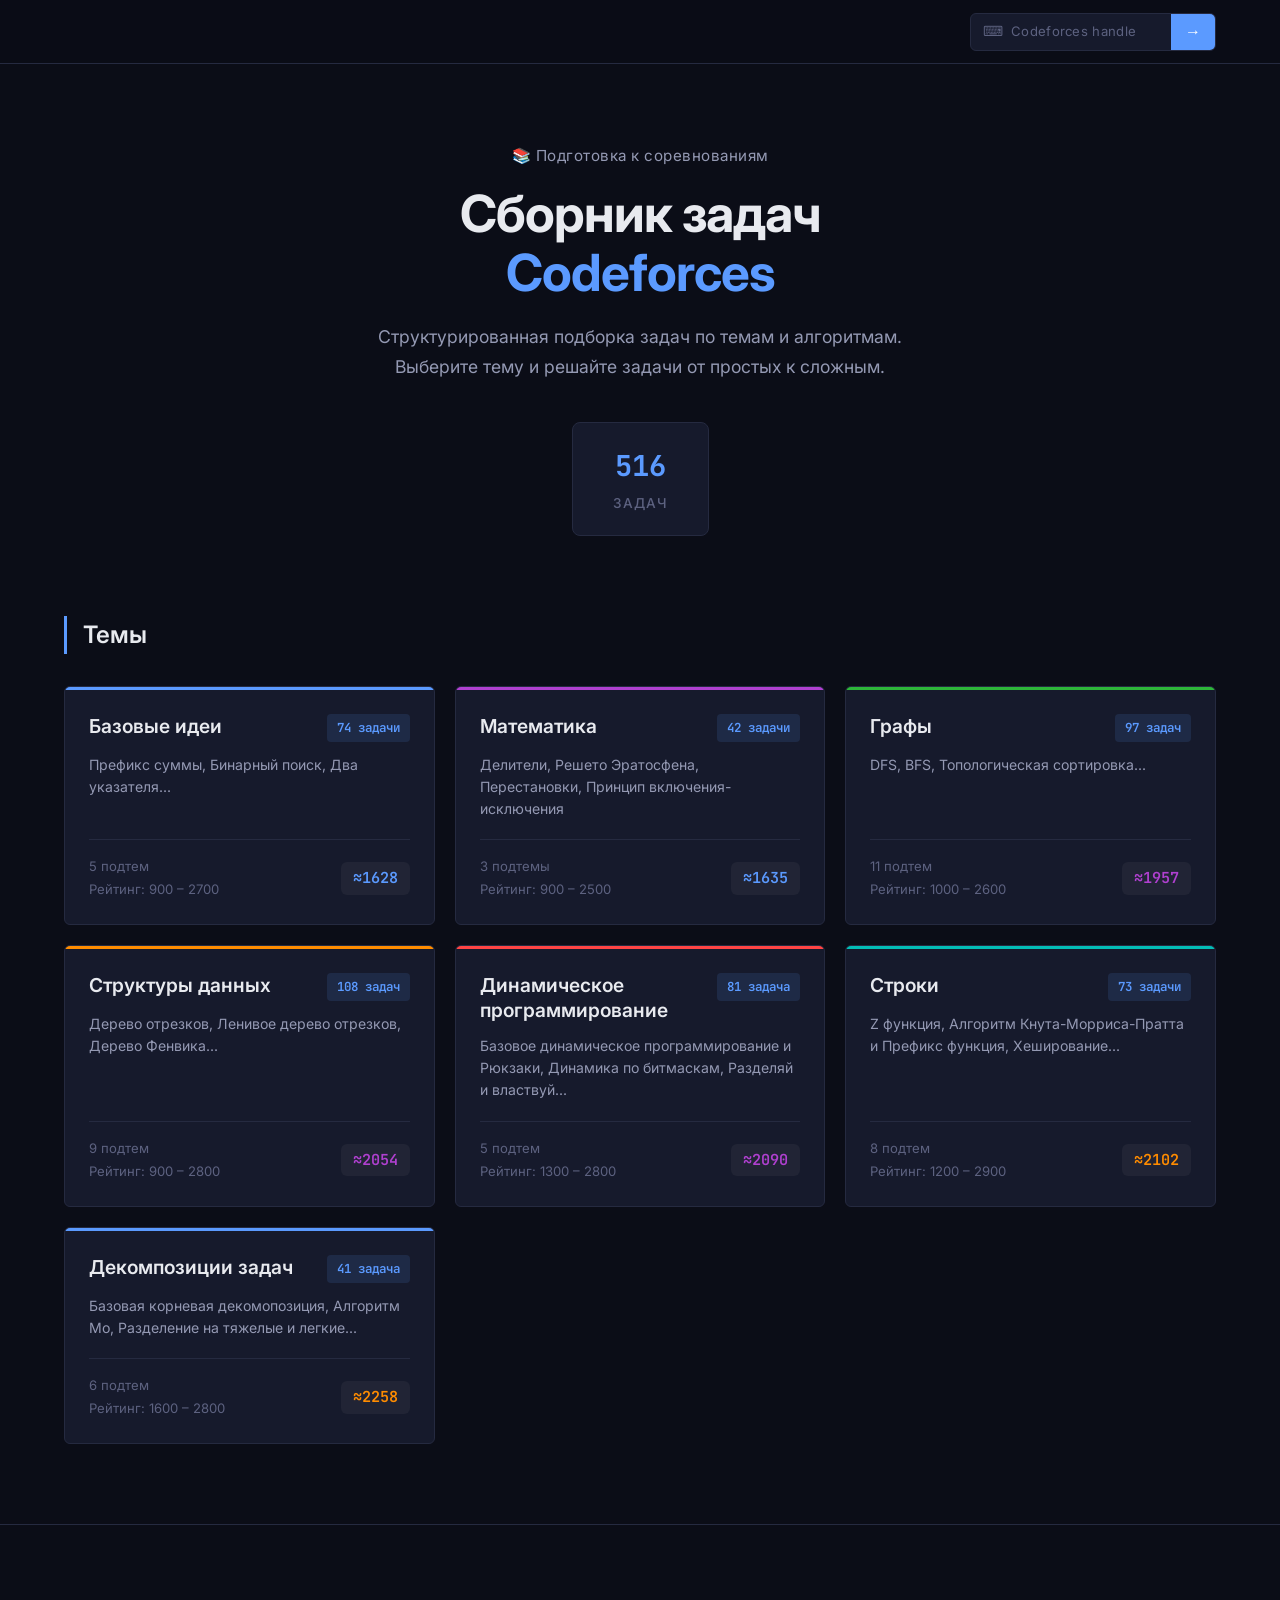
<file: index.html>
<!DOCTYPE html>
<html lang="ru">
<head>
    <meta charset="UTF-8">
    <meta name="viewport" content="width=device-width, initial-scale=1.0">
    <title>Сборник задач Codeforces</title>
    <link rel="stylesheet" href="style.css">
    <link rel="preconnect" href="https://fonts.googleapis.com">
    <link href="https://fonts.googleapis.com/css2?family=JetBrains+Mono:wght@400;500;600;700&family=Inter:wght@300;400;500;600;700&display=swap" rel="stylesheet">
</head>
<body>
    <header class="header">
        <div class="container header-inner">

            <div class="handle-widget">
                <div class="handle-input-wrap">
                    <span class="handle-icon">⌨</span>
                    <input
                        type="text"
                        id="handleInput"
                        class="handle-input"
                        placeholder="Codeforces handle"
                        autocomplete="off"
                        spellcheck="false"
                    >
                    <button class="handle-btn" id="handleSubmit" title="Загрузить">→</button>
                    <button class="handle-clear" id="handleClear" title="Сменить handle">✕</button>
                </div>
            </div>
        </div>
    </header>

    <main>
        <section class="hero">
            <div class="container">
                <p class="hero-eyebrow">📚 Подготовка к соревнованиям</p>
                <h1 class="hero-title">Сборник задач<br><span class="gradient-text">Codeforces</span></h1>
                <p class="hero-desc">Структурированная подборка задач по темам и алгоритмам.<br>Выберите тему и решайте задачи от простых к сложным.</p>
                <div class="stats">
                    <div class="stat-item">
                        <span class="stat-number" id="stat-tasks">516</span>
                        <span class="stat-label">Задач</span>
                    </div>
                </div>
            </div>
        </section>

        <section class="themes-section">
            <div class="container">
                <h2 class="section-title">Темы</h2>
                <div class="themes-grid">
                    <!-- THEMES_START -->
<a href="themes/bazovye-idei.html" class="theme-card" style="--card-accent: #5b9aff" data-urls='["https://codeforces.com/contest/2158/problem/C", "https://codeforces.com/problemset/problem/474/B", "https://codeforces.com/contest/1832/problem/B", "https://codeforces.com/problemset/problem/877/B", "https://codeforces.com/contest/2152/problem/C", "https://codeforces.com/problemset/problem/363/B", "https://codeforces.com/contest/1807/problem/D", "codeforces.com/contest/433/problem/B", "https://codeforces.com/problemset/problem/2169/C", "https://codeforces.com/contest/1119/problem/B", "https://codeforces.com/problemset/problem/1862/D", "https://codeforces.com/contest/1201/problem/C", "https://codeforces.com/problemset/problem/1701/C", "https://codeforces.com/problemset/problem/1612/C", "https://codeforces.com/problemset/problem/1907/D", "https://codeforces.com/problemset/problem/1221/C", "https://codeforces.com/contest/2162/problem/D", "https://codeforces.com/problemset/problem/1703/F", "https://codeforces.com/contest/600/problem/B", "https://codeforces.com/contest/2203/problem/C", "https://codeforces.com/contest/2170/problem/C", "https://codeforces.com/problemset/problem/348/A", "https://codeforces.com/problemset/problem/1538/F", "https://codeforces.com/contest/2014/problem/C", "https://codeforces.com/contest/2020/problem/B", "https://codeforces.com/contest/1996/problem/F", "https://codeforces.com/problemset/problem/2000/D", "https://codeforces.com/problemset/problem/1538/C", "https://codeforces.com/contest/702/problem/C", "https://codeforces.com/problemset/problem/1475/D", "https://codeforces.com/contest/2170/problem/C", "https://codeforces.com/problemset/problem/701/C", "https://codeforces.com/problemset/problem/1006/C", "https://codeforces.com/problemset/problem/2149/E", "https://codeforces.com/problemset/problem/2112/C", "https://codeforces.com/problemset/problem/2148/E", "https://codeforces.com/contest/1777/problem/C", "https://codeforces.com/problemset/problem/715/B", "https://codeforces.com/contest/2132/problem/E", "https://codeforces.com/problemset/problem/1538/G", "https://codeforces.com/problemset/problem/439/D", "https://codeforces.com/contest/1999/problem/G2", "https://codeforces.com/problemset/problem/578/C", "https://codeforces.com/problemset/problem/1848/D", "https://codeforces.com/problemset/problem/1059/D", "https://codeforces.com/contest/1355/problem/E", "https://codeforces.com/contest/626/problem/E", "https://codeforces.com/problemset/problem/1538/G", "https://codeforces.com/contest/1928/problem/D", "https://codeforces.com/contest/2109/problem/C1", "https://codeforces.com/problemset/problem/1355/F", "https://codeforces.com/problemset/problem/1061/F", "https://codeforces.com/contest/1807/problem/E", "https://codeforces.com/problemset/problem/1486/C1", "https://codeforces.com/problemset/problem/679/A", "https://codeforces.com/problemset/problem/1621/C", "https://codeforces.com/problemset/problem/1207/E", "https://codeforces.com/problemset/problem/1583/D", "https://codeforces.com/problemset/problem/1780/D", "https://codeforces.com/contest/2162/problem/D", "https://codeforces.com/contest/2133/problem/C", "https://codeforces.com/contest/2209/problem/C", "https://codeforces.com/contest/1534/problem/D", "https://codeforces.com/problemset/problem/1282/D", "https://codeforces.com/problemset/problem/1407/C", "https://codeforces.com/problemset/problem/1451/E1", "https://codeforces.com/problemset/problem/1364/E", "https://codeforces.com/problemset/problem/1556/D", "https://codeforces.com/contest/1999/problem/G1", "https://codeforces.com/contest/2160/problem/D", "https://codeforces.com/contest/2156/problem/D", "https://codeforces.com/problemset/problem/1104/D", "https://codeforces.com/problemset/problem/1114/E", "https://codeforces.com/problemset/problem/1779/E"]'>
    <div class="theme-card-accent"></div>
    <div class="theme-card-body">
        <div class="theme-card-header">
            <h3 class="theme-card-title">Базовые идеи</h3>
            <span class="theme-card-badge">74 задачи</span>
        </div>
        <p class="theme-card-subtags">Префикс суммы, Бинарный поиск, Два указателя...</p>
        <div class="theme-card-footer">
            <div class="theme-card-meta">
                <span>5 подтем</span>
                <span>Рейтинг: 900 – 2700</span>
            </div>
            <span class="theme-card-avg rating-expert">≈1628</span>
        </div>
    </div>
</a>
<a href="themes/matematika.html" class="theme-card" style="--card-accent: #b040d0" data-urls='["https://codeforces.com/contest/1529/problem/D", "https://codeforces.com/contest/450/problem/E", "https://codeforces.com/contest/2203/problem/D", "https://codeforces.com/contest/803/problem/F", "https://codeforces.com/contest/1499/problem/D", "https://codeforces.com/problemset/problem/2173/C", "https://codeforces.com/problemset/problem/230/B", "https://codeforces.com/problemset/problem/17/A", "https://codeforces.com/contest/154/problem/B", "https://codeforces.com/contest/546/problem/D", "https://codeforces.com/contest/222/problem/C", "https://codeforces.com/contest/1649/problem/D", "https://codeforces.com/contest/1561/problem/D2", "https://codeforces.com/contest/1225/problem/D", "https://codeforces.com/contest/1349/problem/A", "https://codeforces.com/contest/1154/problem/G", "https://codeforces.com/contest/776/problem/B", "https://codeforces.com/problemset/problem/1850/F", "https://codeforces.com/contest/2091/problem/E", "https://codeforces.com/contest/2154/problem/C1", "https://codeforces.com/contest/2167/problem/D", "https://codeforces.com/problemset/problem/2044/E", "https://codeforces.com/contest/987/problem/E", "https://codeforces.com/contest/2033/problem/E", "https://codeforces.com/contest/1768/problem/D", "https://codeforces.com/problemset/problem/1327/D", "https://codeforces.com/contest/612/problem/E", "https://codeforces.com/problemset/problem/1591/D", "https://codeforces.com/contest/911/problem/D", "https://codeforces.com/contest/300/problem/C", "https://codeforces.com/problemset/problem/1771/A", "https://codeforces.com/contest/2182/problem/C", "https://codeforces.com/problemset/problem/1957/C", "https://codeforces.com/contest/1475/problem/E", "https://codeforces.com/problemset/problem/2146/B", "https://codeforces.com/contest/1879/problem/C", "https://codeforces.com/contest/2163/problem/C", "https://codeforces.com/contest/2182/problem/D", "https://codeforces.com/problemset/problem/407/C", "https://codeforces.com/contest/2037/problem/G", "https://codeforces.com/contest/1750/problem/D", "https://codeforces.com/contest/2125/problem/C"]'>
    <div class="theme-card-accent"></div>
    <div class="theme-card-body">
        <div class="theme-card-header">
            <h3 class="theme-card-title">Математика</h3>
            <span class="theme-card-badge">42 задачи</span>
        </div>
        <p class="theme-card-subtags">Делители, Решето Эратосфена, Перестановки, Принцип включения-исключения</p>
        <div class="theme-card-footer">
            <div class="theme-card-meta">
                <span>3 подтемы</span>
                <span>Рейтинг: 900 – 2500</span>
            </div>
            <span class="theme-card-avg rating-expert">≈1635</span>
        </div>
    </div>
</a>
<a href="themes/grafy.html" class="theme-card" style="--card-accent: #2db539" data-urls='["https://codeforces.com/contest/1093/problem/D", "https://codeforces.com/problemset/problem/1176/E", "https://codeforces.com/contest/1144/problem/F", "https://codeforces.com/contest/841/problem/D", "https://codeforces.com/contest/1805/problem/D", "https://codeforces.com/contest/378/problem/C", "https://codeforces.com/contest/862/problem/B", "https://codeforces.com/contest/813/problem/C", "https://codeforces.com/contest/24/problem/A", "https://codeforces.com/contest/727/problem/A", "https://codeforces.com/problemset/problem/580/C", "https://codeforces.com/contest/638/problem/C", "https://codeforces.com/contest/1676/problem/G", "https://codeforces.com/contest/242/problem/C", "https://codeforces.com/contest/769/problem/C", "https://codeforces.com/problemset/problem/1661/B", "https://codeforces.com/contest/1941/problem/D", "https://codeforces.com/contest/796/problem/D", "https://codeforces.com/contest/1037/problem/D", "https://codeforces.com/contest/1651/problem/D", "https://codeforces.com/contest/35/problem/C", "https://codeforces.com/contest/1272/problem/E", "https://codeforces.com/contest/1775/problem/D", "https://codeforces.com/problemset/problem/187/C", "https://codeforces.com/problemset/problem/510/C", "https://codeforces.com/problemset/problem/1931/F", "https://codeforces.com/contest/1385/problem/E", "https://codeforces.com/problemset/problem/2143/C", "https://codeforces.com/contest/427/problem/C", "https://codeforces.com/contest/999/problem/E", "https://codeforces.com/contest/505/problem/D", "https://codeforces.com/contest/22/problem/E", "https://codeforces.com/contest/894/problem/E", "https://codeforces.com/contest/1239/problem/D", "https://codeforces.com/contest/781/problem/C", "https://codeforces.com/contest/1891/problem/F", "https://codeforces.com/contest/916/problem/E", "https://codeforces.com/problemset/problem/620/E", "https://codeforces.com/contest/208/problem/E", "https://codeforces.com/problemset/problem/343/D", "https://codeforces.com/problemset/problem/877/E", "https://codeforces.com/contest/1916/problem/E", "https://codeforces.com/contest/508/problem/D", "https://codeforces.com/contest/723/problem/E", "https://codeforces.com/contest/2110/problem/E", "https://codeforces.com/problemset/problem/21/D", "https://codeforces.com/contest/1361/problem/C", "https://codeforces.com/contest/1981/problem/D", "https://codeforces.com/problemset/problem/788/B", "https://codeforces.com/contest/1634/problem/E", "https://codeforces.com/problemset/problem/652/E", "https://codeforces.com/contest/732/problem/F", "https://codeforces.com/contest/2132/problem/F", "https://codeforces.com/contest/1986/problem/F", "https://codeforces.com/problemset/problem/1000/E", "https://codeforces.com/problemset/problem/567/E", "https://codeforces.com/problemset/problem/59/E", "https://codeforces.com/problemset/problem/449/B", "https://codeforces.com/contest/2024/problem/D", "https://codeforces.com/problemset/problem/1433/G", "https://codeforces.com/contest/1810/problem/E", "https://codeforces.com/contest/2059/problem/D", "https://codeforces.com/problemset/problem/1473/E", "https://codeforces.com/problemset/problem/20/C", "https://codeforces.com/contest/1846/problem/G", "https://codeforces.com/contest/1915/problem/G", "https://codeforces.com/contest/2014/problem/E", "https://codeforces.com/problemset/problem/295/B", "https://codeforces.com/contest/25/problem/C", "https://codeforces.com/contest/33/problem/B", "https://codeforces.com/contest/2044/problem/G1", "https://codeforces.com/contest/1454/problem/E", "https://codeforces.com/contest/263/problem/D", "https://codeforces.com/contest/1635/problem/E", "https://codeforces.com/contest/1971/problem/H", "https://codeforces.com/contest/776/problem/D", "https://codeforces.com/contest/1475/problem/F", "https://codeforces.com/problemset/problem/1844/E", "https://codeforces.com/contest/1903/problem/F", "https://codeforces.com/problemset/problem/959/E", "https://codeforces.com/contest/1981/problem/E", "https://codeforces.com/contest/1095/problem/F", "https://codeforces.com/contest/1108/problem/F", "https://codeforces.com/problemset/problem/1408/E", "https://codeforces.com/contest/125/problem/E", "https://codeforces.com/contest/76/problem/A", "https://codeforces.com/problemset/problem/1857/G", "https://codeforces.com/problemset/problem/1513/D", "https://codeforces.com/contest/609/problem/E", "https://codeforces.com/contest/160/problem/D", "https://codeforces.com/problemset/problem/891/C", "https://codeforces.com/problemset/problem/744/A", "https://codeforces.com/contest/1213/problem/G", "https://codeforces.com/contest/1624/problem/G", "https://codeforces.com/contest/598/problem/D", "https://codeforces.com/contest/472/problem/D", "https://codeforces.com/problemset/problem/32/C"]'>
    <div class="theme-card-accent"></div>
    <div class="theme-card-body">
        <div class="theme-card-header">
            <h3 class="theme-card-title">Графы</h3>
            <span class="theme-card-badge">97 задач</span>
        </div>
        <p class="theme-card-subtags">DFS, BFS, Топологическая сортировка...</p>
        <div class="theme-card-footer">
            <div class="theme-card-meta">
                <span>11 подтем</span>
                <span>Рейтинг: 1000 – 2600</span>
            </div>
            <span class="theme-card-avg rating-cm">≈1957</span>
        </div>
    </div>
</a>
<a href="themes/struktury-dannykh.html" class="theme-card" style="--card-accent: #ff8c00" data-urls='["https://codeforces.com/problemset/problem/1234/D", "https://codeforces.com/problemset/problem/339/D", "https://codeforces.com/contest/380/problem/C", "https://codeforces.com/contest/474/problem/F", "https://codeforces.com/contest/482/problem/B", "https://codeforces.com/contest/597/problem/C", "https://codeforces.com/problemset/problem/920/F", "https://codeforces.com/contest/396/problem/C", "https://codeforces.com/contest/301/problem/D", "https://codeforces.com/contest/383/problem/C", "https://codeforces.com/problemset/problem/914/D", "https://codeforces.com/contest/2000/problem/H", "https://codeforces.com/problemset/problem/2149/G", "https://codeforces.com/problemset/problem/1691/D", "https://codeforces.com/contest/2184/problem/G", "https://codeforces.com/contest/594/problem/D", "https://codeforces.com/contest/115/problem/E", "https://codeforces.com/contest/61/problem/E", "https://codeforces.com/contest/459/problem/D", "https://codeforces.com/contest/2185/problem/F", "https://codeforces.com/contest/145/problem/E", "https://codeforces.com/problemset/problem/242/E", "https://codeforces.com/problemset/problem/558/E", "https://codeforces.com/contest/1791/problem/F", "https://codeforces.com/contest/438/problem/D", "https://codeforces.com/problemset/problem/52/C", "https://codeforces.com/contest/516/problem/C", "https://codeforces.com/contest/1924/problem/B", "https://codeforces.com/contest/1916/problem/E", "https://codeforces.com/problemset/problem/343/D", "https://codeforces.com/contest/838/problem/B", "https://codeforces.com/contest/1179/problem/C", "https://codeforces.com/problemset/problem/817/F", "https://codeforces.com/contest/1555/problem/E", "https://codeforces.com/problemset/problem/1114/F", "https://codeforces.com/contest/446/problem/C", "https://codeforces.com/problemset/problem/1919/F1", "https://codeforces.com/contest/1132/problem/G", "https://codeforces.com/contest/2176/problem/E", "https://codeforces.com/contest/961/problem/E", "https://codeforces.com/contest/1788/problem/E", "https://codeforces.com/contest/2185/problem/H", "https://codeforces.com/contest/150/problem/B", "https://codeforces.com/contest/1559/problem/D1", "https://codeforces.com/problemset/problem/1167/C", "https://codeforces.com/contest/2184/problem/E", "https://codeforces.com/contest/468/problem/B", "https://codeforces.com/contest/1213/problem/G", "https://codeforces.com/contest/1624/problem/G", "https://codeforces.com/contest/766/problem/D", "https://codeforces.com/contest/915/problem/F", "https://codeforces.com/problemset/problem/990/G", "https://codeforces.com/contest/1559/problem/D2", "https://codeforces.com/contest/2117/problem/G", "https://codeforces.com/problemset/problem/187/C", "https://codeforces.com/contest/629/problem/E", "https://codeforces.com/contest/733/problem/F", "https://codeforces.com/contest/855/problem/D", "https://codeforces.com/contest/916/problem/E", "https://codeforces.com/contest/1843/problem/F2", "https://codeforces.com/contest/1175/problem/E", "https://codeforces.com/problemset/problem/2195/G", "https://codeforces.com/contest/372/problem/D", "https://codeforces.com/contest/1328/problem/E", "https://codeforces.com/contest/1702/problem/G2", "https://codeforces.com/contest/832/problem/D", "https://codeforces.com/contest/1142/problem/B", "https://codeforces.com/contest/208/problem/E", "https://codeforces.com/contest/191/problem/C", "https://codeforces.com/contest/466/problem/E", "https://codeforces.com/contest/519/problem/E", "https://codeforces.com/contest/587/problem/C", "https://codeforces.com/contest/609/problem/E", "https://codeforces.com/contest/2050/problem/F", "https://codeforces.com/problemset/problem/1878/E", "https://codeforces.com/contest/474/problem/F", "https://codeforces.com/contest/475/problem/D", "https://codeforces.com/problemset/problem/514/D", "https://codeforces.com/contest/675/problem/E", "https://codeforces.com/contest/863/problem/E", "https://codeforces.com/contest/1547/problem/F", "https://codeforces.com/contest/873/problem/E", "https://codeforces.com/contest/2069/problem/F", "https://codeforces.com/contest/2104/problem/G", "https://codeforces.com/contest/813/problem/F", "https://codeforces.com/contest/601/problem/E", "https://codeforces.com/contest/1386/problem/C", "https://codeforces.com/edu/course/2/lesson/7/3/practice/contest/289392/problem/C", "https://codeforces.com/contest/981/problem/E", "https://codeforces.com/contest/1140/problem/F", "https://codeforces.com/problemset/problem/1918/B", "https://codeforces.com/problemset/problem/1915/F", "https://codeforces.com/contest/1430/problem/E", "https://codeforces.com/contest/911/problem/D", "https://codeforces.com/contest/1526/problem/D", "https://codeforces.com/problemset/problem/5/C", "https://codeforces.com/problemset/problem/1726/C", "https://codeforces.com/problemset/problem/1023/C", "https://codeforces.com/contest/1153/problem/C", "https://codeforces.com/problemset/problem/612/C", "https://codeforces.com/problemset/problem/1837/D", "https://codeforces.com/contest/785/problem/D", "https://codeforces.com/problemset/problem/1015/F", "https://codeforces.com/problemset/problem/670/E", "https://codeforces.com/problemset/problem/223/A", "https://codeforces.com/contest/380/problem/C", "https://codeforces.com/contest/1976/problem/D", "https://codeforces.com/contest/2144/problem/F"]'>
    <div class="theme-card-accent"></div>
    <div class="theme-card-body">
        <div class="theme-card-header">
            <h3 class="theme-card-title">Структуры данных</h3>
            <span class="theme-card-badge">108 задач</span>
        </div>
        <p class="theme-card-subtags">Дерево отрезков, Ленивое дерево отрезков, Дерево Фенвика...</p>
        <div class="theme-card-footer">
            <div class="theme-card-meta">
                <span>9 подтем</span>
                <span>Рейтинг: 900 – 2800</span>
            </div>
            <span class="theme-card-avg rating-cm">≈2054</span>
        </div>
    </div>
</a>
<a href="themes/dinamicheskoe-programmirovanie.html" class="theme-card" style="--card-accent: #ff4444" data-urls='["https://codeforces.com/contest/148/problem/E", "https://codeforces.com/contest/1637/problem/D", "https://codeforces.com/contest/1077/problem/F1", "https://codeforces.com/contest/1216/problem/F", "https://codeforces.com/contest/2176/problem/D", "https://codeforces.com/problemset/problem/2075/D", "https://codeforces.com/contest/2166/problem/D", "https://codeforces.com/contest/2144/problem/E1", "https://codeforces.com/contest/1675/problem/G", "https://codeforces.com/contest/1078/problem/B", "https://codeforces.com/problemset/problem/1132/E", "https://codeforces.com/problemset/problem/698/A", "https://codeforces.com/problemset/problem/366/C", "https://codeforces.com/contest/2193/problem/E", "https://codeforces.com/contest/2193/problem/F", "https://codeforces.com/problemset/problem/1881/E", "https://codeforces.com/contest/837/problem/D", "https://codeforces.com/contest/1989/problem/D", "https://codeforces.com/problemset/problem/506/A", "https://codeforces.com/contest/577/problem/B", "https://codeforces.com/contest/687/problem/C", "https://codeforces.com/contest/1446/problem/A", "https://codeforces.com/problemset/problem/1418/C", "https://codeforces.com/problemset/problem/1969/C", "https://codeforces.com/problemset/problem/1954/D", "https://codeforces.com/contest/2/problem/B", "https://codeforces.com/contest/742/problem/D", "https://codeforces.com/contest/2029/problem/C", "https://codeforces.com/contest/1994/problem/G", "https://codeforces.com/problemset/problem/2132/D", "https://codeforces.com/contest/1670/problem/F", "https://codeforces.com/problemset/problem/509/C", "https://codeforces.com/contest/1073/problem/E", "https://codeforces.com/contest/1036/problem/C", "https://codeforces.com/contest/2121/problem/E", "https://codeforces.com/problemset/problem/204/A", "https://codeforces.com/contest/11/problem/D", "https://codeforces.com/contest/1316/problem/E", "https://codeforces.com/contest/1950/problem/G", "https://codeforces.com/problemset/problem/580/D", "https://codeforces.com/problemset/problem/21/D", "https://codeforces.com/contest/895/problem/C", "https://codeforces.com/problemset/problem/8/C", "https://codeforces.com/problemset/problem/16/E", "https://codeforces.com/contest/453/problem/B", "https://codeforces.com/contest/678/problem/E", "https://codeforces.com/problemset/problem/757/D", "https://codeforces.com/problemset/problem/71/E", "https://codeforces.com/contest/762/problem/D", "https://codeforces.com/problemset/problem/413/D", "https://codeforces.com/contest/2140/problem/E1", "https://codeforces.com/problemset/problem/1238/E", "https://codeforces.com/contest/662/problem/C", "https://codeforces.com/contest/2140/problem/E2", "https://codeforces.com/contest/321/problem/E", "https://codeforces.com/contest/833/problem/B", "https://codeforces.com/contest/673/problem/E", "https://codeforces.com/contest/1527/problem/E", "https://codeforces.com/contest/868/problem/F", "https://codeforces.com/contest/1101/problem/F", "https://codeforces.com/problemset/problem/1601/C", "https://codeforces.com/contest/101/problem/E", "https://codeforces.com/problemset/problem/1304/D", "https://codeforces.com/problemset/problem/1682/C", "https://codeforces.com/contest/977/problem/F", "https://codeforces.com/problemset/problem/10/D", "https://codeforces.com/contest/76/problem/F", "https://codeforces.com/problemset/problem/486/E", "https://codeforces.com/problemset/gymProblem/101821/B", "https://codeforces.com/contest/2160/problem/G1", "https://codeforces.com/contest/673/problem/E", "https://codeforces.com/contest/319/problem/C", "https://codeforces.com/problemset/problem/660/F", "https://codeforces.com/contest/1083/problem/E", "https://codeforces.com/problemset/problem/631/E", "https://codeforces.com/contest/932/problem/F", "https://codeforces.com/contest/1627/problem/E", "https://codeforces.com/contest/1388/problem/E", "https://codeforces.com/contest/311/problem/B", "https://codeforces.com/problemset/problem/377/E", "https://codeforces.com/contest/91/problem/E"]'>
    <div class="theme-card-accent"></div>
    <div class="theme-card-body">
        <div class="theme-card-header">
            <h3 class="theme-card-title">Динамическое программирование</h3>
            <span class="theme-card-badge">81 задача</span>
        </div>
        <p class="theme-card-subtags">Базовое динамическое программирование и Рюкзаки, Динамика по битмаскам, Разделяй и властвуй...</p>
        <div class="theme-card-footer">
            <div class="theme-card-meta">
                <span>5 подтем</span>
                <span>Рейтинг: 1300 – 2800</span>
            </div>
            <span class="theme-card-avg rating-cm">≈2090</span>
        </div>
    </div>
</a>
<a href="themes/stroki.html" class="theme-card" style="--card-accent: #03bdb6" data-urls='["https://codeforces.com/problemset/problem/471/D", "https://codeforces.com/problemset/problem/432/D", "https://codeforces.com/problemset/problem/535/D", "https://codeforces.com/problemset/problem/119/D", "https://codeforces.com/problemset/problem/126/B", "https://codeforces.com/problemset/problem/1968/G2", "https://codeforces.com/contest/2209/problem/E", "https://codeforces.com/problemset/problem/471/D", "https://codeforces.com/contest/2209/problem/E", "https://codeforces.com/contest/494/problem/B", "https://codeforces.com/problemset/problem/631/D", "https://codeforces.com/problemset/problem/119/D", "https://codeforces.com/problemset/problem/1015/F", "https://codeforces.com/contest/291/problem/E", "https://codeforces.com/contest/825/problem/F", "https://codeforces.com/problemset/problem/25/E", "https://codeforces.com/problemset/problem/1200/E", "https://codeforces.com/contest/2205/problem/E", "https://codeforces.com/problemset/problem/535/D", "https://codeforces.com/contest/2010/problem/C2", "https://codeforces.com/contest/808/problem/G", "https://codeforces.com/problemset/problem/346/B", "https://codeforces.com/problemset/problem/126/B", "https://codeforces.com/contest/625/problem/B", "https://codeforces.com/contest/19/problem/C", "https://codeforces.com/contest/7/problem/D", "https://codeforces.com/problemset/problem/1056/E", "https://codeforces.com/contest/825/problem/F", "https://codeforces.com/contest/835/problem/D", "https://codeforces.com/problemset/problem/25/E", "https://codeforces.com/problemset/problem/471/D", "https://codeforces.com/contest/1943/problem/B", "https://codeforces.com/problemset/problem/580/E", "https://codeforces.com/contest/716/problem/E", "https://codeforces.com/problemset/problem/126/B", "https://codeforces.com/problemset/problem/119/D", "https://codeforces.com/problemset/problem/154/C", "https://codeforces.com/problemset/problem/963/D", "https://codeforces.com/problemset/problem/1400/F", "https://codeforces.com/contest/2144/problem/F", "https://codeforces.com/contest/163/problem/E", "https://codeforces.com/contest/2050/problem/E", "https://codeforces.com/problemset/problem/463/D", "https://codeforces.com/contest/1326/problem/D2", "https://codeforces.com/contest/1943/problem/B", "https://codeforces.com/edu/course/2/lesson/2/4/practice/contest/269119/problem/A", "https://codeforces.com/edu/course/2/lesson/2/3/practice/contest/269118/problem/A", "https://codeforces.com/edu/course/2/lesson/2/5/practice/contest/269656/problem/C", "https://codeforces.com/problemset/problem/149/E", "https://codeforces.com/problemset/problem/963/D", "https://codeforces.com/contest/822/problem/E", "https://codeforces.com/contest/873/problem/F", "https://codeforces.com/edu/course/2/lesson/2/5/practice/contest/269656/problem/D", "https://codeforces.com/edu/course/2/lesson/2/5/practice/contest/269656/problem/E", "https://codeforces.com/edu/course/2/lesson/2/5/practice/contest/269656/problem/F", "https://codeforces.com/contest/1090/problem/J", "https://codeforces.com/problemset/problem/653/F", "https://codeforces.com/contest/1055/problem/F", "https://codeforces.com/contest/1851/problem/F", "https://codeforces.com/contest/1983/problem/F", "https://codeforces.com/contest/1980/problem/G", "https://codeforces.com/contest/1792/problem/D", "https://codeforces.com/problemset/problem/1902/E", "https://codeforces.com/contest/706/problem/D", "https://codeforces.com/problemset/problem/665/E", "https://codeforces.com/problemset/problem/282/E", "https://codeforces.com/contest/817/problem/E", "https://codeforces.com/contest/271/problem/D", "https://codeforces.com/contest/2093/problem/G", "https://codeforces.com/contest/842/problem/D", "https://codeforces.com/contest/456/problem/D", "https://codeforces.com/contest/965/problem/E", "https://codeforces.com/contest/1416/problem/C"]'>
    <div class="theme-card-accent"></div>
    <div class="theme-card-body">
        <div class="theme-card-header">
            <h3 class="theme-card-title">Строки</h3>
            <span class="theme-card-badge">73 задачи</span>
        </div>
        <p class="theme-card-subtags">Z функция, Алгоритм Кнута-Морриса-Пратта и Префикс функция, Хеширование...</p>
        <div class="theme-card-footer">
            <div class="theme-card-meta">
                <span>8 подтем</span>
                <span>Рейтинг: 1200 – 2900</span>
            </div>
            <span class="theme-card-avg rating-master">≈2102</span>
        </div>
    </div>
</a>
<a href="themes/dekompozitsii-zadach.html" class="theme-card" style="--card-accent: #5b9aff" data-urls='["https://codeforces.com/problemset/problem/911/G", "https://codeforces.com/contest/2148/problem/F", "https://codeforces.com/contest/86/problem/D", "https://codeforces.com/contest/617/problem/E", "https://codeforces.com/contest/220/problem/B", "https://codeforces.com/contest/2014/problem/H", "https://codeforces.com/problemset/problem/375/D", "https://codeforces.com/contest/351/problem/D", "https://codeforces.com/problemset/problem/840/D", "https://codeforces.com/contest/877/problem/F", "https://codeforces.com/contest/577/problem/E", "https://codeforces.com/contest/220/problem/B", "https://codeforces.com/contest/677/problem/D", "https://codeforces.com/contest/2196/problem/B", "https://codeforces.com/contest/348/problem/C", "https://codeforces.com/problemset/problem/13/E", "https://codeforces.com/contest/1619/problem/H", "https://codeforces.com/contest/1580/problem/C", "https://codeforces.com/contest/2155/problem/F", "https://codeforces.com/contest/1582/problem/E", "https://codeforces.com/contest/1921/problem/F", "https://codeforces.com/contest/506/problem/D", "https://codeforces.com/contest/321/problem/C", "https://codeforces.com/problemset/problem/342/E", "https://codeforces.com/contest/914/problem/E", "https://codeforces.com/problemset/problem/766/E", "https://codeforces.com/contest/1387/problem/B2", "https://codeforces.com/contest/716/problem/E", "https://codeforces.com/contest/776/problem/F", "https://codeforces.com/contest/293/problem/E", "https://codeforces.com/contest/888/problem/E", "https://codeforces.com/contest/1006/problem/F", "https://codeforces.com/problemset/problem/585/D", "https://codeforces.com/contest/912/problem/E", "https://codeforces.com/problemset/problem/1767/E", "https://codeforces.com/problemset/problem/1257/F", "https://codeforces.com/contest/995/problem/E", "https://codeforces.com/problemset/problem/1000/C", "https://codeforces.com/contest/1950/problem/G", "https://codeforces.com/contest/540/problem/E", "https://codeforces.com/contest/863/problem/E"]'>
    <div class="theme-card-accent"></div>
    <div class="theme-card-body">
        <div class="theme-card-header">
            <h3 class="theme-card-title">Декомпозиции задач</h3>
            <span class="theme-card-badge">41 задача</span>
        </div>
        <p class="theme-card-subtags">Базовая корневая декомопозиция, Алгоритм Мо, Разделение на тяжелые и легкие...</p>
        <div class="theme-card-footer">
            <div class="theme-card-meta">
                <span>6 подтем</span>
                <span>Рейтинг: 1600 – 2800</span>
            </div>
            <span class="theme-card-avg rating-master">≈2258</span>
        </div>
    </div>
</a>
                </div>
            </div>
        </section>
    </main>

    <footer class="footer">
        <div class="container footer-inner">
        </div>
    </footer>

<script src="app.js"></script>
</body>
</html>
</file>
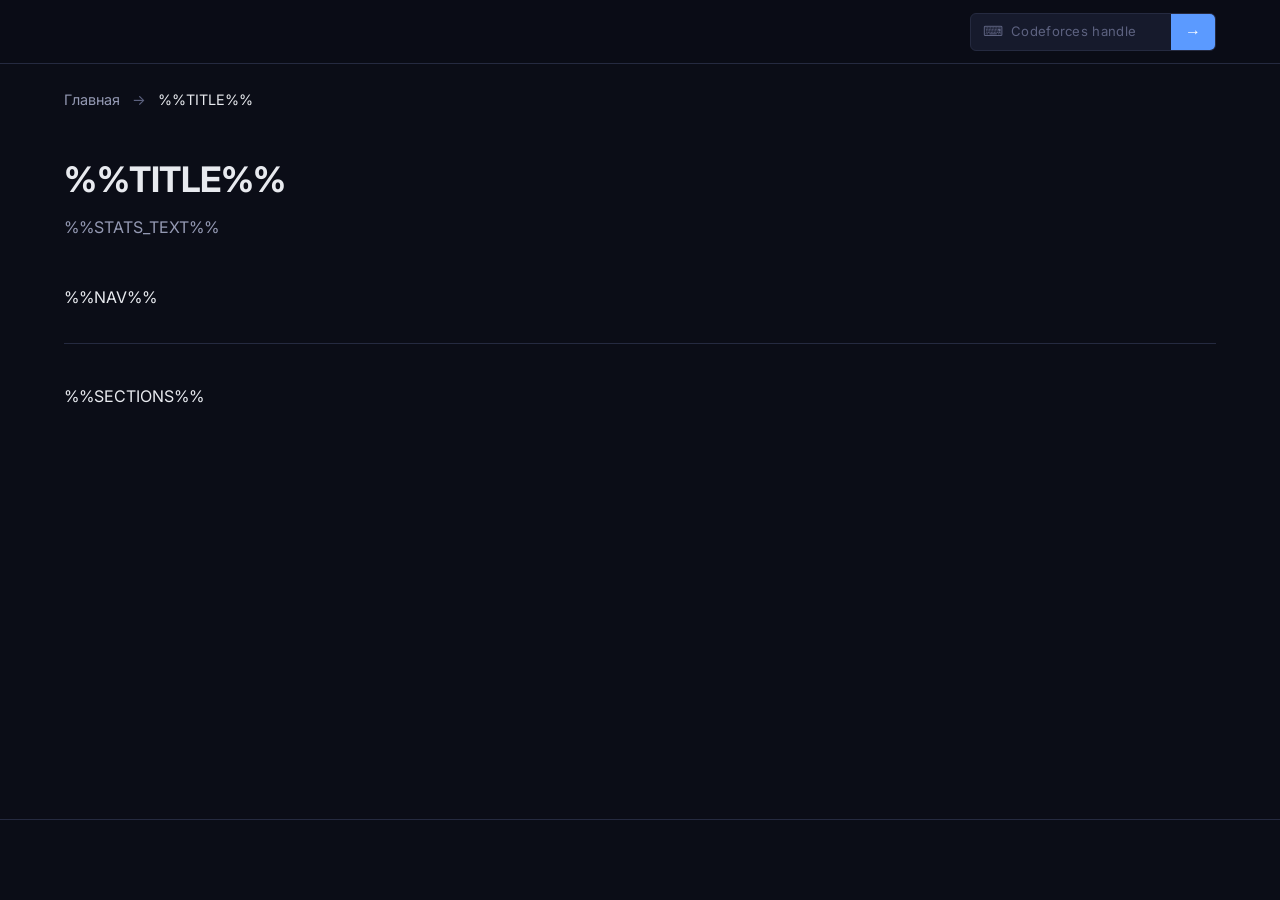
<file: theme_page_template.html>
<!DOCTYPE html>
<html lang="ru">
<head>
    <meta charset="UTF-8">
    <meta name="viewport" content="width=device-width, initial-scale=1.0">
    <link rel="stylesheet" href="../style.css">
    <link rel="preconnect" href="https://fonts.googleapis.com">
    <link href="https://fonts.googleapis.com/css2?family=JetBrains+Mono:wght@400;500;600;700&family=Inter:wght@300;400;500;600;700&display=swap" rel="stylesheet">
</head>
<body>

    <header class="header">
        <div class="container header-inner">
            <a href="../index.html" class="logo">
            </a>

            <div class="handle-widget">
                <div class="handle-input-wrap">
                    <span class="handle-icon">⌨</span>
                    <input
                        type="text"
                        id="handleInput"
                        class="handle-input"
                        placeholder="Codeforces handle"
                        autocomplete="off"
                        spellcheck="false"
                    >
                    <button class="handle-btn" id="handleSubmit" title="Загрузить">→</button>
                    <button class="handle-clear" id="handleClear" title="Сменить handle">✕</button>
                </div>
            </div>
        </div>
    </header>

    <main>
        <div class="container">
            <div class="breadcrumbs">
                <a href="../index.html">Главная</a>
                <span class="breadcrumb-sep">→</span>
                <span class="breadcrumb-current">%%TITLE%%</span>
            </div>

            <div class="theme-page-header">
                <h1 class="theme-page-title">%%TITLE%%</h1>
                <p class="theme-page-desc">%%STATS_TEXT%%</p>
            </div>

            <div class="subtag-nav">
%%NAV%%
            </div>

%%SECTIONS%%
        </div>
    </main>

    <footer class="footer">
        <div class="container footer-inner">

        </div>
    </footer>

        <!-- Кнопка наверх -->
    <button class="scroll-top-btn" id="scrollTopBtn" title="Наверх">↑</button>

    <script src="../app.js"></script>
    <script>
        // Кнопка прокрутки наверх
        const scrollBtn = document.getElementById('scrollTopBtn');

        window.addEventListener('scroll', () => {
            if (window.scrollY > 300) {
                scrollBtn.classList.add('visible');
            } else {
                scrollBtn.classList.remove('visible');
            }
        });

        scrollBtn.addEventListener('click', () => {
            window.scrollTo({ top: 0, behavior: 'smooth' });
        });
    </script>
</body>
</html>
</file>
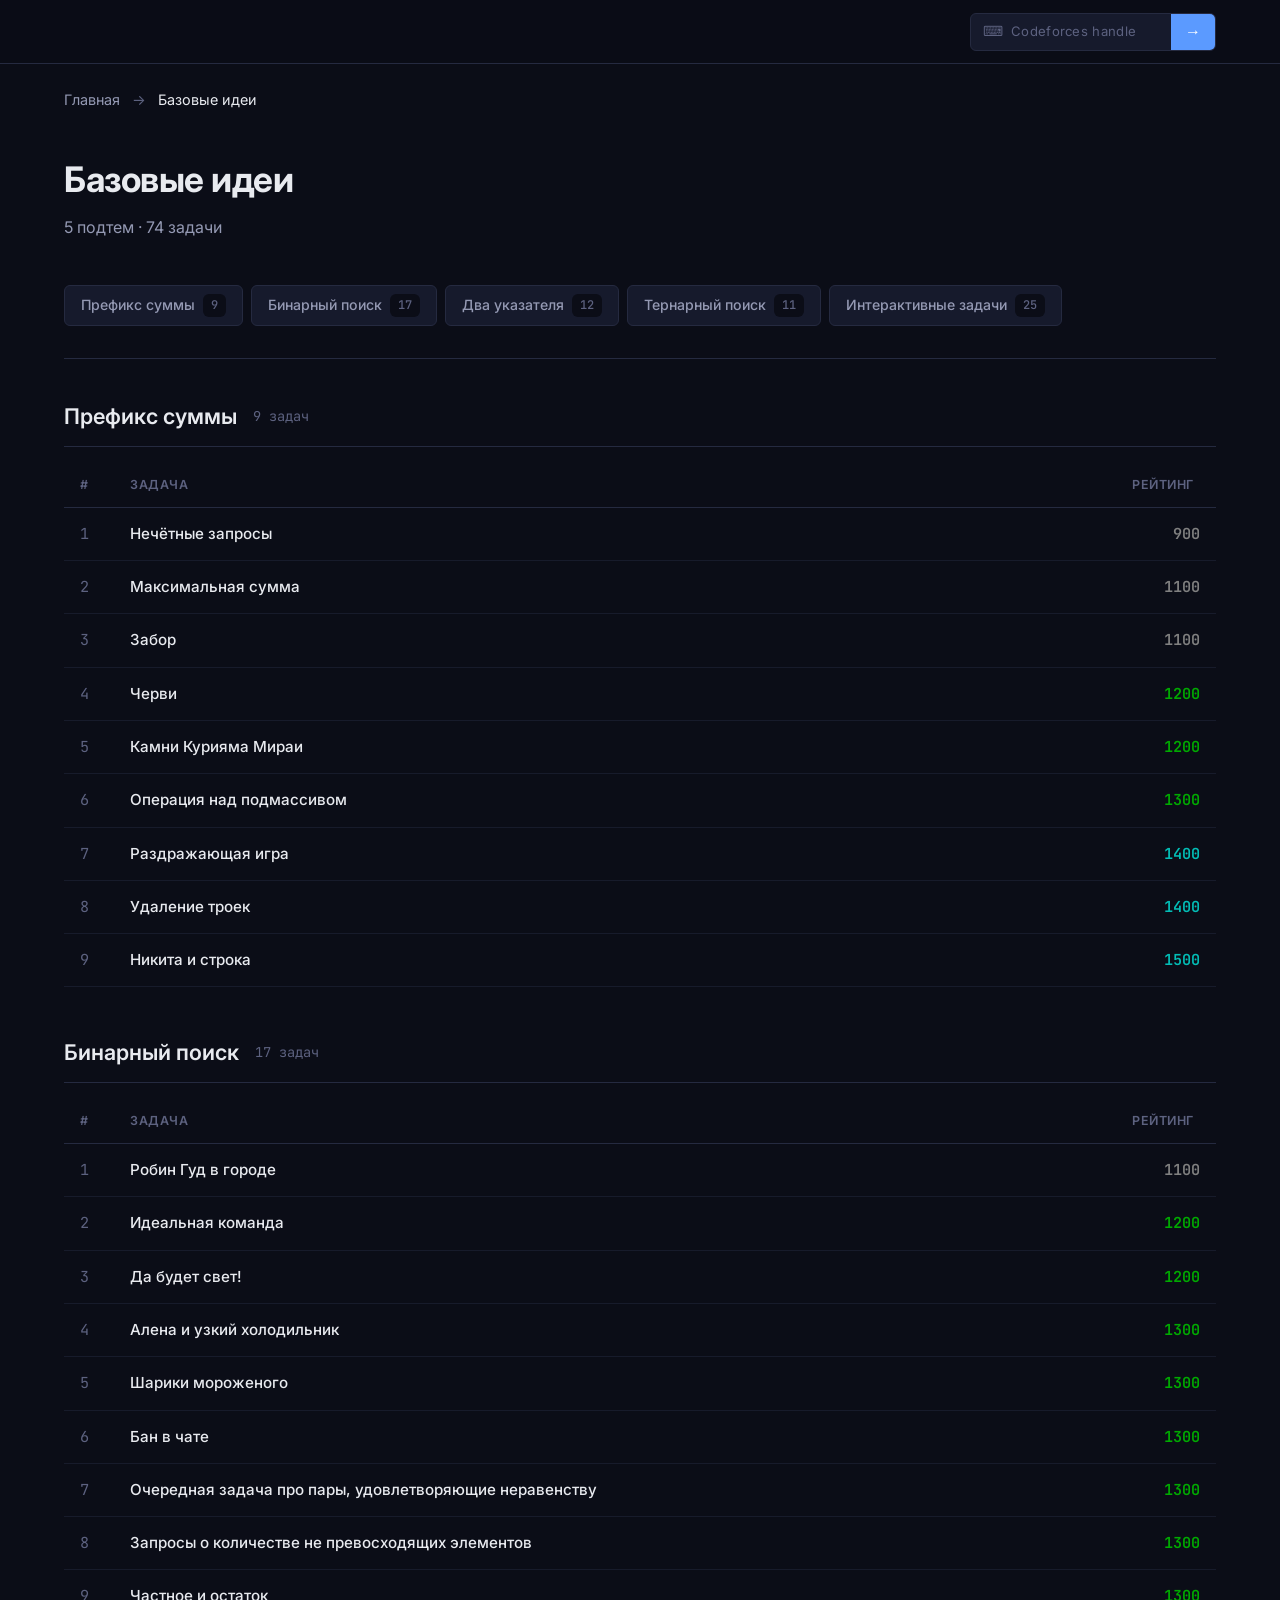
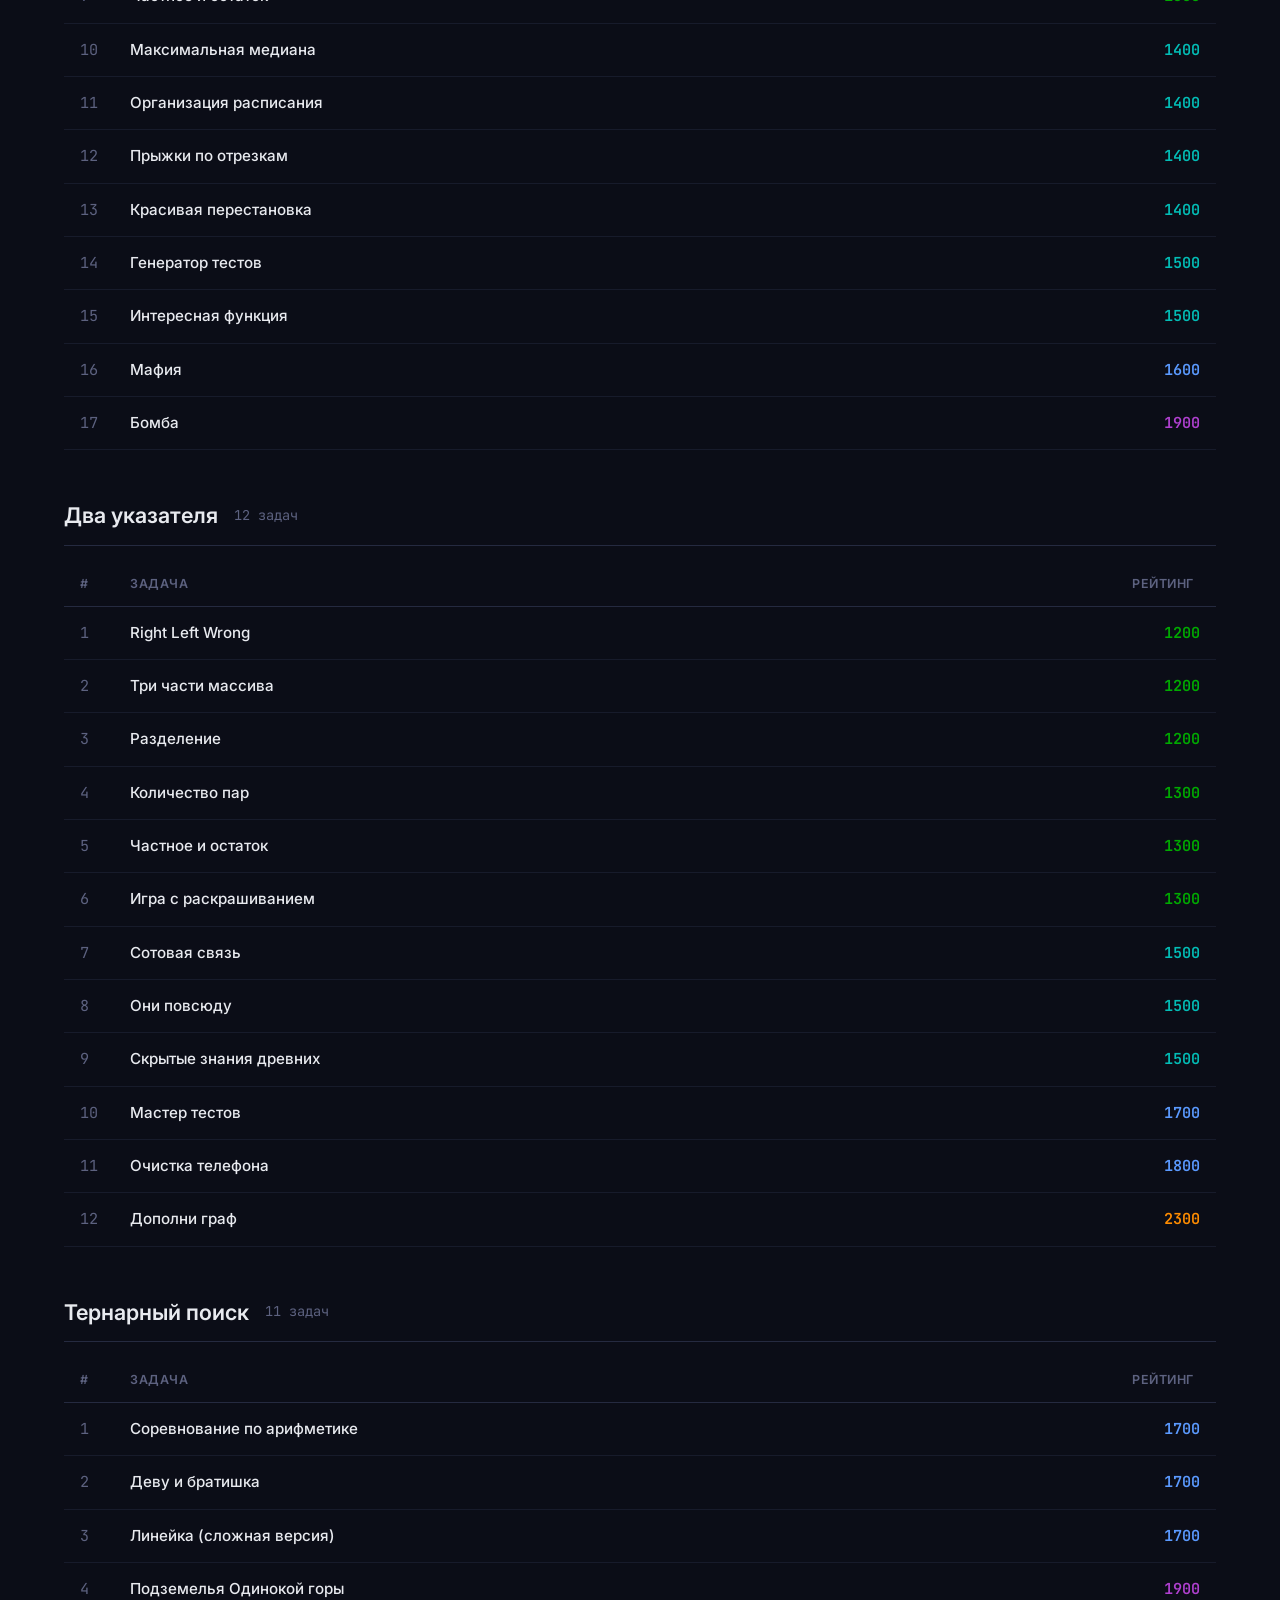
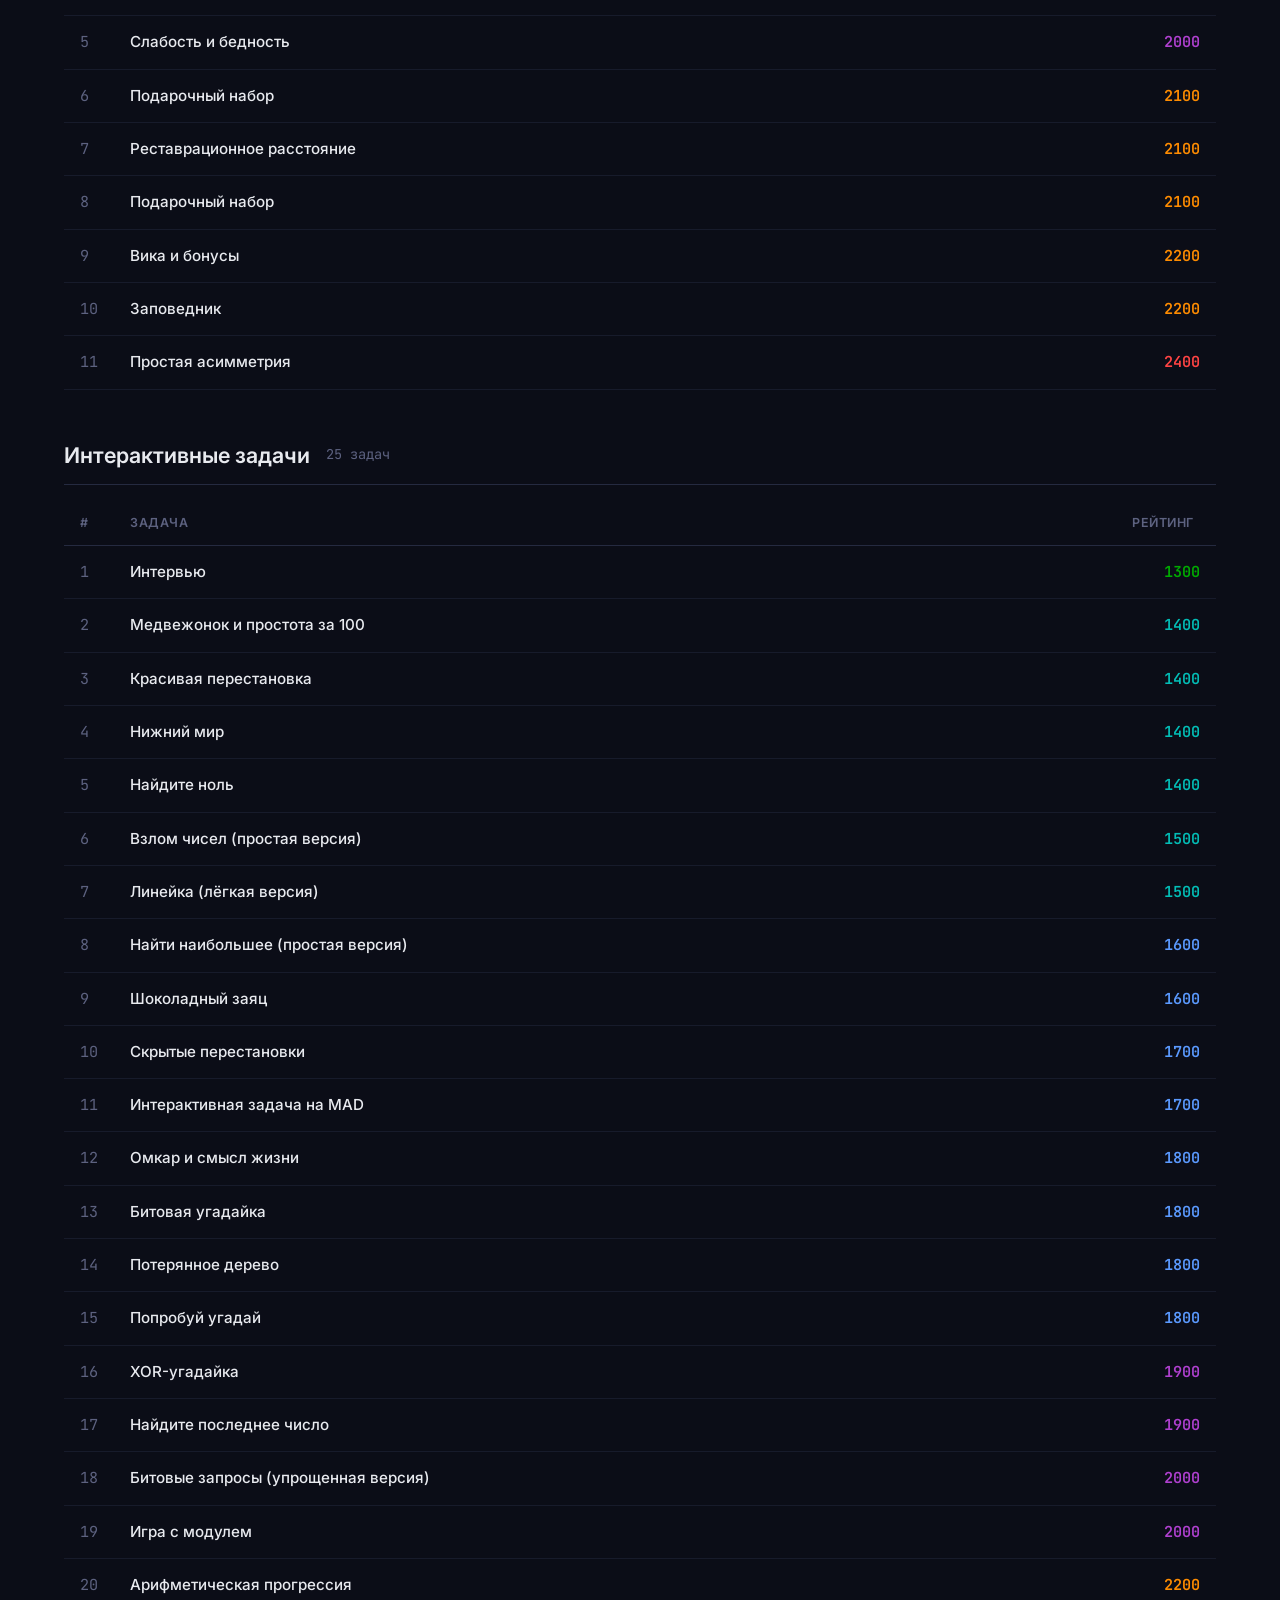
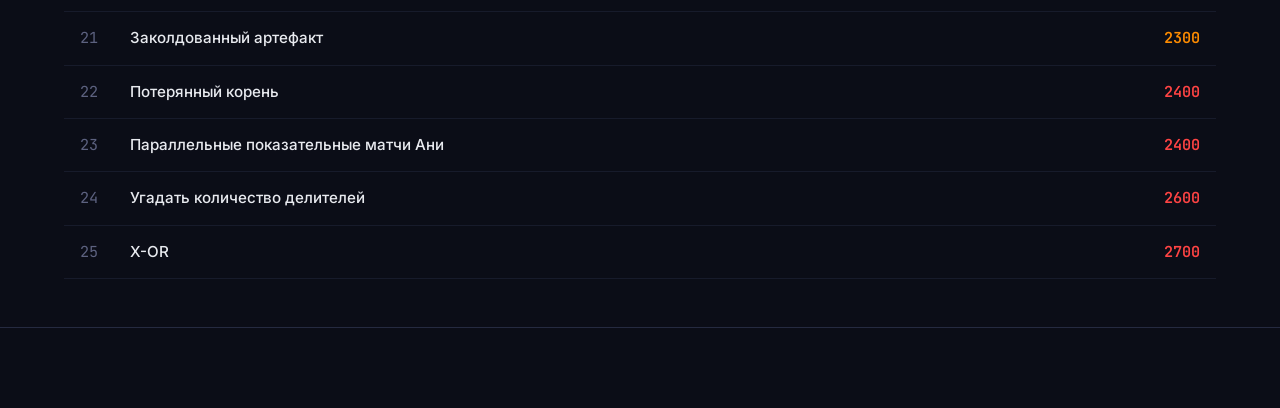
<file: themes/bazovye-idei.html>
<!DOCTYPE html>
<html lang="ru">
<head>
    <meta charset="UTF-8">
    <meta name="viewport" content="width=device-width, initial-scale=1.0">
    <link rel="stylesheet" href="../style.css">
    <link rel="preconnect" href="https://fonts.googleapis.com">
    <link href="https://fonts.googleapis.com/css2?family=JetBrains+Mono:wght@400;500;600;700&family=Inter:wght@300;400;500;600;700&display=swap" rel="stylesheet">
</head>
<body>

    <header class="header">
        <div class="container header-inner">
            <a href="../index.html" class="logo">
            </a>

            <!-- CF Handle Widget -->
            <div class="handle-widget">
                <div class="handle-input-wrap">
                    <span class="handle-icon">⌨</span>
                    <input
                        type="text"
                        id="handleInput"
                        class="handle-input"
                        placeholder="Codeforces handle"
                        autocomplete="off"
                        spellcheck="false"
                    >
                    <button class="handle-btn" id="handleSubmit" title="Загрузить">→</button>
                    <button class="handle-clear" id="handleClear" title="Сменить handle">✕</button>
                </div>
            </div>
        </div>
    </header>

    <main>
        <div class="container">
            <div class="breadcrumbs">
                <a href="../index.html">Главная</a>
                <span class="breadcrumb-sep">→</span>
                <span class="breadcrumb-current">Базовые идеи</span>
            </div>

            <div class="theme-page-header">
                <h1 class="theme-page-title">Базовые идеи</h1>
                <p class="theme-page-desc">5 подтем · 74 задачи</p>
            </div>

            <div class="subtag-nav">
                <a href="#prefiks-summy" class="subtag-nav-item">Префикс суммы <span class="subtag-nav-count">9</span></a>
                <a href="#binarnyy-poisk" class="subtag-nav-item">Бинарный поиск <span class="subtag-nav-count">17</span></a>
                <a href="#dva-ukazatelya" class="subtag-nav-item">Два указателя <span class="subtag-nav-count">12</span></a>
                <a href="#ternarnyy-poisk" class="subtag-nav-item">Тернарный поиск <span class="subtag-nav-count">11</span></a>
                <a href="#interaktivnye-zadachi" class="subtag-nav-item">Интерактивные задачи <span class="subtag-nav-count">25</span></a>
            </div>

            <div class="subtag-section" id="prefiks-summy">
                <div class="subtag-header">
                    <h2 class="subtag-title">Префикс суммы</h2>
                    <span class="subtag-count">9 задач</span>
                </div>
                <table class="tasks-table">
                    <thead>
                        <tr>
                            <th class="th-num">#</th>
                            <th class="th-name">Задача</th>
                            <th class="th-rating">Рейтинг</th>
                        </tr>
                    </thead>
                    <tbody>
                        <tr data-url="https://codeforces.com/contest/1807/problem/D">
                            <td class="task-num">1</td>
                            <td class="task-name"><a href="https://codeforces.com/contest/1807/problem/D" target="_blank">Нечётные запросы</a></td>
                            <td class="task-rating"><span class="rating-newbie">900</span></td>
                        </tr>
                        <tr data-url="https://codeforces.com/contest/1832/problem/B">
                            <td class="task-num">2</td>
                            <td class="task-name"><a href="https://codeforces.com/contest/1832/problem/B" target="_blank">Максимальная сумма</a></td>
                            <td class="task-rating"><span class="rating-newbie">1100</span></td>
                        </tr>
                        <tr data-url="https://codeforces.com/problemset/problem/363/B">
                            <td class="task-num">3</td>
                            <td class="task-name"><a href="https://codeforces.com/problemset/problem/363/B" target="_blank">Забор</a></td>
                            <td class="task-rating"><span class="rating-newbie">1100</span></td>
                        </tr>
                        <tr data-url="https://codeforces.com/problemset/problem/474/B">
                            <td class="task-num">4</td>
                            <td class="task-name"><a href="https://codeforces.com/problemset/problem/474/B" target="_blank">Черви</a></td>
                            <td class="task-rating"><span class="rating-pupil">1200</span></td>
                        </tr>
                        <tr data-url="codeforces.com/contest/433/problem/B">
                            <td class="task-num">5</td>
                            <td class="task-name"><a href="codeforces.com/contest/433/problem/B" target="_blank">Камни Курияма Мираи</a></td>
                            <td class="task-rating"><span class="rating-pupil">1200</span></td>
                        </tr>
                        <tr data-url="https://codeforces.com/problemset/problem/2169/C">
                            <td class="task-num">6</td>
                            <td class="task-name"><a href="https://codeforces.com/problemset/problem/2169/C" target="_blank">Операция над подмассивом</a></td>
                            <td class="task-rating"><span class="rating-pupil">1300</span></td>
                        </tr>
                        <tr data-url="https://codeforces.com/contest/2158/problem/C">
                            <td class="task-num">7</td>
                            <td class="task-name"><a href="https://codeforces.com/contest/2158/problem/C" target="_blank">Раздражающая игра</a></td>
                            <td class="task-rating"><span class="rating-specialist">1400</span></td>
                        </tr>
                        <tr data-url="https://codeforces.com/contest/2152/problem/C">
                            <td class="task-num">8</td>
                            <td class="task-name"><a href="https://codeforces.com/contest/2152/problem/C" target="_blank">Удаление троек</a></td>
                            <td class="task-rating"><span class="rating-specialist">1400</span></td>
                        </tr>
                        <tr data-url="https://codeforces.com/problemset/problem/877/B">
                            <td class="task-num">9</td>
                            <td class="task-name"><a href="https://codeforces.com/problemset/problem/877/B" target="_blank">Никита и строка</a></td>
                            <td class="task-rating"><span class="rating-specialist">1500</span></td>
                        </tr>
                    </tbody>
                </table>
            </div>

            <div class="subtag-section" id="binarnyy-poisk">
                <div class="subtag-header">
                    <h2 class="subtag-title">Бинарный поиск</h2>
                    <span class="subtag-count">17 задач</span>
                </div>
                <table class="tasks-table">
                    <thead>
                        <tr>
                            <th class="th-num">#</th>
                            <th class="th-name">Задача</th>
                            <th class="th-rating">Рейтинг</th>
                        </tr>
                    </thead>
                    <tbody>
                        <tr data-url="https://codeforces.com/contest/2014/problem/C">
                            <td class="task-num">1</td>
                            <td class="task-name"><a href="https://codeforces.com/contest/2014/problem/C" target="_blank">Робин Гуд в городе</a></td>
                            <td class="task-rating"><span class="rating-newbie">1100</span></td>
                        </tr>
                        <tr data-url="https://codeforces.com/problemset/problem/1221/C">
                            <td class="task-num">2</td>
                            <td class="task-name"><a href="https://codeforces.com/problemset/problem/1221/C" target="_blank">Идеальная команда</a></td>
                            <td class="task-rating"><span class="rating-pupil">1200</span></td>
                        </tr>
                        <tr data-url="https://codeforces.com/contest/2020/problem/B">
                            <td class="task-num">3</td>
                            <td class="task-name"><a href="https://codeforces.com/contest/2020/problem/B" target="_blank">Да будет свет!</a></td>
                            <td class="task-rating"><span class="rating-pupil">1200</span></td>
                        </tr>
                        <tr data-url="https://codeforces.com/contest/1119/problem/B">
                            <td class="task-num">4</td>
                            <td class="task-name"><a href="https://codeforces.com/contest/1119/problem/B" target="_blank">Алена и узкий холодильник</a></td>
                            <td class="task-rating"><span class="rating-pupil">1300</span></td>
                        </tr>
                        <tr data-url="https://codeforces.com/problemset/problem/1862/D">
                            <td class="task-num">5</td>
                            <td class="task-name"><a href="https://codeforces.com/problemset/problem/1862/D" target="_blank">Шарики мороженого</a></td>
                            <td class="task-rating"><span class="rating-pupil">1300</span></td>
                        </tr>
                        <tr data-url="https://codeforces.com/problemset/problem/1612/C">
                            <td class="task-num">6</td>
                            <td class="task-name"><a href="https://codeforces.com/problemset/problem/1612/C" target="_blank">Бан в чате</a></td>
                            <td class="task-rating"><span class="rating-pupil">1300</span></td>
                        </tr>
                        <tr data-url="https://codeforces.com/problemset/problem/1703/F">
                            <td class="task-num">7</td>
                            <td class="task-name"><a href="https://codeforces.com/problemset/problem/1703/F" target="_blank">Очередная задача про пары, удовлетворяющие неравенству</a></td>
                            <td class="task-rating"><span class="rating-pupil">1300</span></td>
                        </tr>
                        <tr data-url="https://codeforces.com/contest/600/problem/B">
                            <td class="task-num">8</td>
                            <td class="task-name"><a href="https://codeforces.com/contest/600/problem/B" target="_blank">Запросы о количестве не превосходящих элементов</a></td>
                            <td class="task-rating"><span class="rating-pupil">1300</span></td>
                        </tr>
                        <tr data-url="https://codeforces.com/contest/2170/problem/C">
                            <td class="task-num">9</td>
                            <td class="task-name"><a href="https://codeforces.com/contest/2170/problem/C" target="_blank">Частное и остаток</a></td>
                            <td class="task-rating"><span class="rating-pupil">1300</span></td>
                        </tr>
                        <tr data-url="https://codeforces.com/contest/1201/problem/C">
                            <td class="task-num">10</td>
                            <td class="task-name"><a href="https://codeforces.com/contest/1201/problem/C" target="_blank">Максимальная медиана</a></td>
                            <td class="task-rating"><span class="rating-specialist">1400</span></td>
                        </tr>
                        <tr data-url="https://codeforces.com/problemset/problem/1701/C">
                            <td class="task-num">11</td>
                            <td class="task-name"><a href="https://codeforces.com/problemset/problem/1701/C" target="_blank">Организация расписания</a></td>
                            <td class="task-rating"><span class="rating-specialist">1400</span></td>
                        </tr>
                        <tr data-url="https://codeforces.com/problemset/problem/1907/D">
                            <td class="task-num">12</td>
                            <td class="task-name"><a href="https://codeforces.com/problemset/problem/1907/D" target="_blank">Прыжки по отрезкам</a></td>
                            <td class="task-rating"><span class="rating-specialist">1400</span></td>
                        </tr>
                        <tr data-url="https://codeforces.com/contest/2162/problem/D">
                            <td class="task-num">13</td>
                            <td class="task-name"><a href="https://codeforces.com/contest/2162/problem/D" target="_blank">Красивая перестановка</a></td>
                            <td class="task-rating"><span class="rating-specialist">1400</span></td>
                        </tr>
                        <tr data-url="https://codeforces.com/contest/2203/problem/C">
                            <td class="task-num">14</td>
                            <td class="task-name"><a href="https://codeforces.com/contest/2203/problem/C" target="_blank">Генератор тестов</a></td>
                            <td class="task-rating"><span class="rating-specialist">1500</span></td>
                        </tr>
                        <tr data-url="https://codeforces.com/problemset/problem/1538/F">
                            <td class="task-num">15</td>
                            <td class="task-name"><a href="https://codeforces.com/problemset/problem/1538/F" target="_blank">Интересная функция</a></td>
                            <td class="task-rating"><span class="rating-specialist">1500</span></td>
                        </tr>
                        <tr data-url="https://codeforces.com/problemset/problem/348/A">
                            <td class="task-num">16</td>
                            <td class="task-name"><a href="https://codeforces.com/problemset/problem/348/A" target="_blank">Мафия</a></td>
                            <td class="task-rating"><span class="rating-expert">1600</span></td>
                        </tr>
                        <tr data-url="https://codeforces.com/contest/1996/problem/F">
                            <td class="task-num">17</td>
                            <td class="task-name"><a href="https://codeforces.com/contest/1996/problem/F" target="_blank">Бомба</a></td>
                            <td class="task-rating"><span class="rating-cm">1900</span></td>
                        </tr>
                    </tbody>
                </table>
            </div>

            <div class="subtag-section" id="dva-ukazatelya">
                <div class="subtag-header">
                    <h2 class="subtag-title">Два указателя</h2>
                    <span class="subtag-count">12 задач</span>
                </div>
                <table class="tasks-table">
                    <thead>
                        <tr>
                            <th class="th-num">#</th>
                            <th class="th-name">Задача</th>
                            <th class="th-rating">Рейтинг</th>
                        </tr>
                    </thead>
                    <tbody>
                        <tr data-url="https://codeforces.com/problemset/problem/2000/D">
                            <td class="task-num">1</td>
                            <td class="task-name"><a href="https://codeforces.com/problemset/problem/2000/D" target="_blank">Right Left Wrong</a></td>
                            <td class="task-rating"><span class="rating-pupil">1200</span></td>
                        </tr>
                        <tr data-url="https://codeforces.com/problemset/problem/1006/C">
                            <td class="task-num">2</td>
                            <td class="task-name"><a href="https://codeforces.com/problemset/problem/1006/C" target="_blank">Три части массива</a></td>
                            <td class="task-rating"><span class="rating-pupil">1200</span></td>
                        </tr>
                        <tr data-url="https://codeforces.com/problemset/problem/2148/E">
                            <td class="task-num">3</td>
                            <td class="task-name"><a href="https://codeforces.com/problemset/problem/2148/E" target="_blank">Разделение</a></td>
                            <td class="task-rating"><span class="rating-pupil">1200</span></td>
                        </tr>
                        <tr data-url="https://codeforces.com/problemset/problem/1538/C">
                            <td class="task-num">4</td>
                            <td class="task-name"><a href="https://codeforces.com/problemset/problem/1538/C" target="_blank">Количество пар</a></td>
                            <td class="task-rating"><span class="rating-pupil">1300</span></td>
                        </tr>
                        <tr data-url="https://codeforces.com/contest/2170/problem/C">
                            <td class="task-num">5</td>
                            <td class="task-name"><a href="https://codeforces.com/contest/2170/problem/C" target="_blank">Частное и остаток</a></td>
                            <td class="task-rating"><span class="rating-pupil">1300</span></td>
                        </tr>
                        <tr data-url="https://codeforces.com/problemset/problem/2112/C">
                            <td class="task-num">6</td>
                            <td class="task-name"><a href="https://codeforces.com/problemset/problem/2112/C" target="_blank">Игра с раскрашиванием</a></td>
                            <td class="task-rating"><span class="rating-pupil">1300</span></td>
                        </tr>
                        <tr data-url="https://codeforces.com/contest/702/problem/C">
                            <td class="task-num">7</td>
                            <td class="task-name"><a href="https://codeforces.com/contest/702/problem/C" target="_blank">Сотовая связь</a></td>
                            <td class="task-rating"><span class="rating-specialist">1500</span></td>
                        </tr>
                        <tr data-url="https://codeforces.com/problemset/problem/701/C">
                            <td class="task-num">8</td>
                            <td class="task-name"><a href="https://codeforces.com/problemset/problem/701/C" target="_blank">Они повсюду</a></td>
                            <td class="task-rating"><span class="rating-specialist">1500</span></td>
                        </tr>
                        <tr data-url="https://codeforces.com/problemset/problem/2149/E">
                            <td class="task-num">9</td>
                            <td class="task-name"><a href="https://codeforces.com/problemset/problem/2149/E" target="_blank">Скрытые знания древних</a></td>
                            <td class="task-rating"><span class="rating-specialist">1500</span></td>
                        </tr>
                        <tr data-url="https://codeforces.com/contest/1777/problem/C">
                            <td class="task-num">10</td>
                            <td class="task-name"><a href="https://codeforces.com/contest/1777/problem/C" target="_blank">Мастер тестов</a></td>
                            <td class="task-rating"><span class="rating-expert">1700</span></td>
                        </tr>
                        <tr data-url="https://codeforces.com/problemset/problem/1475/D">
                            <td class="task-num">11</td>
                            <td class="task-name"><a href="https://codeforces.com/problemset/problem/1475/D" target="_blank">Очистка телефона</a></td>
                            <td class="task-rating"><span class="rating-expert">1800</span></td>
                        </tr>
                        <tr data-url="https://codeforces.com/problemset/problem/715/B">
                            <td class="task-num">12</td>
                            <td class="task-name"><a href="https://codeforces.com/problemset/problem/715/B" target="_blank">Дополни граф</a></td>
                            <td class="task-rating"><span class="rating-master">2300</span></td>
                        </tr>
                    </tbody>
                </table>
            </div>

            <div class="subtag-section" id="ternarnyy-poisk">
                <div class="subtag-header">
                    <h2 class="subtag-title">Тернарный поиск</h2>
                    <span class="subtag-count">11 задач</span>
                </div>
                <table class="tasks-table">
                    <thead>
                        <tr>
                            <th class="th-num">#</th>
                            <th class="th-name">Задача</th>
                            <th class="th-rating">Рейтинг</th>
                        </tr>
                    </thead>
                    <tbody>
                        <tr data-url="https://codeforces.com/contest/2132/problem/E">
                            <td class="task-num">1</td>
                            <td class="task-name"><a href="https://codeforces.com/contest/2132/problem/E" target="_blank">Соревнование по арифметике</a></td>
                            <td class="task-rating"><span class="rating-expert">1700</span></td>
                        </tr>
                        <tr data-url="https://codeforces.com/problemset/problem/439/D">
                            <td class="task-num">2</td>
                            <td class="task-name"><a href="https://codeforces.com/problemset/problem/439/D" target="_blank">Деву и братишка</a></td>
                            <td class="task-rating"><span class="rating-expert">1700</span></td>
                        </tr>
                        <tr data-url="https://codeforces.com/contest/1999/problem/G2">
                            <td class="task-num">3</td>
                            <td class="task-name"><a href="https://codeforces.com/contest/1999/problem/G2" target="_blank">Линейка (сложная версия)</a></td>
                            <td class="task-rating"><span class="rating-expert">1700</span></td>
                        </tr>
                        <tr data-url="https://codeforces.com/contest/1928/problem/D">
                            <td class="task-num">4</td>
                            <td class="task-name"><a href="https://codeforces.com/contest/1928/problem/D" target="_blank">Подземелья Одинокой горы</a></td>
                            <td class="task-rating"><span class="rating-cm">1900</span></td>
                        </tr>
                        <tr data-url="https://codeforces.com/problemset/problem/578/C">
                            <td class="task-num">5</td>
                            <td class="task-name"><a href="https://codeforces.com/problemset/problem/578/C" target="_blank">Слабость и бедность</a></td>
                            <td class="task-rating"><span class="rating-cm">2000</span></td>
                        </tr>
                        <tr data-url="https://codeforces.com/problemset/problem/1538/G">
                            <td class="task-num">6</td>
                            <td class="task-name"><a href="https://codeforces.com/problemset/problem/1538/G" target="_blank">Подарочный набор</a></td>
                            <td class="task-rating"><span class="rating-master">2100</span></td>
                        </tr>
                        <tr data-url="https://codeforces.com/contest/1355/problem/E">
                            <td class="task-num">7</td>
                            <td class="task-name"><a href="https://codeforces.com/contest/1355/problem/E" target="_blank">Реставрационное расстояние</a></td>
                            <td class="task-rating"><span class="rating-master">2100</span></td>
                        </tr>
                        <tr data-url="https://codeforces.com/problemset/problem/1538/G">
                            <td class="task-num">8</td>
                            <td class="task-name"><a href="https://codeforces.com/problemset/problem/1538/G" target="_blank">Подарочный набор</a></td>
                            <td class="task-rating"><span class="rating-master">2100</span></td>
                        </tr>
                        <tr data-url="https://codeforces.com/problemset/problem/1848/D">
                            <td class="task-num">9</td>
                            <td class="task-name"><a href="https://codeforces.com/problemset/problem/1848/D" target="_blank">Вика и бонусы</a></td>
                            <td class="task-rating"><span class="rating-master">2200</span></td>
                        </tr>
                        <tr data-url="https://codeforces.com/problemset/problem/1059/D">
                            <td class="task-num">10</td>
                            <td class="task-name"><a href="https://codeforces.com/problemset/problem/1059/D" target="_blank">Заповедник</a></td>
                            <td class="task-rating"><span class="rating-master">2200</span></td>
                        </tr>
                        <tr data-url="https://codeforces.com/contest/626/problem/E">
                            <td class="task-num">11</td>
                            <td class="task-name"><a href="https://codeforces.com/contest/626/problem/E" target="_blank">Простая асимметрия</a></td>
                            <td class="task-rating"><span class="rating-gm">2400</span></td>
                        </tr>
                    </tbody>
                </table>
            </div>

            <div class="subtag-section" id="interaktivnye-zadachi">
                <div class="subtag-header">
                    <h2 class="subtag-title">Интерактивные задачи</h2>
                    <span class="subtag-count">25 задач</span>
                </div>
                <table class="tasks-table">
                    <thead>
                        <tr>
                            <th class="th-num">#</th>
                            <th class="th-name">Задача</th>
                            <th class="th-rating">Рейтинг</th>
                        </tr>
                    </thead>
                    <tbody>
                        <tr data-url="https://codeforces.com/contest/1807/problem/E">
                            <td class="task-num">1</td>
                            <td class="task-name"><a href="https://codeforces.com/contest/1807/problem/E" target="_blank">Интервью</a></td>
                            <td class="task-rating"><span class="rating-pupil">1300</span></td>
                        </tr>
                        <tr data-url="https://codeforces.com/problemset/problem/679/A">
                            <td class="task-num">2</td>
                            <td class="task-name"><a href="https://codeforces.com/problemset/problem/679/A" target="_blank">Медвежонок и простота за 100</a></td>
                            <td class="task-rating"><span class="rating-specialist">1400</span></td>
                        </tr>
                        <tr data-url="https://codeforces.com/contest/2162/problem/D">
                            <td class="task-num">3</td>
                            <td class="task-name"><a href="https://codeforces.com/contest/2162/problem/D" target="_blank">Красивая перестановка</a></td>
                            <td class="task-rating"><span class="rating-specialist">1400</span></td>
                        </tr>
                        <tr data-url="https://codeforces.com/contest/2133/problem/C">
                            <td class="task-num">4</td>
                            <td class="task-name"><a href="https://codeforces.com/contest/2133/problem/C" target="_blank">Нижний мир</a></td>
                            <td class="task-rating"><span class="rating-specialist">1400</span></td>
                        </tr>
                        <tr data-url="https://codeforces.com/contest/2209/problem/C">
                            <td class="task-num">5</td>
                            <td class="task-name"><a href="https://codeforces.com/contest/2209/problem/C" target="_blank">Найдите ноль</a></td>
                            <td class="task-rating"><span class="rating-specialist">1400</span></td>
                        </tr>
                        <tr data-url="https://codeforces.com/contest/2109/problem/C1">
                            <td class="task-num">6</td>
                            <td class="task-name"><a href="https://codeforces.com/contest/2109/problem/C1" target="_blank">Взлом чисел (простая версия)</a></td>
                            <td class="task-rating"><span class="rating-specialist">1500</span></td>
                        </tr>
                        <tr data-url="https://codeforces.com/contest/1999/problem/G1">
                            <td class="task-num">7</td>
                            <td class="task-name"><a href="https://codeforces.com/contest/1999/problem/G1" target="_blank">Линейка (лёгкая версия)</a></td>
                            <td class="task-rating"><span class="rating-specialist">1500</span></td>
                        </tr>
                        <tr data-url="https://codeforces.com/problemset/problem/1486/C1">
                            <td class="task-num">8</td>
                            <td class="task-name"><a href="https://codeforces.com/problemset/problem/1486/C1" target="_blank">Найти наибольшее (простая версия)</a></td>
                            <td class="task-rating"><span class="rating-expert">1600</span></td>
                        </tr>
                        <tr data-url="https://codeforces.com/problemset/problem/1407/C">
                            <td class="task-num">9</td>
                            <td class="task-name"><a href="https://codeforces.com/problemset/problem/1407/C" target="_blank">Шоколадный заяц</a></td>
                            <td class="task-rating"><span class="rating-expert">1600</span></td>
                        </tr>
                        <tr data-url="https://codeforces.com/problemset/problem/1621/C">
                            <td class="task-num">10</td>
                            <td class="task-name"><a href="https://codeforces.com/problemset/problem/1621/C" target="_blank">Скрытые перестановки</a></td>
                            <td class="task-rating"><span class="rating-expert">1700</span></td>
                        </tr>
                        <tr data-url="https://codeforces.com/contest/2160/problem/D">
                            <td class="task-num">11</td>
                            <td class="task-name"><a href="https://codeforces.com/contest/2160/problem/D" target="_blank">Интерактивная задача на MAD</a></td>
                            <td class="task-rating"><span class="rating-expert">1700</span></td>
                        </tr>
                        <tr data-url="https://codeforces.com/problemset/problem/1583/D">
                            <td class="task-num">12</td>
                            <td class="task-name"><a href="https://codeforces.com/problemset/problem/1583/D" target="_blank">Омкар и смысл жизни</a></td>
                            <td class="task-rating"><span class="rating-expert">1800</span></td>
                        </tr>
                        <tr data-url="https://codeforces.com/problemset/problem/1780/D">
                            <td class="task-num">13</td>
                            <td class="task-name"><a href="https://codeforces.com/problemset/problem/1780/D" target="_blank">Битовая угадайка</a></td>
                            <td class="task-rating"><span class="rating-expert">1800</span></td>
                        </tr>
                        <tr data-url="https://codeforces.com/contest/1534/problem/D">
                            <td class="task-num">14</td>
                            <td class="task-name"><a href="https://codeforces.com/contest/1534/problem/D" target="_blank">Потерянное дерево</a></td>
                            <td class="task-rating"><span class="rating-expert">1800</span></td>
                        </tr>
                        <tr data-url="https://codeforces.com/problemset/problem/1556/D">
                            <td class="task-num">15</td>
                            <td class="task-name"><a href="https://codeforces.com/problemset/problem/1556/D" target="_blank">Попробуй угадай</a></td>
                            <td class="task-rating"><span class="rating-expert">1800</span></td>
                        </tr>
                        <tr data-url="https://codeforces.com/problemset/problem/1207/E">
                            <td class="task-num">16</td>
                            <td class="task-name"><a href="https://codeforces.com/problemset/problem/1207/E" target="_blank">XOR-угадайка</a></td>
                            <td class="task-rating"><span class="rating-cm">1900</span></td>
                        </tr>
                        <tr data-url="https://codeforces.com/contest/2156/problem/D">
                            <td class="task-num">17</td>
                            <td class="task-name"><a href="https://codeforces.com/contest/2156/problem/D" target="_blank">Найдите последнее число</a></td>
                            <td class="task-rating"><span class="rating-cm">1900</span></td>
                        </tr>
                        <tr data-url="https://codeforces.com/problemset/problem/1451/E1">
                            <td class="task-num">18</td>
                            <td class="task-name"><a href="https://codeforces.com/problemset/problem/1451/E1" target="_blank">Битовые запросы (упрощенная версия)</a></td>
                            <td class="task-rating"><span class="rating-cm">2000</span></td>
                        </tr>
                        <tr data-url="https://codeforces.com/problemset/problem/1104/D">
                            <td class="task-num">19</td>
                            <td class="task-name"><a href="https://codeforces.com/problemset/problem/1104/D" target="_blank">Игра с модулем</a></td>
                            <td class="task-rating"><span class="rating-cm">2000</span></td>
                        </tr>
                        <tr data-url="https://codeforces.com/problemset/problem/1114/E">
                            <td class="task-num">20</td>
                            <td class="task-name"><a href="https://codeforces.com/problemset/problem/1114/E" target="_blank">Арифметическая прогрессия</a></td>
                            <td class="task-rating"><span class="rating-master">2200</span></td>
                        </tr>
                        <tr data-url="https://codeforces.com/problemset/problem/1282/D">
                            <td class="task-num">21</td>
                            <td class="task-name"><a href="https://codeforces.com/problemset/problem/1282/D" target="_blank">Заколдованный артефакт</a></td>
                            <td class="task-rating"><span class="rating-master">2300</span></td>
                        </tr>
                        <tr data-url="https://codeforces.com/problemset/problem/1061/F">
                            <td class="task-num">22</td>
                            <td class="task-name"><a href="https://codeforces.com/problemset/problem/1061/F" target="_blank">Потерянный корень</a></td>
                            <td class="task-rating"><span class="rating-gm">2400</span></td>
                        </tr>
                        <tr data-url="https://codeforces.com/problemset/problem/1779/E">
                            <td class="task-num">23</td>
                            <td class="task-name"><a href="https://codeforces.com/problemset/problem/1779/E" target="_blank">Параллельные показательные матчи Ани</a></td>
                            <td class="task-rating"><span class="rating-gm">2400</span></td>
                        </tr>
                        <tr data-url="https://codeforces.com/problemset/problem/1355/F">
                            <td class="task-num">24</td>
                            <td class="task-name"><a href="https://codeforces.com/problemset/problem/1355/F" target="_blank">Угадать количество делителей</a></td>
                            <td class="task-rating"><span class="rating-gm">2600</span></td>
                        </tr>
                        <tr data-url="https://codeforces.com/problemset/problem/1364/E">
                            <td class="task-num">25</td>
                            <td class="task-name"><a href="https://codeforces.com/problemset/problem/1364/E" target="_blank">X-OR</a></td>
                            <td class="task-rating"><span class="rating-gm">2700</span></td>
                        </tr>
                    </tbody>
                </table>
            </div>
        </div>
    </main>

    <footer class="footer">
        <div class="container footer-inner">

        </div>
    </footer>

        <!-- Кнопка наверх -->
    <button class="scroll-top-btn" id="scrollTopBtn" title="Наверх">↑</button>

    <script src="../app.js"></script>
    <script>
        // Кнопка прокрутки наверх
        const scrollBtn = document.getElementById('scrollTopBtn');

        window.addEventListener('scroll', () => {
            if (window.scrollY > 300) {
                scrollBtn.classList.add('visible');
            } else {
                scrollBtn.classList.remove('visible');
            }
        });

        scrollBtn.addEventListener('click', () => {
            window.scrollTo({ top: 0, behavior: 'smooth' });
        });
    </script>
</body>
</html>
</file>
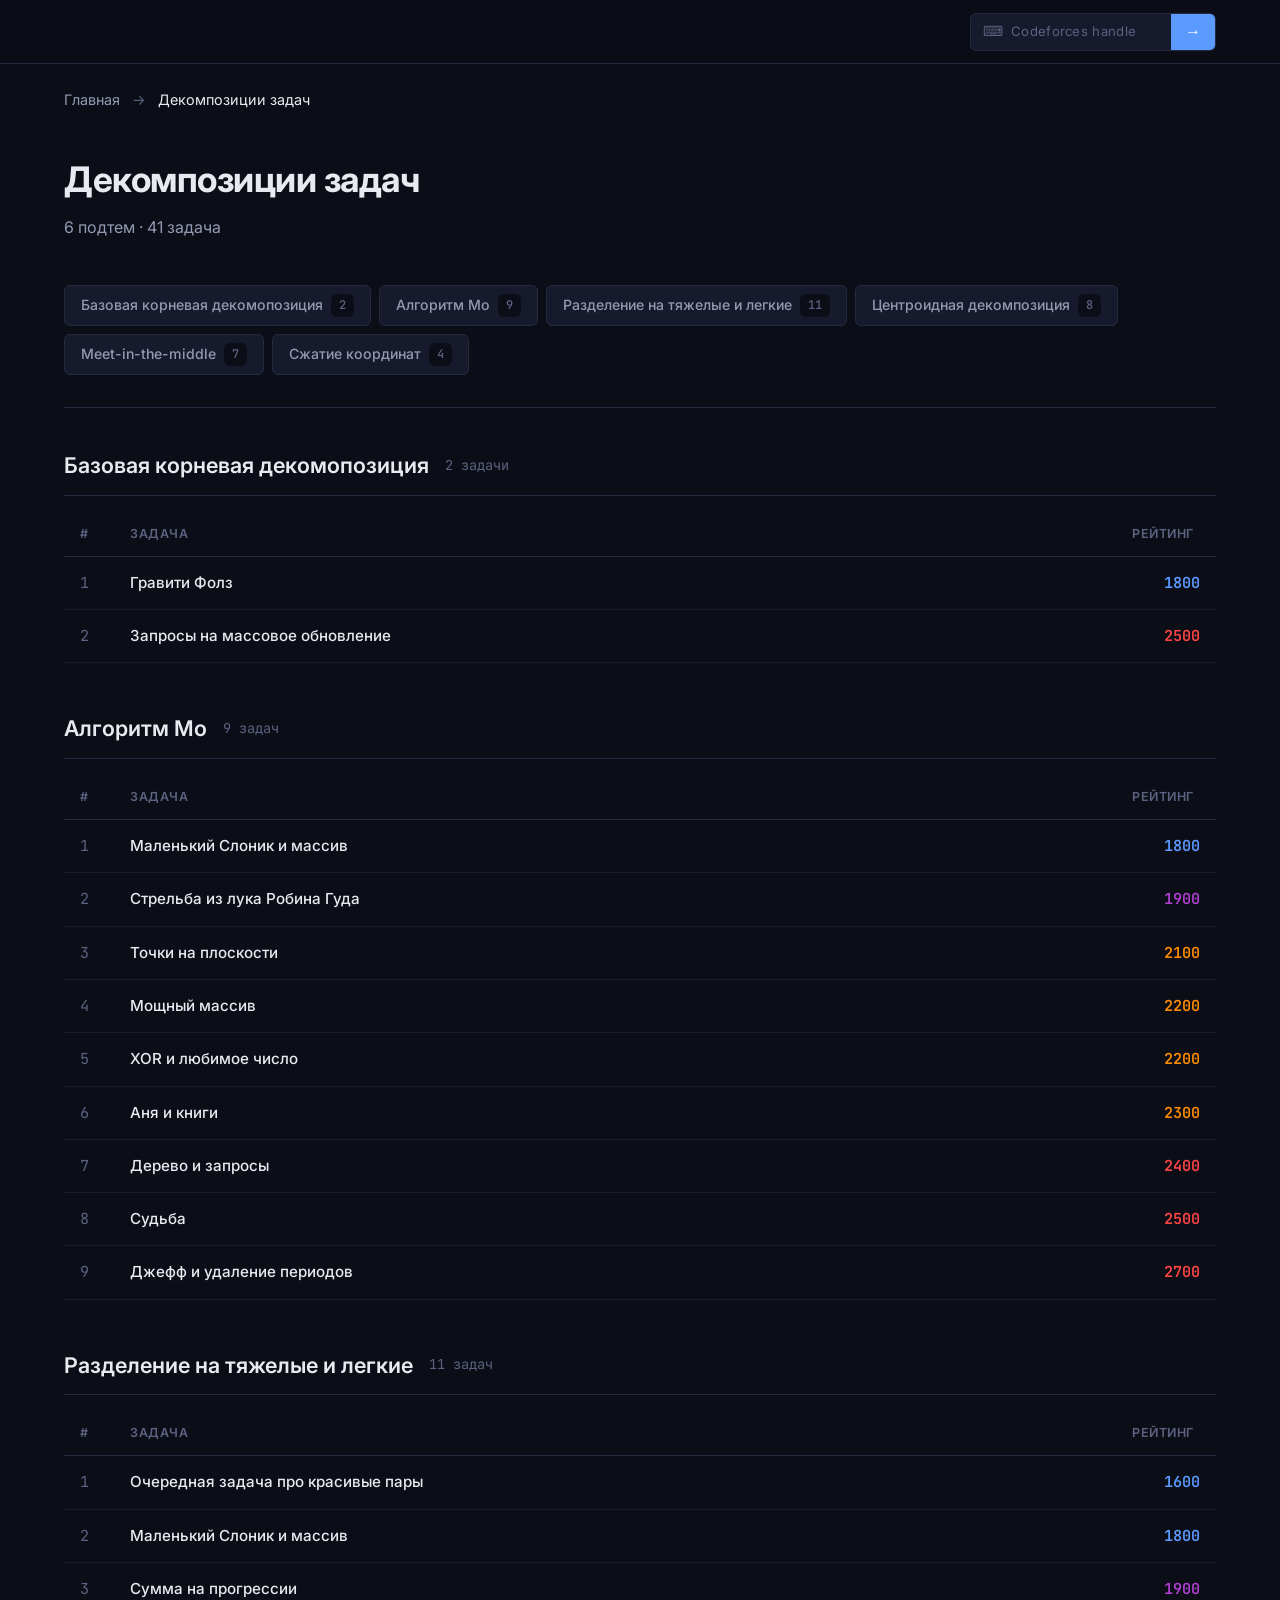
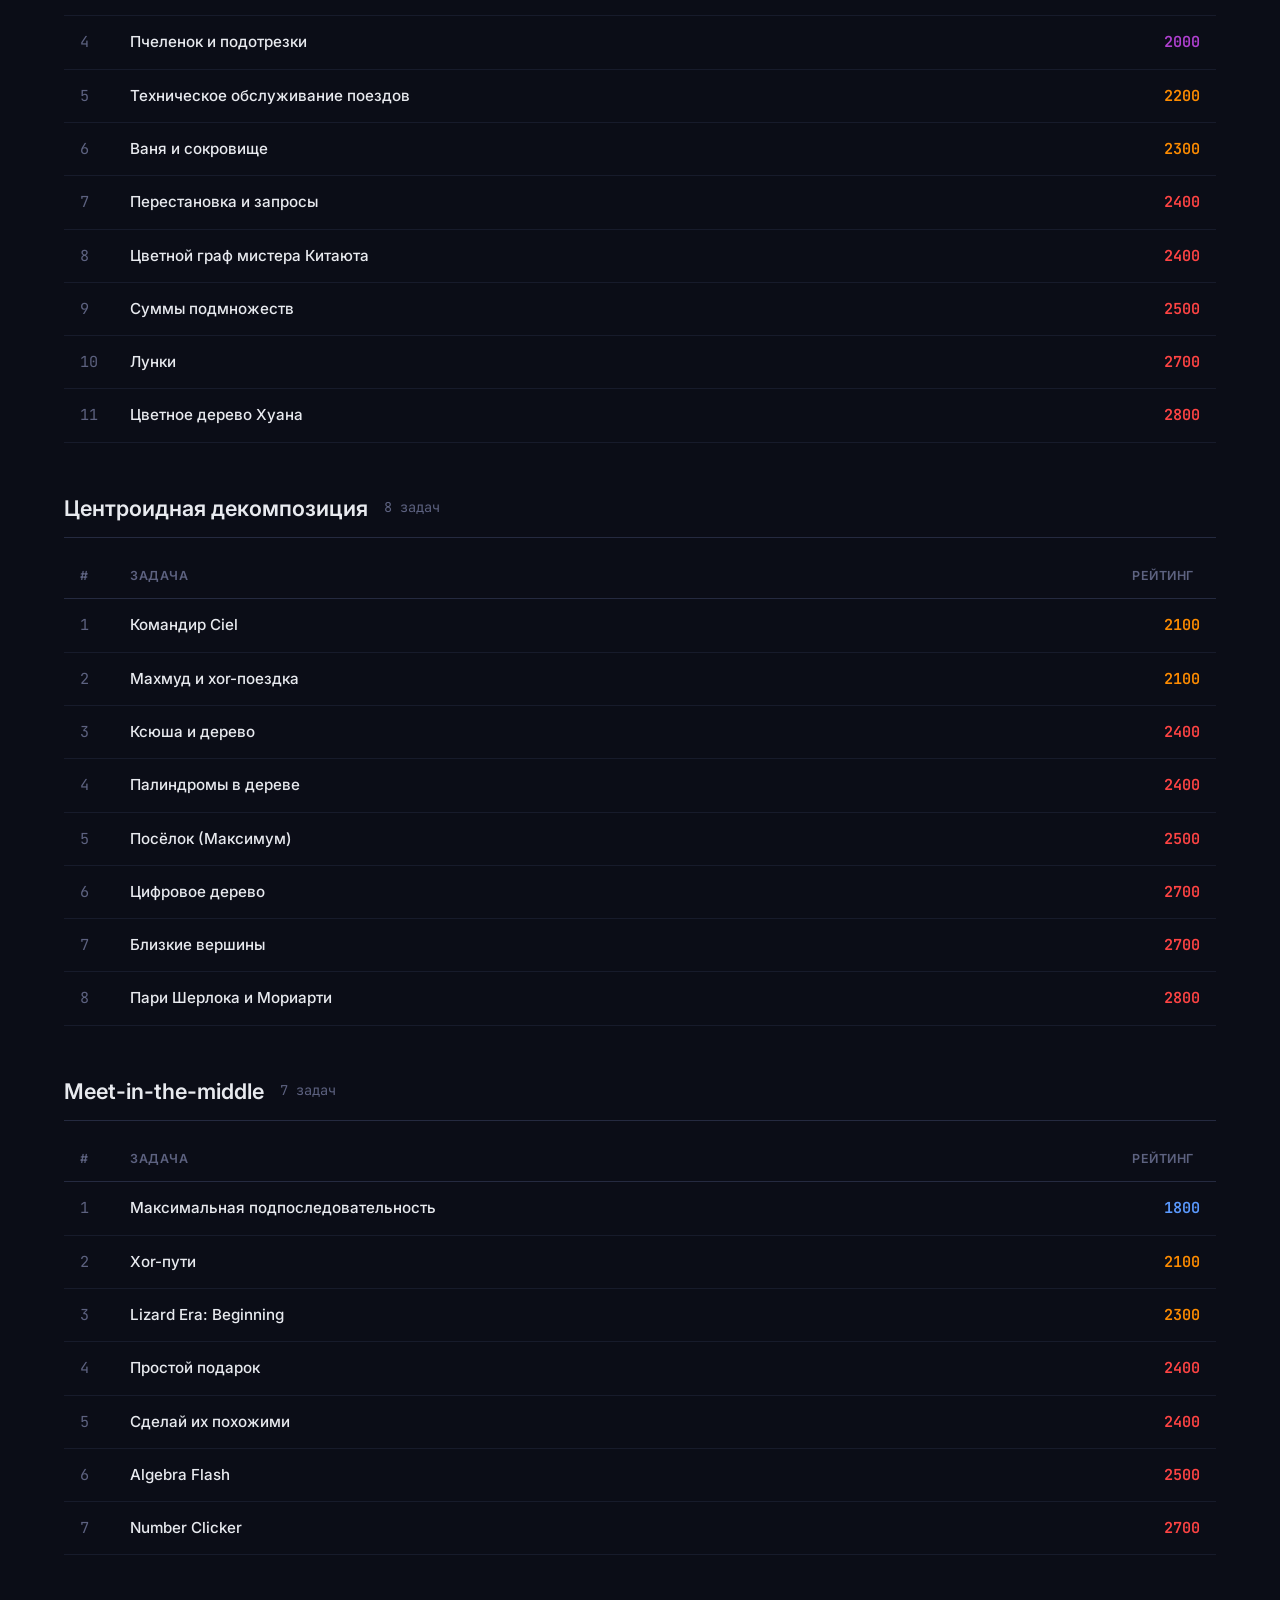
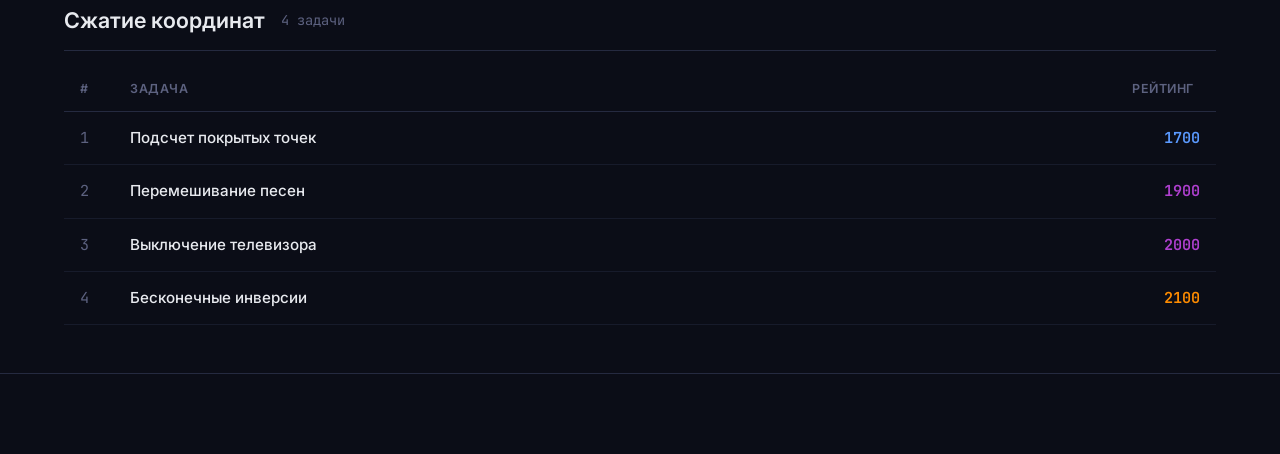
<file: themes/dekompozitsii-zadach.html>
<!DOCTYPE html>
<html lang="ru">
<head>
    <meta charset="UTF-8">
    <meta name="viewport" content="width=device-width, initial-scale=1.0">
    <link rel="stylesheet" href="../style.css">
    <link rel="preconnect" href="https://fonts.googleapis.com">
    <link href="https://fonts.googleapis.com/css2?family=JetBrains+Mono:wght@400;500;600;700&family=Inter:wght@300;400;500;600;700&display=swap" rel="stylesheet">
</head>
<body>

    <header class="header">
        <div class="container header-inner">
            <a href="../index.html" class="logo">
            </a>

            <!-- CF Handle Widget -->
            <div class="handle-widget">
                <div class="handle-input-wrap">
                    <span class="handle-icon">⌨</span>
                    <input
                        type="text"
                        id="handleInput"
                        class="handle-input"
                        placeholder="Codeforces handle"
                        autocomplete="off"
                        spellcheck="false"
                    >
                    <button class="handle-btn" id="handleSubmit" title="Загрузить">→</button>
                    <button class="handle-clear" id="handleClear" title="Сменить handle">✕</button>
                </div>
            </div>
        </div>
    </header>

    <main>
        <div class="container">
            <div class="breadcrumbs">
                <a href="../index.html">Главная</a>
                <span class="breadcrumb-sep">→</span>
                <span class="breadcrumb-current">Декомпозиции задач</span>
            </div>

            <div class="theme-page-header">
                <h1 class="theme-page-title">Декомпозиции задач</h1>
                <p class="theme-page-desc">6 подтем · 41 задача</p>
            </div>

            <div class="subtag-nav">
                <a href="#bazovaya-kornevaya-dekomopozitsiya" class="subtag-nav-item">Базовая корневая декомопозиция <span class="subtag-nav-count">2</span></a>
                <a href="#algoritm-mo" class="subtag-nav-item">Алгоритм Мо <span class="subtag-nav-count">9</span></a>
                <a href="#razdelenie-na-tyazhelye-i-legkie" class="subtag-nav-item">Разделение на тяжелые и легкие <span class="subtag-nav-count">11</span></a>
                <a href="#tsentroidnaya-dekompozitsiya" class="subtag-nav-item">Центроидная декомпозиция <span class="subtag-nav-count">8</span></a>
                <a href="#meet-in-the-middle" class="subtag-nav-item">Meet-in-the-middle <span class="subtag-nav-count">7</span></a>
                <a href="#szhatie-koordinat" class="subtag-nav-item">Сжатие координат <span class="subtag-nav-count">4</span></a>
            </div>

            <div class="subtag-section" id="bazovaya-kornevaya-dekomopozitsiya">
                <div class="subtag-header">
                    <h2 class="subtag-title">Базовая корневая декомопозиция</h2>
                    <span class="subtag-count">2 задачи</span>
                </div>
                <table class="tasks-table">
                    <thead>
                        <tr>
                            <th class="th-num">#</th>
                            <th class="th-name">Задача</th>
                            <th class="th-rating">Рейтинг</th>
                        </tr>
                    </thead>
                    <tbody>
                        <tr data-url="https://codeforces.com/contest/2148/problem/F">
                            <td class="task-num">1</td>
                            <td class="task-name"><a href="https://codeforces.com/contest/2148/problem/F" target="_blank">Гравити Фолз</a></td>
                            <td class="task-rating"><span class="rating-expert">1800</span></td>
                        </tr>
                        <tr data-url="https://codeforces.com/problemset/problem/911/G">
                            <td class="task-num">2</td>
                            <td class="task-name"><a href="https://codeforces.com/problemset/problem/911/G" target="_blank">Запросы на массовое обновление</a></td>
                            <td class="task-rating"><span class="rating-gm">2500</span></td>
                        </tr>
                    </tbody>
                </table>
            </div>

            <div class="subtag-section" id="algoritm-mo">
                <div class="subtag-header">
                    <h2 class="subtag-title">Алгоритм Мо</h2>
                    <span class="subtag-count">9 задач</span>
                </div>
                <table class="tasks-table">
                    <thead>
                        <tr>
                            <th class="th-num">#</th>
                            <th class="th-name">Задача</th>
                            <th class="th-rating">Рейтинг</th>
                        </tr>
                    </thead>
                    <tbody>
                        <tr data-url="https://codeforces.com/contest/220/problem/B">
                            <td class="task-num">1</td>
                            <td class="task-name"><a href="https://codeforces.com/contest/220/problem/B" target="_blank">Маленький Слоник и массив</a></td>
                            <td class="task-rating"><span class="rating-expert">1800</span></td>
                        </tr>
                        <tr data-url="https://codeforces.com/contest/2014/problem/H">
                            <td class="task-num">2</td>
                            <td class="task-name"><a href="https://codeforces.com/contest/2014/problem/H" target="_blank">Стрельба из лука Робина Гуда</a></td>
                            <td class="task-rating"><span class="rating-cm">1900</span></td>
                        </tr>
                        <tr data-url="https://codeforces.com/contest/577/problem/E">
                            <td class="task-num">3</td>
                            <td class="task-name"><a href="https://codeforces.com/contest/577/problem/E" target="_blank">Точки на плоскости</a></td>
                            <td class="task-rating"><span class="rating-master">2100</span></td>
                        </tr>
                        <tr data-url="https://codeforces.com/contest/86/problem/D">
                            <td class="task-num">4</td>
                            <td class="task-name"><a href="https://codeforces.com/contest/86/problem/D" target="_blank">Мощный массив</a></td>
                            <td class="task-rating"><span class="rating-master">2200</span></td>
                        </tr>
                        <tr data-url="https://codeforces.com/contest/617/problem/E">
                            <td class="task-num">5</td>
                            <td class="task-name"><a href="https://codeforces.com/contest/617/problem/E" target="_blank">XOR и любимое число</a></td>
                            <td class="task-rating"><span class="rating-master">2200</span></td>
                        </tr>
                        <tr data-url="https://codeforces.com/contest/877/problem/F">
                            <td class="task-num">6</td>
                            <td class="task-name"><a href="https://codeforces.com/contest/877/problem/F" target="_blank">Аня и книги</a></td>
                            <td class="task-rating"><span class="rating-master">2300</span></td>
                        </tr>
                        <tr data-url="https://codeforces.com/problemset/problem/375/D">
                            <td class="task-num">7</td>
                            <td class="task-name"><a href="https://codeforces.com/problemset/problem/375/D" target="_blank">Дерево и запросы</a></td>
                            <td class="task-rating"><span class="rating-gm">2400</span></td>
                        </tr>
                        <tr data-url="https://codeforces.com/problemset/problem/840/D">
                            <td class="task-num">8</td>
                            <td class="task-name"><a href="https://codeforces.com/problemset/problem/840/D" target="_blank">Судьба</a></td>
                            <td class="task-rating"><span class="rating-gm">2500</span></td>
                        </tr>
                        <tr data-url="https://codeforces.com/contest/351/problem/D">
                            <td class="task-num">9</td>
                            <td class="task-name"><a href="https://codeforces.com/contest/351/problem/D" target="_blank">Джефф и удаление периодов</a></td>
                            <td class="task-rating"><span class="rating-gm">2700</span></td>
                        </tr>
                    </tbody>
                </table>
            </div>

            <div class="subtag-section" id="razdelenie-na-tyazhelye-i-legkie">
                <div class="subtag-header">
                    <h2 class="subtag-title">Разделение на тяжелые и легкие</h2>
                    <span class="subtag-count">11 задач</span>
                </div>
                <table class="tasks-table">
                    <thead>
                        <tr>
                            <th class="th-num">#</th>
                            <th class="th-name">Задача</th>
                            <th class="th-rating">Рейтинг</th>
                        </tr>
                    </thead>
                    <tbody>
                        <tr data-url="https://codeforces.com/contest/2196/problem/B">
                            <td class="task-num">1</td>
                            <td class="task-name"><a href="https://codeforces.com/contest/2196/problem/B" target="_blank">Очередная задача про красивые пары</a></td>
                            <td class="task-rating"><span class="rating-expert">1600</span></td>
                        </tr>
                        <tr data-url="https://codeforces.com/contest/220/problem/B">
                            <td class="task-num">2</td>
                            <td class="task-name"><a href="https://codeforces.com/contest/220/problem/B" target="_blank">Маленький Слоник и массив</a></td>
                            <td class="task-rating"><span class="rating-expert">1800</span></td>
                        </tr>
                        <tr data-url="https://codeforces.com/contest/1921/problem/F">
                            <td class="task-num">3</td>
                            <td class="task-name"><a href="https://codeforces.com/contest/1921/problem/F" target="_blank">Сумма на прогрессии</a></td>
                            <td class="task-rating"><span class="rating-cm">1900</span></td>
                        </tr>
                        <tr data-url="https://codeforces.com/contest/1582/problem/E">
                            <td class="task-num">4</td>
                            <td class="task-name"><a href="https://codeforces.com/contest/1582/problem/E" target="_blank">Пчеленок и подотрезки</a></td>
                            <td class="task-rating"><span class="rating-cm">2000</span></td>
                        </tr>
                        <tr data-url="https://codeforces.com/contest/1580/problem/C">
                            <td class="task-num">5</td>
                            <td class="task-name"><a href="https://codeforces.com/contest/1580/problem/C" target="_blank">Техническое обслуживание поездов</a></td>
                            <td class="task-rating"><span class="rating-master">2200</span></td>
                        </tr>
                        <tr data-url="https://codeforces.com/contest/677/problem/D">
                            <td class="task-num">6</td>
                            <td class="task-name"><a href="https://codeforces.com/contest/677/problem/D" target="_blank">Ваня и сокровище</a></td>
                            <td class="task-rating"><span class="rating-master">2300</span></td>
                        </tr>
                        <tr data-url="https://codeforces.com/contest/1619/problem/H">
                            <td class="task-num">7</td>
                            <td class="task-name"><a href="https://codeforces.com/contest/1619/problem/H" target="_blank">Перестановка и запросы</a></td>
                            <td class="task-rating"><span class="rating-gm">2400</span></td>
                        </tr>
                        <tr data-url="https://codeforces.com/contest/506/problem/D">
                            <td class="task-num">8</td>
                            <td class="task-name"><a href="https://codeforces.com/contest/506/problem/D" target="_blank">Цветной граф мистера Китаюта</a></td>
                            <td class="task-rating"><span class="rating-gm">2400</span></td>
                        </tr>
                        <tr data-url="https://codeforces.com/contest/348/problem/C">
                            <td class="task-num">9</td>
                            <td class="task-name"><a href="https://codeforces.com/contest/348/problem/C" target="_blank">Суммы подмножеств</a></td>
                            <td class="task-rating"><span class="rating-gm">2500</span></td>
                        </tr>
                        <tr data-url="https://codeforces.com/problemset/problem/13/E">
                            <td class="task-num">10</td>
                            <td class="task-name"><a href="https://codeforces.com/problemset/problem/13/E" target="_blank">Лунки</a></td>
                            <td class="task-rating"><span class="rating-gm">2700</span></td>
                        </tr>
                        <tr data-url="https://codeforces.com/contest/2155/problem/F">
                            <td class="task-num">11</td>
                            <td class="task-name"><a href="https://codeforces.com/contest/2155/problem/F" target="_blank">Цветное дерево Хуана</a></td>
                            <td class="task-rating"><span class="rating-gm">2800</span></td>
                        </tr>
                    </tbody>
                </table>
            </div>

            <div class="subtag-section" id="tsentroidnaya-dekompozitsiya">
                <div class="subtag-header">
                    <h2 class="subtag-title">Центроидная декомпозиция</h2>
                    <span class="subtag-count">8 задач</span>
                </div>
                <table class="tasks-table">
                    <thead>
                        <tr>
                            <th class="th-num">#</th>
                            <th class="th-name">Задача</th>
                            <th class="th-rating">Рейтинг</th>
                        </tr>
                    </thead>
                    <tbody>
                        <tr data-url="https://codeforces.com/contest/321/problem/C">
                            <td class="task-num">1</td>
                            <td class="task-name"><a href="https://codeforces.com/contest/321/problem/C" target="_blank">Командир Ciel</a></td>
                            <td class="task-rating"><span class="rating-master">2100</span></td>
                        </tr>
                        <tr data-url="https://codeforces.com/problemset/problem/766/E">
                            <td class="task-num">2</td>
                            <td class="task-name"><a href="https://codeforces.com/problemset/problem/766/E" target="_blank">Махмуд и xor-поездка</a></td>
                            <td class="task-rating"><span class="rating-master">2100</span></td>
                        </tr>
                        <tr data-url="https://codeforces.com/problemset/problem/342/E">
                            <td class="task-num">3</td>
                            <td class="task-name"><a href="https://codeforces.com/problemset/problem/342/E" target="_blank">Ксюша и дерево</a></td>
                            <td class="task-rating"><span class="rating-gm">2400</span></td>
                        </tr>
                        <tr data-url="https://codeforces.com/contest/914/problem/E">
                            <td class="task-num">4</td>
                            <td class="task-name"><a href="https://codeforces.com/contest/914/problem/E" target="_blank">Палиндромы в дереве</a></td>
                            <td class="task-rating"><span class="rating-gm">2400</span></td>
                        </tr>
                        <tr data-url="https://codeforces.com/contest/1387/problem/B2">
                            <td class="task-num">5</td>
                            <td class="task-name"><a href="https://codeforces.com/contest/1387/problem/B2" target="_blank">Посёлок (Максимум)</a></td>
                            <td class="task-rating"><span class="rating-gm">2500</span></td>
                        </tr>
                        <tr data-url="https://codeforces.com/contest/716/problem/E">
                            <td class="task-num">6</td>
                            <td class="task-name"><a href="https://codeforces.com/contest/716/problem/E" target="_blank">Цифровое дерево</a></td>
                            <td class="task-rating"><span class="rating-gm">2700</span></td>
                        </tr>
                        <tr data-url="https://codeforces.com/contest/293/problem/E">
                            <td class="task-num">7</td>
                            <td class="task-name"><a href="https://codeforces.com/contest/293/problem/E" target="_blank">Близкие вершины</a></td>
                            <td class="task-rating"><span class="rating-gm">2700</span></td>
                        </tr>
                        <tr data-url="https://codeforces.com/contest/776/problem/F">
                            <td class="task-num">8</td>
                            <td class="task-name"><a href="https://codeforces.com/contest/776/problem/F" target="_blank">Пари Шерлока и Мориарти</a></td>
                            <td class="task-rating"><span class="rating-gm">2800</span></td>
                        </tr>
                    </tbody>
                </table>
            </div>

            <div class="subtag-section" id="meet-in-the-middle">
                <div class="subtag-header">
                    <h2 class="subtag-title">Meet-in-the-middle</h2>
                    <span class="subtag-count">7 задач</span>
                </div>
                <table class="tasks-table">
                    <thead>
                        <tr>
                            <th class="th-num">#</th>
                            <th class="th-name">Задача</th>
                            <th class="th-rating">Рейтинг</th>
                        </tr>
                    </thead>
                    <tbody>
                        <tr data-url="https://codeforces.com/contest/888/problem/E">
                            <td class="task-num">1</td>
                            <td class="task-name"><a href="https://codeforces.com/contest/888/problem/E" target="_blank">Максимальная подпоследовательность</a></td>
                            <td class="task-rating"><span class="rating-expert">1800</span></td>
                        </tr>
                        <tr data-url="https://codeforces.com/contest/1006/problem/F">
                            <td class="task-num">2</td>
                            <td class="task-name"><a href="https://codeforces.com/contest/1006/problem/F" target="_blank">Xor-пути</a></td>
                            <td class="task-rating"><span class="rating-master">2100</span></td>
                        </tr>
                        <tr data-url="https://codeforces.com/problemset/problem/585/D">
                            <td class="task-num">3</td>
                            <td class="task-name"><a href="https://codeforces.com/problemset/problem/585/D" target="_blank">Lizard Era: Beginning</a></td>
                            <td class="task-rating"><span class="rating-master">2300</span></td>
                        </tr>
                        <tr data-url="https://codeforces.com/contest/912/problem/E">
                            <td class="task-num">4</td>
                            <td class="task-name"><a href="https://codeforces.com/contest/912/problem/E" target="_blank">Простой подарок</a></td>
                            <td class="task-rating"><span class="rating-gm">2400</span></td>
                        </tr>
                        <tr data-url="https://codeforces.com/problemset/problem/1257/F">
                            <td class="task-num">5</td>
                            <td class="task-name"><a href="https://codeforces.com/problemset/problem/1257/F" target="_blank">Сделай их похожими</a></td>
                            <td class="task-rating"><span class="rating-gm">2400</span></td>
                        </tr>
                        <tr data-url="https://codeforces.com/problemset/problem/1767/E">
                            <td class="task-num">6</td>
                            <td class="task-name"><a href="https://codeforces.com/problemset/problem/1767/E" target="_blank">Algebra Flash</a></td>
                            <td class="task-rating"><span class="rating-gm">2500</span></td>
                        </tr>
                        <tr data-url="https://codeforces.com/contest/995/problem/E">
                            <td class="task-num">7</td>
                            <td class="task-name"><a href="https://codeforces.com/contest/995/problem/E" target="_blank">Number Clicker</a></td>
                            <td class="task-rating"><span class="rating-gm">2700</span></td>
                        </tr>
                    </tbody>
                </table>
            </div>

            <div class="subtag-section" id="szhatie-koordinat">
                <div class="subtag-header">
                    <h2 class="subtag-title">Сжатие координат</h2>
                    <span class="subtag-count">4 задачи</span>
                </div>
                <table class="tasks-table">
                    <thead>
                        <tr>
                            <th class="th-num">#</th>
                            <th class="th-name">Задача</th>
                            <th class="th-rating">Рейтинг</th>
                        </tr>
                    </thead>
                    <tbody>
                        <tr data-url="https://codeforces.com/problemset/problem/1000/C">
                            <td class="task-num">1</td>
                            <td class="task-name"><a href="https://codeforces.com/problemset/problem/1000/C" target="_blank">Подсчет покрытых точек</a></td>
                            <td class="task-rating"><span class="rating-expert">1700</span></td>
                        </tr>
                        <tr data-url="https://codeforces.com/contest/1950/problem/G">
                            <td class="task-num">2</td>
                            <td class="task-name"><a href="https://codeforces.com/contest/1950/problem/G" target="_blank">Перемешивание песен</a></td>
                            <td class="task-rating"><span class="rating-cm">1900</span></td>
                        </tr>
                        <tr data-url="https://codeforces.com/contest/863/problem/E">
                            <td class="task-num">3</td>
                            <td class="task-name"><a href="https://codeforces.com/contest/863/problem/E" target="_blank">Выключение телевизора</a></td>
                            <td class="task-rating"><span class="rating-cm">2000</span></td>
                        </tr>
                        <tr data-url="https://codeforces.com/contest/540/problem/E">
                            <td class="task-num">4</td>
                            <td class="task-name"><a href="https://codeforces.com/contest/540/problem/E" target="_blank">Бесконечные инверсии</a></td>
                            <td class="task-rating"><span class="rating-master">2100</span></td>
                        </tr>
                    </tbody>
                </table>
            </div>
        </div>
    </main>

    <footer class="footer">
        <div class="container footer-inner">

        </div>
    </footer>

        <!-- Кнопка наверх -->
    <button class="scroll-top-btn" id="scrollTopBtn" title="Наверх">↑</button>

    <script src="../app.js"></script>
    <script>
        // Кнопка прокрутки наверх
        const scrollBtn = document.getElementById('scrollTopBtn');

        window.addEventListener('scroll', () => {
            if (window.scrollY > 300) {
                scrollBtn.classList.add('visible');
            } else {
                scrollBtn.classList.remove('visible');
            }
        });

        scrollBtn.addEventListener('click', () => {
            window.scrollTo({ top: 0, behavior: 'smooth' });
        });
    </script>
</body>
</html>
</file>
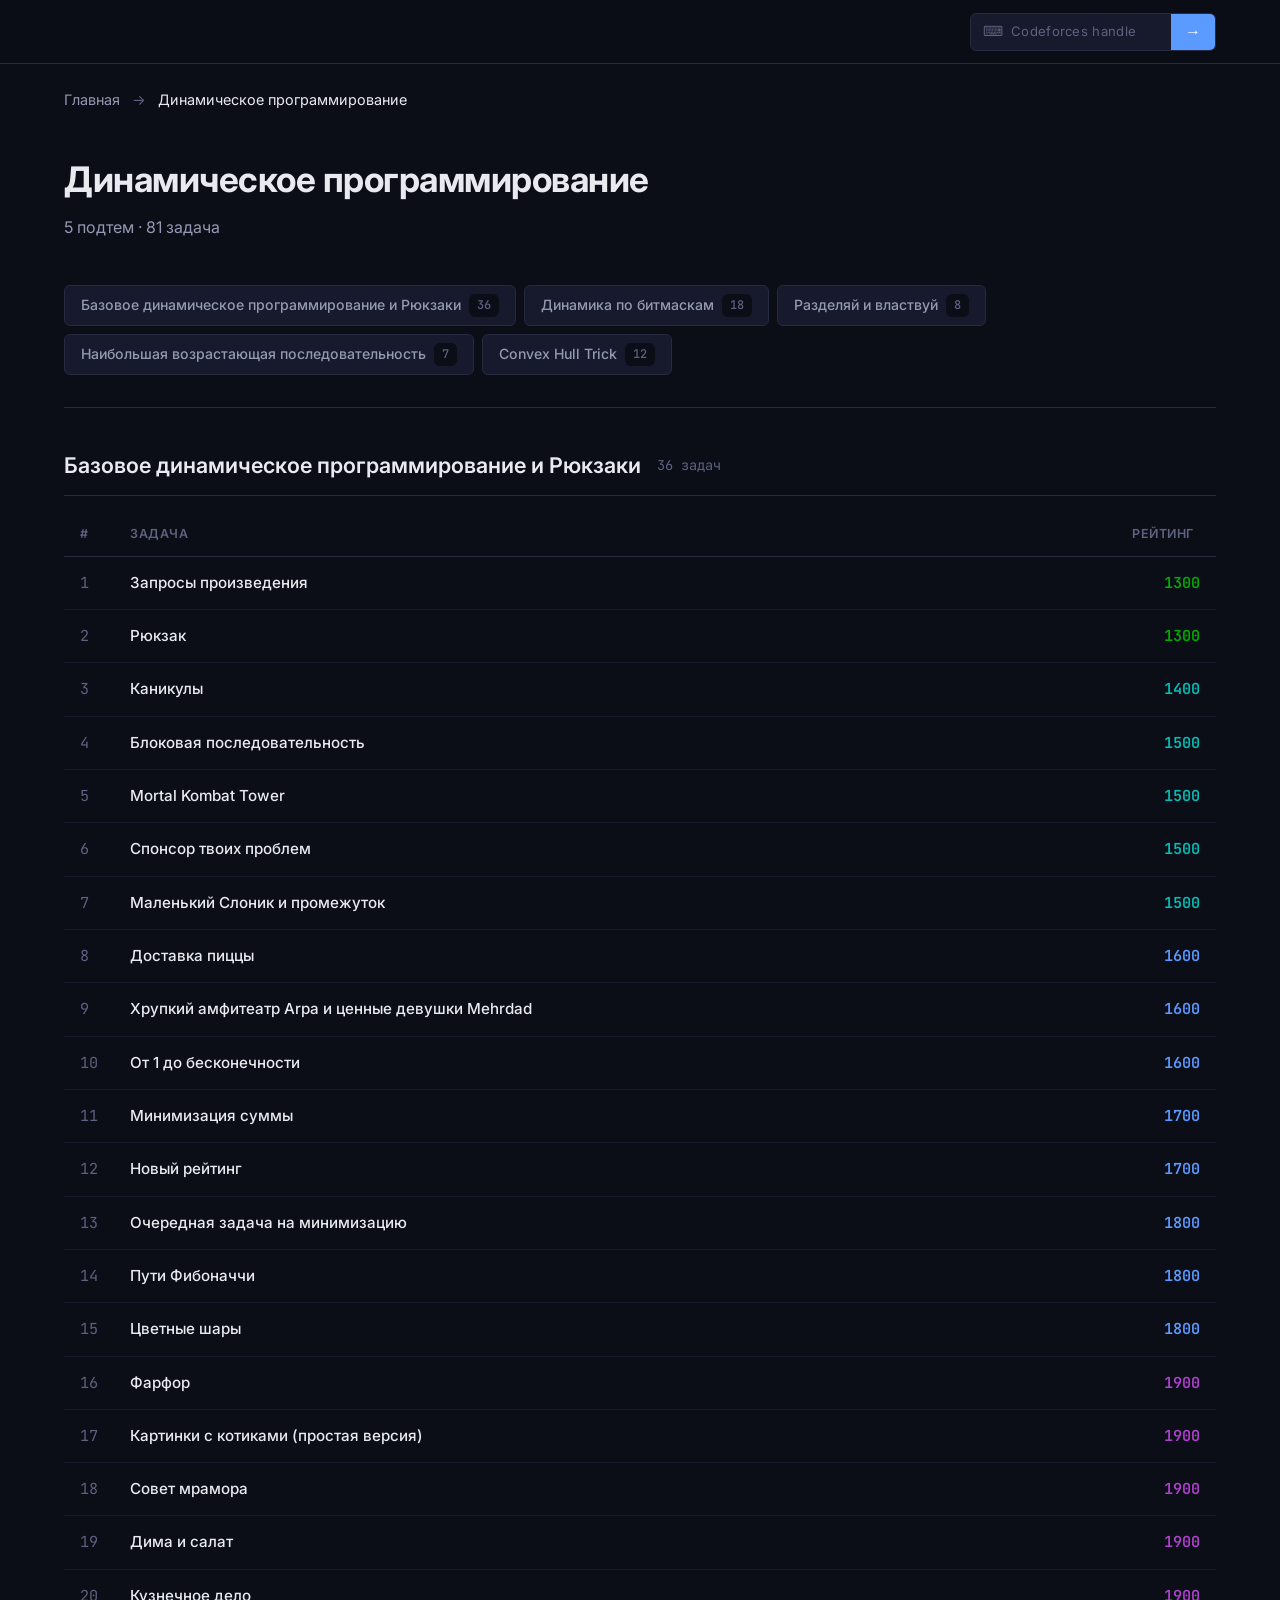
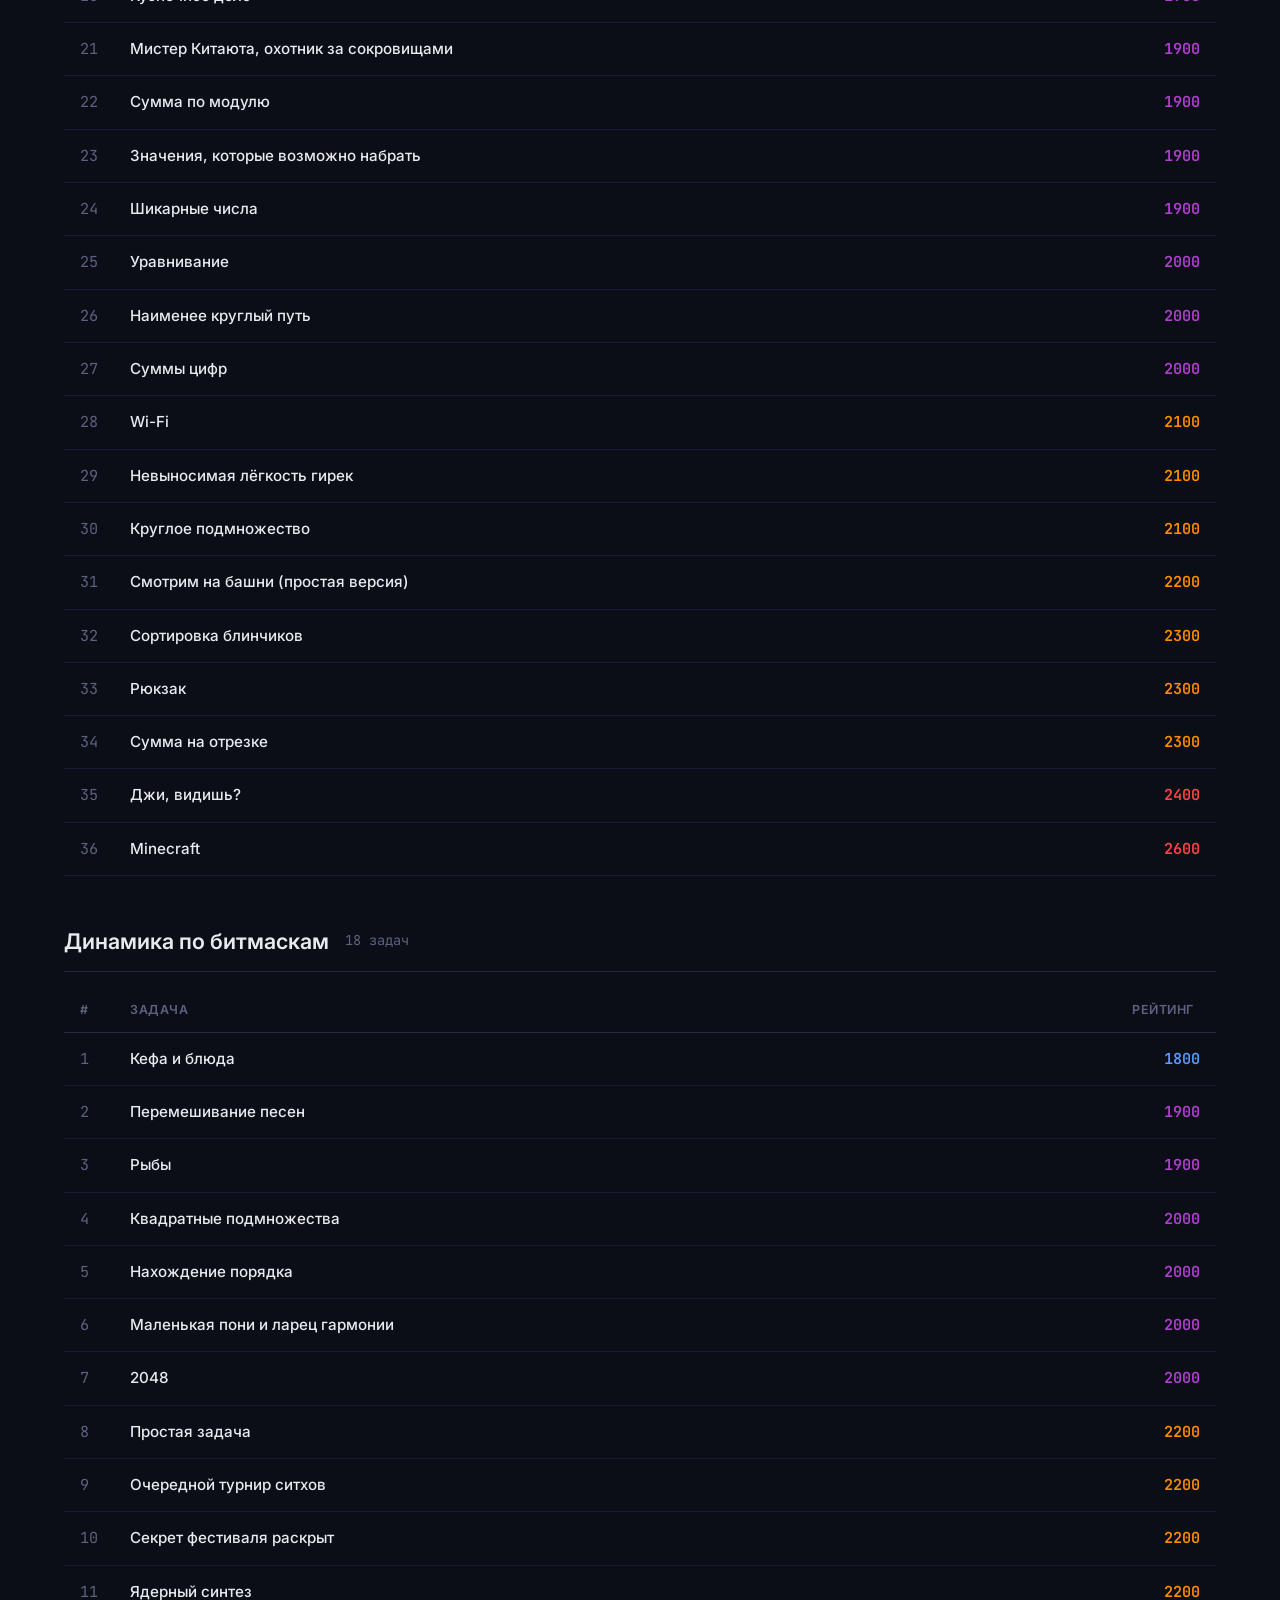
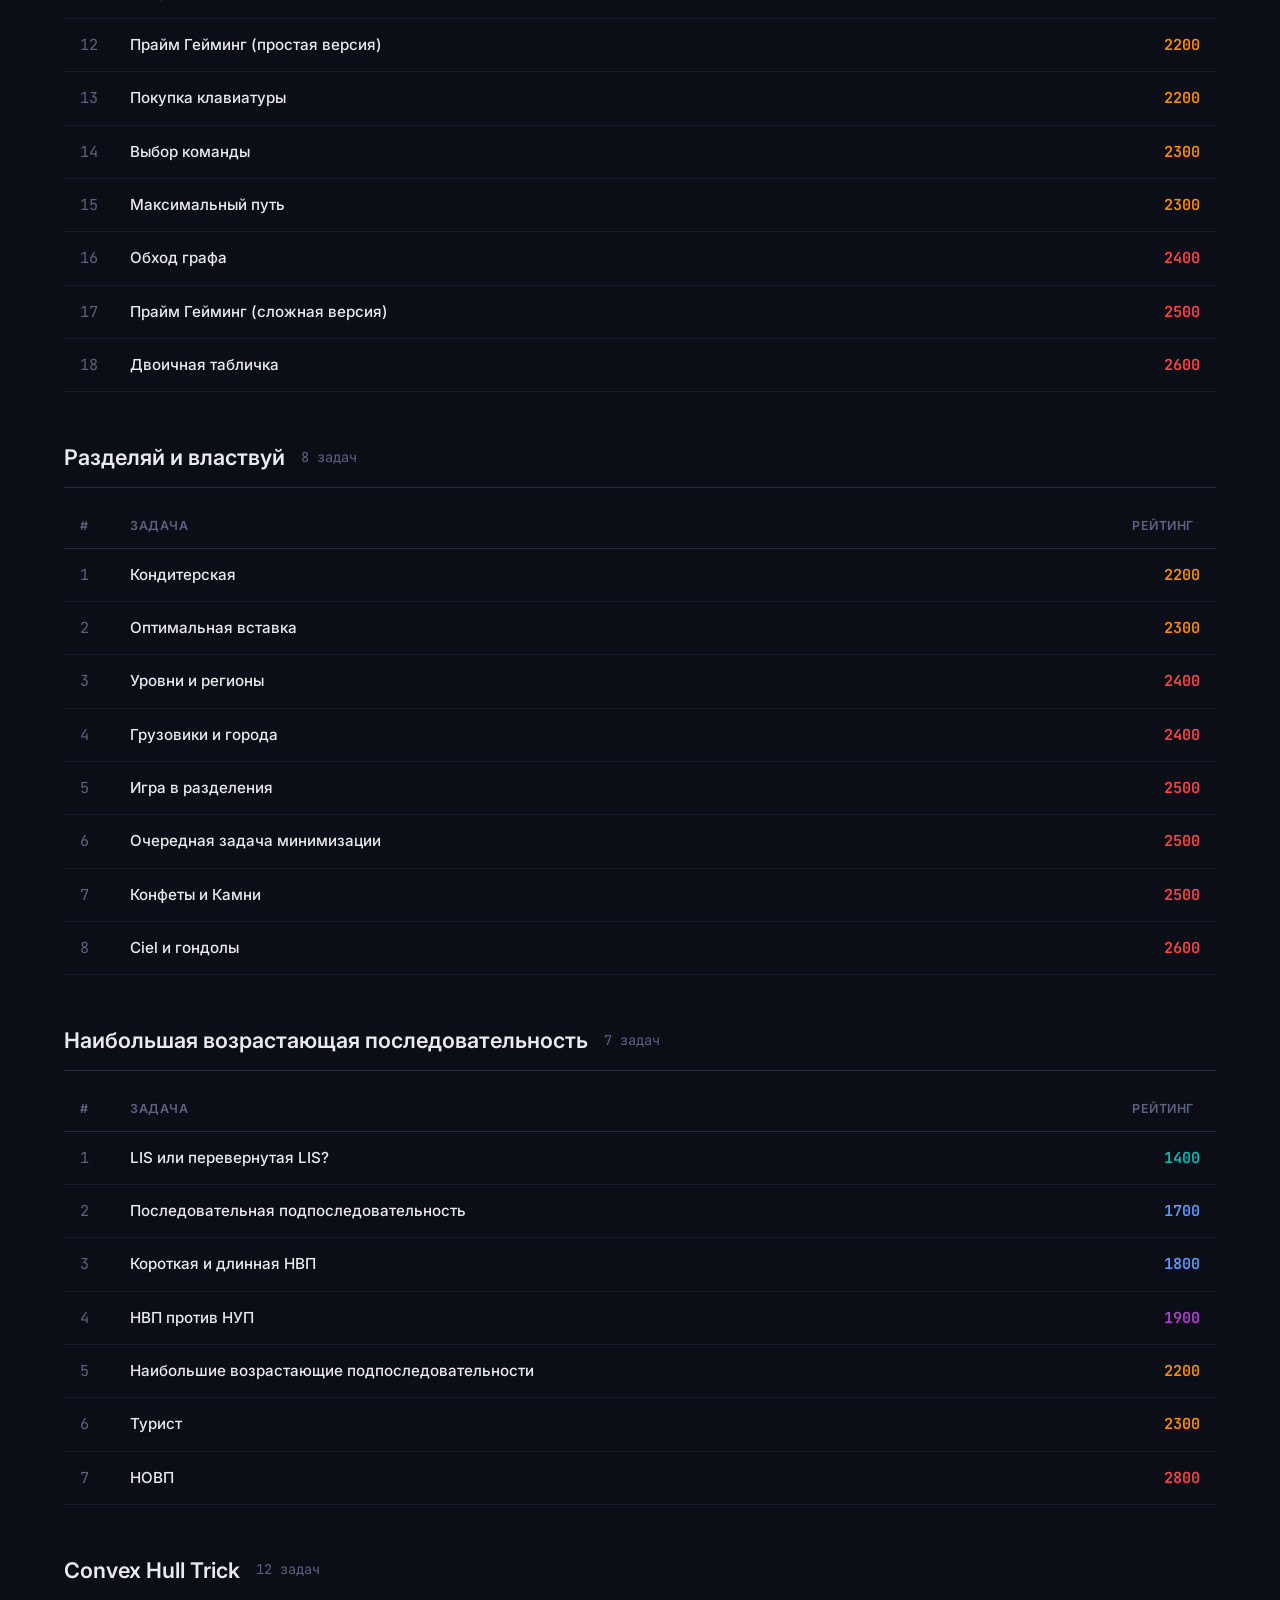
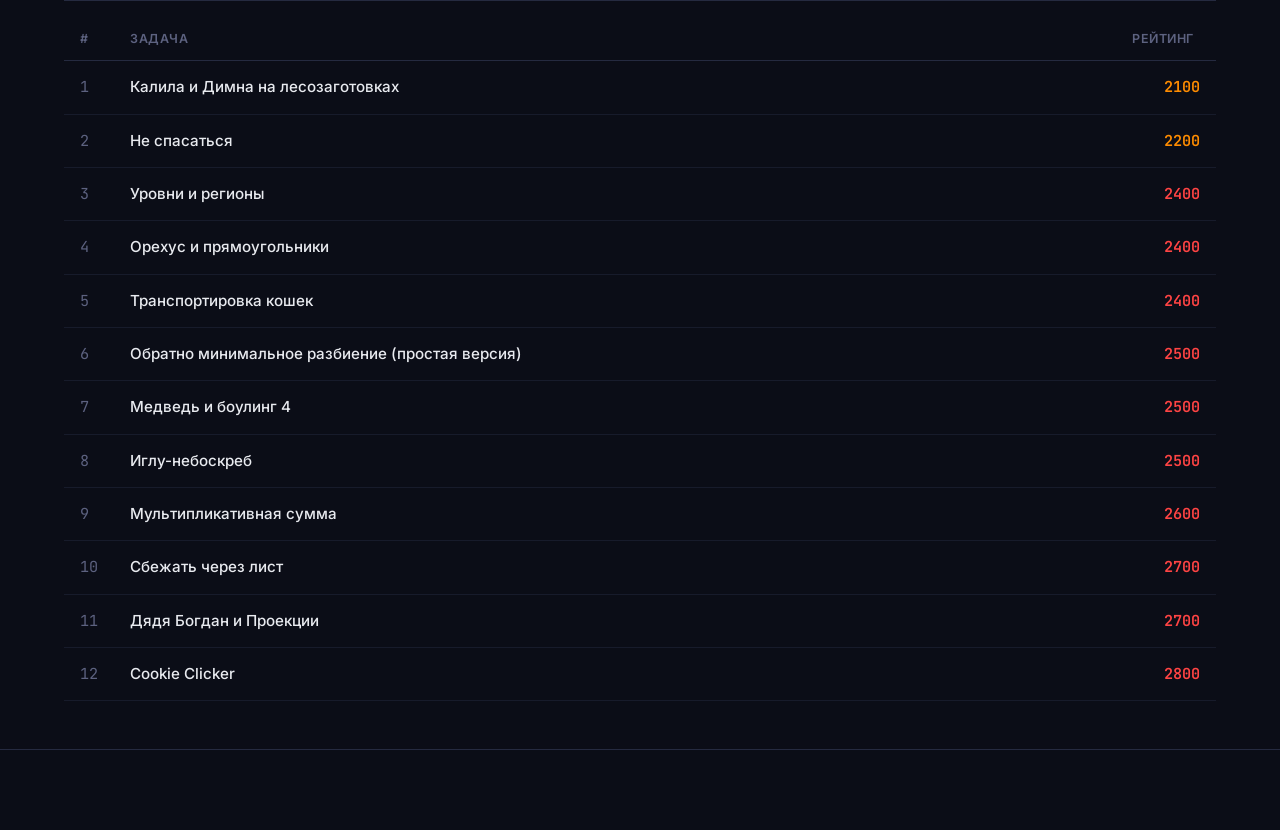
<file: themes/dinamicheskoe-programmirovanie.html>
<!DOCTYPE html>
<html lang="ru">
<head>
    <meta charset="UTF-8">
    <meta name="viewport" content="width=device-width, initial-scale=1.0">
    <link rel="stylesheet" href="../style.css">
    <link rel="preconnect" href="https://fonts.googleapis.com">
    <link href="https://fonts.googleapis.com/css2?family=JetBrains+Mono:wght@400;500;600;700&family=Inter:wght@300;400;500;600;700&display=swap" rel="stylesheet">
</head>
<body>

    <header class="header">
        <div class="container header-inner">
            <a href="../index.html" class="logo">
            </a>

            <!-- CF Handle Widget -->
            <div class="handle-widget">
                <div class="handle-input-wrap">
                    <span class="handle-icon">⌨</span>
                    <input
                        type="text"
                        id="handleInput"
                        class="handle-input"
                        placeholder="Codeforces handle"
                        autocomplete="off"
                        spellcheck="false"
                    >
                    <button class="handle-btn" id="handleSubmit" title="Загрузить">→</button>
                    <button class="handle-clear" id="handleClear" title="Сменить handle">✕</button>
                </div>
            </div>
        </div>
    </header>

    <main>
        <div class="container">
            <div class="breadcrumbs">
                <a href="../index.html">Главная</a>
                <span class="breadcrumb-sep">→</span>
                <span class="breadcrumb-current">Динамическое программирование</span>
            </div>

            <div class="theme-page-header">
                <h1 class="theme-page-title">Динамическое программирование</h1>
                <p class="theme-page-desc">5 подтем · 81 задача</p>
            </div>

            <div class="subtag-nav">
                <a href="#bazovoe-dinamicheskoe-programmirovanie-i-ryukzaki" class="subtag-nav-item">Базовое динамическое программирование и Рюкзаки <span class="subtag-nav-count">36</span></a>
                <a href="#dinamika-po-bitmaskam" class="subtag-nav-item">Динамика по битмаскам <span class="subtag-nav-count">18</span></a>
                <a href="#razdelyay-i-vlastvuy" class="subtag-nav-item">Разделяй и властвуй <span class="subtag-nav-count">8</span></a>
                <a href="#naibolshaya-vozrastayushchaya-posledovatelnost" class="subtag-nav-item">Наибольшая возрастающая последовательность <span class="subtag-nav-count">7</span></a>
                <a href="#convex-hull-trick" class="subtag-nav-item">Convex Hull Trick <span class="subtag-nav-count">12</span></a>
            </div>

            <div class="subtag-section" id="bazovoe-dinamicheskoe-programmirovanie-i-ryukzaki">
                <div class="subtag-header">
                    <h2 class="subtag-title">Базовое динамическое программирование и Рюкзаки</h2>
                    <span class="subtag-count">36 задач</span>
                </div>
                <table class="tasks-table">
                    <thead>
                        <tr>
                            <th class="th-num">#</th>
                            <th class="th-name">Задача</th>
                            <th class="th-rating">Рейтинг</th>
                        </tr>
                    </thead>
                    <tbody>
                        <tr data-url="https://codeforces.com/contest/2193/problem/E">
                            <td class="task-num">1</td>
                            <td class="task-name"><a href="https://codeforces.com/contest/2193/problem/E" target="_blank">Запросы произведения</a></td>
                            <td class="task-rating"><span class="rating-pupil">1300</span></td>
                        </tr>
                        <tr data-url="https://codeforces.com/contest/1446/problem/A">
                            <td class="task-num">2</td>
                            <td class="task-name"><a href="https://codeforces.com/contest/1446/problem/A" target="_blank">Рюкзак</a></td>
                            <td class="task-rating"><span class="rating-pupil">1300</span></td>
                        </tr>
                        <tr data-url="https://codeforces.com/problemset/problem/698/A">
                            <td class="task-num">3</td>
                            <td class="task-name"><a href="https://codeforces.com/problemset/problem/698/A" target="_blank">Каникулы</a></td>
                            <td class="task-rating"><span class="rating-specialist">1400</span></td>
                        </tr>
                        <tr data-url="https://codeforces.com/problemset/problem/1881/E">
                            <td class="task-num">4</td>
                            <td class="task-name"><a href="https://codeforces.com/problemset/problem/1881/E" target="_blank">Блоковая последовательность</a></td>
                            <td class="task-rating"><span class="rating-specialist">1500</span></td>
                        </tr>
                        <tr data-url="https://codeforces.com/problemset/problem/1418/C">
                            <td class="task-num">5</td>
                            <td class="task-name"><a href="https://codeforces.com/problemset/problem/1418/C" target="_blank">Mortal Kombat Tower</a></td>
                            <td class="task-rating"><span class="rating-specialist">1500</span></td>
                        </tr>
                        <tr data-url="https://codeforces.com/contest/2121/problem/E">
                            <td class="task-num">6</td>
                            <td class="task-name"><a href="https://codeforces.com/contest/2121/problem/E" target="_blank">Спонсор твоих проблем</a></td>
                            <td class="task-rating"><span class="rating-specialist">1500</span></td>
                        </tr>
                        <tr data-url="https://codeforces.com/problemset/problem/204/A">
                            <td class="task-num">7</td>
                            <td class="task-name"><a href="https://codeforces.com/problemset/problem/204/A" target="_blank">Маленький Слоник и промежуток</a></td>
                            <td class="task-rating"><span class="rating-specialist">1500</span></td>
                        </tr>
                        <tr data-url="https://codeforces.com/contest/2193/problem/F">
                            <td class="task-num">8</td>
                            <td class="task-name"><a href="https://codeforces.com/contest/2193/problem/F" target="_blank">Доставка пиццы</a></td>
                            <td class="task-rating"><span class="rating-expert">1600</span></td>
                        </tr>
                        <tr data-url="https://codeforces.com/contest/742/problem/D">
                            <td class="task-num">9</td>
                            <td class="task-name"><a href="https://codeforces.com/contest/742/problem/D" target="_blank">Хрупкий амфитеатр Arpa и ценные девушки Mehrdad</a></td>
                            <td class="task-rating"><span class="rating-expert">1600</span></td>
                        </tr>
                        <tr data-url="https://codeforces.com/problemset/problem/2132/D">
                            <td class="task-num">10</td>
                            <td class="task-name"><a href="https://codeforces.com/problemset/problem/2132/D" target="_blank">От 1 до бесконечности</a></td>
                            <td class="task-rating"><span class="rating-expert">1600</span></td>
                        </tr>
                        <tr data-url="https://codeforces.com/problemset/problem/1969/C">
                            <td class="task-num">11</td>
                            <td class="task-name"><a href="https://codeforces.com/problemset/problem/1969/C" target="_blank">Минимизация суммы</a></td>
                            <td class="task-rating"><span class="rating-expert">1700</span></td>
                        </tr>
                        <tr data-url="https://codeforces.com/contest/2029/problem/C">
                            <td class="task-num">12</td>
                            <td class="task-name"><a href="https://codeforces.com/contest/2029/problem/C" target="_blank">Новый рейтинг</a></td>
                            <td class="task-rating"><span class="rating-expert">1700</span></td>
                        </tr>
                        <tr data-url="https://codeforces.com/contest/1637/problem/D">
                            <td class="task-num">13</td>
                            <td class="task-name"><a href="https://codeforces.com/contest/1637/problem/D" target="_blank">Очередная задача на минимизацию</a></td>
                            <td class="task-rating"><span class="rating-expert">1800</span></td>
                        </tr>
                        <tr data-url="https://codeforces.com/contest/2176/problem/D">
                            <td class="task-num">14</td>
                            <td class="task-name"><a href="https://codeforces.com/contest/2176/problem/D" target="_blank">Пути Фибоначчи</a></td>
                            <td class="task-rating"><span class="rating-expert">1800</span></td>
                        </tr>
                        <tr data-url="https://codeforces.com/problemset/problem/1954/D">
                            <td class="task-num">15</td>
                            <td class="task-name"><a href="https://codeforces.com/problemset/problem/1954/D" target="_blank">Цветные шары</a></td>
                            <td class="task-rating"><span class="rating-expert">1800</span></td>
                        </tr>
                        <tr data-url="https://codeforces.com/contest/148/problem/E">
                            <td class="task-num">16</td>
                            <td class="task-name"><a href="https://codeforces.com/contest/148/problem/E" target="_blank">Фарфор</a></td>
                            <td class="task-rating"><span class="rating-cm">1900</span></td>
                        </tr>
                        <tr data-url="https://codeforces.com/contest/1077/problem/F1">
                            <td class="task-num">17</td>
                            <td class="task-name"><a href="https://codeforces.com/contest/1077/problem/F1" target="_blank">Картинки с котиками (простая версия)</a></td>
                            <td class="task-rating"><span class="rating-cm">1900</span></td>
                        </tr>
                        <tr data-url="https://codeforces.com/contest/2166/problem/D">
                            <td class="task-num">18</td>
                            <td class="task-name"><a href="https://codeforces.com/contest/2166/problem/D" target="_blank">Совет мрамора</a></td>
                            <td class="task-rating"><span class="rating-cm">1900</span></td>
                        </tr>
                        <tr data-url="https://codeforces.com/problemset/problem/366/C">
                            <td class="task-num">19</td>
                            <td class="task-name"><a href="https://codeforces.com/problemset/problem/366/C" target="_blank">Дима и салат</a></td>
                            <td class="task-rating"><span class="rating-cm">1900</span></td>
                        </tr>
                        <tr data-url="https://codeforces.com/contest/1989/problem/D">
                            <td class="task-num">20</td>
                            <td class="task-name"><a href="https://codeforces.com/contest/1989/problem/D" target="_blank">Кузнечное дело</a></td>
                            <td class="task-rating"><span class="rating-cm">1900</span></td>
                        </tr>
                        <tr data-url="https://codeforces.com/problemset/problem/506/A">
                            <td class="task-num">21</td>
                            <td class="task-name"><a href="https://codeforces.com/problemset/problem/506/A" target="_blank">Мистер Китаюта, охотник за сокровищами</a></td>
                            <td class="task-rating"><span class="rating-cm">1900</span></td>
                        </tr>
                        <tr data-url="https://codeforces.com/contest/577/problem/B">
                            <td class="task-num">22</td>
                            <td class="task-name"><a href="https://codeforces.com/contest/577/problem/B" target="_blank">Сумма по модулю</a></td>
                            <td class="task-rating"><span class="rating-cm">1900</span></td>
                        </tr>
                        <tr data-url="https://codeforces.com/contest/687/problem/C">
                            <td class="task-num">23</td>
                            <td class="task-name"><a href="https://codeforces.com/contest/687/problem/C" target="_blank">Значения, которые возможно набрать</a></td>
                            <td class="task-rating"><span class="rating-cm">1900</span></td>
                        </tr>
                        <tr data-url="https://codeforces.com/contest/1036/problem/C">
                            <td class="task-num">24</td>
                            <td class="task-name"><a href="https://codeforces.com/contest/1036/problem/C" target="_blank">Шикарные числа</a></td>
                            <td class="task-rating"><span class="rating-cm">1900</span></td>
                        </tr>
                        <tr data-url="https://codeforces.com/problemset/problem/2075/D">
                            <td class="task-num">25</td>
                            <td class="task-name"><a href="https://codeforces.com/problemset/problem/2075/D" target="_blank">Уравнивание</a></td>
                            <td class="task-rating"><span class="rating-cm">2000</span></td>
                        </tr>
                        <tr data-url="https://codeforces.com/contest/2/problem/B">
                            <td class="task-num">26</td>
                            <td class="task-name"><a href="https://codeforces.com/contest/2/problem/B" target="_blank">Наименее круглый путь</a></td>
                            <td class="task-rating"><span class="rating-cm">2000</span></td>
                        </tr>
                        <tr data-url="https://codeforces.com/problemset/problem/509/C">
                            <td class="task-num">27</td>
                            <td class="task-name"><a href="https://codeforces.com/problemset/problem/509/C" target="_blank">Суммы цифр</a></td>
                            <td class="task-rating"><span class="rating-cm">2000</span></td>
                        </tr>
                        <tr data-url="https://codeforces.com/contest/1216/problem/F">
                            <td class="task-num">28</td>
                            <td class="task-name"><a href="https://codeforces.com/contest/1216/problem/F" target="_blank">Wi-Fi</a></td>
                            <td class="task-rating"><span class="rating-master">2100</span></td>
                        </tr>
                        <tr data-url="https://codeforces.com/contest/1078/problem/B">
                            <td class="task-num">29</td>
                            <td class="task-name"><a href="https://codeforces.com/contest/1078/problem/B" target="_blank">Невыносимая лёгкость гирек</a></td>
                            <td class="task-rating"><span class="rating-master">2100</span></td>
                        </tr>
                        <tr data-url="https://codeforces.com/contest/837/problem/D">
                            <td class="task-num">30</td>
                            <td class="task-name"><a href="https://codeforces.com/contest/837/problem/D" target="_blank">Круглое подмножество</a></td>
                            <td class="task-rating"><span class="rating-master">2100</span></td>
                        </tr>
                        <tr data-url="https://codeforces.com/contest/2144/problem/E1">
                            <td class="task-num">31</td>
                            <td class="task-name"><a href="https://codeforces.com/contest/2144/problem/E1" target="_blank">Смотрим на башни (простая версия)</a></td>
                            <td class="task-rating"><span class="rating-master">2200</span></td>
                        </tr>
                        <tr data-url="https://codeforces.com/contest/1675/problem/G">
                            <td class="task-num">32</td>
                            <td class="task-name"><a href="https://codeforces.com/contest/1675/problem/G" target="_blank">Сортировка блинчиков</a></td>
                            <td class="task-rating"><span class="rating-master">2300</span></td>
                        </tr>
                        <tr data-url="https://codeforces.com/problemset/problem/1132/E">
                            <td class="task-num">33</td>
                            <td class="task-name"><a href="https://codeforces.com/problemset/problem/1132/E" target="_blank">Рюкзак</a></td>
                            <td class="task-rating"><span class="rating-master">2300</span></td>
                        </tr>
                        <tr data-url="https://codeforces.com/contest/1073/problem/E">
                            <td class="task-num">34</td>
                            <td class="task-name"><a href="https://codeforces.com/contest/1073/problem/E" target="_blank">Сумма на отрезке</a></td>
                            <td class="task-rating"><span class="rating-master">2300</span></td>
                        </tr>
                        <tr data-url="https://codeforces.com/contest/1670/problem/F">
                            <td class="task-num">35</td>
                            <td class="task-name"><a href="https://codeforces.com/contest/1670/problem/F" target="_blank">Джи, видишь?</a></td>
                            <td class="task-rating"><span class="rating-gm">2400</span></td>
                        </tr>
                        <tr data-url="https://codeforces.com/contest/1994/problem/G">
                            <td class="task-num">36</td>
                            <td class="task-name"><a href="https://codeforces.com/contest/1994/problem/G" target="_blank">Minecraft</a></td>
                            <td class="task-rating"><span class="rating-gm">2600</span></td>
                        </tr>
                    </tbody>
                </table>
            </div>

            <div class="subtag-section" id="dinamika-po-bitmaskam">
                <div class="subtag-header">
                    <h2 class="subtag-title">Динамика по битмаскам</h2>
                    <span class="subtag-count">18 задач</span>
                </div>
                <table class="tasks-table">
                    <thead>
                        <tr>
                            <th class="th-num">#</th>
                            <th class="th-name">Задача</th>
                            <th class="th-rating">Рейтинг</th>
                        </tr>
                    </thead>
                    <tbody>
                        <tr data-url="https://codeforces.com/problemset/problem/580/D">
                            <td class="task-num">1</td>
                            <td class="task-name"><a href="https://codeforces.com/problemset/problem/580/D" target="_blank">Кефа и блюда</a></td>
                            <td class="task-rating"><span class="rating-expert">1800</span></td>
                        </tr>
                        <tr data-url="https://codeforces.com/contest/1950/problem/G">
                            <td class="task-num">2</td>
                            <td class="task-name"><a href="https://codeforces.com/contest/1950/problem/G" target="_blank">Перемешивание песен</a></td>
                            <td class="task-rating"><span class="rating-cm">1900</span></td>
                        </tr>
                        <tr data-url="https://codeforces.com/problemset/problem/16/E">
                            <td class="task-num">3</td>
                            <td class="task-name"><a href="https://codeforces.com/problemset/problem/16/E" target="_blank">Рыбы</a></td>
                            <td class="task-rating"><span class="rating-cm">1900</span></td>
                        </tr>
                        <tr data-url="https://codeforces.com/contest/895/problem/C">
                            <td class="task-num">4</td>
                            <td class="task-name"><a href="https://codeforces.com/contest/895/problem/C" target="_blank">Квадратные подмножества</a></td>
                            <td class="task-rating"><span class="rating-cm">2000</span></td>
                        </tr>
                        <tr data-url="https://codeforces.com/problemset/problem/8/C">
                            <td class="task-num">5</td>
                            <td class="task-name"><a href="https://codeforces.com/problemset/problem/8/C" target="_blank">Нахождение порядка</a></td>
                            <td class="task-rating"><span class="rating-cm">2000</span></td>
                        </tr>
                        <tr data-url="https://codeforces.com/contest/453/problem/B">
                            <td class="task-num">6</td>
                            <td class="task-name"><a href="https://codeforces.com/contest/453/problem/B" target="_blank">Маленькая пони и ларец гармонии</a></td>
                            <td class="task-rating"><span class="rating-cm">2000</span></td>
                        </tr>
                        <tr data-url="https://codeforces.com/problemset/problem/413/D">
                            <td class="task-num">7</td>
                            <td class="task-name"><a href="https://codeforces.com/problemset/problem/413/D" target="_blank">2048</a></td>
                            <td class="task-rating"><span class="rating-cm">2000</span></td>
                        </tr>
                        <tr data-url="https://codeforces.com/contest/11/problem/D">
                            <td class="task-num">8</td>
                            <td class="task-name"><a href="https://codeforces.com/contest/11/problem/D" target="_blank">Простая задача</a></td>
                            <td class="task-rating"><span class="rating-master">2200</span></td>
                        </tr>
                        <tr data-url="https://codeforces.com/contest/678/problem/E">
                            <td class="task-num">9</td>
                            <td class="task-name"><a href="https://codeforces.com/contest/678/problem/E" target="_blank">Очередной турнир ситхов</a></td>
                            <td class="task-rating"><span class="rating-master">2200</span></td>
                        </tr>
                        <tr data-url="https://codeforces.com/problemset/problem/757/D">
                            <td class="task-num">10</td>
                            <td class="task-name"><a href="https://codeforces.com/problemset/problem/757/D" target="_blank">Секрет фестиваля раскрыт</a></td>
                            <td class="task-rating"><span class="rating-master">2200</span></td>
                        </tr>
                        <tr data-url="https://codeforces.com/problemset/problem/71/E">
                            <td class="task-num">11</td>
                            <td class="task-name"><a href="https://codeforces.com/problemset/problem/71/E" target="_blank">Ядерный синтез</a></td>
                            <td class="task-rating"><span class="rating-master">2200</span></td>
                        </tr>
                        <tr data-url="https://codeforces.com/contest/2140/problem/E1">
                            <td class="task-num">12</td>
                            <td class="task-name"><a href="https://codeforces.com/contest/2140/problem/E1" target="_blank">Прайм Гейминг (простая версия)</a></td>
                            <td class="task-rating"><span class="rating-master">2200</span></td>
                        </tr>
                        <tr data-url="https://codeforces.com/problemset/problem/1238/E">
                            <td class="task-num">13</td>
                            <td class="task-name"><a href="https://codeforces.com/problemset/problem/1238/E" target="_blank">Покупка клавиатуры</a></td>
                            <td class="task-rating"><span class="rating-master">2200</span></td>
                        </tr>
                        <tr data-url="https://codeforces.com/contest/1316/problem/E">
                            <td class="task-num">14</td>
                            <td class="task-name"><a href="https://codeforces.com/contest/1316/problem/E" target="_blank">Выбор команды</a></td>
                            <td class="task-rating"><span class="rating-master">2300</span></td>
                        </tr>
                        <tr data-url="https://codeforces.com/contest/762/problem/D">
                            <td class="task-num">15</td>
                            <td class="task-name"><a href="https://codeforces.com/contest/762/problem/D" target="_blank">Максимальный путь</a></td>
                            <td class="task-rating"><span class="rating-master">2300</span></td>
                        </tr>
                        <tr data-url="https://codeforces.com/problemset/problem/21/D">
                            <td class="task-num">16</td>
                            <td class="task-name"><a href="https://codeforces.com/problemset/problem/21/D" target="_blank">Обход графа</a></td>
                            <td class="task-rating"><span class="rating-gm">2400</span></td>
                        </tr>
                        <tr data-url="https://codeforces.com/contest/2140/problem/E2">
                            <td class="task-num">17</td>
                            <td class="task-name"><a href="https://codeforces.com/contest/2140/problem/E2" target="_blank">Прайм Гейминг (сложная версия)</a></td>
                            <td class="task-rating"><span class="rating-gm">2500</span></td>
                        </tr>
                        <tr data-url="https://codeforces.com/contest/662/problem/C">
                            <td class="task-num">18</td>
                            <td class="task-name"><a href="https://codeforces.com/contest/662/problem/C" target="_blank">Двоичная табличка</a></td>
                            <td class="task-rating"><span class="rating-gm">2600</span></td>
                        </tr>
                    </tbody>
                </table>
            </div>

            <div class="subtag-section" id="razdelyay-i-vlastvuy">
                <div class="subtag-header">
                    <h2 class="subtag-title">Разделяй и властвуй</h2>
                    <span class="subtag-count">8 задач</span>
                </div>
                <table class="tasks-table">
                    <thead>
                        <tr>
                            <th class="th-num">#</th>
                            <th class="th-name">Задача</th>
                            <th class="th-rating">Рейтинг</th>
                        </tr>
                    </thead>
                    <tbody>
                        <tr data-url="https://codeforces.com/contest/833/problem/B">
                            <td class="task-num">1</td>
                            <td class="task-name"><a href="https://codeforces.com/contest/833/problem/B" target="_blank">Кондитерская</a></td>
                            <td class="task-rating"><span class="rating-master">2200</span></td>
                        </tr>
                        <tr data-url="https://codeforces.com/problemset/problem/1601/C">
                            <td class="task-num">2</td>
                            <td class="task-name"><a href="https://codeforces.com/problemset/problem/1601/C" target="_blank">Оптимальная вставка</a></td>
                            <td class="task-rating"><span class="rating-master">2300</span></td>
                        </tr>
                        <tr data-url="https://codeforces.com/contest/673/problem/E">
                            <td class="task-num">3</td>
                            <td class="task-name"><a href="https://codeforces.com/contest/673/problem/E" target="_blank">Уровни и регионы</a></td>
                            <td class="task-rating"><span class="rating-gm">2400</span></td>
                        </tr>
                        <tr data-url="https://codeforces.com/contest/1101/problem/F">
                            <td class="task-num">4</td>
                            <td class="task-name"><a href="https://codeforces.com/contest/1101/problem/F" target="_blank">Грузовики и города</a></td>
                            <td class="task-rating"><span class="rating-gm">2400</span></td>
                        </tr>
                        <tr data-url="https://codeforces.com/contest/1527/problem/E">
                            <td class="task-num">5</td>
                            <td class="task-name"><a href="https://codeforces.com/contest/1527/problem/E" target="_blank">Игра в разделения</a></td>
                            <td class="task-rating"><span class="rating-gm">2500</span></td>
                        </tr>
                        <tr data-url="https://codeforces.com/contest/868/problem/F">
                            <td class="task-num">6</td>
                            <td class="task-name"><a href="https://codeforces.com/contest/868/problem/F" target="_blank">Очередная задача минимизации</a></td>
                            <td class="task-rating"><span class="rating-gm">2500</span></td>
                        </tr>
                        <tr data-url="https://codeforces.com/contest/101/problem/E">
                            <td class="task-num">7</td>
                            <td class="task-name"><a href="https://codeforces.com/contest/101/problem/E" target="_blank">Конфеты и Камни</a></td>
                            <td class="task-rating"><span class="rating-gm">2500</span></td>
                        </tr>
                        <tr data-url="https://codeforces.com/contest/321/problem/E">
                            <td class="task-num">8</td>
                            <td class="task-name"><a href="https://codeforces.com/contest/321/problem/E" target="_blank">Ciel и гондолы</a></td>
                            <td class="task-rating"><span class="rating-gm">2600</span></td>
                        </tr>
                    </tbody>
                </table>
            </div>

            <div class="subtag-section" id="naibolshaya-vozrastayushchaya-posledovatelnost">
                <div class="subtag-header">
                    <h2 class="subtag-title">Наибольшая возрастающая последовательность</h2>
                    <span class="subtag-count">7 задач</span>
                </div>
                <table class="tasks-table">
                    <thead>
                        <tr>
                            <th class="th-num">#</th>
                            <th class="th-name">Задача</th>
                            <th class="th-rating">Рейтинг</th>
                        </tr>
                    </thead>
                    <tbody>
                        <tr data-url="https://codeforces.com/problemset/problem/1682/C">
                            <td class="task-num">1</td>
                            <td class="task-name"><a href="https://codeforces.com/problemset/problem/1682/C" target="_blank">LIS или перевернутая LIS?</a></td>
                            <td class="task-rating"><span class="rating-specialist">1400</span></td>
                        </tr>
                        <tr data-url="https://codeforces.com/contest/977/problem/F">
                            <td class="task-num">2</td>
                            <td class="task-name"><a href="https://codeforces.com/contest/977/problem/F" target="_blank">Последовательная подпоследовательность</a></td>
                            <td class="task-rating"><span class="rating-expert">1700</span></td>
                        </tr>
                        <tr data-url="https://codeforces.com/problemset/problem/1304/D">
                            <td class="task-num">3</td>
                            <td class="task-name"><a href="https://codeforces.com/problemset/problem/1304/D" target="_blank">Короткая и длинная НВП</a></td>
                            <td class="task-rating"><span class="rating-expert">1800</span></td>
                        </tr>
                        <tr data-url="https://codeforces.com/problemset/gymProblem/101821/B">
                            <td class="task-num">4</td>
                            <td class="task-name"><a href="https://codeforces.com/problemset/gymProblem/101821/B" target="_blank">НВП против НУП</a></td>
                            <td class="task-rating"><span class="rating-cm">1900</span></td>
                        </tr>
                        <tr data-url="https://codeforces.com/problemset/problem/486/E">
                            <td class="task-num">5</td>
                            <td class="task-name"><a href="https://codeforces.com/problemset/problem/486/E" target="_blank">Наибольшие возрастающие подпоследовательности</a></td>
                            <td class="task-rating"><span class="rating-master">2200</span></td>
                        </tr>
                        <tr data-url="https://codeforces.com/contest/76/problem/F">
                            <td class="task-num">6</td>
                            <td class="task-name"><a href="https://codeforces.com/contest/76/problem/F" target="_blank">Турист</a></td>
                            <td class="task-rating"><span class="rating-master">2300</span></td>
                        </tr>
                        <tr data-url="https://codeforces.com/problemset/problem/10/D">
                            <td class="task-num">7</td>
                            <td class="task-name"><a href="https://codeforces.com/problemset/problem/10/D" target="_blank">НОВП</a></td>
                            <td class="task-rating"><span class="rating-gm">2800</span></td>
                        </tr>
                    </tbody>
                </table>
            </div>

            <div class="subtag-section" id="convex-hull-trick">
                <div class="subtag-header">
                    <h2 class="subtag-title">Convex Hull Trick</h2>
                    <span class="subtag-count">12 задач</span>
                </div>
                <table class="tasks-table">
                    <thead>
                        <tr>
                            <th class="th-num">#</th>
                            <th class="th-name">Задача</th>
                            <th class="th-rating">Рейтинг</th>
                        </tr>
                    </thead>
                    <tbody>
                        <tr data-url="https://codeforces.com/contest/319/problem/C">
                            <td class="task-num">1</td>
                            <td class="task-name"><a href="https://codeforces.com/contest/319/problem/C" target="_blank">Калила и Димна на лесозаготовках</a></td>
                            <td class="task-rating"><span class="rating-master">2100</span></td>
                        </tr>
                        <tr data-url="https://codeforces.com/contest/1627/problem/E">
                            <td class="task-num">2</td>
                            <td class="task-name"><a href="https://codeforces.com/contest/1627/problem/E" target="_blank">Не спасаться</a></td>
                            <td class="task-rating"><span class="rating-master">2200</span></td>
                        </tr>
                        <tr data-url="https://codeforces.com/contest/673/problem/E">
                            <td class="task-num">3</td>
                            <td class="task-name"><a href="https://codeforces.com/contest/673/problem/E" target="_blank">Уровни и регионы</a></td>
                            <td class="task-rating"><span class="rating-gm">2400</span></td>
                        </tr>
                        <tr data-url="https://codeforces.com/contest/1083/problem/E">
                            <td class="task-num">4</td>
                            <td class="task-name"><a href="https://codeforces.com/contest/1083/problem/E" target="_blank">Орехус и прямоугольники</a></td>
                            <td class="task-rating"><span class="rating-gm">2400</span></td>
                        </tr>
                        <tr data-url="https://codeforces.com/contest/311/problem/B">
                            <td class="task-num">5</td>
                            <td class="task-name"><a href="https://codeforces.com/contest/311/problem/B" target="_blank">Транспортировка кошек</a></td>
                            <td class="task-rating"><span class="rating-gm">2400</span></td>
                        </tr>
                        <tr data-url="https://codeforces.com/contest/2160/problem/G1">
                            <td class="task-num">6</td>
                            <td class="task-name"><a href="https://codeforces.com/contest/2160/problem/G1" target="_blank">Обратно минимальное разбиение (простая версия)</a></td>
                            <td class="task-rating"><span class="rating-gm">2500</span></td>
                        </tr>
                        <tr data-url="https://codeforces.com/problemset/problem/660/F">
                            <td class="task-num">7</td>
                            <td class="task-name"><a href="https://codeforces.com/problemset/problem/660/F" target="_blank">Медведь и боулинг 4</a></td>
                            <td class="task-rating"><span class="rating-gm">2500</span></td>
                        </tr>
                        <tr data-url="https://codeforces.com/contest/91/problem/E">
                            <td class="task-num">8</td>
                            <td class="task-name"><a href="https://codeforces.com/contest/91/problem/E" target="_blank">Иглу-небоскреб</a></td>
                            <td class="task-rating"><span class="rating-gm">2500</span></td>
                        </tr>
                        <tr data-url="https://codeforces.com/problemset/problem/631/E">
                            <td class="task-num">9</td>
                            <td class="task-name"><a href="https://codeforces.com/problemset/problem/631/E" target="_blank">Мультипликативная сумма</a></td>
                            <td class="task-rating"><span class="rating-gm">2600</span></td>
                        </tr>
                        <tr data-url="https://codeforces.com/contest/932/problem/F">
                            <td class="task-num">10</td>
                            <td class="task-name"><a href="https://codeforces.com/contest/932/problem/F" target="_blank">Сбежать через лист</a></td>
                            <td class="task-rating"><span class="rating-gm">2700</span></td>
                        </tr>
                        <tr data-url="https://codeforces.com/contest/1388/problem/E">
                            <td class="task-num">11</td>
                            <td class="task-name"><a href="https://codeforces.com/contest/1388/problem/E" target="_blank">Дядя Богдан и Проекции</a></td>
                            <td class="task-rating"><span class="rating-gm">2700</span></td>
                        </tr>
                        <tr data-url="https://codeforces.com/problemset/problem/377/E">
                            <td class="task-num">12</td>
                            <td class="task-name"><a href="https://codeforces.com/problemset/problem/377/E" target="_blank">Cookie Clicker</a></td>
                            <td class="task-rating"><span class="rating-gm">2800</span></td>
                        </tr>
                    </tbody>
                </table>
            </div>
        </div>
    </main>

    <footer class="footer">
        <div class="container footer-inner">

        </div>
    </footer>

        <!-- Кнопка наверх -->
    <button class="scroll-top-btn" id="scrollTopBtn" title="Наверх">↑</button>

    <script src="../app.js"></script>
    <script>
        // Кнопка прокрутки наверх
        const scrollBtn = document.getElementById('scrollTopBtn');

        window.addEventListener('scroll', () => {
            if (window.scrollY > 300) {
                scrollBtn.classList.add('visible');
            } else {
                scrollBtn.classList.remove('visible');
            }
        });

        scrollBtn.addEventListener('click', () => {
            window.scrollTo({ top: 0, behavior: 'smooth' });
        });
    </script>
</body>
</html>
</file>
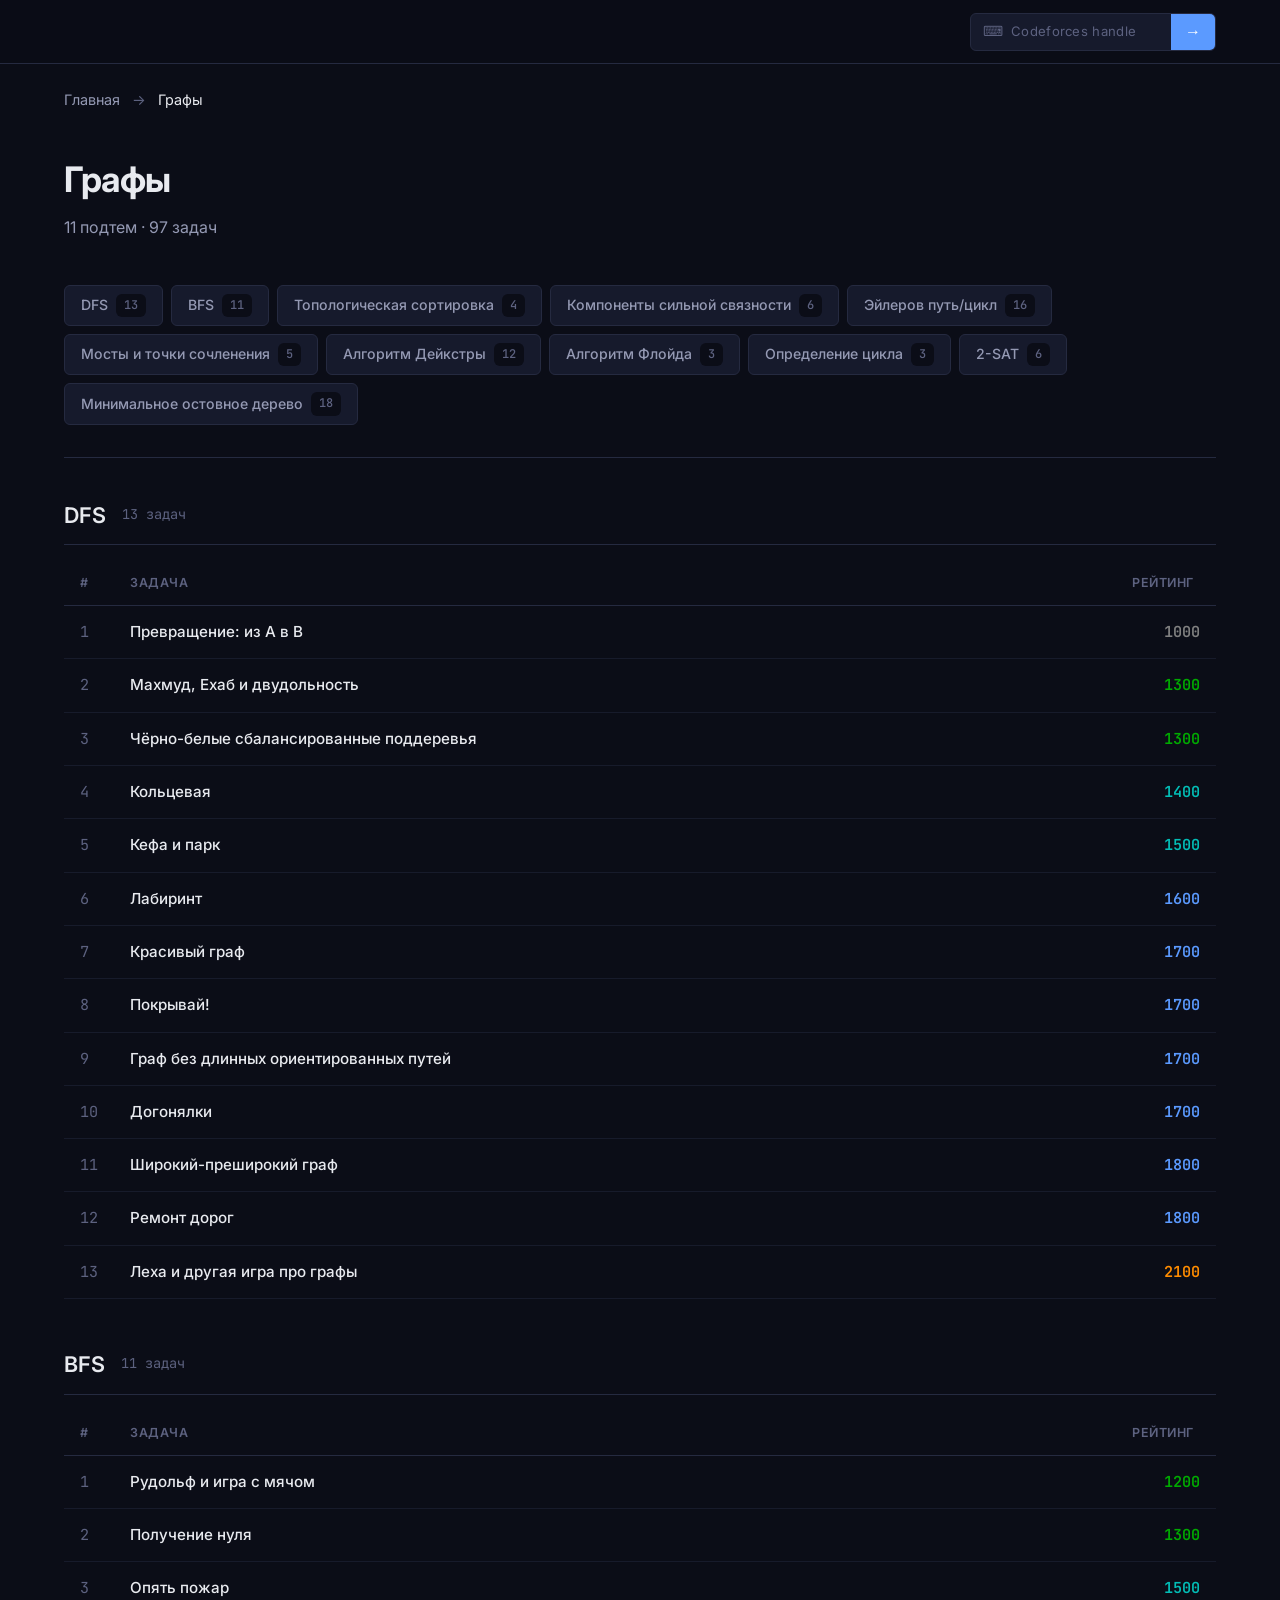
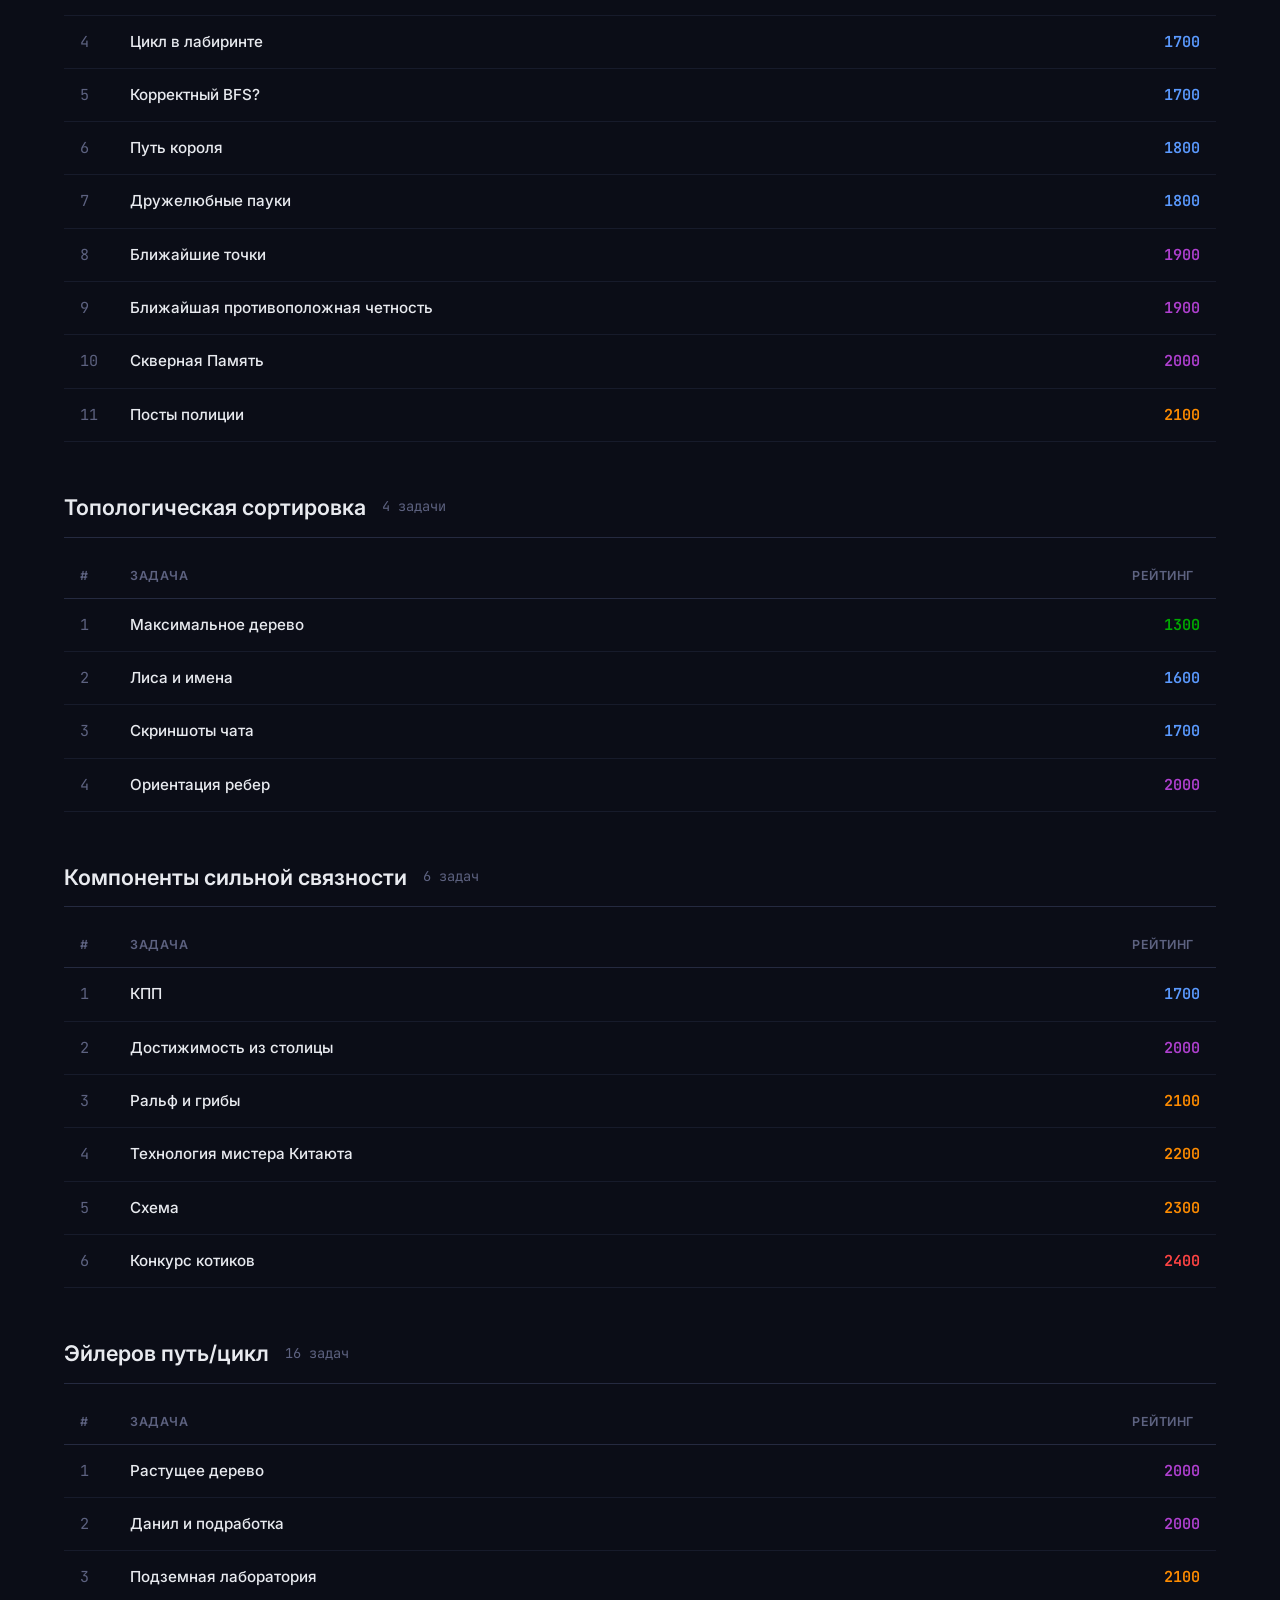
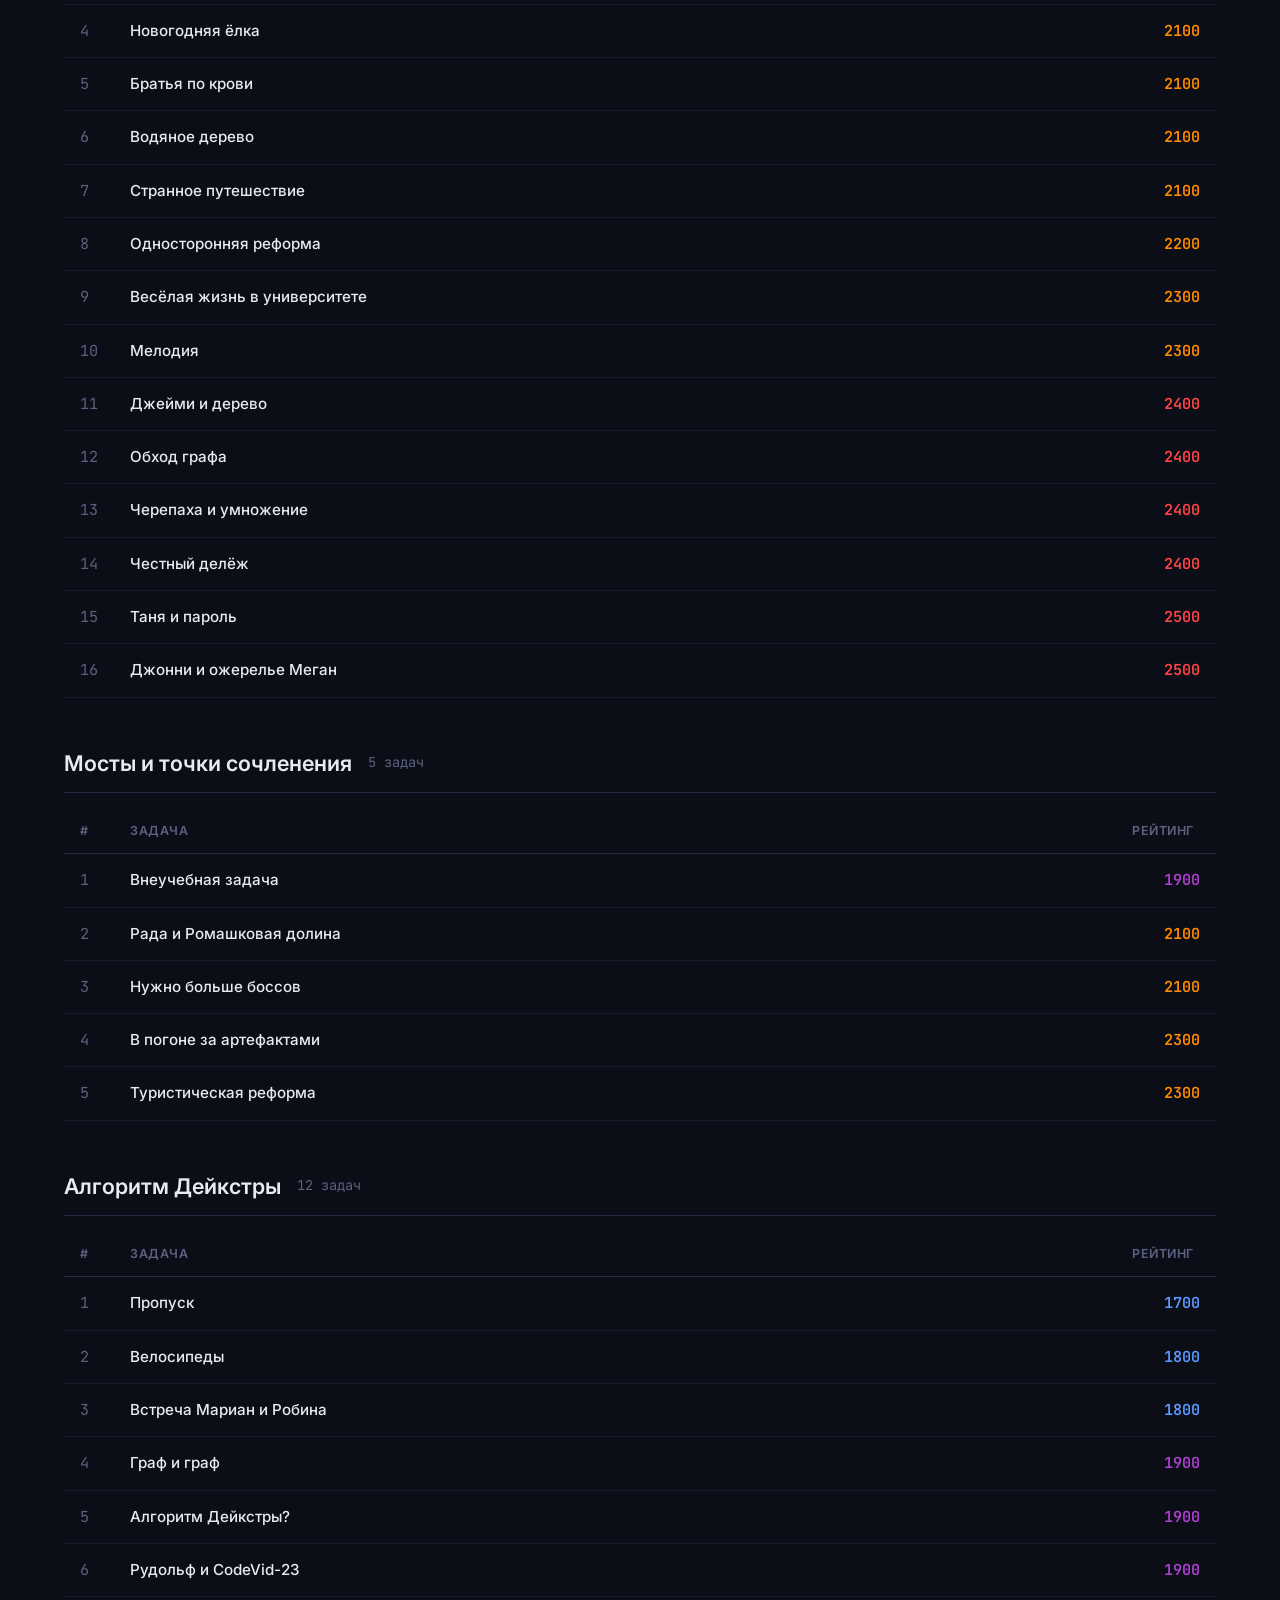
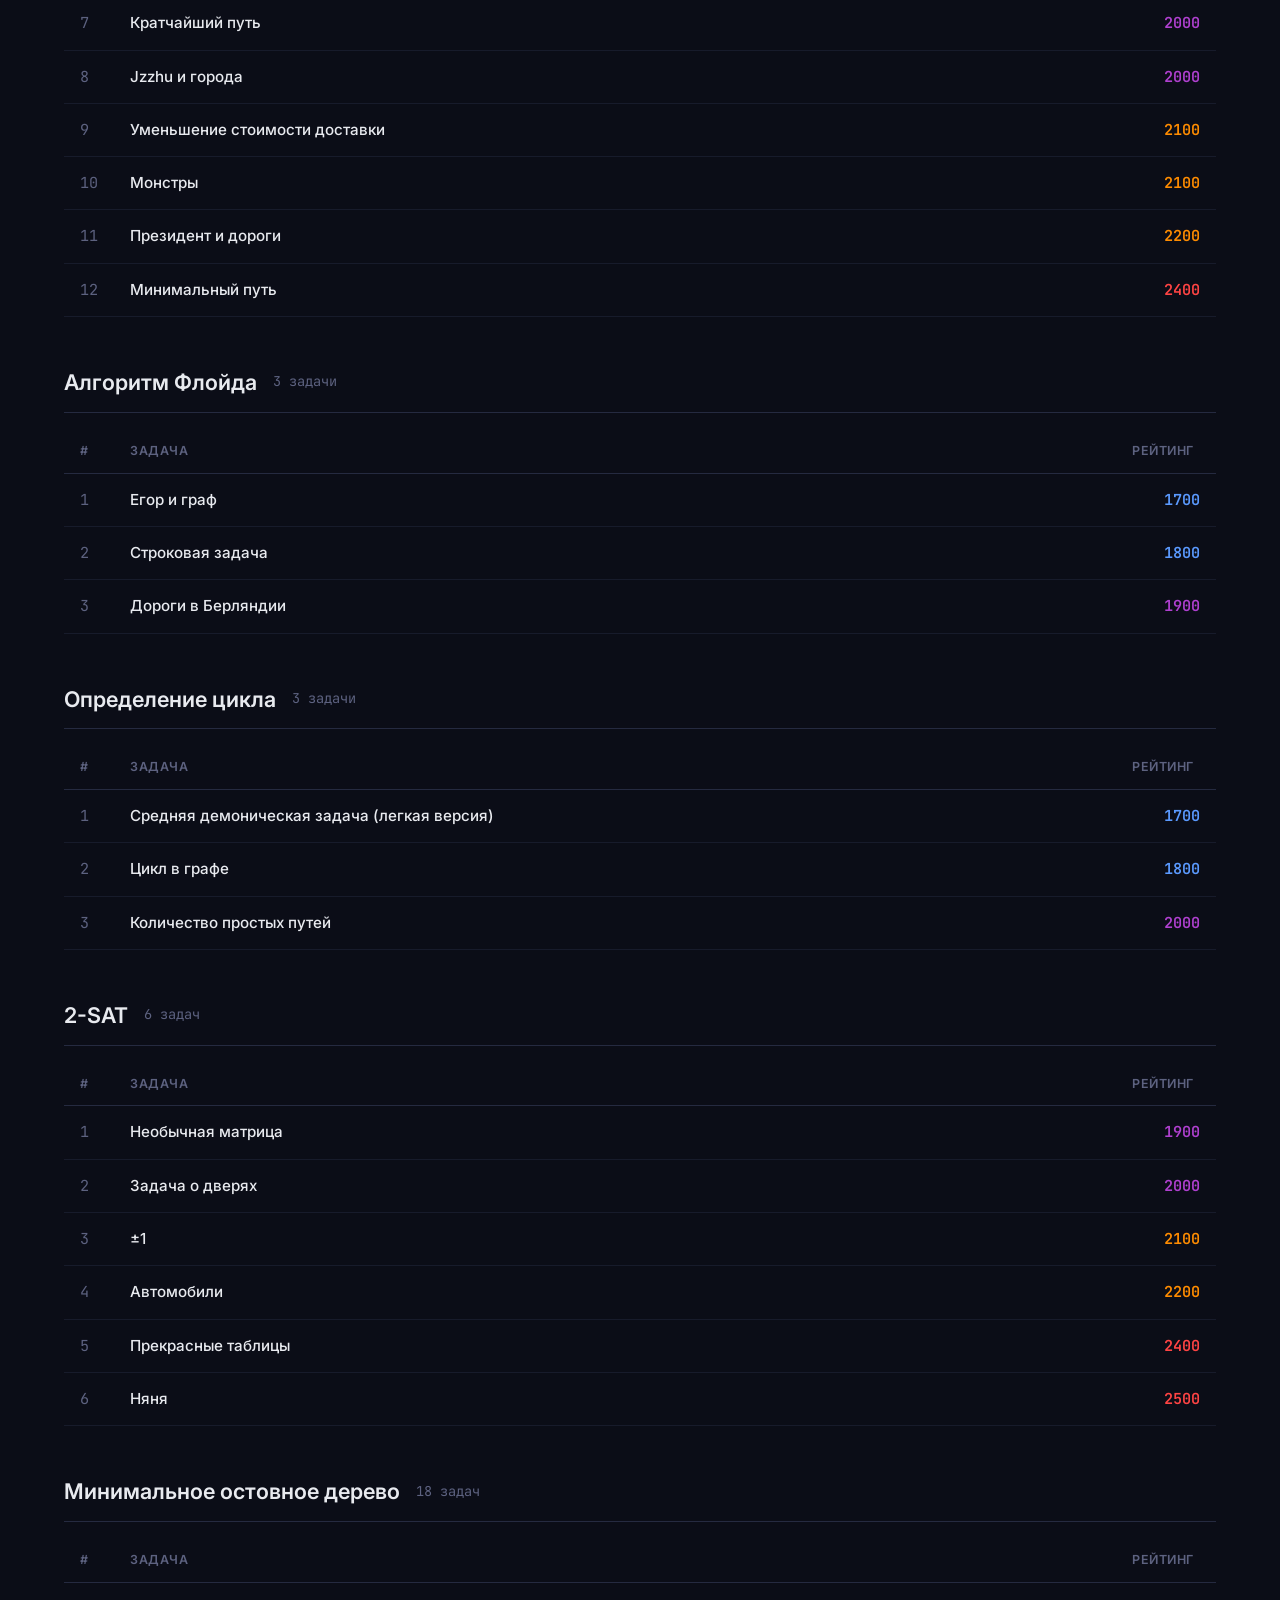
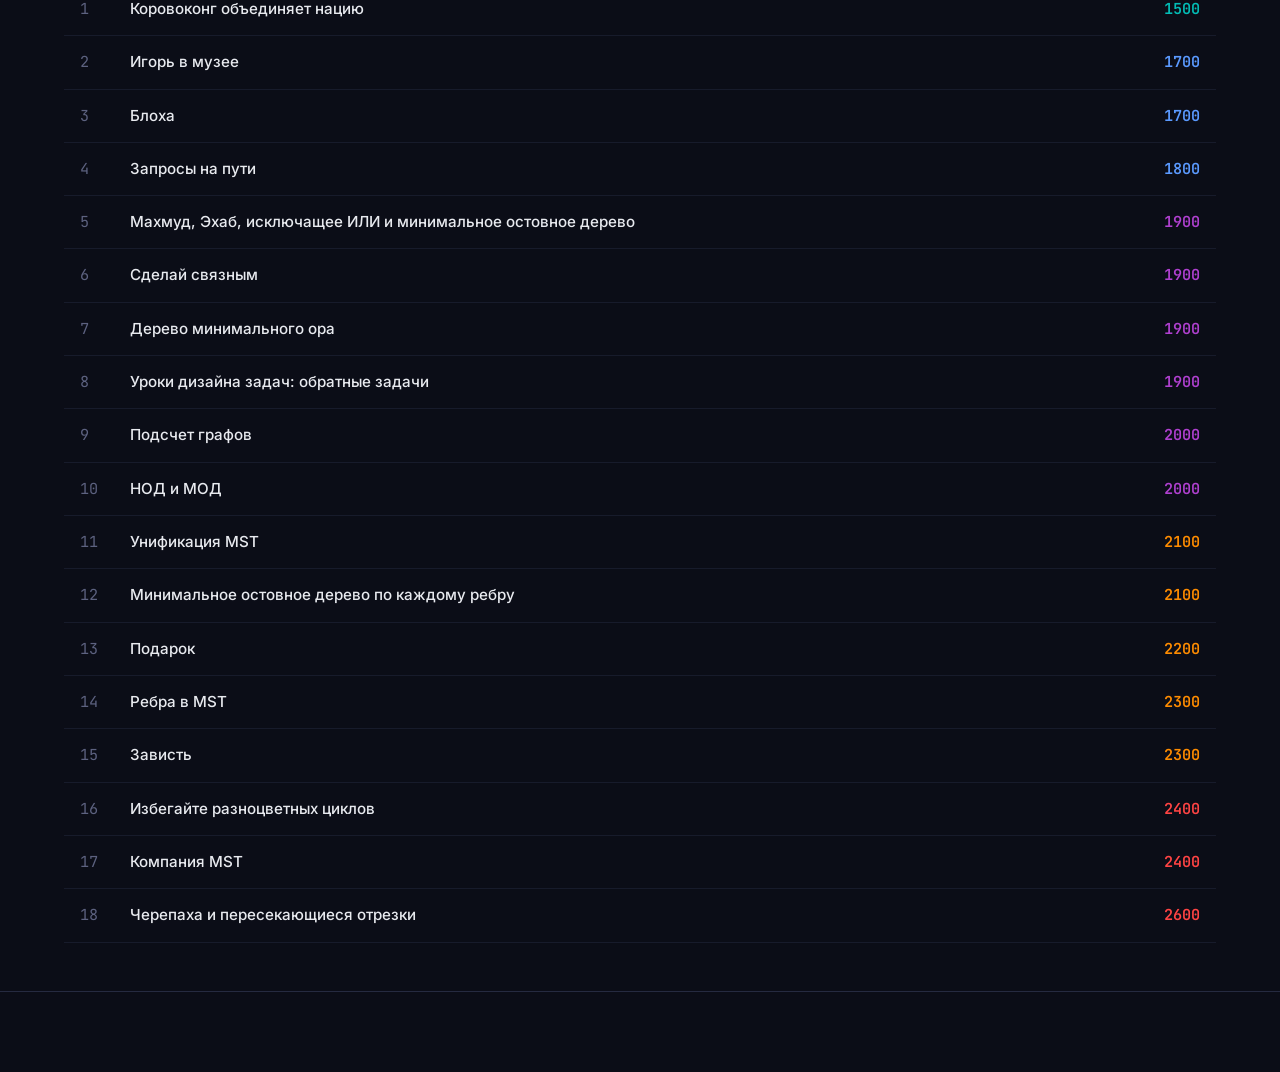
<file: themes/grafy.html>
<!DOCTYPE html>
<html lang="ru">
<head>
    <meta charset="UTF-8">
    <meta name="viewport" content="width=device-width, initial-scale=1.0">
    <link rel="stylesheet" href="../style.css">
    <link rel="preconnect" href="https://fonts.googleapis.com">
    <link href="https://fonts.googleapis.com/css2?family=JetBrains+Mono:wght@400;500;600;700&family=Inter:wght@300;400;500;600;700&display=swap" rel="stylesheet">
</head>
<body>

    <header class="header">
        <div class="container header-inner">
            <a href="../index.html" class="logo">
            </a>

            <!-- CF Handle Widget -->
            <div class="handle-widget">
                <div class="handle-input-wrap">
                    <span class="handle-icon">⌨</span>
                    <input
                        type="text"
                        id="handleInput"
                        class="handle-input"
                        placeholder="Codeforces handle"
                        autocomplete="off"
                        spellcheck="false"
                    >
                    <button class="handle-btn" id="handleSubmit" title="Загрузить">→</button>
                    <button class="handle-clear" id="handleClear" title="Сменить handle">✕</button>
                </div>
            </div>
        </div>
    </header>

    <main>
        <div class="container">
            <div class="breadcrumbs">
                <a href="../index.html">Главная</a>
                <span class="breadcrumb-sep">→</span>
                <span class="breadcrumb-current">Графы</span>
            </div>

            <div class="theme-page-header">
                <h1 class="theme-page-title">Графы</h1>
                <p class="theme-page-desc">11 подтем · 97 задач</p>
            </div>

            <div class="subtag-nav">
                <a href="#dfs" class="subtag-nav-item">DFS <span class="subtag-nav-count">13</span></a>
                <a href="#bfs" class="subtag-nav-item">BFS <span class="subtag-nav-count">11</span></a>
                <a href="#topologicheskaya-sortirovka" class="subtag-nav-item">Топологическая сортировка <span class="subtag-nav-count">4</span></a>
                <a href="#komponenty-silnoy-svyaznosti" class="subtag-nav-item">Компоненты сильной связности <span class="subtag-nav-count">6</span></a>
                <a href="#eylerov-puttsikl" class="subtag-nav-item">Эйлеров путь/цикл <span class="subtag-nav-count">16</span></a>
                <a href="#mosty-i-tochki-sochleneniya" class="subtag-nav-item">Мосты и точки сочленения <span class="subtag-nav-count">5</span></a>
                <a href="#algoritm-deykstry" class="subtag-nav-item">Алгоритм Дейкстры <span class="subtag-nav-count">12</span></a>
                <a href="#algoritm-floyda" class="subtag-nav-item">Алгоритм Флойда <span class="subtag-nav-count">3</span></a>
                <a href="#opredelenie-tsikla" class="subtag-nav-item">Определение цикла <span class="subtag-nav-count">3</span></a>
                <a href="#2-sat" class="subtag-nav-item">2-SAT <span class="subtag-nav-count">6</span></a>
                <a href="#minimalnoe-ostovnoe-derevo" class="subtag-nav-item">Минимальное остовное дерево <span class="subtag-nav-count">18</span></a>
            </div>

            <div class="subtag-section" id="dfs">
                <div class="subtag-header">
                    <h2 class="subtag-title">DFS</h2>
                    <span class="subtag-count">13 задач</span>
                </div>
                <table class="tasks-table">
                    <thead>
                        <tr>
                            <th class="th-num">#</th>
                            <th class="th-name">Задача</th>
                            <th class="th-rating">Рейтинг</th>
                        </tr>
                    </thead>
                    <tbody>
                        <tr data-url="https://codeforces.com/contest/727/problem/A">
                            <td class="task-num">1</td>
                            <td class="task-name"><a href="https://codeforces.com/contest/727/problem/A" target="_blank">Превращение: из A в B</a></td>
                            <td class="task-rating"><span class="rating-newbie">1000</span></td>
                        </tr>
                        <tr data-url="https://codeforces.com/contest/862/problem/B">
                            <td class="task-num">2</td>
                            <td class="task-name"><a href="https://codeforces.com/contest/862/problem/B" target="_blank">Махмуд, Ехаб и двудольность</a></td>
                            <td class="task-rating"><span class="rating-pupil">1300</span></td>
                        </tr>
                        <tr data-url="https://codeforces.com/contest/1676/problem/G">
                            <td class="task-num">3</td>
                            <td class="task-name"><a href="https://codeforces.com/contest/1676/problem/G" target="_blank">Чёрно-белые сбалансированные поддеревья</a></td>
                            <td class="task-rating"><span class="rating-pupil">1300</span></td>
                        </tr>
                        <tr data-url="https://codeforces.com/contest/24/problem/A">
                            <td class="task-num">4</td>
                            <td class="task-name"><a href="https://codeforces.com/contest/24/problem/A" target="_blank">Кольцевая</a></td>
                            <td class="task-rating"><span class="rating-specialist">1400</span></td>
                        </tr>
                        <tr data-url="https://codeforces.com/problemset/problem/580/C">
                            <td class="task-num">5</td>
                            <td class="task-name"><a href="https://codeforces.com/problemset/problem/580/C" target="_blank">Кефа и парк</a></td>
                            <td class="task-rating"><span class="rating-specialist">1500</span></td>
                        </tr>
                        <tr data-url="https://codeforces.com/contest/378/problem/C">
                            <td class="task-num">6</td>
                            <td class="task-name"><a href="https://codeforces.com/contest/378/problem/C" target="_blank">Лабиринт</a></td>
                            <td class="task-rating"><span class="rating-expert">1600</span></td>
                        </tr>
                        <tr data-url="https://codeforces.com/contest/1093/problem/D">
                            <td class="task-num">7</td>
                            <td class="task-name"><a href="https://codeforces.com/contest/1093/problem/D" target="_blank">Красивый граф</a></td>
                            <td class="task-rating"><span class="rating-expert">1700</span></td>
                        </tr>
                        <tr data-url="https://codeforces.com/problemset/problem/1176/E">
                            <td class="task-num">8</td>
                            <td class="task-name"><a href="https://codeforces.com/problemset/problem/1176/E" target="_blank">Покрывай!</a></td>
                            <td class="task-rating"><span class="rating-expert">1700</span></td>
                        </tr>
                        <tr data-url="https://codeforces.com/contest/1144/problem/F">
                            <td class="task-num">9</td>
                            <td class="task-name"><a href="https://codeforces.com/contest/1144/problem/F" target="_blank">Граф без длинных ориентированных путей</a></td>
                            <td class="task-rating"><span class="rating-expert">1700</span></td>
                        </tr>
                        <tr data-url="https://codeforces.com/contest/813/problem/C">
                            <td class="task-num">10</td>
                            <td class="task-name"><a href="https://codeforces.com/contest/813/problem/C" target="_blank">Догонялки</a></td>
                            <td class="task-rating"><span class="rating-expert">1700</span></td>
                        </tr>
                        <tr data-url="https://codeforces.com/contest/1805/problem/D">
                            <td class="task-num">11</td>
                            <td class="task-name"><a href="https://codeforces.com/contest/1805/problem/D" target="_blank">Широкий-преширокий граф</a></td>
                            <td class="task-rating"><span class="rating-expert">1800</span></td>
                        </tr>
                        <tr data-url="https://codeforces.com/contest/638/problem/C">
                            <td class="task-num">12</td>
                            <td class="task-name"><a href="https://codeforces.com/contest/638/problem/C" target="_blank">Ремонт дорог</a></td>
                            <td class="task-rating"><span class="rating-expert">1800</span></td>
                        </tr>
                        <tr data-url="https://codeforces.com/contest/841/problem/D">
                            <td class="task-num">13</td>
                            <td class="task-name"><a href="https://codeforces.com/contest/841/problem/D" target="_blank">Леха и другая игра про графы</a></td>
                            <td class="task-rating"><span class="rating-master">2100</span></td>
                        </tr>
                    </tbody>
                </table>
            </div>

            <div class="subtag-section" id="bfs">
                <div class="subtag-header">
                    <h2 class="subtag-title">BFS</h2>
                    <span class="subtag-count">11 задач</span>
                </div>
                <table class="tasks-table">
                    <thead>
                        <tr>
                            <th class="th-num">#</th>
                            <th class="th-name">Задача</th>
                            <th class="th-rating">Рейтинг</th>
                        </tr>
                    </thead>
                    <tbody>
                        <tr data-url="https://codeforces.com/contest/1941/problem/D">
                            <td class="task-num">1</td>
                            <td class="task-name"><a href="https://codeforces.com/contest/1941/problem/D" target="_blank">Рудольф и игра с мячом</a></td>
                            <td class="task-rating"><span class="rating-pupil">1200</span></td>
                        </tr>
                        <tr data-url="https://codeforces.com/problemset/problem/1661/B">
                            <td class="task-num">2</td>
                            <td class="task-name"><a href="https://codeforces.com/problemset/problem/1661/B" target="_blank">Получение нуля</a></td>
                            <td class="task-rating"><span class="rating-pupil">1300</span></td>
                        </tr>
                        <tr data-url="https://codeforces.com/contest/35/problem/C">
                            <td class="task-num">3</td>
                            <td class="task-name"><a href="https://codeforces.com/contest/35/problem/C" target="_blank">Опять пожар</a></td>
                            <td class="task-rating"><span class="rating-specialist">1500</span></td>
                        </tr>
                        <tr data-url="https://codeforces.com/contest/769/problem/C">
                            <td class="task-num">4</td>
                            <td class="task-name"><a href="https://codeforces.com/contest/769/problem/C" target="_blank">Цикл в лабиринте</a></td>
                            <td class="task-rating"><span class="rating-expert">1700</span></td>
                        </tr>
                        <tr data-url="https://codeforces.com/contest/1037/problem/D">
                            <td class="task-num">5</td>
                            <td class="task-name"><a href="https://codeforces.com/contest/1037/problem/D" target="_blank">Корректный BFS?</a></td>
                            <td class="task-rating"><span class="rating-expert">1700</span></td>
                        </tr>
                        <tr data-url="https://codeforces.com/contest/242/problem/C">
                            <td class="task-num">6</td>
                            <td class="task-name"><a href="https://codeforces.com/contest/242/problem/C" target="_blank">Путь короля</a></td>
                            <td class="task-rating"><span class="rating-expert">1800</span></td>
                        </tr>
                        <tr data-url="https://codeforces.com/contest/1775/problem/D">
                            <td class="task-num">7</td>
                            <td class="task-name"><a href="https://codeforces.com/contest/1775/problem/D" target="_blank">Дружелюбные пауки</a></td>
                            <td class="task-rating"><span class="rating-expert">1800</span></td>
                        </tr>
                        <tr data-url="https://codeforces.com/contest/1651/problem/D">
                            <td class="task-num">8</td>
                            <td class="task-name"><a href="https://codeforces.com/contest/1651/problem/D" target="_blank">Ближайшие точки</a></td>
                            <td class="task-rating"><span class="rating-cm">1900</span></td>
                        </tr>
                        <tr data-url="https://codeforces.com/contest/1272/problem/E">
                            <td class="task-num">9</td>
                            <td class="task-name"><a href="https://codeforces.com/contest/1272/problem/E" target="_blank">Ближайшая противоположная четность</a></td>
                            <td class="task-rating"><span class="rating-cm">1900</span></td>
                        </tr>
                        <tr data-url="https://codeforces.com/problemset/problem/187/C">
                            <td class="task-num">10</td>
                            <td class="task-name"><a href="https://codeforces.com/problemset/problem/187/C" target="_blank">Скверная Память</a></td>
                            <td class="task-rating"><span class="rating-cm">2000</span></td>
                        </tr>
                        <tr data-url="https://codeforces.com/contest/796/problem/D">
                            <td class="task-num">11</td>
                            <td class="task-name"><a href="https://codeforces.com/contest/796/problem/D" target="_blank">Посты полиции</a></td>
                            <td class="task-rating"><span class="rating-master">2100</span></td>
                        </tr>
                    </tbody>
                </table>
            </div>

            <div class="subtag-section" id="topologicheskaya-sortirovka">
                <div class="subtag-header">
                    <h2 class="subtag-title">Топологическая сортировка</h2>
                    <span class="subtag-count">4 задачи</span>
                </div>
                <table class="tasks-table">
                    <thead>
                        <tr>
                            <th class="th-num">#</th>
                            <th class="th-name">Задача</th>
                            <th class="th-rating">Рейтинг</th>
                        </tr>
                    </thead>
                    <tbody>
                        <tr data-url="https://codeforces.com/problemset/problem/2143/C">
                            <td class="task-num">1</td>
                            <td class="task-name"><a href="https://codeforces.com/problemset/problem/2143/C" target="_blank">Максимальное дерево</a></td>
                            <td class="task-rating"><span class="rating-pupil">1300</span></td>
                        </tr>
                        <tr data-url="https://codeforces.com/problemset/problem/510/C">
                            <td class="task-num">2</td>
                            <td class="task-name"><a href="https://codeforces.com/problemset/problem/510/C" target="_blank">Лиса и имена</a></td>
                            <td class="task-rating"><span class="rating-expert">1600</span></td>
                        </tr>
                        <tr data-url="https://codeforces.com/problemset/problem/1931/F">
                            <td class="task-num">3</td>
                            <td class="task-name"><a href="https://codeforces.com/problemset/problem/1931/F" target="_blank">Скриншоты чата</a></td>
                            <td class="task-rating"><span class="rating-expert">1700</span></td>
                        </tr>
                        <tr data-url="https://codeforces.com/contest/1385/problem/E">
                            <td class="task-num">4</td>
                            <td class="task-name"><a href="https://codeforces.com/contest/1385/problem/E" target="_blank">Ориентация ребер</a></td>
                            <td class="task-rating"><span class="rating-cm">2000</span></td>
                        </tr>
                    </tbody>
                </table>
            </div>

            <div class="subtag-section" id="komponenty-silnoy-svyaznosti">
                <div class="subtag-header">
                    <h2 class="subtag-title">Компоненты сильной связности</h2>
                    <span class="subtag-count">6 задач</span>
                </div>
                <table class="tasks-table">
                    <thead>
                        <tr>
                            <th class="th-num">#</th>
                            <th class="th-name">Задача</th>
                            <th class="th-rating">Рейтинг</th>
                        </tr>
                    </thead>
                    <tbody>
                        <tr data-url="https://codeforces.com/contest/427/problem/C">
                            <td class="task-num">1</td>
                            <td class="task-name"><a href="https://codeforces.com/contest/427/problem/C" target="_blank">КПП</a></td>
                            <td class="task-rating"><span class="rating-expert">1700</span></td>
                        </tr>
                        <tr data-url="https://codeforces.com/contest/999/problem/E">
                            <td class="task-num">2</td>
                            <td class="task-name"><a href="https://codeforces.com/contest/999/problem/E" target="_blank">Достижимость из столицы</a></td>
                            <td class="task-rating"><span class="rating-cm">2000</span></td>
                        </tr>
                        <tr data-url="https://codeforces.com/contest/894/problem/E">
                            <td class="task-num">3</td>
                            <td class="task-name"><a href="https://codeforces.com/contest/894/problem/E" target="_blank">Ральф и грибы</a></td>
                            <td class="task-rating"><span class="rating-master">2100</span></td>
                        </tr>
                        <tr data-url="https://codeforces.com/contest/505/problem/D">
                            <td class="task-num">4</td>
                            <td class="task-name"><a href="https://codeforces.com/contest/505/problem/D" target="_blank">Технология мистера Китаюта</a></td>
                            <td class="task-rating"><span class="rating-master">2200</span></td>
                        </tr>
                        <tr data-url="https://codeforces.com/contest/22/problem/E">
                            <td class="task-num">5</td>
                            <td class="task-name"><a href="https://codeforces.com/contest/22/problem/E" target="_blank">Схема</a></td>
                            <td class="task-rating"><span class="rating-master">2300</span></td>
                        </tr>
                        <tr data-url="https://codeforces.com/contest/1239/problem/D">
                            <td class="task-num">6</td>
                            <td class="task-name"><a href="https://codeforces.com/contest/1239/problem/D" target="_blank">Конкурс котиков</a></td>
                            <td class="task-rating"><span class="rating-gm">2400</span></td>
                        </tr>
                    </tbody>
                </table>
            </div>

            <div class="subtag-section" id="eylerov-puttsikl">
                <div class="subtag-header">
                    <h2 class="subtag-title">Эйлеров путь/цикл</h2>
                    <span class="subtag-count">16 задач</span>
                </div>
                <table class="tasks-table">
                    <thead>
                        <tr>
                            <th class="th-num">#</th>
                            <th class="th-name">Задача</th>
                            <th class="th-rating">Рейтинг</th>
                        </tr>
                    </thead>
                    <tbody>
                        <tr data-url="https://codeforces.com/contest/1891/problem/F">
                            <td class="task-num">1</td>
                            <td class="task-name"><a href="https://codeforces.com/contest/1891/problem/F" target="_blank">Растущее дерево</a></td>
                            <td class="task-rating"><span class="rating-cm">2000</span></td>
                        </tr>
                        <tr data-url="https://codeforces.com/problemset/problem/877/E">
                            <td class="task-num">2</td>
                            <td class="task-name"><a href="https://codeforces.com/problemset/problem/877/E" target="_blank">Данил и подработка</a></td>
                            <td class="task-rating"><span class="rating-cm">2000</span></td>
                        </tr>
                        <tr data-url="https://codeforces.com/contest/781/problem/C">
                            <td class="task-num">3</td>
                            <td class="task-name"><a href="https://codeforces.com/contest/781/problem/C" target="_blank">Подземная лаборатория</a></td>
                            <td class="task-rating"><span class="rating-master">2100</span></td>
                        </tr>
                        <tr data-url="https://codeforces.com/problemset/problem/620/E">
                            <td class="task-num">4</td>
                            <td class="task-name"><a href="https://codeforces.com/problemset/problem/620/E" target="_blank">Новогодняя ёлка</a></td>
                            <td class="task-rating"><span class="rating-master">2100</span></td>
                        </tr>
                        <tr data-url="https://codeforces.com/contest/208/problem/E">
                            <td class="task-num">5</td>
                            <td class="task-name"><a href="https://codeforces.com/contest/208/problem/E" target="_blank">Братья по крови</a></td>
                            <td class="task-rating"><span class="rating-master">2100</span></td>
                        </tr>
                        <tr data-url="https://codeforces.com/problemset/problem/343/D">
                            <td class="task-num">6</td>
                            <td class="task-name"><a href="https://codeforces.com/problemset/problem/343/D" target="_blank">Водяное дерево</a></td>
                            <td class="task-rating"><span class="rating-master">2100</span></td>
                        </tr>
                        <tr data-url="https://codeforces.com/problemset/problem/788/B">
                            <td class="task-num">7</td>
                            <td class="task-name"><a href="https://codeforces.com/problemset/problem/788/B" target="_blank">Странное путешествие</a></td>
                            <td class="task-rating"><span class="rating-master">2100</span></td>
                        </tr>
                        <tr data-url="https://codeforces.com/contest/723/problem/E">
                            <td class="task-num">8</td>
                            <td class="task-name"><a href="https://codeforces.com/contest/723/problem/E" target="_blank">Односторонняя реформа</a></td>
                            <td class="task-rating"><span class="rating-master">2200</span></td>
                        </tr>
                        <tr data-url="https://codeforces.com/contest/1916/problem/E">
                            <td class="task-num">9</td>
                            <td class="task-name"><a href="https://codeforces.com/contest/1916/problem/E" target="_blank">Весёлая жизнь в университете</a></td>
                            <td class="task-rating"><span class="rating-master">2300</span></td>
                        </tr>
                        <tr data-url="https://codeforces.com/contest/2110/problem/E">
                            <td class="task-num">10</td>
                            <td class="task-name"><a href="https://codeforces.com/contest/2110/problem/E" target="_blank">Мелодия</a></td>
                            <td class="task-rating"><span class="rating-master">2300</span></td>
                        </tr>
                        <tr data-url="https://codeforces.com/contest/916/problem/E">
                            <td class="task-num">11</td>
                            <td class="task-name"><a href="https://codeforces.com/contest/916/problem/E" target="_blank">Джейми и дерево</a></td>
                            <td class="task-rating"><span class="rating-gm">2400</span></td>
                        </tr>
                        <tr data-url="https://codeforces.com/problemset/problem/21/D">
                            <td class="task-num">12</td>
                            <td class="task-name"><a href="https://codeforces.com/problemset/problem/21/D" target="_blank">Обход графа</a></td>
                            <td class="task-rating"><span class="rating-gm">2400</span></td>
                        </tr>
                        <tr data-url="https://codeforces.com/contest/1981/problem/D">
                            <td class="task-num">13</td>
                            <td class="task-name"><a href="https://codeforces.com/contest/1981/problem/D" target="_blank">Черепаха и умножение</a></td>
                            <td class="task-rating"><span class="rating-gm">2400</span></td>
                        </tr>
                        <tr data-url="https://codeforces.com/contest/1634/problem/E">
                            <td class="task-num">14</td>
                            <td class="task-name"><a href="https://codeforces.com/contest/1634/problem/E" target="_blank">Честный делёж</a></td>
                            <td class="task-rating"><span class="rating-gm">2400</span></td>
                        </tr>
                        <tr data-url="https://codeforces.com/contest/508/problem/D">
                            <td class="task-num">15</td>
                            <td class="task-name"><a href="https://codeforces.com/contest/508/problem/D" target="_blank">Таня и пароль</a></td>
                            <td class="task-rating"><span class="rating-gm">2500</span></td>
                        </tr>
                        <tr data-url="https://codeforces.com/contest/1361/problem/C">
                            <td class="task-num">16</td>
                            <td class="task-name"><a href="https://codeforces.com/contest/1361/problem/C" target="_blank">Джонни и ожерелье Меган</a></td>
                            <td class="task-rating"><span class="rating-gm">2500</span></td>
                        </tr>
                    </tbody>
                </table>
            </div>

            <div class="subtag-section" id="mosty-i-tochki-sochleneniya">
                <div class="subtag-header">
                    <h2 class="subtag-title">Мосты и точки сочленения</h2>
                    <span class="subtag-count">5 задач</span>
                </div>
                <table class="tasks-table">
                    <thead>
                        <tr>
                            <th class="th-num">#</th>
                            <th class="th-name">Задача</th>
                            <th class="th-rating">Рейтинг</th>
                        </tr>
                    </thead>
                    <tbody>
                        <tr data-url="https://codeforces.com/contest/1986/problem/F">
                            <td class="task-num">1</td>
                            <td class="task-name"><a href="https://codeforces.com/contest/1986/problem/F" target="_blank">Внеучебная задача</a></td>
                            <td class="task-rating"><span class="rating-cm">1900</span></td>
                        </tr>
                        <tr data-url="https://codeforces.com/contest/2132/problem/F">
                            <td class="task-num">2</td>
                            <td class="task-name"><a href="https://codeforces.com/contest/2132/problem/F" target="_blank">Рада и Ромашковая долина</a></td>
                            <td class="task-rating"><span class="rating-master">2100</span></td>
                        </tr>
                        <tr data-url="https://codeforces.com/problemset/problem/1000/E">
                            <td class="task-num">3</td>
                            <td class="task-name"><a href="https://codeforces.com/problemset/problem/1000/E" target="_blank">Нужно больше боссов</a></td>
                            <td class="task-rating"><span class="rating-master">2100</span></td>
                        </tr>
                        <tr data-url="https://codeforces.com/problemset/problem/652/E">
                            <td class="task-num">4</td>
                            <td class="task-name"><a href="https://codeforces.com/problemset/problem/652/E" target="_blank">В погоне за артефактами</a></td>
                            <td class="task-rating"><span class="rating-master">2300</span></td>
                        </tr>
                        <tr data-url="https://codeforces.com/contest/732/problem/F">
                            <td class="task-num">5</td>
                            <td class="task-name"><a href="https://codeforces.com/contest/732/problem/F" target="_blank">Туристическая реформа</a></td>
                            <td class="task-rating"><span class="rating-master">2300</span></td>
                        </tr>
                    </tbody>
                </table>
            </div>

            <div class="subtag-section" id="algoritm-deykstry">
                <div class="subtag-header">
                    <h2 class="subtag-title">Алгоритм Дейкстры</h2>
                    <span class="subtag-count">12 задач</span>
                </div>
                <table class="tasks-table">
                    <thead>
                        <tr>
                            <th class="th-num">#</th>
                            <th class="th-name">Задача</th>
                            <th class="th-rating">Рейтинг</th>
                        </tr>
                    </thead>
                    <tbody>
                        <tr data-url="https://codeforces.com/contest/2024/problem/D">
                            <td class="task-num">1</td>
                            <td class="task-name"><a href="https://codeforces.com/contest/2024/problem/D" target="_blank">Пропуск</a></td>
                            <td class="task-rating"><span class="rating-expert">1700</span></td>
                        </tr>
                        <tr data-url="https://codeforces.com/contest/1915/problem/G">
                            <td class="task-num">2</td>
                            <td class="task-name"><a href="https://codeforces.com/contest/1915/problem/G" target="_blank">Велосипеды</a></td>
                            <td class="task-rating"><span class="rating-expert">1800</span></td>
                        </tr>
                        <tr data-url="https://codeforces.com/contest/2014/problem/E">
                            <td class="task-num">3</td>
                            <td class="task-name"><a href="https://codeforces.com/contest/2014/problem/E" target="_blank">Встреча Мариан и Робина</a></td>
                            <td class="task-rating"><span class="rating-expert">1800</span></td>
                        </tr>
                        <tr data-url="https://codeforces.com/contest/2059/problem/D">
                            <td class="task-num">4</td>
                            <td class="task-name"><a href="https://codeforces.com/contest/2059/problem/D" target="_blank">Граф и граф</a></td>
                            <td class="task-rating"><span class="rating-cm">1900</span></td>
                        </tr>
                        <tr data-url="https://codeforces.com/problemset/problem/20/C">
                            <td class="task-num">5</td>
                            <td class="task-name"><a href="https://codeforces.com/problemset/problem/20/C" target="_blank">Алгоритм Дейкстры?</a></td>
                            <td class="task-rating"><span class="rating-cm">1900</span></td>
                        </tr>
                        <tr data-url="https://codeforces.com/contest/1846/problem/G">
                            <td class="task-num">6</td>
                            <td class="task-name"><a href="https://codeforces.com/contest/1846/problem/G" target="_blank">Рудольф и CodeVid-23</a></td>
                            <td class="task-rating"><span class="rating-cm">1900</span></td>
                        </tr>
                        <tr data-url="https://codeforces.com/problemset/problem/59/E">
                            <td class="task-num">7</td>
                            <td class="task-name"><a href="https://codeforces.com/problemset/problem/59/E" target="_blank">Кратчайший путь</a></td>
                            <td class="task-rating"><span class="rating-cm">2000</span></td>
                        </tr>
                        <tr data-url="https://codeforces.com/problemset/problem/449/B">
                            <td class="task-num">8</td>
                            <td class="task-name"><a href="https://codeforces.com/problemset/problem/449/B" target="_blank">Jzzhu и города</a></td>
                            <td class="task-rating"><span class="rating-cm">2000</span></td>
                        </tr>
                        <tr data-url="https://codeforces.com/problemset/problem/1433/G">
                            <td class="task-num">9</td>
                            <td class="task-name"><a href="https://codeforces.com/problemset/problem/1433/G" target="_blank">Уменьшение стоимости доставки</a></td>
                            <td class="task-rating"><span class="rating-master">2100</span></td>
                        </tr>
                        <tr data-url="https://codeforces.com/contest/1810/problem/E">
                            <td class="task-num">10</td>
                            <td class="task-name"><a href="https://codeforces.com/contest/1810/problem/E" target="_blank">Монстры</a></td>
                            <td class="task-rating"><span class="rating-master">2100</span></td>
                        </tr>
                        <tr data-url="https://codeforces.com/problemset/problem/567/E">
                            <td class="task-num">11</td>
                            <td class="task-name"><a href="https://codeforces.com/problemset/problem/567/E" target="_blank">Президент и дороги</a></td>
                            <td class="task-rating"><span class="rating-master">2200</span></td>
                        </tr>
                        <tr data-url="https://codeforces.com/problemset/problem/1473/E">
                            <td class="task-num">12</td>
                            <td class="task-name"><a href="https://codeforces.com/problemset/problem/1473/E" target="_blank">Минимальный путь</a></td>
                            <td class="task-rating"><span class="rating-gm">2400</span></td>
                        </tr>
                    </tbody>
                </table>
            </div>

            <div class="subtag-section" id="algoritm-floyda">
                <div class="subtag-header">
                    <h2 class="subtag-title">Алгоритм Флойда</h2>
                    <span class="subtag-count">3 задачи</span>
                </div>
                <table class="tasks-table">
                    <thead>
                        <tr>
                            <th class="th-num">#</th>
                            <th class="th-name">Задача</th>
                            <th class="th-rating">Рейтинг</th>
                        </tr>
                    </thead>
                    <tbody>
                        <tr data-url="https://codeforces.com/problemset/problem/295/B">
                            <td class="task-num">1</td>
                            <td class="task-name"><a href="https://codeforces.com/problemset/problem/295/B" target="_blank">Егор и граф</a></td>
                            <td class="task-rating"><span class="rating-expert">1700</span></td>
                        </tr>
                        <tr data-url="https://codeforces.com/contest/33/problem/B">
                            <td class="task-num">2</td>
                            <td class="task-name"><a href="https://codeforces.com/contest/33/problem/B" target="_blank">Строковая задача</a></td>
                            <td class="task-rating"><span class="rating-expert">1800</span></td>
                        </tr>
                        <tr data-url="https://codeforces.com/contest/25/problem/C">
                            <td class="task-num">3</td>
                            <td class="task-name"><a href="https://codeforces.com/contest/25/problem/C" target="_blank">Дороги в Берляндии</a></td>
                            <td class="task-rating"><span class="rating-cm">1900</span></td>
                        </tr>
                    </tbody>
                </table>
            </div>

            <div class="subtag-section" id="opredelenie-tsikla">
                <div class="subtag-header">
                    <h2 class="subtag-title">Определение цикла</h2>
                    <span class="subtag-count">3 задачи</span>
                </div>
                <table class="tasks-table">
                    <thead>
                        <tr>
                            <th class="th-num">#</th>
                            <th class="th-name">Задача</th>
                            <th class="th-rating">Рейтинг</th>
                        </tr>
                    </thead>
                    <tbody>
                        <tr data-url="https://codeforces.com/contest/2044/problem/G1">
                            <td class="task-num">1</td>
                            <td class="task-name"><a href="https://codeforces.com/contest/2044/problem/G1" target="_blank">Средняя демоническая задача (легкая версия)</a></td>
                            <td class="task-rating"><span class="rating-expert">1700</span></td>
                        </tr>
                        <tr data-url="https://codeforces.com/contest/263/problem/D">
                            <td class="task-num">2</td>
                            <td class="task-name"><a href="https://codeforces.com/contest/263/problem/D" target="_blank">Цикл в графе</a></td>
                            <td class="task-rating"><span class="rating-expert">1800</span></td>
                        </tr>
                        <tr data-url="https://codeforces.com/contest/1454/problem/E">
                            <td class="task-num">3</td>
                            <td class="task-name"><a href="https://codeforces.com/contest/1454/problem/E" target="_blank">Количество простых путей</a></td>
                            <td class="task-rating"><span class="rating-cm">2000</span></td>
                        </tr>
                    </tbody>
                </table>
            </div>

            <div class="subtag-section" id="2-sat">
                <div class="subtag-header">
                    <h2 class="subtag-title">2-SAT</h2>
                    <span class="subtag-count">6 задач</span>
                </div>
                <table class="tasks-table">
                    <thead>
                        <tr>
                            <th class="th-num">#</th>
                            <th class="th-name">Задача</th>
                            <th class="th-rating">Рейтинг</th>
                        </tr>
                    </thead>
                    <tbody>
                        <tr data-url="https://codeforces.com/contest/1475/problem/F">
                            <td class="task-num">1</td>
                            <td class="task-name"><a href="https://codeforces.com/contest/1475/problem/F" target="_blank">Необычная матрица</a></td>
                            <td class="task-rating"><span class="rating-cm">1900</span></td>
                        </tr>
                        <tr data-url="https://codeforces.com/contest/776/problem/D">
                            <td class="task-num">2</td>
                            <td class="task-name"><a href="https://codeforces.com/contest/776/problem/D" target="_blank">Задача о дверях</a></td>
                            <td class="task-rating"><span class="rating-cm">2000</span></td>
                        </tr>
                        <tr data-url="https://codeforces.com/contest/1971/problem/H">
                            <td class="task-num">3</td>
                            <td class="task-name"><a href="https://codeforces.com/contest/1971/problem/H" target="_blank">±1</a></td>
                            <td class="task-rating"><span class="rating-master">2100</span></td>
                        </tr>
                        <tr data-url="https://codeforces.com/contest/1635/problem/E">
                            <td class="task-num">4</td>
                            <td class="task-name"><a href="https://codeforces.com/contest/1635/problem/E" target="_blank">Автомобили</a></td>
                            <td class="task-rating"><span class="rating-master">2200</span></td>
                        </tr>
                        <tr data-url="https://codeforces.com/problemset/problem/1844/E">
                            <td class="task-num">5</td>
                            <td class="task-name"><a href="https://codeforces.com/problemset/problem/1844/E" target="_blank">Прекрасные таблицы</a></td>
                            <td class="task-rating"><span class="rating-gm">2400</span></td>
                        </tr>
                        <tr data-url="https://codeforces.com/contest/1903/problem/F">
                            <td class="task-num">6</td>
                            <td class="task-name"><a href="https://codeforces.com/contest/1903/problem/F" target="_blank">Няня</a></td>
                            <td class="task-rating"><span class="rating-gm">2500</span></td>
                        </tr>
                    </tbody>
                </table>
            </div>

            <div class="subtag-section" id="minimalnoe-ostovnoe-derevo">
                <div class="subtag-header">
                    <h2 class="subtag-title">Минимальное остовное дерево</h2>
                    <span class="subtag-count">18 задач</span>
                </div>
                <table class="tasks-table">
                    <thead>
                        <tr>
                            <th class="th-num">#</th>
                            <th class="th-name">Задача</th>
                            <th class="th-rating">Рейтинг</th>
                        </tr>
                    </thead>
                    <tbody>
                        <tr data-url="https://codeforces.com/problemset/problem/744/A">
                            <td class="task-num">1</td>
                            <td class="task-name"><a href="https://codeforces.com/problemset/problem/744/A" target="_blank">Коровоконг объединяет нацию</a></td>
                            <td class="task-rating"><span class="rating-specialist">1500</span></td>
                        </tr>
                        <tr data-url="https://codeforces.com/contest/598/problem/D">
                            <td class="task-num">2</td>
                            <td class="task-name"><a href="https://codeforces.com/contest/598/problem/D" target="_blank">Игорь в музее</a></td>
                            <td class="task-rating"><span class="rating-expert">1700</span></td>
                        </tr>
                        <tr data-url="https://codeforces.com/problemset/problem/32/C">
                            <td class="task-num">3</td>
                            <td class="task-name"><a href="https://codeforces.com/problemset/problem/32/C" target="_blank">Блоха</a></td>
                            <td class="task-rating"><span class="rating-expert">1700</span></td>
                        </tr>
                        <tr data-url="https://codeforces.com/contest/1213/problem/G">
                            <td class="task-num">4</td>
                            <td class="task-name"><a href="https://codeforces.com/contest/1213/problem/G" target="_blank">Запросы на пути</a></td>
                            <td class="task-rating"><span class="rating-expert">1800</span></td>
                        </tr>
                        <tr data-url="https://codeforces.com/problemset/problem/959/E">
                            <td class="task-num">5</td>
                            <td class="task-name"><a href="https://codeforces.com/problemset/problem/959/E" target="_blank">Махмуд, Эхаб, исключащее ИЛИ и минимальное остовное дерево</a></td>
                            <td class="task-rating"><span class="rating-cm">1900</span></td>
                        </tr>
                        <tr data-url="https://codeforces.com/contest/1095/problem/F">
                            <td class="task-num">6</td>
                            <td class="task-name"><a href="https://codeforces.com/contest/1095/problem/F" target="_blank">Сделай связным</a></td>
                            <td class="task-rating"><span class="rating-cm">1900</span></td>
                        </tr>
                        <tr data-url="https://codeforces.com/contest/1624/problem/G">
                            <td class="task-num">7</td>
                            <td class="task-name"><a href="https://codeforces.com/contest/1624/problem/G" target="_blank">Дерево минимального ора</a></td>
                            <td class="task-rating"><span class="rating-cm">1900</span></td>
                        </tr>
                        <tr data-url="https://codeforces.com/contest/472/problem/D">
                            <td class="task-num">8</td>
                            <td class="task-name"><a href="https://codeforces.com/contest/472/problem/D" target="_blank">Уроки дизайна задач: обратные задачи</a></td>
                            <td class="task-rating"><span class="rating-cm">1900</span></td>
                        </tr>
                        <tr data-url="https://codeforces.com/problemset/problem/1857/G">
                            <td class="task-num">9</td>
                            <td class="task-name"><a href="https://codeforces.com/problemset/problem/1857/G" target="_blank">Подсчет графов</a></td>
                            <td class="task-rating"><span class="rating-cm">2000</span></td>
                        </tr>
                        <tr data-url="https://codeforces.com/problemset/problem/1513/D">
                            <td class="task-num">10</td>
                            <td class="task-name"><a href="https://codeforces.com/problemset/problem/1513/D" target="_blank">НОД и МОД</a></td>
                            <td class="task-rating"><span class="rating-cm">2000</span></td>
                        </tr>
                        <tr data-url="https://codeforces.com/contest/1108/problem/F">
                            <td class="task-num">11</td>
                            <td class="task-name"><a href="https://codeforces.com/contest/1108/problem/F" target="_blank">Унификация MST</a></td>
                            <td class="task-rating"><span class="rating-master">2100</span></td>
                        </tr>
                        <tr data-url="https://codeforces.com/contest/609/problem/E">
                            <td class="task-num">12</td>
                            <td class="task-name"><a href="https://codeforces.com/contest/609/problem/E" target="_blank">Минимальное остовное дерево по каждому ребру</a></td>
                            <td class="task-rating"><span class="rating-master">2100</span></td>
                        </tr>
                        <tr data-url="https://codeforces.com/contest/76/problem/A">
                            <td class="task-num">13</td>
                            <td class="task-name"><a href="https://codeforces.com/contest/76/problem/A" target="_blank">Подарок</a></td>
                            <td class="task-rating"><span class="rating-master">2200</span></td>
                        </tr>
                        <tr data-url="https://codeforces.com/contest/160/problem/D">
                            <td class="task-num">14</td>
                            <td class="task-name"><a href="https://codeforces.com/contest/160/problem/D" target="_blank">Ребра в MST</a></td>
                            <td class="task-rating"><span class="rating-master">2300</span></td>
                        </tr>
                        <tr data-url="https://codeforces.com/problemset/problem/891/C">
                            <td class="task-num">15</td>
                            <td class="task-name"><a href="https://codeforces.com/problemset/problem/891/C" target="_blank">Зависть</a></td>
                            <td class="task-rating"><span class="rating-master">2300</span></td>
                        </tr>
                        <tr data-url="https://codeforces.com/problemset/problem/1408/E">
                            <td class="task-num">16</td>
                            <td class="task-name"><a href="https://codeforces.com/problemset/problem/1408/E" target="_blank">Избегайте разноцветных циклов</a></td>
                            <td class="task-rating"><span class="rating-gm">2400</span></td>
                        </tr>
                        <tr data-url="https://codeforces.com/contest/125/problem/E">
                            <td class="task-num">17</td>
                            <td class="task-name"><a href="https://codeforces.com/contest/125/problem/E" target="_blank">Компания MST</a></td>
                            <td class="task-rating"><span class="rating-gm">2400</span></td>
                        </tr>
                        <tr data-url="https://codeforces.com/contest/1981/problem/E">
                            <td class="task-num">18</td>
                            <td class="task-name"><a href="https://codeforces.com/contest/1981/problem/E" target="_blank">Черепаха и пересекающиеся отрезки</a></td>
                            <td class="task-rating"><span class="rating-gm">2600</span></td>
                        </tr>
                    </tbody>
                </table>
            </div>
        </div>
    </main>

    <footer class="footer">
        <div class="container footer-inner">

        </div>
    </footer>

        <!-- Кнопка наверх -->
    <button class="scroll-top-btn" id="scrollTopBtn" title="Наверх">↑</button>

    <script src="../app.js"></script>
    <script>
        // Кнопка прокрутки наверх
        const scrollBtn = document.getElementById('scrollTopBtn');

        window.addEventListener('scroll', () => {
            if (window.scrollY > 300) {
                scrollBtn.classList.add('visible');
            } else {
                scrollBtn.classList.remove('visible');
            }
        });

        scrollBtn.addEventListener('click', () => {
            window.scrollTo({ top: 0, behavior: 'smooth' });
        });
    </script>
</body>
</html>
</file>
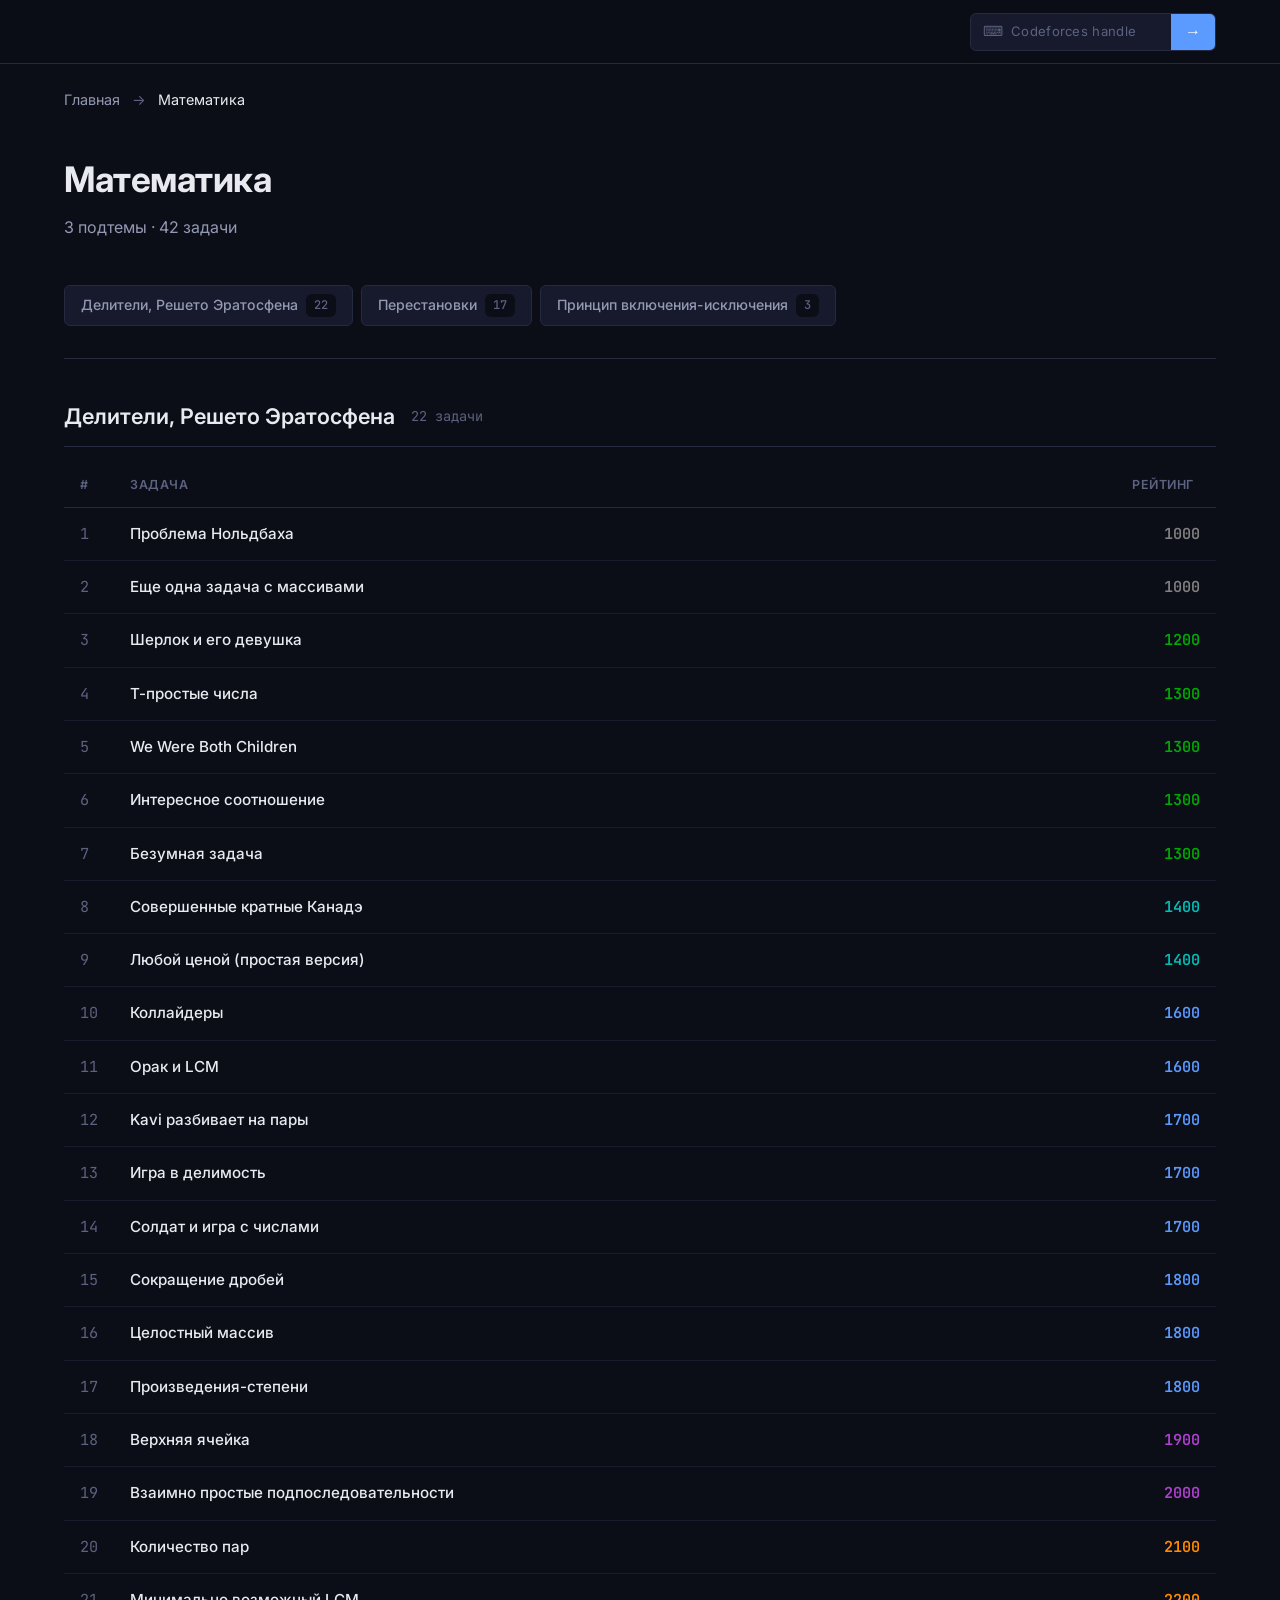
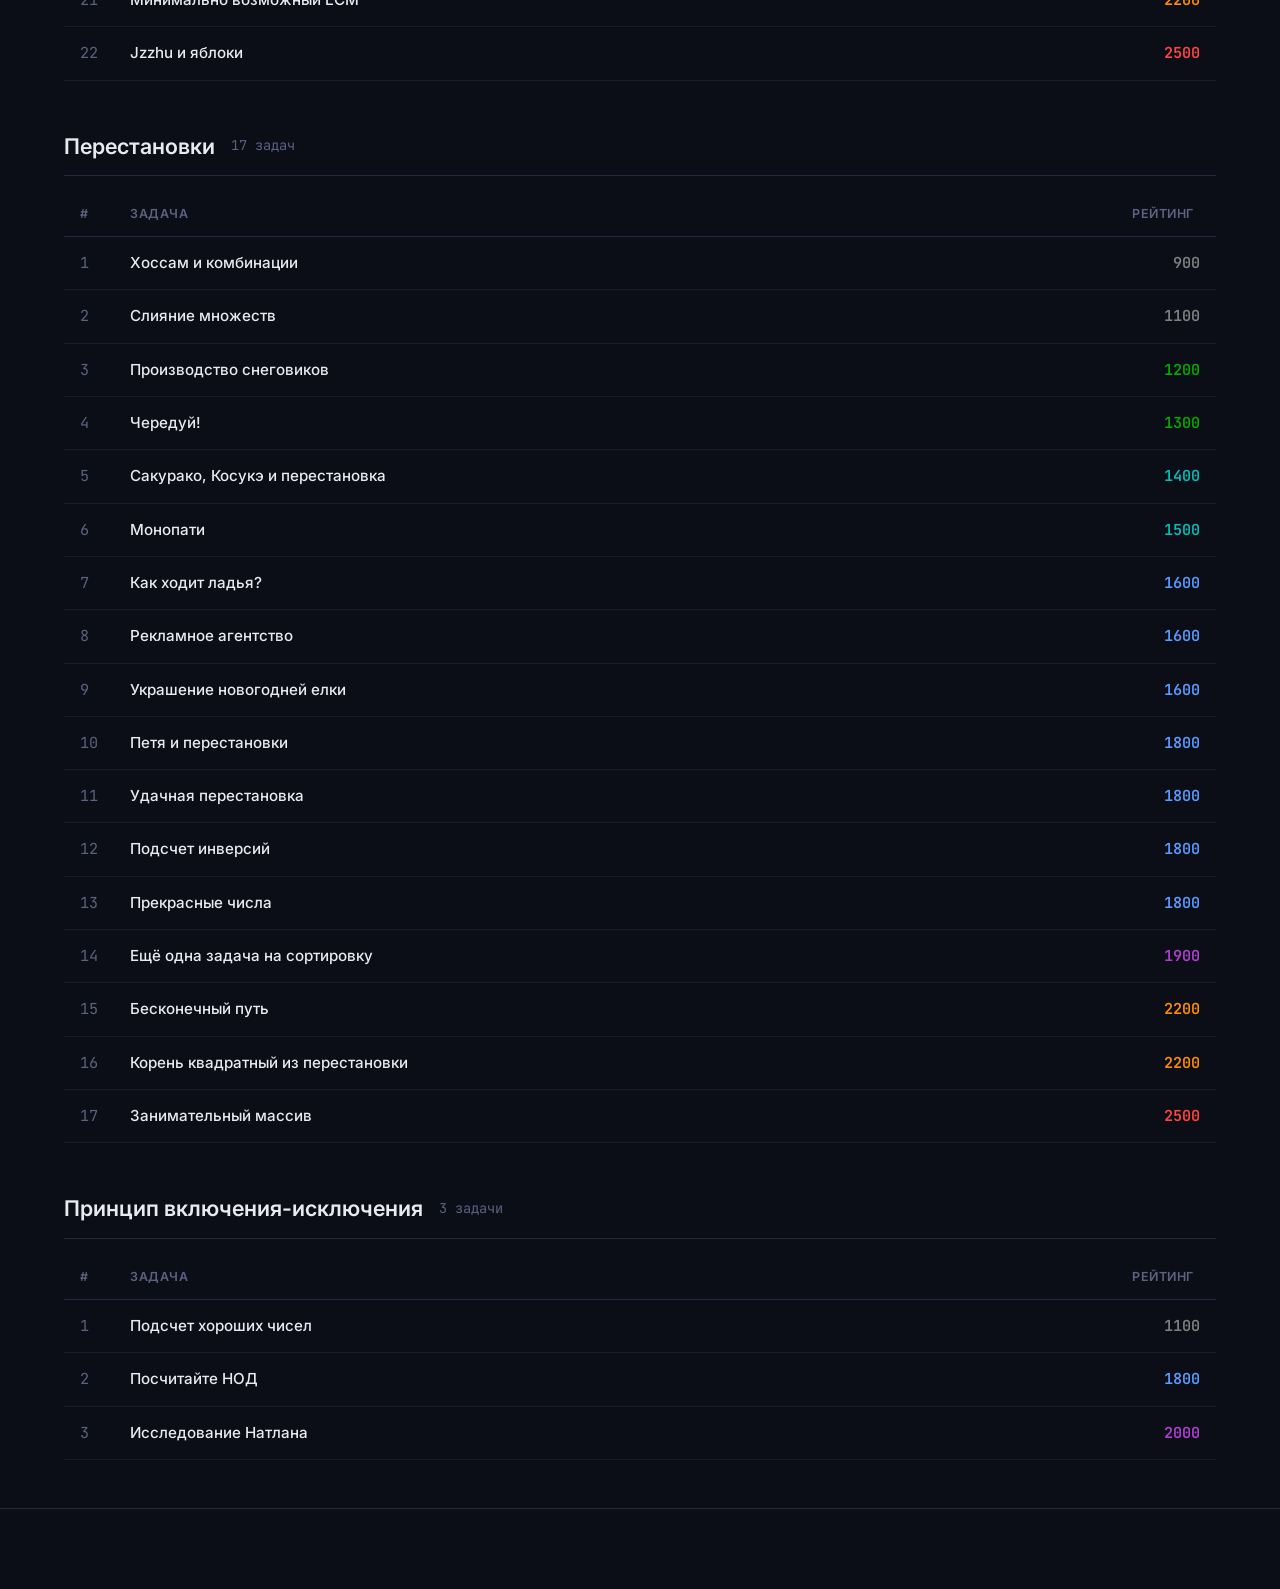
<file: themes/matematika.html>
<!DOCTYPE html>
<html lang="ru">
<head>
    <meta charset="UTF-8">
    <meta name="viewport" content="width=device-width, initial-scale=1.0">
    <link rel="stylesheet" href="../style.css">
    <link rel="preconnect" href="https://fonts.googleapis.com">
    <link href="https://fonts.googleapis.com/css2?family=JetBrains+Mono:wght@400;500;600;700&family=Inter:wght@300;400;500;600;700&display=swap" rel="stylesheet">
</head>
<body>

    <header class="header">
        <div class="container header-inner">
            <a href="../index.html" class="logo">
            </a>

            <!-- CF Handle Widget -->
            <div class="handle-widget">
                <div class="handle-input-wrap">
                    <span class="handle-icon">⌨</span>
                    <input
                        type="text"
                        id="handleInput"
                        class="handle-input"
                        placeholder="Codeforces handle"
                        autocomplete="off"
                        spellcheck="false"
                    >
                    <button class="handle-btn" id="handleSubmit" title="Загрузить">→</button>
                    <button class="handle-clear" id="handleClear" title="Сменить handle">✕</button>
                </div>
            </div>
        </div>
    </header>

    <main>
        <div class="container">
            <div class="breadcrumbs">
                <a href="../index.html">Главная</a>
                <span class="breadcrumb-sep">→</span>
                <span class="breadcrumb-current">Математика</span>
            </div>

            <div class="theme-page-header">
                <h1 class="theme-page-title">Математика</h1>
                <p class="theme-page-desc">3 подтемы · 42 задачи</p>
            </div>

            <div class="subtag-nav">
                <a href="#deliteli-resheto-eratosfena" class="subtag-nav-item">Делители, Решето Эратосфена <span class="subtag-nav-count">22</span></a>
                <a href="#perestanovki" class="subtag-nav-item">Перестановки <span class="subtag-nav-count">17</span></a>
                <a href="#printsip-vklyucheniya-isklyucheniya" class="subtag-nav-item">Принцип включения-исключения <span class="subtag-nav-count">3</span></a>
            </div>

            <div class="subtag-section" id="deliteli-resheto-eratosfena">
                <div class="subtag-header">
                    <h2 class="subtag-title">Делители, Решето Эратосфена</h2>
                    <span class="subtag-count">22 задачи</span>
                </div>
                <table class="tasks-table">
                    <thead>
                        <tr>
                            <th class="th-num">#</th>
                            <th class="th-name">Задача</th>
                            <th class="th-rating">Рейтинг</th>
                        </tr>
                    </thead>
                    <tbody>
                        <tr data-url="https://codeforces.com/problemset/problem/17/A">
                            <td class="task-num">1</td>
                            <td class="task-name"><a href="https://codeforces.com/problemset/problem/17/A" target="_blank">Проблема Нольдбаха</a></td>
                            <td class="task-rating"><span class="rating-newbie">1000</span></td>
                        </tr>
                        <tr data-url="https://codeforces.com/contest/2167/problem/D">
                            <td class="task-num">2</td>
                            <td class="task-name"><a href="https://codeforces.com/contest/2167/problem/D" target="_blank">Еще одна задача с массивами</a></td>
                            <td class="task-rating"><span class="rating-newbie">1000</span></td>
                        </tr>
                        <tr data-url="https://codeforces.com/contest/776/problem/B">
                            <td class="task-num">3</td>
                            <td class="task-name"><a href="https://codeforces.com/contest/776/problem/B" target="_blank">Шерлок и его девушка</a></td>
                            <td class="task-rating"><span class="rating-pupil">1200</span></td>
                        </tr>
                        <tr data-url="https://codeforces.com/problemset/problem/230/B">
                            <td class="task-num">4</td>
                            <td class="task-name"><a href="https://codeforces.com/problemset/problem/230/B" target="_blank">Т-простые числа</a></td>
                            <td class="task-rating"><span class="rating-pupil">1300</span></td>
                        </tr>
                        <tr data-url="https://codeforces.com/problemset/problem/1850/F">
                            <td class="task-num">5</td>
                            <td class="task-name"><a href="https://codeforces.com/problemset/problem/1850/F" target="_blank">We Were Both Children</a></td>
                            <td class="task-rating"><span class="rating-pupil">1300</span></td>
                        </tr>
                        <tr data-url="https://codeforces.com/contest/2091/problem/E">
                            <td class="task-num">6</td>
                            <td class="task-name"><a href="https://codeforces.com/contest/2091/problem/E" target="_blank">Интересное соотношение</a></td>
                            <td class="task-rating"><span class="rating-pupil">1300</span></td>
                        </tr>
                        <tr data-url="https://codeforces.com/problemset/problem/2044/E">
                            <td class="task-num">7</td>
                            <td class="task-name"><a href="https://codeforces.com/problemset/problem/2044/E" target="_blank">Безумная задача</a></td>
                            <td class="task-rating"><span class="rating-pupil">1300</span></td>
                        </tr>
                        <tr data-url="https://codeforces.com/problemset/problem/2173/C">
                            <td class="task-num">8</td>
                            <td class="task-name"><a href="https://codeforces.com/problemset/problem/2173/C" target="_blank">Совершенные кратные Канадэ</a></td>
                            <td class="task-rating"><span class="rating-specialist">1400</span></td>
                        </tr>
                        <tr data-url="https://codeforces.com/contest/2154/problem/C1">
                            <td class="task-num">9</td>
                            <td class="task-name"><a href="https://codeforces.com/contest/2154/problem/C1" target="_blank">Любой ценой (простая версия)</a></td>
                            <td class="task-rating"><span class="rating-specialist">1400</span></td>
                        </tr>
                        <tr data-url="https://codeforces.com/contest/154/problem/B">
                            <td class="task-num">10</td>
                            <td class="task-name"><a href="https://codeforces.com/contest/154/problem/B" target="_blank">Коллайдеры</a></td>
                            <td class="task-rating"><span class="rating-expert">1600</span></td>
                        </tr>
                        <tr data-url="https://codeforces.com/contest/1349/problem/A">
                            <td class="task-num">11</td>
                            <td class="task-name"><a href="https://codeforces.com/contest/1349/problem/A" target="_blank">Орак и LCM</a></td>
                            <td class="task-rating"><span class="rating-expert">1600</span></td>
                        </tr>
                        <tr data-url="https://codeforces.com/contest/1529/problem/D">
                            <td class="task-num">12</td>
                            <td class="task-name"><a href="https://codeforces.com/contest/1529/problem/D" target="_blank">Kavi разбивает на пары</a></td>
                            <td class="task-rating"><span class="rating-expert">1700</span></td>
                        </tr>
                        <tr data-url="https://codeforces.com/contest/2203/problem/D">
                            <td class="task-num">13</td>
                            <td class="task-name"><a href="https://codeforces.com/contest/2203/problem/D" target="_blank">Игра в делимость</a></td>
                            <td class="task-rating"><span class="rating-expert">1700</span></td>
                        </tr>
                        <tr data-url="https://codeforces.com/contest/546/problem/D">
                            <td class="task-num">14</td>
                            <td class="task-name"><a href="https://codeforces.com/contest/546/problem/D" target="_blank">Солдат и игра с числами</a></td>
                            <td class="task-rating"><span class="rating-expert">1700</span></td>
                        </tr>
                        <tr data-url="https://codeforces.com/contest/222/problem/C">
                            <td class="task-num">15</td>
                            <td class="task-name"><a href="https://codeforces.com/contest/222/problem/C" target="_blank">Сокращение дробей</a></td>
                            <td class="task-rating"><span class="rating-expert">1800</span></td>
                        </tr>
                        <tr data-url="https://codeforces.com/contest/1649/problem/D">
                            <td class="task-num">16</td>
                            <td class="task-name"><a href="https://codeforces.com/contest/1649/problem/D" target="_blank">Целостный массив</a></td>
                            <td class="task-rating"><span class="rating-expert">1800</span></td>
                        </tr>
                        <tr data-url="https://codeforces.com/contest/1225/problem/D">
                            <td class="task-num">17</td>
                            <td class="task-name"><a href="https://codeforces.com/contest/1225/problem/D" target="_blank">Произведения-степени</a></td>
                            <td class="task-rating"><span class="rating-expert">1800</span></td>
                        </tr>
                        <tr data-url="https://codeforces.com/contest/1561/problem/D2">
                            <td class="task-num">18</td>
                            <td class="task-name"><a href="https://codeforces.com/contest/1561/problem/D2" target="_blank">Верхняя ячейка</a></td>
                            <td class="task-rating"><span class="rating-cm">1900</span></td>
                        </tr>
                        <tr data-url="https://codeforces.com/contest/803/problem/F">
                            <td class="task-num">19</td>
                            <td class="task-name"><a href="https://codeforces.com/contest/803/problem/F" target="_blank">Взаимно простые подпоследовательности</a></td>
                            <td class="task-rating"><span class="rating-cm">2000</span></td>
                        </tr>
                        <tr data-url="https://codeforces.com/contest/1499/problem/D">
                            <td class="task-num">20</td>
                            <td class="task-name"><a href="https://codeforces.com/contest/1499/problem/D" target="_blank">Количество пар</a></td>
                            <td class="task-rating"><span class="rating-master">2100</span></td>
                        </tr>
                        <tr data-url="https://codeforces.com/contest/1154/problem/G">
                            <td class="task-num">21</td>
                            <td class="task-name"><a href="https://codeforces.com/contest/1154/problem/G" target="_blank">Минимально возможный LCM</a></td>
                            <td class="task-rating"><span class="rating-master">2200</span></td>
                        </tr>
                        <tr data-url="https://codeforces.com/contest/450/problem/E">
                            <td class="task-num">22</td>
                            <td class="task-name"><a href="https://codeforces.com/contest/450/problem/E" target="_blank">Jzzhu и яблоки</a></td>
                            <td class="task-rating"><span class="rating-gm">2500</span></td>
                        </tr>
                    </tbody>
                </table>
            </div>

            <div class="subtag-section" id="perestanovki">
                <div class="subtag-header">
                    <h2 class="subtag-title">Перестановки</h2>
                    <span class="subtag-count">17 задач</span>
                </div>
                <table class="tasks-table">
                    <thead>
                        <tr>
                            <th class="th-num">#</th>
                            <th class="th-name">Задача</th>
                            <th class="th-rating">Рейтинг</th>
                        </tr>
                    </thead>
                    <tbody>
                        <tr data-url="https://codeforces.com/problemset/problem/1771/A">
                            <td class="task-num">1</td>
                            <td class="task-name"><a href="https://codeforces.com/problemset/problem/1771/A" target="_blank">Хоссам и комбинации</a></td>
                            <td class="task-rating"><span class="rating-newbie">900</span></td>
                        </tr>
                        <tr data-url="https://codeforces.com/problemset/problem/2146/B">
                            <td class="task-num">2</td>
                            <td class="task-name"><a href="https://codeforces.com/problemset/problem/2146/B" target="_blank">Слияние множеств</a></td>
                            <td class="task-rating"><span class="rating-newbie">1100</span></td>
                        </tr>
                        <tr data-url="https://codeforces.com/contest/2182/problem/C">
                            <td class="task-num">3</td>
                            <td class="task-name"><a href="https://codeforces.com/contest/2182/problem/C" target="_blank">Производство снеговиков</a></td>
                            <td class="task-rating"><span class="rating-pupil">1200</span></td>
                        </tr>
                        <tr data-url="https://codeforces.com/contest/1879/problem/C">
                            <td class="task-num">4</td>
                            <td class="task-name"><a href="https://codeforces.com/contest/1879/problem/C" target="_blank">Чередуй!</a></td>
                            <td class="task-rating"><span class="rating-pupil">1300</span></td>
                        </tr>
                        <tr data-url="https://codeforces.com/contest/2033/problem/E">
                            <td class="task-num">5</td>
                            <td class="task-name"><a href="https://codeforces.com/contest/2033/problem/E" target="_blank">Сакурако, Косукэ и перестановка</a></td>
                            <td class="task-rating"><span class="rating-specialist">1400</span></td>
                        </tr>
                        <tr data-url="https://codeforces.com/contest/2163/problem/C">
                            <td class="task-num">6</td>
                            <td class="task-name"><a href="https://codeforces.com/contest/2163/problem/C" target="_blank">Монопати</a></td>
                            <td class="task-rating"><span class="rating-specialist">1500</span></td>
                        </tr>
                        <tr data-url="https://codeforces.com/problemset/problem/1957/C">
                            <td class="task-num">7</td>
                            <td class="task-name"><a href="https://codeforces.com/problemset/problem/1957/C" target="_blank">Как ходит ладья?</a></td>
                            <td class="task-rating"><span class="rating-expert">1600</span></td>
                        </tr>
                        <tr data-url="https://codeforces.com/contest/1475/problem/E">
                            <td class="task-num">8</td>
                            <td class="task-name"><a href="https://codeforces.com/contest/1475/problem/E" target="_blank">Рекламное агентство</a></td>
                            <td class="task-rating"><span class="rating-expert">1600</span></td>
                        </tr>
                        <tr data-url="https://codeforces.com/contest/2182/problem/D">
                            <td class="task-num">9</td>
                            <td class="task-name"><a href="https://codeforces.com/contest/2182/problem/D" target="_blank">Украшение новогодней елки</a></td>
                            <td class="task-rating"><span class="rating-expert">1600</span></td>
                        </tr>
                        <tr data-url="https://codeforces.com/contest/987/problem/E">
                            <td class="task-num">10</td>
                            <td class="task-name"><a href="https://codeforces.com/contest/987/problem/E" target="_blank">Петя и перестановки</a></td>
                            <td class="task-rating"><span class="rating-expert">1800</span></td>
                        </tr>
                        <tr data-url="https://codeforces.com/contest/1768/problem/D">
                            <td class="task-num">11</td>
                            <td class="task-name"><a href="https://codeforces.com/contest/1768/problem/D" target="_blank">Удачная перестановка</a></td>
                            <td class="task-rating"><span class="rating-expert">1800</span></td>
                        </tr>
                        <tr data-url="https://codeforces.com/contest/911/problem/D">
                            <td class="task-num">12</td>
                            <td class="task-name"><a href="https://codeforces.com/contest/911/problem/D" target="_blank">Подсчет инверсий</a></td>
                            <td class="task-rating"><span class="rating-expert">1800</span></td>
                        </tr>
                        <tr data-url="https://codeforces.com/contest/300/problem/C">
                            <td class="task-num">13</td>
                            <td class="task-name"><a href="https://codeforces.com/contest/300/problem/C" target="_blank">Прекрасные числа</a></td>
                            <td class="task-rating"><span class="rating-expert">1800</span></td>
                        </tr>
                        <tr data-url="https://codeforces.com/problemset/problem/1591/D">
                            <td class="task-num">14</td>
                            <td class="task-name"><a href="https://codeforces.com/problemset/problem/1591/D" target="_blank">Ещё одна задача на сортировку</a></td>
                            <td class="task-rating"><span class="rating-cm">1900</span></td>
                        </tr>
                        <tr data-url="https://codeforces.com/problemset/problem/1327/D">
                            <td class="task-num">15</td>
                            <td class="task-name"><a href="https://codeforces.com/problemset/problem/1327/D" target="_blank">Бесконечный путь</a></td>
                            <td class="task-rating"><span class="rating-master">2200</span></td>
                        </tr>
                        <tr data-url="https://codeforces.com/contest/612/problem/E">
                            <td class="task-num">16</td>
                            <td class="task-name"><a href="https://codeforces.com/contest/612/problem/E" target="_blank">Корень квадратный из перестановки</a></td>
                            <td class="task-rating"><span class="rating-master">2200</span></td>
                        </tr>
                        <tr data-url="https://codeforces.com/problemset/problem/407/C">
                            <td class="task-num">17</td>
                            <td class="task-name"><a href="https://codeforces.com/problemset/problem/407/C" target="_blank">Занимательный массив</a></td>
                            <td class="task-rating"><span class="rating-gm">2500</span></td>
                        </tr>
                    </tbody>
                </table>
            </div>

            <div class="subtag-section" id="printsip-vklyucheniya-isklyucheniya">
                <div class="subtag-header">
                    <h2 class="subtag-title">Принцип включения-исключения</h2>
                    <span class="subtag-count">3 задачи</span>
                </div>
                <table class="tasks-table">
                    <thead>
                        <tr>
                            <th class="th-num">#</th>
                            <th class="th-name">Задача</th>
                            <th class="th-rating">Рейтинг</th>
                        </tr>
                    </thead>
                    <tbody>
                        <tr data-url="https://codeforces.com/contest/2125/problem/C">
                            <td class="task-num">1</td>
                            <td class="task-name"><a href="https://codeforces.com/contest/2125/problem/C" target="_blank">Подсчет хороших чисел</a></td>
                            <td class="task-rating"><span class="rating-newbie">1100</span></td>
                        </tr>
                        <tr data-url="https://codeforces.com/contest/1750/problem/D">
                            <td class="task-num">2</td>
                            <td class="task-name"><a href="https://codeforces.com/contest/1750/problem/D" target="_blank">Посчитайте НОД</a></td>
                            <td class="task-rating"><span class="rating-expert">1800</span></td>
                        </tr>
                        <tr data-url="https://codeforces.com/contest/2037/problem/G">
                            <td class="task-num">3</td>
                            <td class="task-name"><a href="https://codeforces.com/contest/2037/problem/G" target="_blank">Исследование Натлана</a></td>
                            <td class="task-rating"><span class="rating-cm">2000</span></td>
                        </tr>
                    </tbody>
                </table>
            </div>
        </div>
    </main>

    <footer class="footer">
        <div class="container footer-inner">

        </div>
    </footer>

        <!-- Кнопка наверх -->
    <button class="scroll-top-btn" id="scrollTopBtn" title="Наверх">↑</button>

    <script src="../app.js"></script>
    <script>
        // Кнопка прокрутки наверх
        const scrollBtn = document.getElementById('scrollTopBtn');

        window.addEventListener('scroll', () => {
            if (window.scrollY > 300) {
                scrollBtn.classList.add('visible');
            } else {
                scrollBtn.classList.remove('visible');
            }
        });

        scrollBtn.addEventListener('click', () => {
            window.scrollTo({ top: 0, behavior: 'smooth' });
        });
    </script>
</body>
</html>
</file>
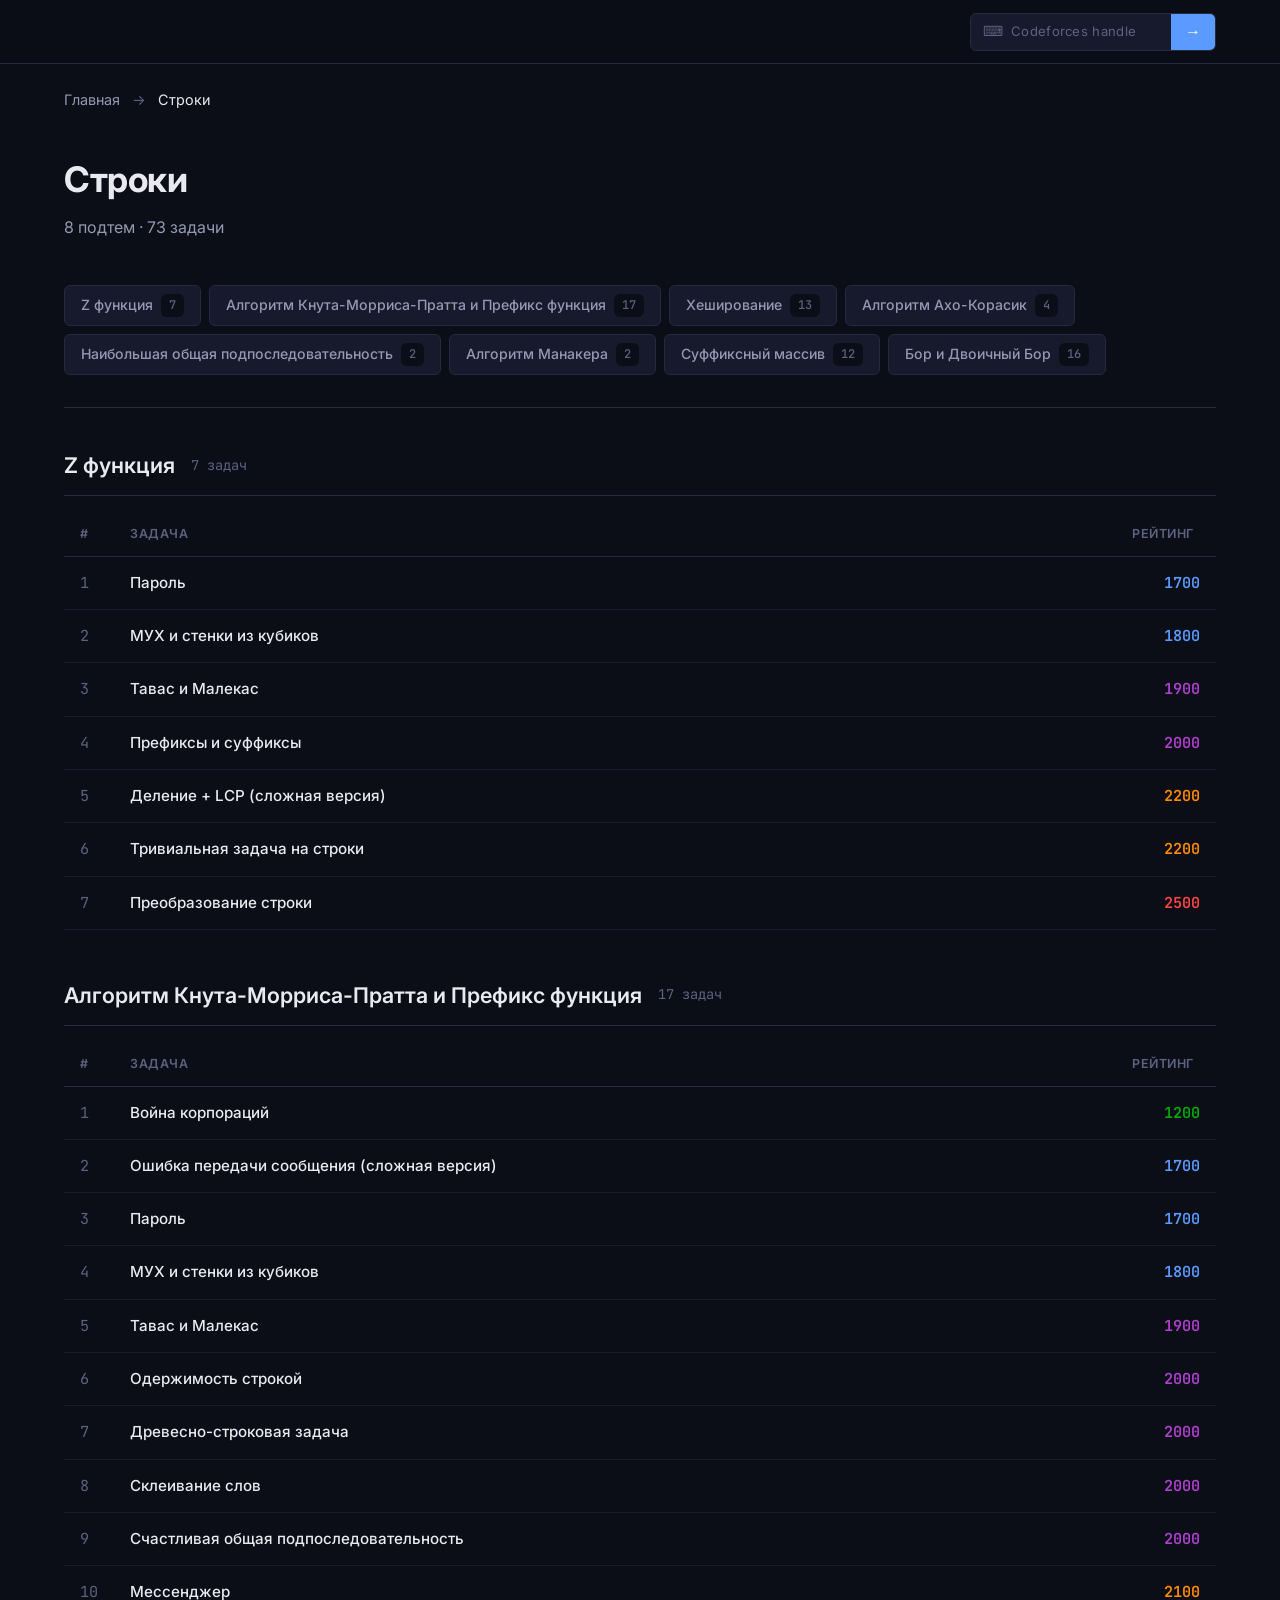
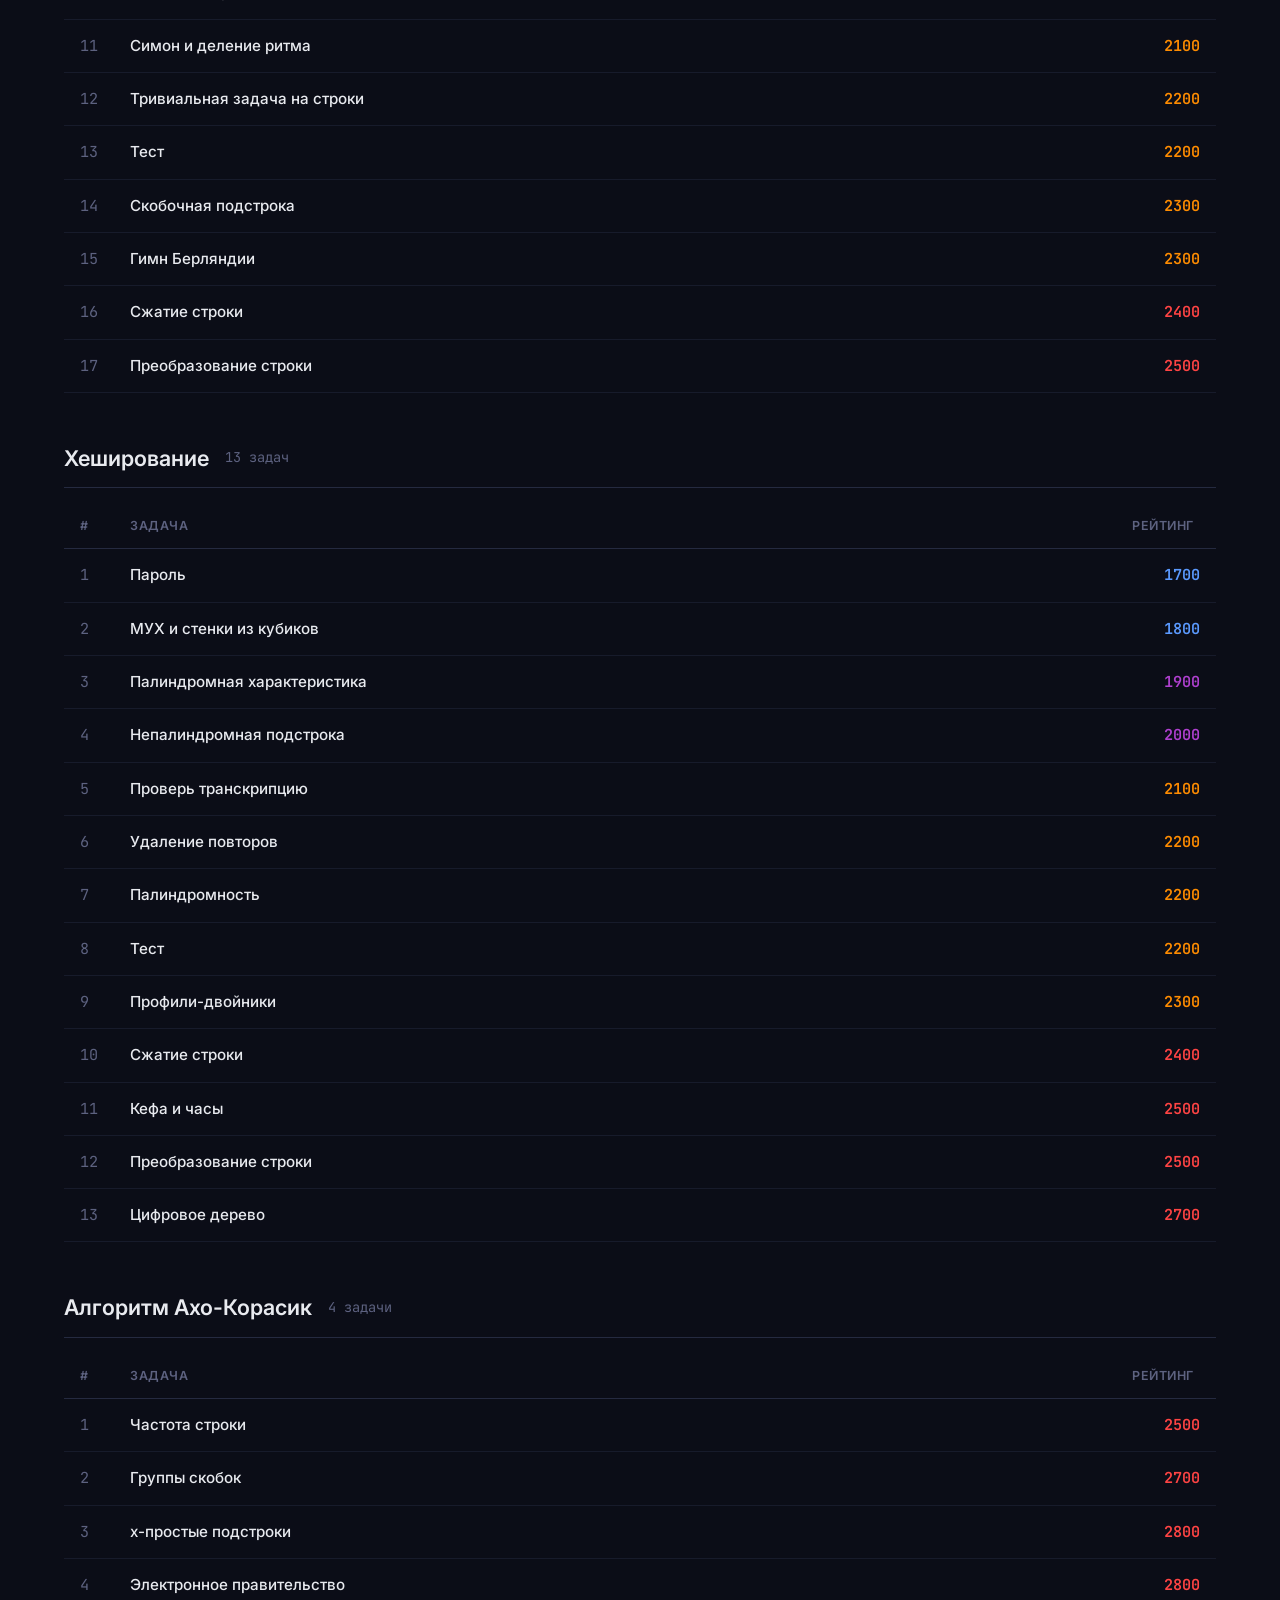
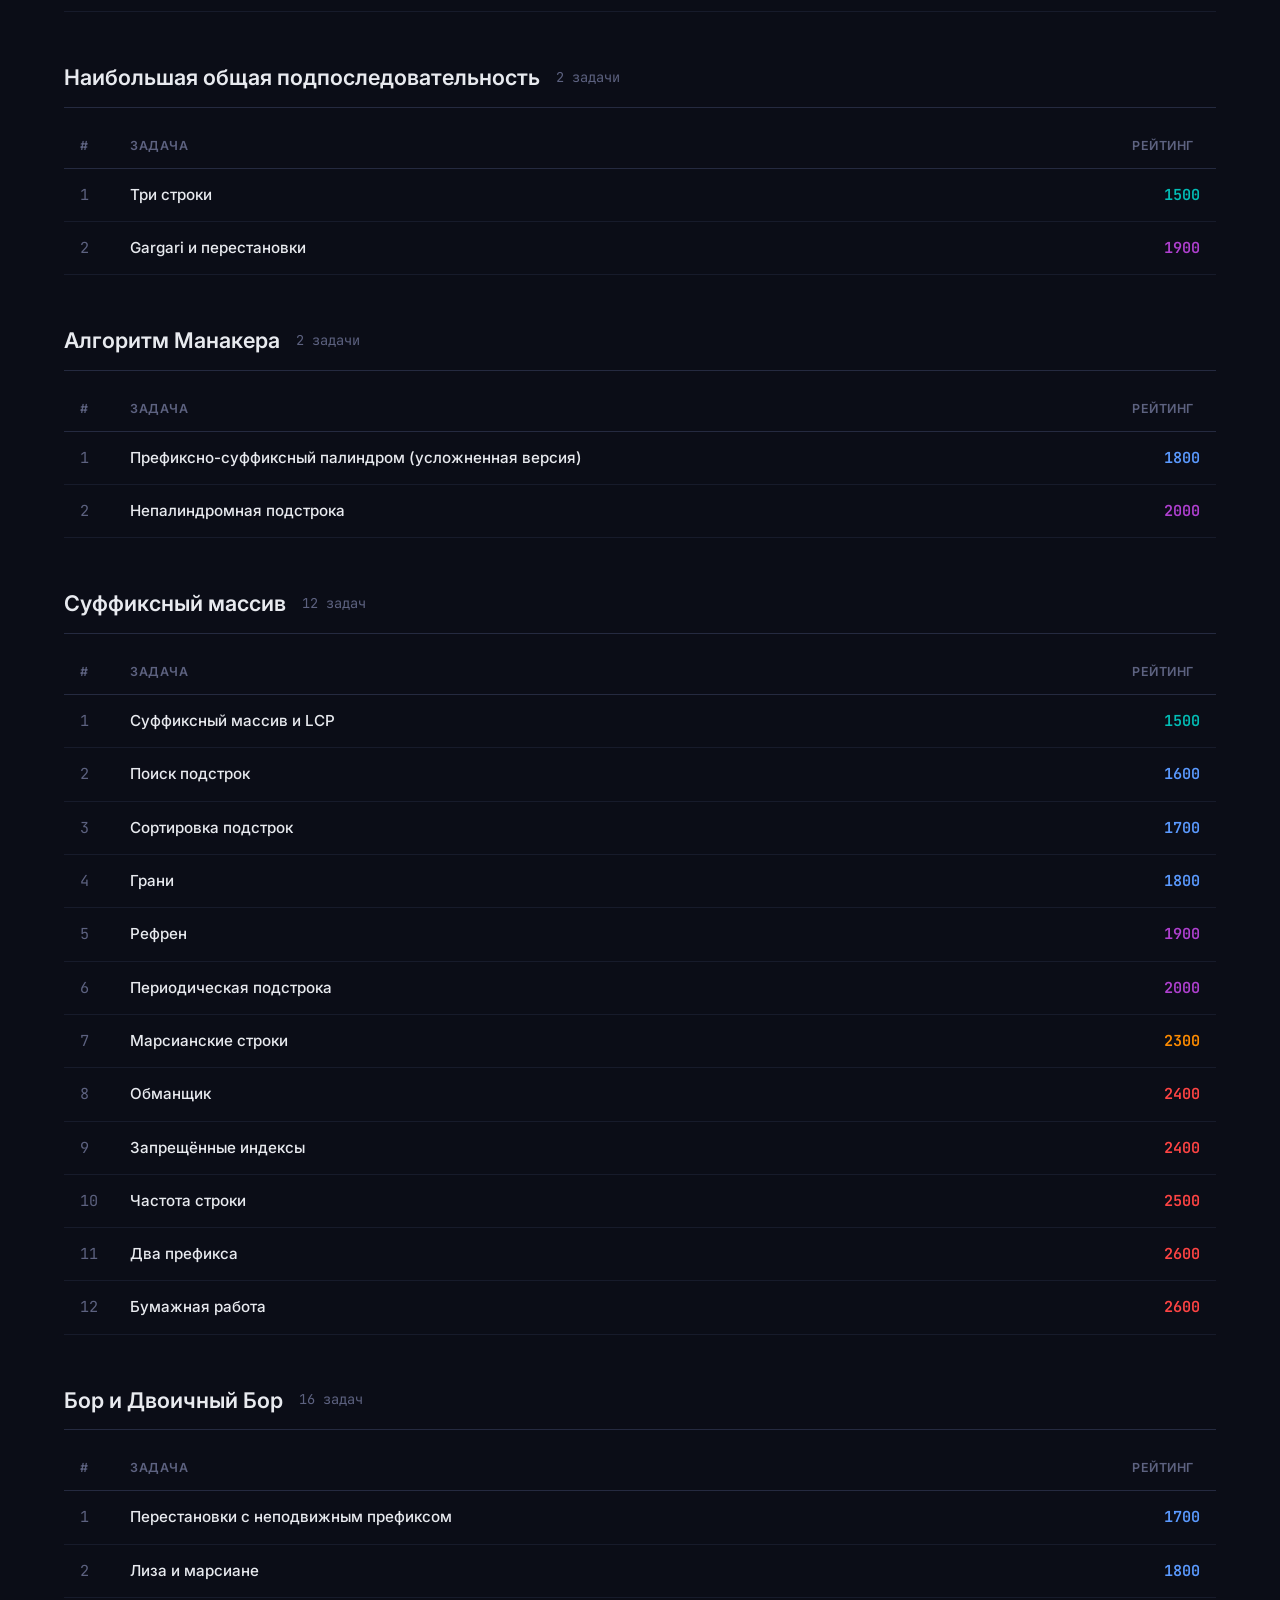
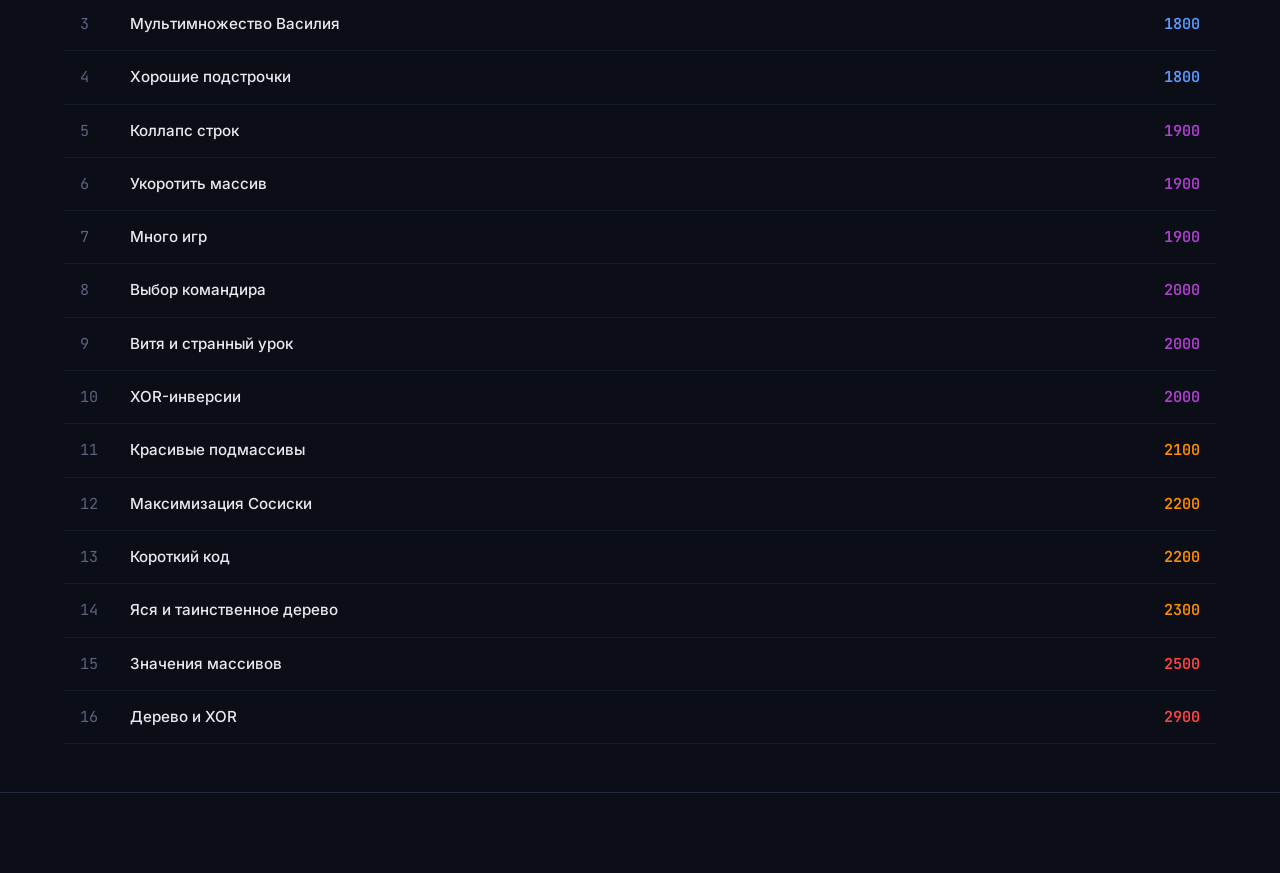
<file: themes/stroki.html>
<!DOCTYPE html>
<html lang="ru">
<head>
    <meta charset="UTF-8">
    <meta name="viewport" content="width=device-width, initial-scale=1.0">
    <link rel="stylesheet" href="../style.css">
    <link rel="preconnect" href="https://fonts.googleapis.com">
    <link href="https://fonts.googleapis.com/css2?family=JetBrains+Mono:wght@400;500;600;700&family=Inter:wght@300;400;500;600;700&display=swap" rel="stylesheet">
</head>
<body>

    <header class="header">
        <div class="container header-inner">
            <a href="../index.html" class="logo">
            </a>

            <!-- CF Handle Widget -->
            <div class="handle-widget">
                <div class="handle-input-wrap">
                    <span class="handle-icon">⌨</span>
                    <input
                        type="text"
                        id="handleInput"
                        class="handle-input"
                        placeholder="Codeforces handle"
                        autocomplete="off"
                        spellcheck="false"
                    >
                    <button class="handle-btn" id="handleSubmit" title="Загрузить">→</button>
                    <button class="handle-clear" id="handleClear" title="Сменить handle">✕</button>
                </div>
            </div>
        </div>
    </header>

    <main>
        <div class="container">
            <div class="breadcrumbs">
                <a href="../index.html">Главная</a>
                <span class="breadcrumb-sep">→</span>
                <span class="breadcrumb-current">Строки</span>
            </div>

            <div class="theme-page-header">
                <h1 class="theme-page-title">Строки</h1>
                <p class="theme-page-desc">8 подтем · 73 задачи</p>
            </div>

            <div class="subtag-nav">
                <a href="#z-funktsiya" class="subtag-nav-item">Z функция <span class="subtag-nav-count">7</span></a>
                <a href="#algoritm-knuta-morrisa-pratta-i-prefiks-funktsiya" class="subtag-nav-item">Алгоритм Кнута-Морриса-Пратта и Префикс функция <span class="subtag-nav-count">17</span></a>
                <a href="#kheshirovanie" class="subtag-nav-item">Хеширование <span class="subtag-nav-count">13</span></a>
                <a href="#algoritm-akho-korasik" class="subtag-nav-item">Алгоритм Ахо-Корасик <span class="subtag-nav-count">4</span></a>
                <a href="#naibolshaya-obshchaya-podposledovatelnost" class="subtag-nav-item">Наибольшая общая подпоследовательность <span class="subtag-nav-count">2</span></a>
                <a href="#algoritm-manakera" class="subtag-nav-item">Алгоритм Манакера <span class="subtag-nav-count">2</span></a>
                <a href="#suffiksnyy-massiv" class="subtag-nav-item">Суффиксный массив <span class="subtag-nav-count">12</span></a>
                <a href="#bor-i-dvoichnyy-bor" class="subtag-nav-item">Бор и Двоичный Бор <span class="subtag-nav-count">16</span></a>
            </div>

            <div class="subtag-section" id="z-funktsiya">
                <div class="subtag-header">
                    <h2 class="subtag-title">Z функция</h2>
                    <span class="subtag-count">7 задач</span>
                </div>
                <table class="tasks-table">
                    <thead>
                        <tr>
                            <th class="th-num">#</th>
                            <th class="th-name">Задача</th>
                            <th class="th-rating">Рейтинг</th>
                        </tr>
                    </thead>
                    <tbody>
                        <tr data-url="https://codeforces.com/problemset/problem/126/B">
                            <td class="task-num">1</td>
                            <td class="task-name"><a href="https://codeforces.com/problemset/problem/126/B" target="_blank">Пароль</a></td>
                            <td class="task-rating"><span class="rating-expert">1700</span></td>
                        </tr>
                        <tr data-url="https://codeforces.com/problemset/problem/471/D">
                            <td class="task-num">2</td>
                            <td class="task-name"><a href="https://codeforces.com/problemset/problem/471/D" target="_blank">МУХ и стенки из кубиков</a></td>
                            <td class="task-rating"><span class="rating-expert">1800</span></td>
                        </tr>
                        <tr data-url="https://codeforces.com/problemset/problem/535/D">
                            <td class="task-num">3</td>
                            <td class="task-name"><a href="https://codeforces.com/problemset/problem/535/D" target="_blank">Тавас и Малекас</a></td>
                            <td class="task-rating"><span class="rating-cm">1900</span></td>
                        </tr>
                        <tr data-url="https://codeforces.com/problemset/problem/432/D">
                            <td class="task-num">4</td>
                            <td class="task-name"><a href="https://codeforces.com/problemset/problem/432/D" target="_blank">Префиксы и суффиксы</a></td>
                            <td class="task-rating"><span class="rating-cm">2000</span></td>
                        </tr>
                        <tr data-url="https://codeforces.com/problemset/problem/1968/G2">
                            <td class="task-num">5</td>
                            <td class="task-name"><a href="https://codeforces.com/problemset/problem/1968/G2" target="_blank">Деление + LCP (сложная версия)</a></td>
                            <td class="task-rating"><span class="rating-master">2200</span></td>
                        </tr>
                        <tr data-url="https://codeforces.com/contest/2209/problem/E">
                            <td class="task-num">6</td>
                            <td class="task-name"><a href="https://codeforces.com/contest/2209/problem/E" target="_blank">Тривиальная задача на строки</a></td>
                            <td class="task-rating"><span class="rating-master">2200</span></td>
                        </tr>
                        <tr data-url="https://codeforces.com/problemset/problem/119/D">
                            <td class="task-num">7</td>
                            <td class="task-name"><a href="https://codeforces.com/problemset/problem/119/D" target="_blank">Преобразование строки</a></td>
                            <td class="task-rating"><span class="rating-gm">2500</span></td>
                        </tr>
                    </tbody>
                </table>
            </div>

            <div class="subtag-section" id="algoritm-knuta-morrisa-pratta-i-prefiks-funktsiya">
                <div class="subtag-header">
                    <h2 class="subtag-title">Алгоритм Кнута-Морриса-Пратта и Префикс функция</h2>
                    <span class="subtag-count">17 задач</span>
                </div>
                <table class="tasks-table">
                    <thead>
                        <tr>
                            <th class="th-num">#</th>
                            <th class="th-name">Задача</th>
                            <th class="th-rating">Рейтинг</th>
                        </tr>
                    </thead>
                    <tbody>
                        <tr data-url="https://codeforces.com/contest/625/problem/B">
                            <td class="task-num">1</td>
                            <td class="task-name"><a href="https://codeforces.com/contest/625/problem/B" target="_blank">Война корпораций</a></td>
                            <td class="task-rating"><span class="rating-pupil">1200</span></td>
                        </tr>
                        <tr data-url="https://codeforces.com/contest/2010/problem/C2">
                            <td class="task-num">2</td>
                            <td class="task-name"><a href="https://codeforces.com/contest/2010/problem/C2" target="_blank">Ошибка передачи сообщения (сложная версия)</a></td>
                            <td class="task-rating"><span class="rating-expert">1700</span></td>
                        </tr>
                        <tr data-url="https://codeforces.com/problemset/problem/126/B">
                            <td class="task-num">3</td>
                            <td class="task-name"><a href="https://codeforces.com/problemset/problem/126/B" target="_blank">Пароль</a></td>
                            <td class="task-rating"><span class="rating-expert">1700</span></td>
                        </tr>
                        <tr data-url="https://codeforces.com/problemset/problem/471/D">
                            <td class="task-num">4</td>
                            <td class="task-name"><a href="https://codeforces.com/problemset/problem/471/D" target="_blank">МУХ и стенки из кубиков</a></td>
                            <td class="task-rating"><span class="rating-expert">1800</span></td>
                        </tr>
                        <tr data-url="https://codeforces.com/problemset/problem/535/D">
                            <td class="task-num">5</td>
                            <td class="task-name"><a href="https://codeforces.com/problemset/problem/535/D" target="_blank">Тавас и Малекас</a></td>
                            <td class="task-rating"><span class="rating-cm">1900</span></td>
                        </tr>
                        <tr data-url="https://codeforces.com/contest/494/problem/B">
                            <td class="task-num">6</td>
                            <td class="task-name"><a href="https://codeforces.com/contest/494/problem/B" target="_blank">Одержимость строкой</a></td>
                            <td class="task-rating"><span class="rating-cm">2000</span></td>
                        </tr>
                        <tr data-url="https://codeforces.com/contest/291/problem/E">
                            <td class="task-num">7</td>
                            <td class="task-name"><a href="https://codeforces.com/contest/291/problem/E" target="_blank">Древесно-строковая задача</a></td>
                            <td class="task-rating"><span class="rating-cm">2000</span></td>
                        </tr>
                        <tr data-url="https://codeforces.com/problemset/problem/1200/E">
                            <td class="task-num">8</td>
                            <td class="task-name"><a href="https://codeforces.com/problemset/problem/1200/E" target="_blank">Склеивание слов</a></td>
                            <td class="task-rating"><span class="rating-cm">2000</span></td>
                        </tr>
                        <tr data-url="https://codeforces.com/problemset/problem/346/B">
                            <td class="task-num">9</td>
                            <td class="task-name"><a href="https://codeforces.com/problemset/problem/346/B" target="_blank">Счастливая общая подпоследовательность</a></td>
                            <td class="task-rating"><span class="rating-cm">2000</span></td>
                        </tr>
                        <tr data-url="https://codeforces.com/problemset/problem/631/D">
                            <td class="task-num">10</td>
                            <td class="task-name"><a href="https://codeforces.com/problemset/problem/631/D" target="_blank">Мессенджер</a></td>
                            <td class="task-rating"><span class="rating-master">2100</span></td>
                        </tr>
                        <tr data-url="https://codeforces.com/contest/2205/problem/E">
                            <td class="task-num">11</td>
                            <td class="task-name"><a href="https://codeforces.com/contest/2205/problem/E" target="_blank">Симон и деление ритма</a></td>
                            <td class="task-rating"><span class="rating-master">2100</span></td>
                        </tr>
                        <tr data-url="https://codeforces.com/contest/2209/problem/E">
                            <td class="task-num">12</td>
                            <td class="task-name"><a href="https://codeforces.com/contest/2209/problem/E" target="_blank">Тривиальная задача на строки</a></td>
                            <td class="task-rating"><span class="rating-master">2200</span></td>
                        </tr>
                        <tr data-url="https://codeforces.com/problemset/problem/25/E">
                            <td class="task-num">13</td>
                            <td class="task-name"><a href="https://codeforces.com/problemset/problem/25/E" target="_blank">Тест</a></td>
                            <td class="task-rating"><span class="rating-master">2200</span></td>
                        </tr>
                        <tr data-url="https://codeforces.com/problemset/problem/1015/F">
                            <td class="task-num">14</td>
                            <td class="task-name"><a href="https://codeforces.com/problemset/problem/1015/F" target="_blank">Скобочная подстрока</a></td>
                            <td class="task-rating"><span class="rating-master">2300</span></td>
                        </tr>
                        <tr data-url="https://codeforces.com/contest/808/problem/G">
                            <td class="task-num">15</td>
                            <td class="task-name"><a href="https://codeforces.com/contest/808/problem/G" target="_blank">Гимн Берляндии</a></td>
                            <td class="task-rating"><span class="rating-master">2300</span></td>
                        </tr>
                        <tr data-url="https://codeforces.com/contest/825/problem/F">
                            <td class="task-num">16</td>
                            <td class="task-name"><a href="https://codeforces.com/contest/825/problem/F" target="_blank">Сжатие строки</a></td>
                            <td class="task-rating"><span class="rating-gm">2400</span></td>
                        </tr>
                        <tr data-url="https://codeforces.com/problemset/problem/119/D">
                            <td class="task-num">17</td>
                            <td class="task-name"><a href="https://codeforces.com/problemset/problem/119/D" target="_blank">Преобразование строки</a></td>
                            <td class="task-rating"><span class="rating-gm">2500</span></td>
                        </tr>
                    </tbody>
                </table>
            </div>

            <div class="subtag-section" id="kheshirovanie">
                <div class="subtag-header">
                    <h2 class="subtag-title">Хеширование</h2>
                    <span class="subtag-count">13 задач</span>
                </div>
                <table class="tasks-table">
                    <thead>
                        <tr>
                            <th class="th-num">#</th>
                            <th class="th-name">Задача</th>
                            <th class="th-rating">Рейтинг</th>
                        </tr>
                    </thead>
                    <tbody>
                        <tr data-url="https://codeforces.com/problemset/problem/126/B">
                            <td class="task-num">1</td>
                            <td class="task-name"><a href="https://codeforces.com/problemset/problem/126/B" target="_blank">Пароль</a></td>
                            <td class="task-rating"><span class="rating-expert">1700</span></td>
                        </tr>
                        <tr data-url="https://codeforces.com/problemset/problem/471/D">
                            <td class="task-num">2</td>
                            <td class="task-name"><a href="https://codeforces.com/problemset/problem/471/D" target="_blank">МУХ и стенки из кубиков</a></td>
                            <td class="task-rating"><span class="rating-expert">1800</span></td>
                        </tr>
                        <tr data-url="https://codeforces.com/contest/835/problem/D">
                            <td class="task-num">3</td>
                            <td class="task-name"><a href="https://codeforces.com/contest/835/problem/D" target="_blank">Палиндромная характеристика</a></td>
                            <td class="task-rating"><span class="rating-cm">1900</span></td>
                        </tr>
                        <tr data-url="https://codeforces.com/contest/1943/problem/B">
                            <td class="task-num">4</td>
                            <td class="task-name"><a href="https://codeforces.com/contest/1943/problem/B" target="_blank">Непалиндромная подстрока</a></td>
                            <td class="task-rating"><span class="rating-cm">2000</span></td>
                        </tr>
                        <tr data-url="https://codeforces.com/problemset/problem/1056/E">
                            <td class="task-num">5</td>
                            <td class="task-name"><a href="https://codeforces.com/problemset/problem/1056/E" target="_blank">Проверь транскрипцию</a></td>
                            <td class="task-rating"><span class="rating-master">2100</span></td>
                        </tr>
                        <tr data-url="https://codeforces.com/contest/19/problem/C">
                            <td class="task-num">6</td>
                            <td class="task-name"><a href="https://codeforces.com/contest/19/problem/C" target="_blank">Удаление повторов</a></td>
                            <td class="task-rating"><span class="rating-master">2200</span></td>
                        </tr>
                        <tr data-url="https://codeforces.com/contest/7/problem/D">
                            <td class="task-num">7</td>
                            <td class="task-name"><a href="https://codeforces.com/contest/7/problem/D" target="_blank">Палиндромность</a></td>
                            <td class="task-rating"><span class="rating-master">2200</span></td>
                        </tr>
                        <tr data-url="https://codeforces.com/problemset/problem/25/E">
                            <td class="task-num">8</td>
                            <td class="task-name"><a href="https://codeforces.com/problemset/problem/25/E" target="_blank">Тест</a></td>
                            <td class="task-rating"><span class="rating-master">2200</span></td>
                        </tr>
                        <tr data-url="https://codeforces.com/problemset/problem/154/C">
                            <td class="task-num">9</td>
                            <td class="task-name"><a href="https://codeforces.com/problemset/problem/154/C" target="_blank">Профили-двойники</a></td>
                            <td class="task-rating"><span class="rating-master">2300</span></td>
                        </tr>
                        <tr data-url="https://codeforces.com/contest/825/problem/F">
                            <td class="task-num">10</td>
                            <td class="task-name"><a href="https://codeforces.com/contest/825/problem/F" target="_blank">Сжатие строки</a></td>
                            <td class="task-rating"><span class="rating-gm">2400</span></td>
                        </tr>
                        <tr data-url="https://codeforces.com/problemset/problem/580/E">
                            <td class="task-num">11</td>
                            <td class="task-name"><a href="https://codeforces.com/problemset/problem/580/E" target="_blank">Кефа и часы</a></td>
                            <td class="task-rating"><span class="rating-gm">2500</span></td>
                        </tr>
                        <tr data-url="https://codeforces.com/problemset/problem/119/D">
                            <td class="task-num">12</td>
                            <td class="task-name"><a href="https://codeforces.com/problemset/problem/119/D" target="_blank">Преобразование строки</a></td>
                            <td class="task-rating"><span class="rating-gm">2500</span></td>
                        </tr>
                        <tr data-url="https://codeforces.com/contest/716/problem/E">
                            <td class="task-num">13</td>
                            <td class="task-name"><a href="https://codeforces.com/contest/716/problem/E" target="_blank">Цифровое дерево</a></td>
                            <td class="task-rating"><span class="rating-gm">2700</span></td>
                        </tr>
                    </tbody>
                </table>
            </div>

            <div class="subtag-section" id="algoritm-akho-korasik">
                <div class="subtag-header">
                    <h2 class="subtag-title">Алгоритм Ахо-Корасик</h2>
                    <span class="subtag-count">4 задачи</span>
                </div>
                <table class="tasks-table">
                    <thead>
                        <tr>
                            <th class="th-num">#</th>
                            <th class="th-name">Задача</th>
                            <th class="th-rating">Рейтинг</th>
                        </tr>
                    </thead>
                    <tbody>
                        <tr data-url="https://codeforces.com/problemset/problem/963/D">
                            <td class="task-num">1</td>
                            <td class="task-name"><a href="https://codeforces.com/problemset/problem/963/D" target="_blank">Частота строки</a></td>
                            <td class="task-rating"><span class="rating-gm">2500</span></td>
                        </tr>
                        <tr data-url="https://codeforces.com/contest/2144/problem/F">
                            <td class="task-num">2</td>
                            <td class="task-name"><a href="https://codeforces.com/contest/2144/problem/F" target="_blank">Группы скобок</a></td>
                            <td class="task-rating"><span class="rating-gm">2700</span></td>
                        </tr>
                        <tr data-url="https://codeforces.com/problemset/problem/1400/F">
                            <td class="task-num">3</td>
                            <td class="task-name"><a href="https://codeforces.com/problemset/problem/1400/F" target="_blank">x-простые подстроки</a></td>
                            <td class="task-rating"><span class="rating-gm">2800</span></td>
                        </tr>
                        <tr data-url="https://codeforces.com/contest/163/problem/E">
                            <td class="task-num">4</td>
                            <td class="task-name"><a href="https://codeforces.com/contest/163/problem/E" target="_blank">Электронное правительство</a></td>
                            <td class="task-rating"><span class="rating-gm">2800</span></td>
                        </tr>
                    </tbody>
                </table>
            </div>

            <div class="subtag-section" id="naibolshaya-obshchaya-podposledovatelnost">
                <div class="subtag-header">
                    <h2 class="subtag-title">Наибольшая общая подпоследовательность</h2>
                    <span class="subtag-count">2 задачи</span>
                </div>
                <table class="tasks-table">
                    <thead>
                        <tr>
                            <th class="th-num">#</th>
                            <th class="th-name">Задача</th>
                            <th class="th-rating">Рейтинг</th>
                        </tr>
                    </thead>
                    <tbody>
                        <tr data-url="https://codeforces.com/contest/2050/problem/E">
                            <td class="task-num">1</td>
                            <td class="task-name"><a href="https://codeforces.com/contest/2050/problem/E" target="_blank">Три строки</a></td>
                            <td class="task-rating"><span class="rating-specialist">1500</span></td>
                        </tr>
                        <tr data-url="https://codeforces.com/problemset/problem/463/D">
                            <td class="task-num">2</td>
                            <td class="task-name"><a href="https://codeforces.com/problemset/problem/463/D" target="_blank">Gargari и перестановки</a></td>
                            <td class="task-rating"><span class="rating-cm">1900</span></td>
                        </tr>
                    </tbody>
                </table>
            </div>

            <div class="subtag-section" id="algoritm-manakera">
                <div class="subtag-header">
                    <h2 class="subtag-title">Алгоритм Манакера</h2>
                    <span class="subtag-count">2 задачи</span>
                </div>
                <table class="tasks-table">
                    <thead>
                        <tr>
                            <th class="th-num">#</th>
                            <th class="th-name">Задача</th>
                            <th class="th-rating">Рейтинг</th>
                        </tr>
                    </thead>
                    <tbody>
                        <tr data-url="https://codeforces.com/contest/1326/problem/D2">
                            <td class="task-num">1</td>
                            <td class="task-name"><a href="https://codeforces.com/contest/1326/problem/D2" target="_blank">Префиксно-суффиксный палиндром (усложненная версия)</a></td>
                            <td class="task-rating"><span class="rating-expert">1800</span></td>
                        </tr>
                        <tr data-url="https://codeforces.com/contest/1943/problem/B">
                            <td class="task-num">2</td>
                            <td class="task-name"><a href="https://codeforces.com/contest/1943/problem/B" target="_blank">Непалиндромная подстрока</a></td>
                            <td class="task-rating"><span class="rating-cm">2000</span></td>
                        </tr>
                    </tbody>
                </table>
            </div>

            <div class="subtag-section" id="suffiksnyy-massiv">
                <div class="subtag-header">
                    <h2 class="subtag-title">Суффиксный массив</h2>
                    <span class="subtag-count">12 задач</span>
                </div>
                <table class="tasks-table">
                    <thead>
                        <tr>
                            <th class="th-num">#</th>
                            <th class="th-name">Задача</th>
                            <th class="th-rating">Рейтинг</th>
                        </tr>
                    </thead>
                    <tbody>
                        <tr data-url="https://codeforces.com/edu/course/2/lesson/2/4/practice/contest/269119/problem/A">
                            <td class="task-num">1</td>
                            <td class="task-name"><a href="https://codeforces.com/edu/course/2/lesson/2/4/practice/contest/269119/problem/A" target="_blank">Суффиксный массив и LCP</a></td>
                            <td class="task-rating"><span class="rating-specialist">1500</span></td>
                        </tr>
                        <tr data-url="https://codeforces.com/edu/course/2/lesson/2/3/practice/contest/269118/problem/A">
                            <td class="task-num">2</td>
                            <td class="task-name"><a href="https://codeforces.com/edu/course/2/lesson/2/3/practice/contest/269118/problem/A" target="_blank">Поиск подстрок</a></td>
                            <td class="task-rating"><span class="rating-expert">1600</span></td>
                        </tr>
                        <tr data-url="https://codeforces.com/edu/course/2/lesson/2/5/practice/contest/269656/problem/C">
                            <td class="task-num">3</td>
                            <td class="task-name"><a href="https://codeforces.com/edu/course/2/lesson/2/5/practice/contest/269656/problem/C" target="_blank">Сортировка подстрок</a></td>
                            <td class="task-rating"><span class="rating-expert">1700</span></td>
                        </tr>
                        <tr data-url="https://codeforces.com/edu/course/2/lesson/2/5/practice/contest/269656/problem/D">
                            <td class="task-num">4</td>
                            <td class="task-name"><a href="https://codeforces.com/edu/course/2/lesson/2/5/practice/contest/269656/problem/D" target="_blank">Грани</a></td>
                            <td class="task-rating"><span class="rating-expert">1800</span></td>
                        </tr>
                        <tr data-url="https://codeforces.com/edu/course/2/lesson/2/5/practice/contest/269656/problem/E">
                            <td class="task-num">5</td>
                            <td class="task-name"><a href="https://codeforces.com/edu/course/2/lesson/2/5/practice/contest/269656/problem/E" target="_blank">Рефрен</a></td>
                            <td class="task-rating"><span class="rating-cm">1900</span></td>
                        </tr>
                        <tr data-url="https://codeforces.com/edu/course/2/lesson/2/5/practice/contest/269656/problem/F">
                            <td class="task-num">6</td>
                            <td class="task-name"><a href="https://codeforces.com/edu/course/2/lesson/2/5/practice/contest/269656/problem/F" target="_blank">Периодическая подстрока</a></td>
                            <td class="task-rating"><span class="rating-cm">2000</span></td>
                        </tr>
                        <tr data-url="https://codeforces.com/problemset/problem/149/E">
                            <td class="task-num">7</td>
                            <td class="task-name"><a href="https://codeforces.com/problemset/problem/149/E" target="_blank">Марсианские строки</a></td>
                            <td class="task-rating"><span class="rating-master">2300</span></td>
                        </tr>
                        <tr data-url="https://codeforces.com/contest/822/problem/E">
                            <td class="task-num">8</td>
                            <td class="task-name"><a href="https://codeforces.com/contest/822/problem/E" target="_blank">Обманщик</a></td>
                            <td class="task-rating"><span class="rating-gm">2400</span></td>
                        </tr>
                        <tr data-url="https://codeforces.com/contest/873/problem/F">
                            <td class="task-num">9</td>
                            <td class="task-name"><a href="https://codeforces.com/contest/873/problem/F" target="_blank">Запрещённые индексы</a></td>
                            <td class="task-rating"><span class="rating-gm">2400</span></td>
                        </tr>
                        <tr data-url="https://codeforces.com/problemset/problem/963/D">
                            <td class="task-num">10</td>
                            <td class="task-name"><a href="https://codeforces.com/problemset/problem/963/D" target="_blank">Частота строки</a></td>
                            <td class="task-rating"><span class="rating-gm">2500</span></td>
                        </tr>
                        <tr data-url="https://codeforces.com/contest/1090/problem/J">
                            <td class="task-num">11</td>
                            <td class="task-name"><a href="https://codeforces.com/contest/1090/problem/J" target="_blank">Два префикса</a></td>
                            <td class="task-rating"><span class="rating-gm">2600</span></td>
                        </tr>
                        <tr data-url="https://codeforces.com/problemset/problem/653/F">
                            <td class="task-num">12</td>
                            <td class="task-name"><a href="https://codeforces.com/problemset/problem/653/F" target="_blank">Бумажная работа</a></td>
                            <td class="task-rating"><span class="rating-gm">2600</span></td>
                        </tr>
                    </tbody>
                </table>
            </div>

            <div class="subtag-section" id="bor-i-dvoichnyy-bor">
                <div class="subtag-header">
                    <h2 class="subtag-title">Бор и Двоичный Бор</h2>
                    <span class="subtag-count">16 задач</span>
                </div>
                <table class="tasks-table">
                    <thead>
                        <tr>
                            <th class="th-num">#</th>
                            <th class="th-name">Задача</th>
                            <th class="th-rating">Рейтинг</th>
                        </tr>
                    </thead>
                    <tbody>
                        <tr data-url="https://codeforces.com/contest/1792/problem/D">
                            <td class="task-num">1</td>
                            <td class="task-name"><a href="https://codeforces.com/contest/1792/problem/D" target="_blank">Перестановки с неподвижным префиксом</a></td>
                            <td class="task-rating"><span class="rating-expert">1700</span></td>
                        </tr>
                        <tr data-url="https://codeforces.com/contest/1851/problem/F">
                            <td class="task-num">2</td>
                            <td class="task-name"><a href="https://codeforces.com/contest/1851/problem/F" target="_blank">Лиза и марсиане</a></td>
                            <td class="task-rating"><span class="rating-expert">1800</span></td>
                        </tr>
                        <tr data-url="https://codeforces.com/contest/706/problem/D">
                            <td class="task-num">3</td>
                            <td class="task-name"><a href="https://codeforces.com/contest/706/problem/D" target="_blank">Мультимножество Василия</a></td>
                            <td class="task-rating"><span class="rating-expert">1800</span></td>
                        </tr>
                        <tr data-url="https://codeforces.com/contest/271/problem/D">
                            <td class="task-num">4</td>
                            <td class="task-name"><a href="https://codeforces.com/contest/271/problem/D" target="_blank">Хорошие подстрочки</a></td>
                            <td class="task-rating"><span class="rating-expert">1800</span></td>
                        </tr>
                        <tr data-url="https://codeforces.com/problemset/problem/1902/E">
                            <td class="task-num">5</td>
                            <td class="task-name"><a href="https://codeforces.com/problemset/problem/1902/E" target="_blank">Коллапс строк</a></td>
                            <td class="task-rating"><span class="rating-cm">1900</span></td>
                        </tr>
                        <tr data-url="https://codeforces.com/contest/2093/problem/G">
                            <td class="task-num">6</td>
                            <td class="task-name"><a href="https://codeforces.com/contest/2093/problem/G" target="_blank">Укоротить массив</a></td>
                            <td class="task-rating"><span class="rating-cm">1900</span></td>
                        </tr>
                        <tr data-url="https://codeforces.com/contest/456/problem/D">
                            <td class="task-num">7</td>
                            <td class="task-name"><a href="https://codeforces.com/contest/456/problem/D" target="_blank">Много игр</a></td>
                            <td class="task-rating"><span class="rating-cm">1900</span></td>
                        </tr>
                        <tr data-url="https://codeforces.com/contest/817/problem/E">
                            <td class="task-num">8</td>
                            <td class="task-name"><a href="https://codeforces.com/contest/817/problem/E" target="_blank">Выбор командира</a></td>
                            <td class="task-rating"><span class="rating-cm">2000</span></td>
                        </tr>
                        <tr data-url="https://codeforces.com/contest/842/problem/D">
                            <td class="task-num">9</td>
                            <td class="task-name"><a href="https://codeforces.com/contest/842/problem/D" target="_blank">Витя и странный урок</a></td>
                            <td class="task-rating"><span class="rating-cm">2000</span></td>
                        </tr>
                        <tr data-url="https://codeforces.com/contest/1416/problem/C">
                            <td class="task-num">10</td>
                            <td class="task-name"><a href="https://codeforces.com/contest/1416/problem/C" target="_blank">XOR-инверсии</a></td>
                            <td class="task-rating"><span class="rating-cm">2000</span></td>
                        </tr>
                        <tr data-url="https://codeforces.com/problemset/problem/665/E">
                            <td class="task-num">11</td>
                            <td class="task-name"><a href="https://codeforces.com/problemset/problem/665/E" target="_blank">Красивые подмассивы</a></td>
                            <td class="task-rating"><span class="rating-master">2100</span></td>
                        </tr>
                        <tr data-url="https://codeforces.com/problemset/problem/282/E">
                            <td class="task-num">12</td>
                            <td class="task-name"><a href="https://codeforces.com/problemset/problem/282/E" target="_blank">Максимизация Сосиски</a></td>
                            <td class="task-rating"><span class="rating-master">2200</span></td>
                        </tr>
                        <tr data-url="https://codeforces.com/contest/965/problem/E">
                            <td class="task-num">13</td>
                            <td class="task-name"><a href="https://codeforces.com/contest/965/problem/E" target="_blank">Короткий код</a></td>
                            <td class="task-rating"><span class="rating-master">2200</span></td>
                        </tr>
                        <tr data-url="https://codeforces.com/contest/1980/problem/G">
                            <td class="task-num">14</td>
                            <td class="task-name"><a href="https://codeforces.com/contest/1980/problem/G" target="_blank">Яся и таинственное дерево</a></td>
                            <td class="task-rating"><span class="rating-master">2300</span></td>
                        </tr>
                        <tr data-url="https://codeforces.com/contest/1983/problem/F">
                            <td class="task-num">15</td>
                            <td class="task-name"><a href="https://codeforces.com/contest/1983/problem/F" target="_blank">Значения массивов</a></td>
                            <td class="task-rating"><span class="rating-gm">2500</span></td>
                        </tr>
                        <tr data-url="https://codeforces.com/contest/1055/problem/F">
                            <td class="task-num">16</td>
                            <td class="task-name"><a href="https://codeforces.com/contest/1055/problem/F" target="_blank">Дерево и XOR</a></td>
                            <td class="task-rating"><span class="rating-gm">2900</span></td>
                        </tr>
                    </tbody>
                </table>
            </div>
        </div>
    </main>

    <footer class="footer">
        <div class="container footer-inner">

        </div>
    </footer>

        <!-- Кнопка наверх -->
    <button class="scroll-top-btn" id="scrollTopBtn" title="Наверх">↑</button>

    <script src="../app.js"></script>
    <script>
        // Кнопка прокрутки наверх
        const scrollBtn = document.getElementById('scrollTopBtn');

        window.addEventListener('scroll', () => {
            if (window.scrollY > 300) {
                scrollBtn.classList.add('visible');
            } else {
                scrollBtn.classList.remove('visible');
            }
        });

        scrollBtn.addEventListener('click', () => {
            window.scrollTo({ top: 0, behavior: 'smooth' });
        });
    </script>
</body>
</html>
</file>
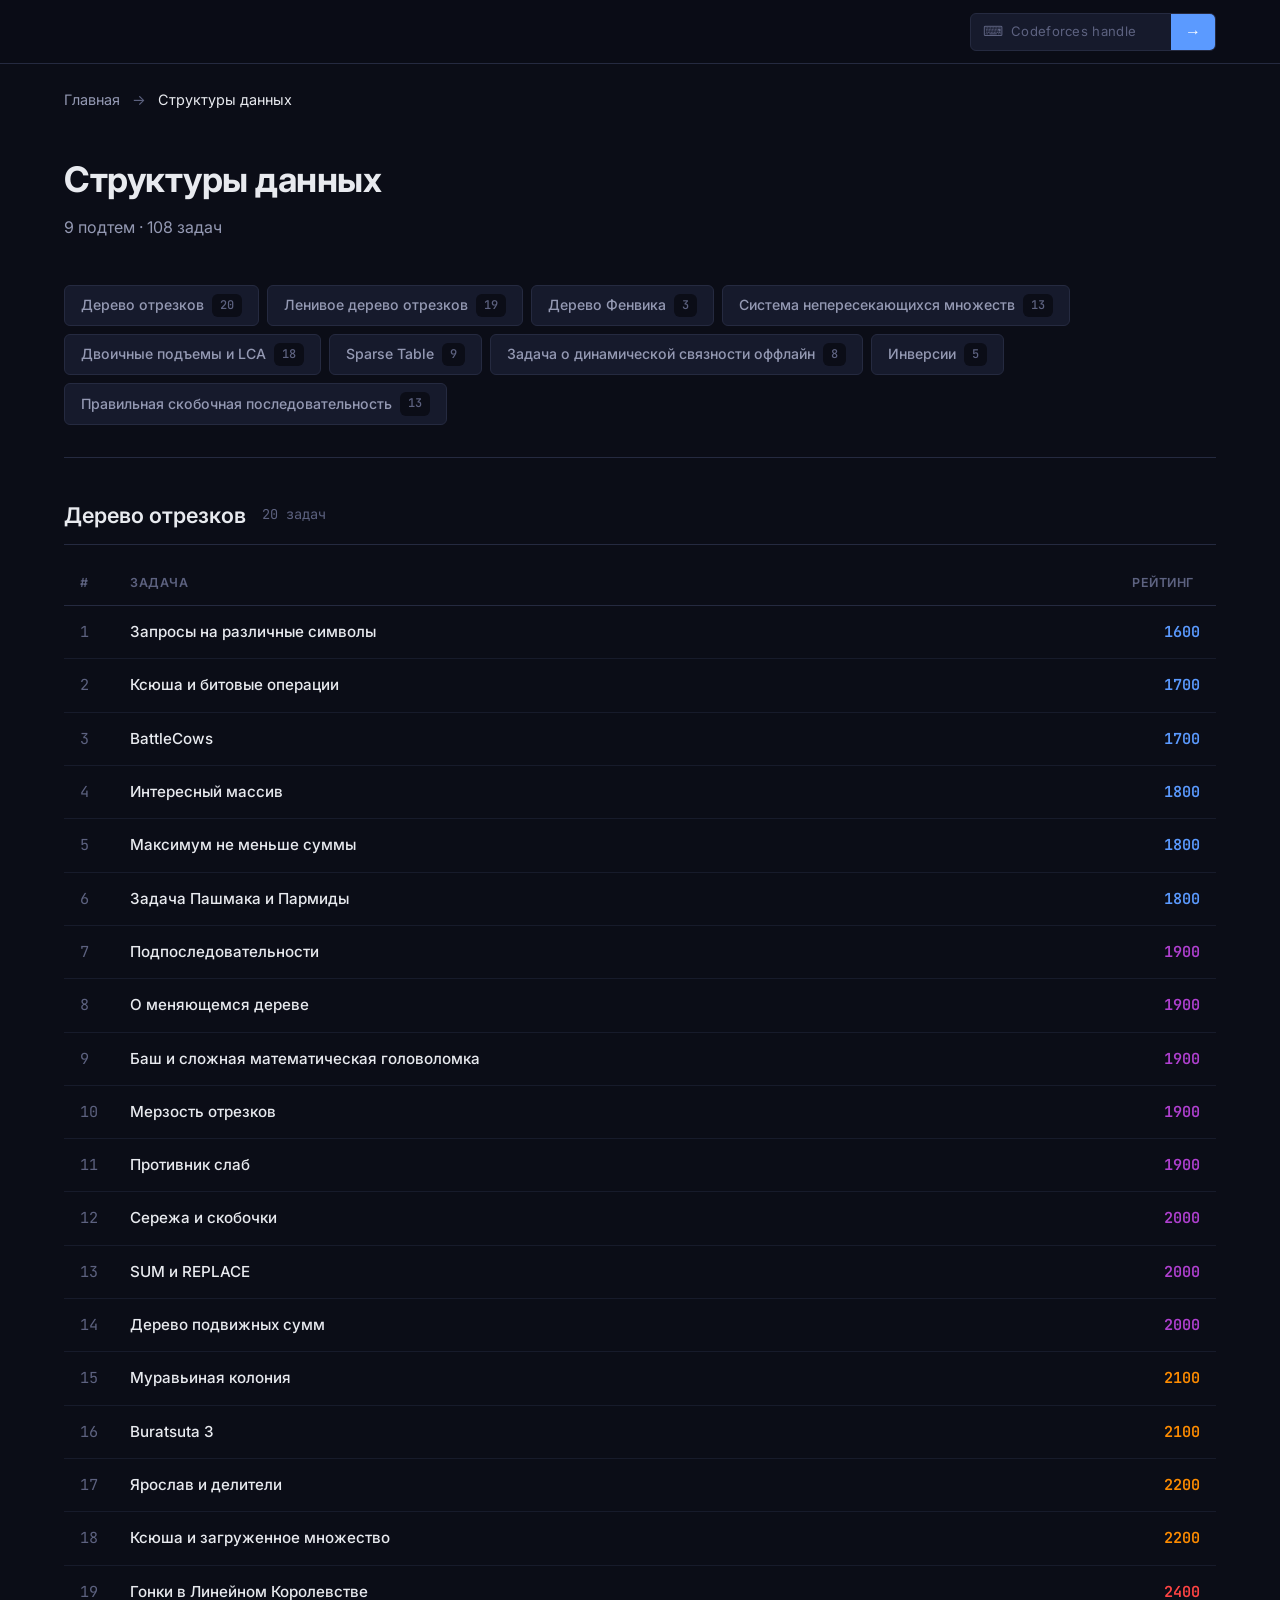
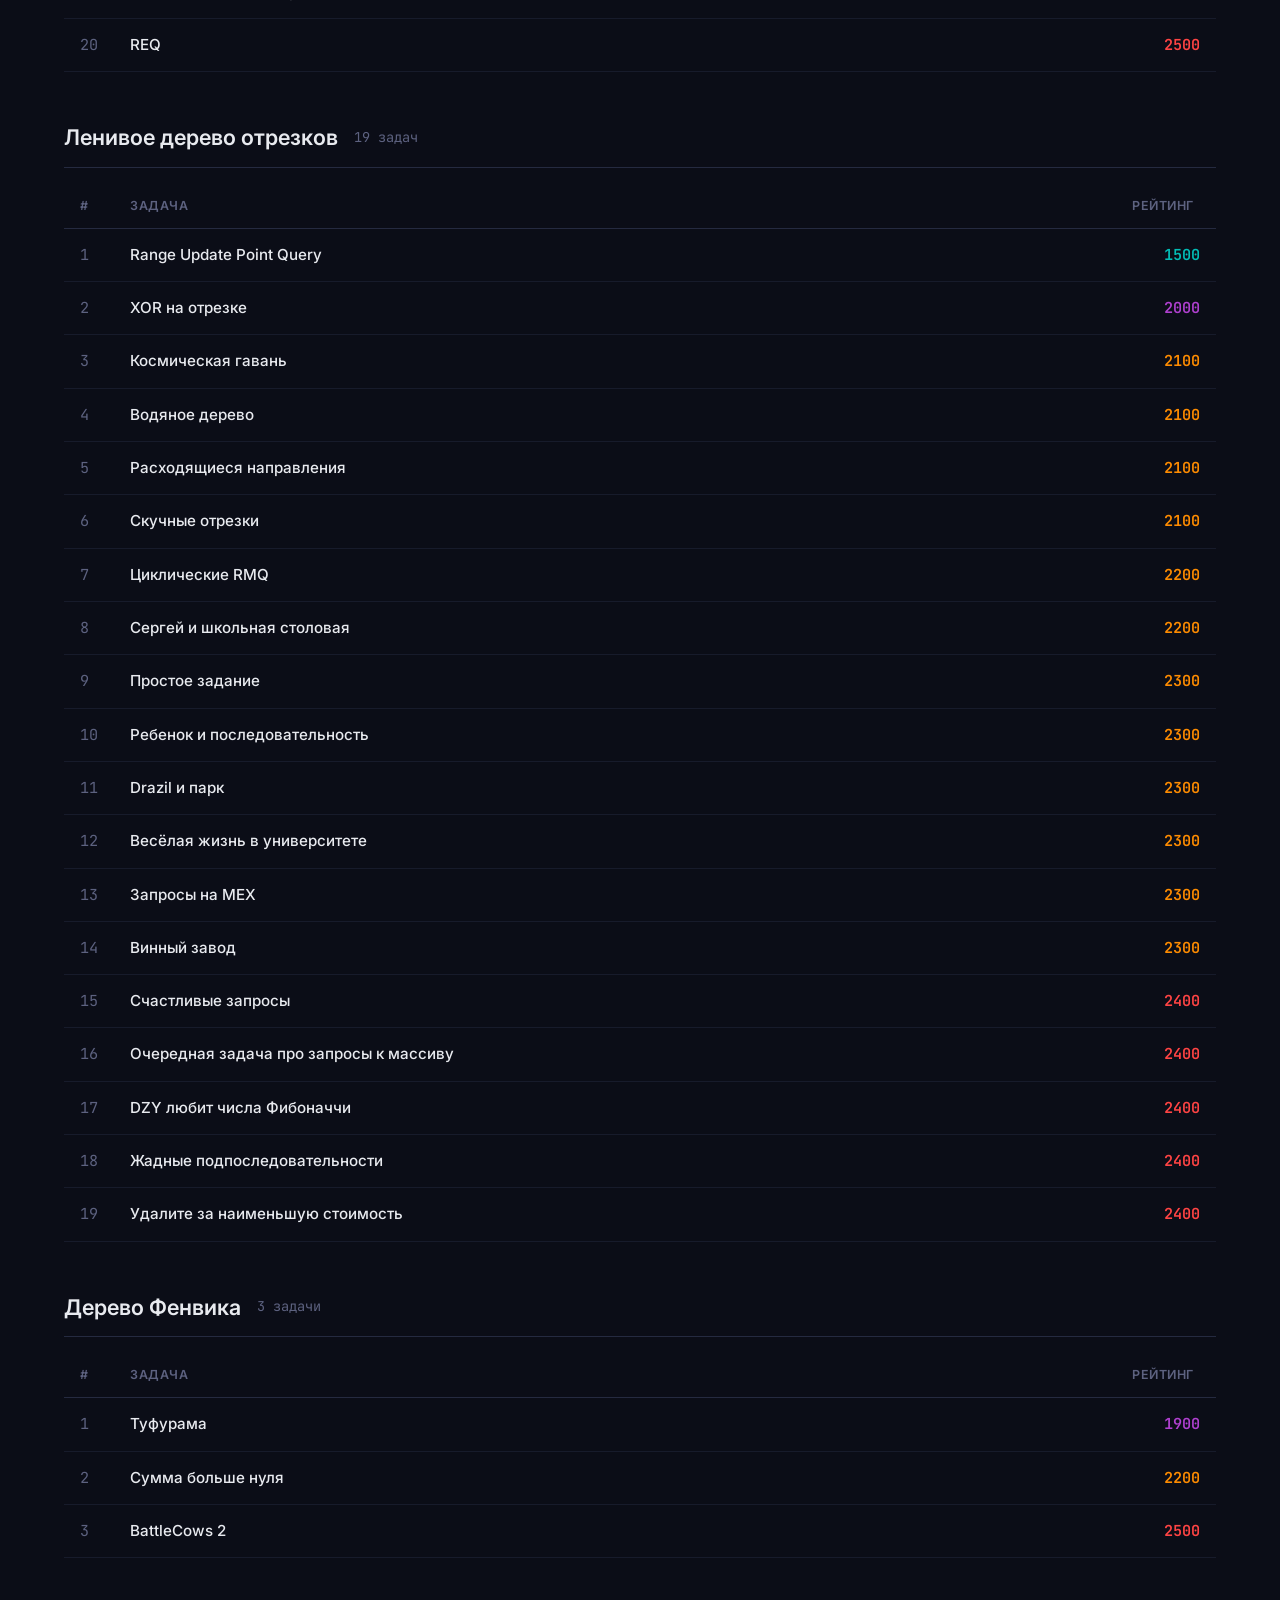
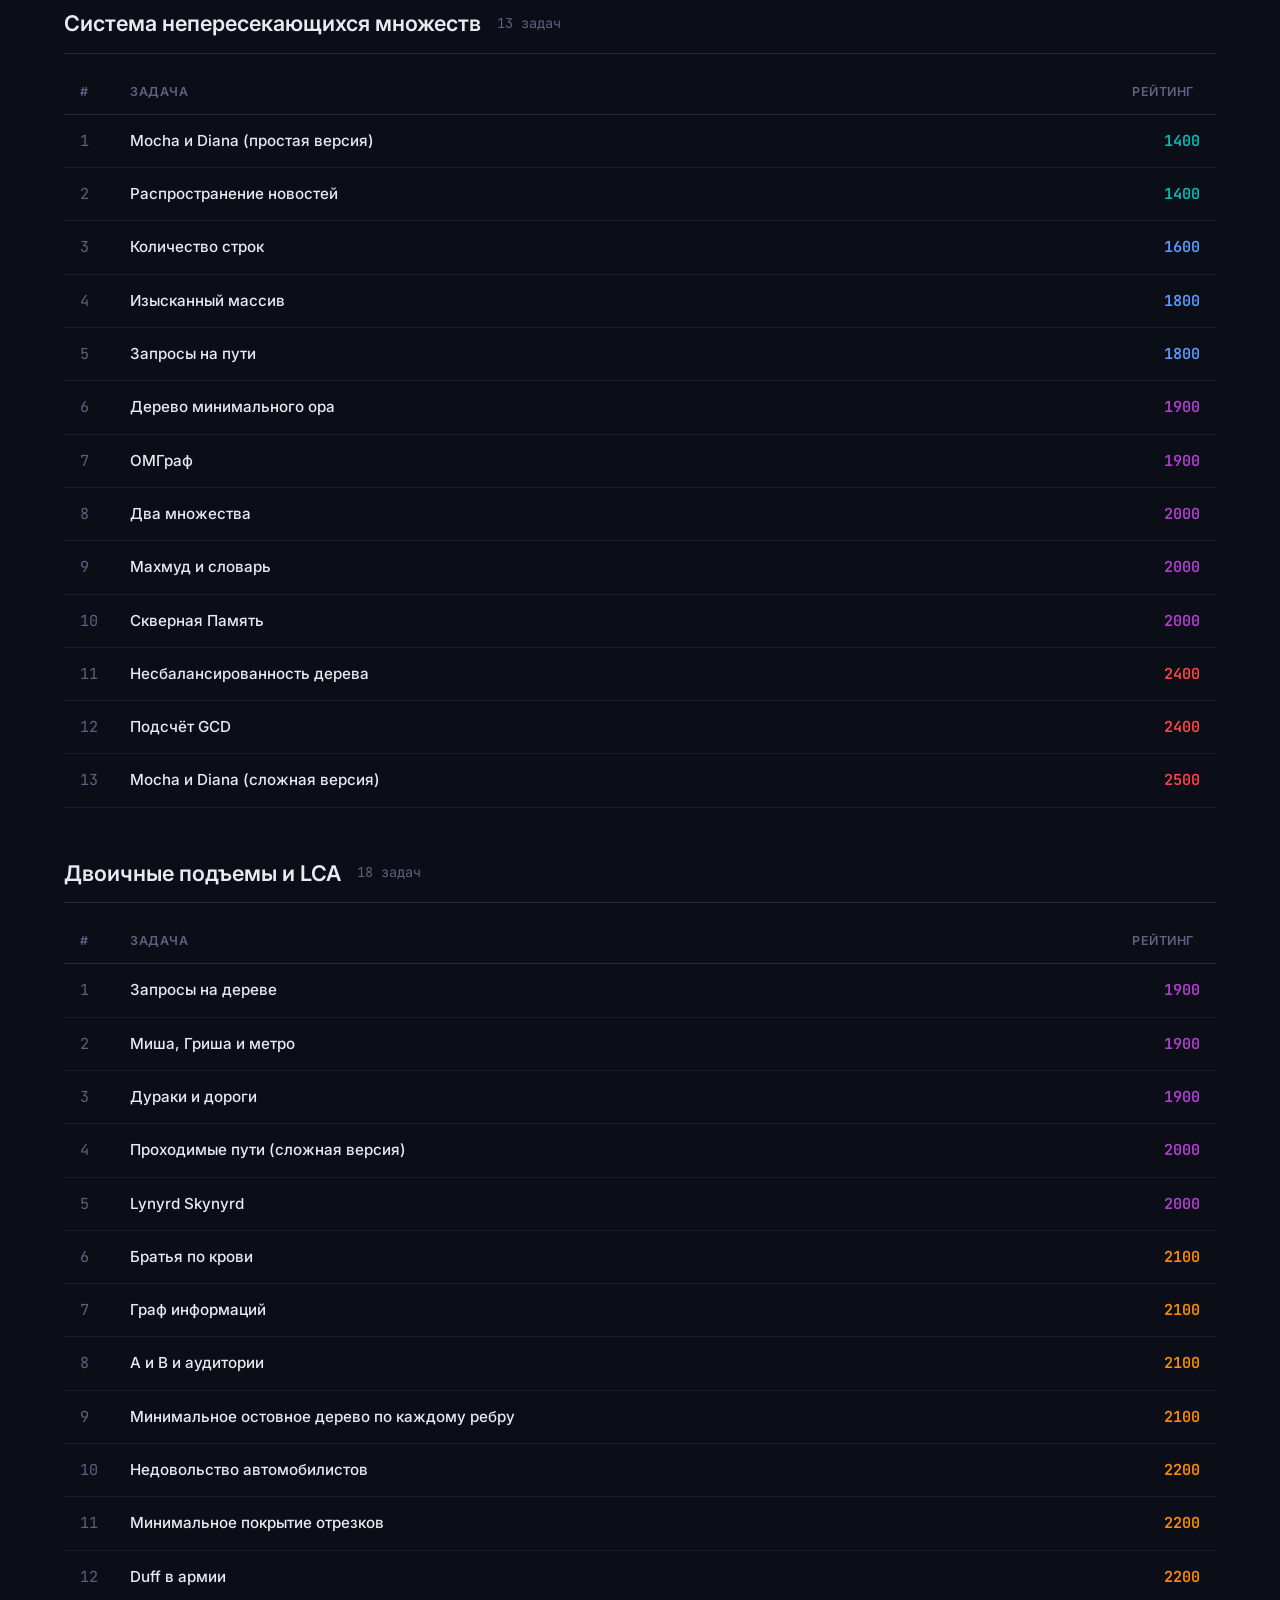
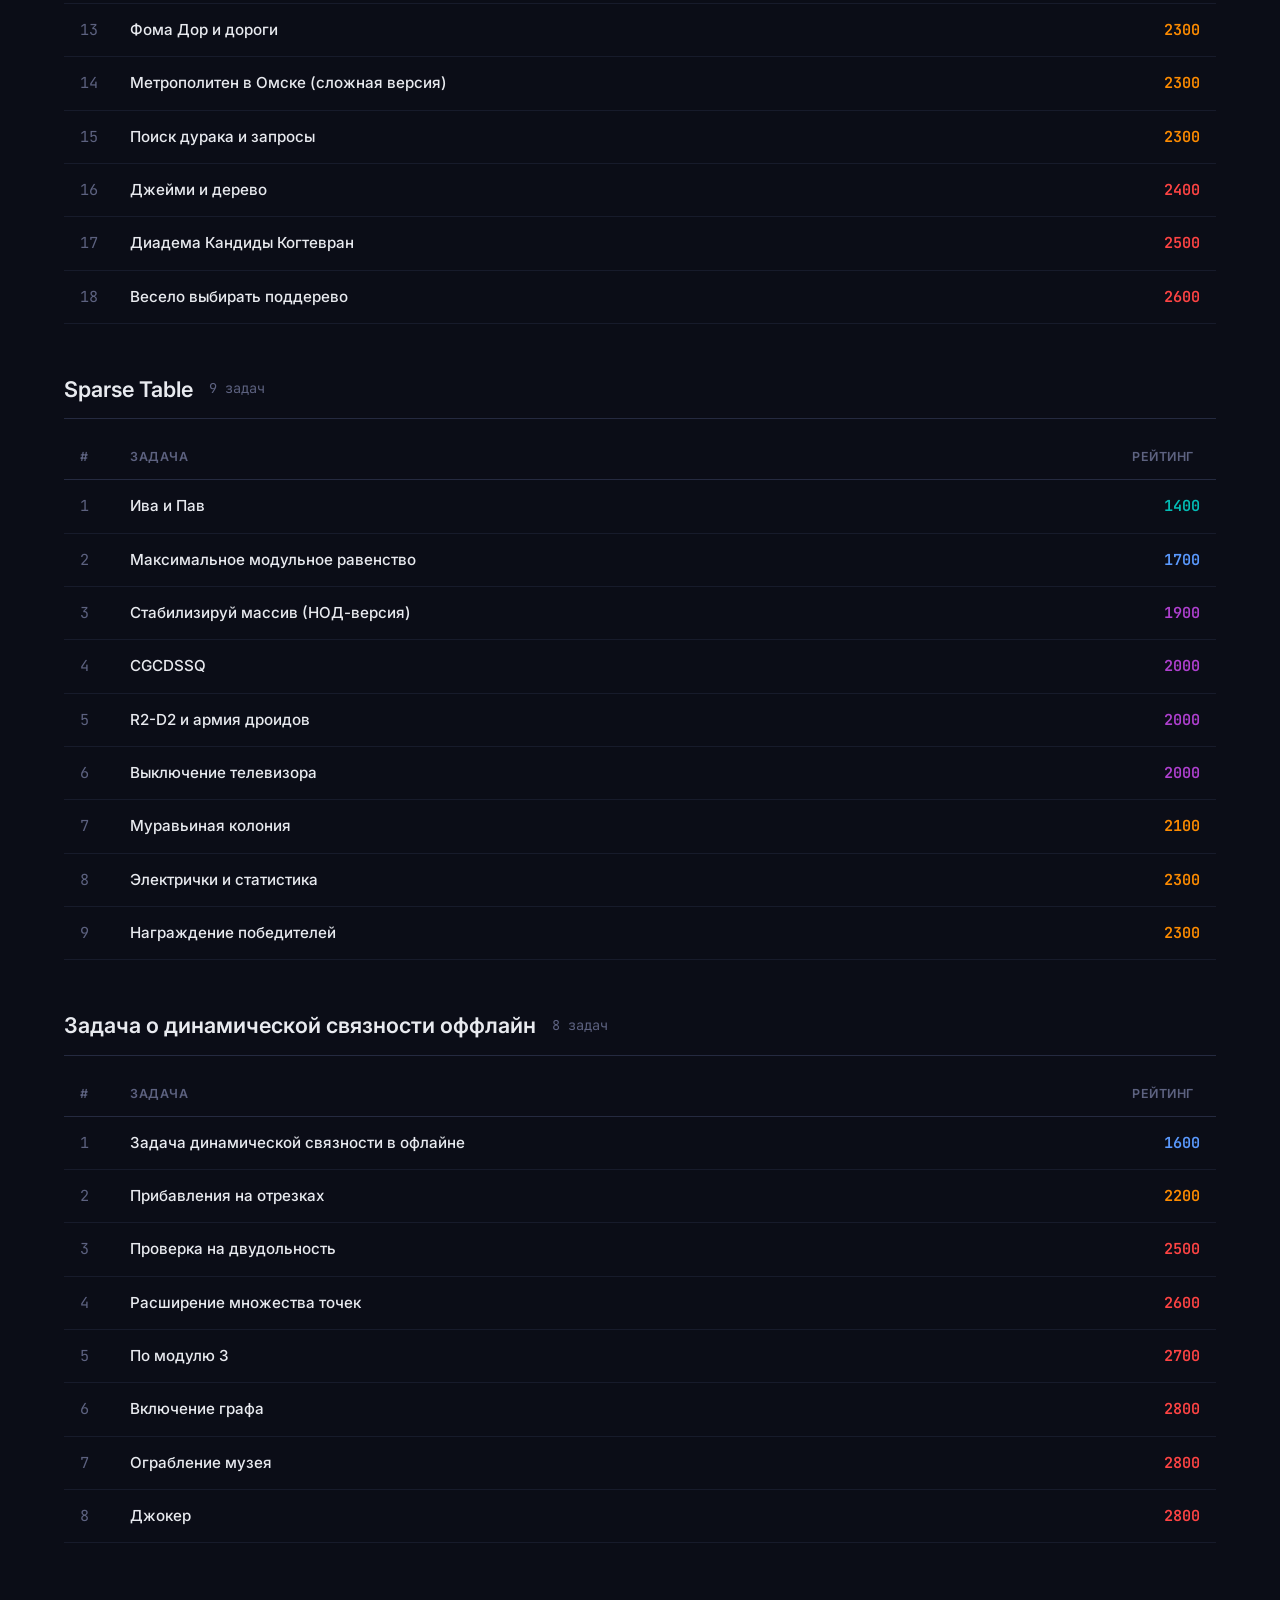
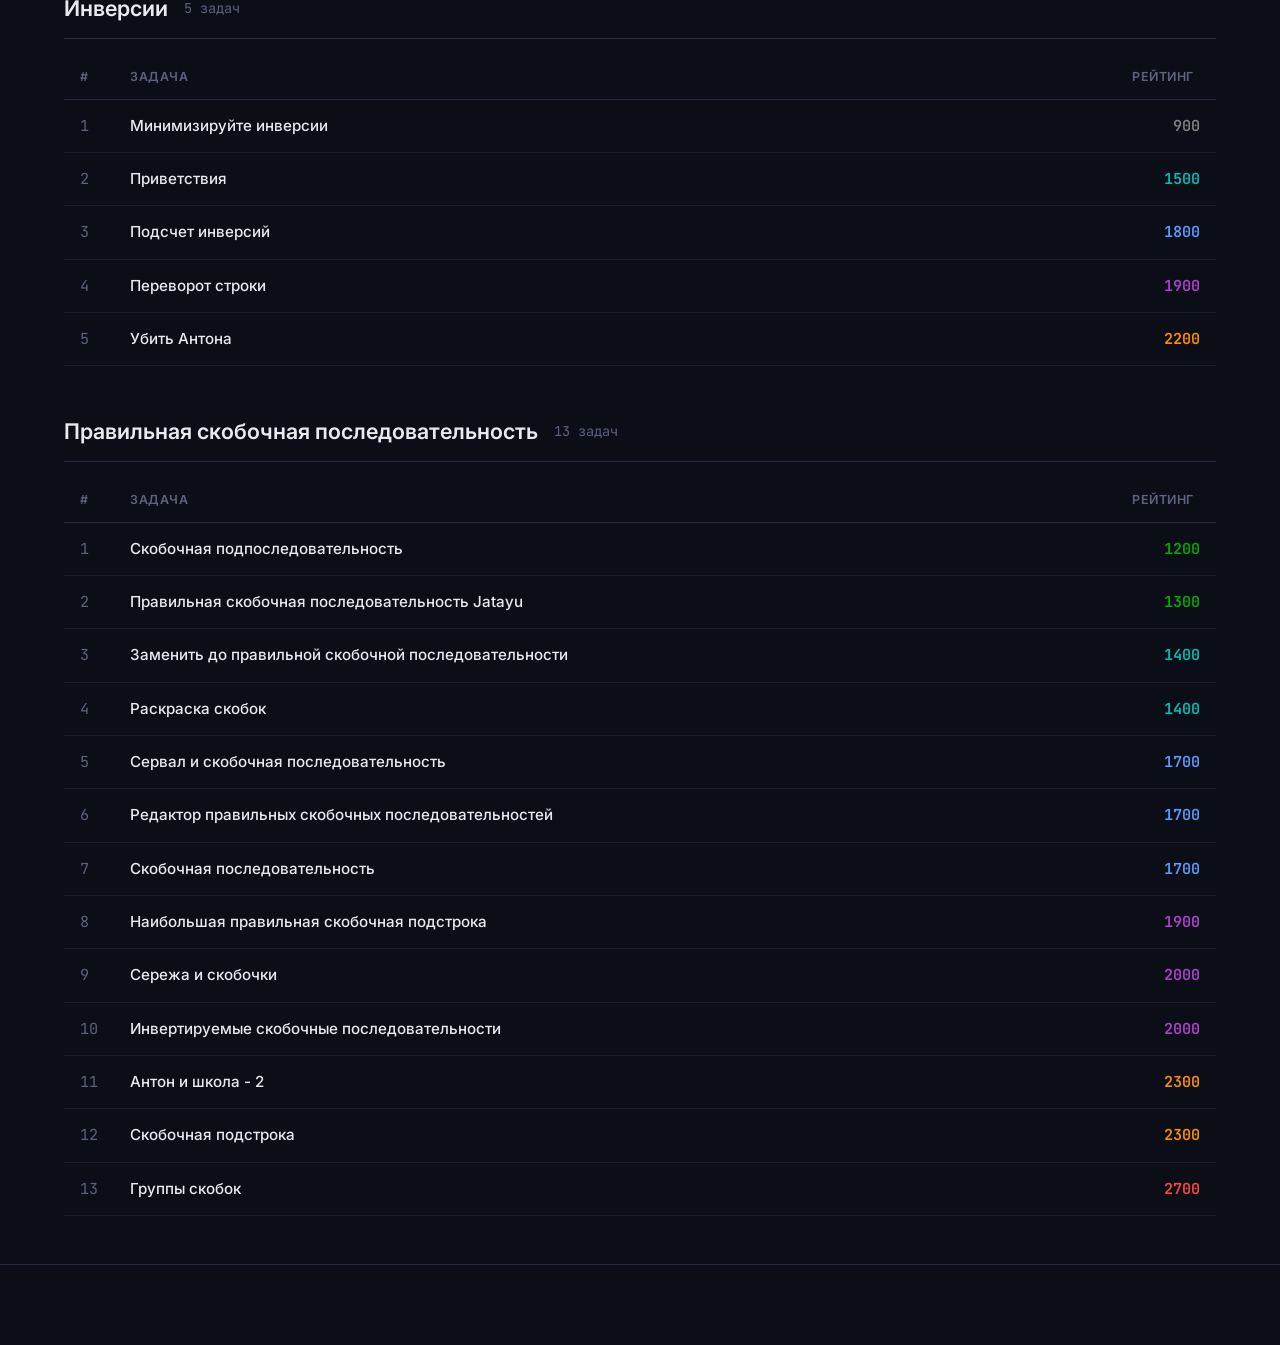
<file: themes/struktury-dannykh.html>
<!DOCTYPE html>
<html lang="ru">
<head>
    <meta charset="UTF-8">
    <meta name="viewport" content="width=device-width, initial-scale=1.0">
    <link rel="stylesheet" href="../style.css">
    <link rel="preconnect" href="https://fonts.googleapis.com">
    <link href="https://fonts.googleapis.com/css2?family=JetBrains+Mono:wght@400;500;600;700&family=Inter:wght@300;400;500;600;700&display=swap" rel="stylesheet">
</head>
<body>

    <header class="header">
        <div class="container header-inner">
            <a href="../index.html" class="logo">
            </a>
            <div class="handle-widget">
                <div class="handle-input-wrap">
                    <span class="handle-icon">⌨</span>
                    <input
                        type="text"
                        id="handleInput"
                        class="handle-input"
                        placeholder="Codeforces handle"
                        autocomplete="off"
                        spellcheck="false"
                    >
                    <button class="handle-btn" id="handleSubmit" title="Загрузить">→</button>
                    <button class="handle-clear" id="handleClear" title="Сменить handle">✕</button>
                </div>
            </div>
        </div>
    </header>

    <main>
        <div class="container">
            <div class="breadcrumbs">
                <a href="../index.html">Главная</a>
                <span class="breadcrumb-sep">→</span>
                <span class="breadcrumb-current">Структуры данных</span>
            </div>

            <div class="theme-page-header">
                <h1 class="theme-page-title">Структуры данных</h1>
                <p class="theme-page-desc">9 подтем · 108 задач</p>
            </div>

            <div class="subtag-nav">
                <a href="#derevo-otrezkov" class="subtag-nav-item">Дерево отрезков <span class="subtag-nav-count">20</span></a>
                <a href="#lenivoe-derevo-otrezkov" class="subtag-nav-item">Ленивое дерево отрезков <span class="subtag-nav-count">19</span></a>
                <a href="#derevo-fenvika" class="subtag-nav-item">Дерево Фенвика <span class="subtag-nav-count">3</span></a>
                <a href="#sistema-neperesekayushchikhsya-mnozhestv" class="subtag-nav-item">Система непересекающихся множеств <span class="subtag-nav-count">13</span></a>
                <a href="#dvoichnye-podemy-i-lca" class="subtag-nav-item">Двоичные подъемы и LCA <span class="subtag-nav-count">18</span></a>
                <a href="#sparse-table" class="subtag-nav-item">Sparse Table <span class="subtag-nav-count">9</span></a>
                <a href="#zadacha-o-dinamicheskoy-svyaznosti-offlayn" class="subtag-nav-item">Задача о динамической связности оффлайн <span class="subtag-nav-count">8</span></a>
                <a href="#inversii" class="subtag-nav-item">Инверсии <span class="subtag-nav-count">5</span></a>
                <a href="#pravilnaya-skobochnaya-posledovatelnost" class="subtag-nav-item">Правильная скобочная последовательность <span class="subtag-nav-count">13</span></a>
            </div>

            <div class="subtag-section" id="derevo-otrezkov">
                <div class="subtag-header">
                    <h2 class="subtag-title">Дерево отрезков</h2>
                    <span class="subtag-count">20 задач</span>
                </div>
                <table class="tasks-table">
                    <thead>
                        <tr>
                            <th class="th-num">#</th>
                            <th class="th-name">Задача</th>
                            <th class="th-rating">Рейтинг</th>
                        </tr>
                    </thead>
                    <tbody>
                        <tr data-url="https://codeforces.com/problemset/problem/1234/D">
                            <td class="task-num">1</td>
                            <td class="task-name"><a href="https://codeforces.com/problemset/problem/1234/D" target="_blank">Запросы на различные символы</a></td>
                            <td class="task-rating"><span class="rating-expert">1600</span></td>
                        </tr>
                        <tr data-url="https://codeforces.com/problemset/problem/339/D">
                            <td class="task-num">2</td>
                            <td class="task-name"><a href="https://codeforces.com/problemset/problem/339/D" target="_blank">Ксюша и битовые операции</a></td>
                            <td class="task-rating"><span class="rating-expert">1700</span></td>
                        </tr>
                        <tr data-url="https://codeforces.com/contest/2185/problem/F">
                            <td class="task-num">3</td>
                            <td class="task-name"><a href="https://codeforces.com/contest/2185/problem/F" target="_blank">BattleCows</a></td>
                            <td class="task-rating"><span class="rating-expert">1700</span></td>
                        </tr>
                        <tr data-url="https://codeforces.com/contest/482/problem/B">
                            <td class="task-num">4</td>
                            <td class="task-name"><a href="https://codeforces.com/contest/482/problem/B" target="_blank">Интересный массив</a></td>
                            <td class="task-rating"><span class="rating-expert">1800</span></td>
                        </tr>
                        <tr data-url="https://codeforces.com/problemset/problem/1691/D">
                            <td class="task-num">5</td>
                            <td class="task-name"><a href="https://codeforces.com/problemset/problem/1691/D" target="_blank">Максимум не меньше суммы</a></td>
                            <td class="task-rating"><span class="rating-expert">1800</span></td>
                        </tr>
                        <tr data-url="https://codeforces.com/contest/459/problem/D">
                            <td class="task-num">6</td>
                            <td class="task-name"><a href="https://codeforces.com/contest/459/problem/D" target="_blank">Задача Пашмака и Пармиды</a></td>
                            <td class="task-rating"><span class="rating-expert">1800</span></td>
                        </tr>
                        <tr data-url="https://codeforces.com/contest/597/problem/C">
                            <td class="task-num">7</td>
                            <td class="task-name"><a href="https://codeforces.com/contest/597/problem/C" target="_blank">Подпоследовательности</a></td>
                            <td class="task-rating"><span class="rating-cm">1900</span></td>
                        </tr>
                        <tr data-url="https://codeforces.com/contest/396/problem/C">
                            <td class="task-num">8</td>
                            <td class="task-name"><a href="https://codeforces.com/contest/396/problem/C" target="_blank">О меняющемся дереве</a></td>
                            <td class="task-rating"><span class="rating-cm">1900</span></td>
                        </tr>
                        <tr data-url="https://codeforces.com/problemset/problem/914/D">
                            <td class="task-num">9</td>
                            <td class="task-name"><a href="https://codeforces.com/problemset/problem/914/D" target="_blank">Баш и сложная математическая головоломка</a></td>
                            <td class="task-rating"><span class="rating-cm">1900</span></td>
                        </tr>
                        <tr data-url="https://codeforces.com/contest/2184/problem/G">
                            <td class="task-num">10</td>
                            <td class="task-name"><a href="https://codeforces.com/contest/2184/problem/G" target="_blank">Мерзость отрезков</a></td>
                            <td class="task-rating"><span class="rating-cm">1900</span></td>
                        </tr>
                        <tr data-url="https://codeforces.com/contest/61/problem/E">
                            <td class="task-num">11</td>
                            <td class="task-name"><a href="https://codeforces.com/contest/61/problem/E" target="_blank">Противник слаб</a></td>
                            <td class="task-rating"><span class="rating-cm">1900</span></td>
                        </tr>
                        <tr data-url="https://codeforces.com/contest/380/problem/C">
                            <td class="task-num">12</td>
                            <td class="task-name"><a href="https://codeforces.com/contest/380/problem/C" target="_blank">Сережа и скобочки</a></td>
                            <td class="task-rating"><span class="rating-cm">2000</span></td>
                        </tr>
                        <tr data-url="https://codeforces.com/problemset/problem/920/F">
                            <td class="task-num">13</td>
                            <td class="task-name"><a href="https://codeforces.com/problemset/problem/920/F" target="_blank">SUM и REPLACE</a></td>
                            <td class="task-rating"><span class="rating-cm">2000</span></td>
                        </tr>
                        <tr data-url="https://codeforces.com/contest/383/problem/C">
                            <td class="task-num">14</td>
                            <td class="task-name"><a href="https://codeforces.com/contest/383/problem/C" target="_blank">Дерево подвижных сумм</a></td>
                            <td class="task-rating"><span class="rating-cm">2000</span></td>
                        </tr>
                        <tr data-url="https://codeforces.com/contest/474/problem/F">
                            <td class="task-num">15</td>
                            <td class="task-name"><a href="https://codeforces.com/contest/474/problem/F" target="_blank">Муравьиная колония</a></td>
                            <td class="task-rating"><span class="rating-master">2100</span></td>
                        </tr>
                        <tr data-url="https://codeforces.com/problemset/problem/2149/G">
                            <td class="task-num">16</td>
                            <td class="task-name"><a href="https://codeforces.com/problemset/problem/2149/G" target="_blank">Buratsuta 3</a></td>
                            <td class="task-rating"><span class="rating-master">2100</span></td>
                        </tr>
                        <tr data-url="https://codeforces.com/contest/301/problem/D">
                            <td class="task-num">17</td>
                            <td class="task-name"><a href="https://codeforces.com/contest/301/problem/D" target="_blank">Ярослав и делители</a></td>
                            <td class="task-rating"><span class="rating-master">2200</span></td>
                        </tr>
                        <tr data-url="https://codeforces.com/contest/2000/problem/H">
                            <td class="task-num">18</td>
                            <td class="task-name"><a href="https://codeforces.com/contest/2000/problem/H" target="_blank">Ксюша и загруженное множество</a></td>
                            <td class="task-rating"><span class="rating-master">2200</span></td>
                        </tr>
                        <tr data-url="https://codeforces.com/contest/115/problem/E">
                            <td class="task-num">19</td>
                            <td class="task-name"><a href="https://codeforces.com/contest/115/problem/E" target="_blank">Гонки в Линейном Королевстве</a></td>
                            <td class="task-rating"><span class="rating-gm">2400</span></td>
                        </tr>
                        <tr data-url="https://codeforces.com/contest/594/problem/D">
                            <td class="task-num">20</td>
                            <td class="task-name"><a href="https://codeforces.com/contest/594/problem/D" target="_blank">REQ</a></td>
                            <td class="task-rating"><span class="rating-gm">2500</span></td>
                        </tr>
                    </tbody>
                </table>
            </div>

            <div class="subtag-section" id="lenivoe-derevo-otrezkov">
                <div class="subtag-header">
                    <h2 class="subtag-title">Ленивое дерево отрезков</h2>
                    <span class="subtag-count">19 задач</span>
                </div>
                <table class="tasks-table">
                    <thead>
                        <tr>
                            <th class="th-num">#</th>
                            <th class="th-name">Задача</th>
                            <th class="th-rating">Рейтинг</th>
                        </tr>
                    </thead>
                    <tbody>
                        <tr data-url="https://codeforces.com/contest/1791/problem/F">
                            <td class="task-num">1</td>
                            <td class="task-name"><a href="https://codeforces.com/contest/1791/problem/F" target="_blank">Range Update Point Query</a></td>
                            <td class="task-rating"><span class="rating-specialist">1500</span></td>
                        </tr>
                        <tr data-url="https://codeforces.com/problemset/problem/242/E">
                            <td class="task-num">2</td>
                            <td class="task-name"><a href="https://codeforces.com/problemset/problem/242/E" target="_blank">XOR на отрезке</a></td>
                            <td class="task-rating"><span class="rating-cm">2000</span></td>
                        </tr>
                        <tr data-url="https://codeforces.com/contest/1924/problem/B">
                            <td class="task-num">3</td>
                            <td class="task-name"><a href="https://codeforces.com/contest/1924/problem/B" target="_blank">Космическая гавань</a></td>
                            <td class="task-rating"><span class="rating-master">2100</span></td>
                        </tr>
                        <tr data-url="https://codeforces.com/problemset/problem/343/D">
                            <td class="task-num">4</td>
                            <td class="task-name"><a href="https://codeforces.com/problemset/problem/343/D" target="_blank">Водяное дерево</a></td>
                            <td class="task-rating"><span class="rating-master">2100</span></td>
                        </tr>
                        <tr data-url="https://codeforces.com/contest/838/problem/B">
                            <td class="task-num">5</td>
                            <td class="task-name"><a href="https://codeforces.com/contest/838/problem/B" target="_blank">Расходящиеся направления</a></td>
                            <td class="task-rating"><span class="rating-master">2100</span></td>
                        </tr>
                        <tr data-url="https://codeforces.com/contest/1555/problem/E">
                            <td class="task-num">6</td>
                            <td class="task-name"><a href="https://codeforces.com/contest/1555/problem/E" target="_blank">Скучные отрезки</a></td>
                            <td class="task-rating"><span class="rating-master">2100</span></td>
                        </tr>
                        <tr data-url="https://codeforces.com/problemset/problem/52/C">
                            <td class="task-num">7</td>
                            <td class="task-name"><a href="https://codeforces.com/problemset/problem/52/C" target="_blank">Циклические RMQ</a></td>
                            <td class="task-rating"><span class="rating-master">2200</span></td>
                        </tr>
                        <tr data-url="https://codeforces.com/contest/1179/problem/C">
                            <td class="task-num">8</td>
                            <td class="task-name"><a href="https://codeforces.com/contest/1179/problem/C" target="_blank">Сергей и школьная столовая</a></td>
                            <td class="task-rating"><span class="rating-master">2200</span></td>
                        </tr>
                        <tr data-url="https://codeforces.com/problemset/problem/558/E">
                            <td class="task-num">9</td>
                            <td class="task-name"><a href="https://codeforces.com/problemset/problem/558/E" target="_blank">Простое задание</a></td>
                            <td class="task-rating"><span class="rating-master">2300</span></td>
                        </tr>
                        <tr data-url="https://codeforces.com/contest/438/problem/D">
                            <td class="task-num">10</td>
                            <td class="task-name"><a href="https://codeforces.com/contest/438/problem/D" target="_blank">Ребенок и последовательность</a></td>
                            <td class="task-rating"><span class="rating-master">2300</span></td>
                        </tr>
                        <tr data-url="https://codeforces.com/contest/516/problem/C">
                            <td class="task-num">11</td>
                            <td class="task-name"><a href="https://codeforces.com/contest/516/problem/C" target="_blank">Drazil и парк</a></td>
                            <td class="task-rating"><span class="rating-master">2300</span></td>
                        </tr>
                        <tr data-url="https://codeforces.com/contest/1916/problem/E">
                            <td class="task-num">12</td>
                            <td class="task-name"><a href="https://codeforces.com/contest/1916/problem/E" target="_blank">Весёлая жизнь в университете</a></td>
                            <td class="task-rating"><span class="rating-master">2300</span></td>
                        </tr>
                        <tr data-url="https://codeforces.com/problemset/problem/817/F">
                            <td class="task-num">13</td>
                            <td class="task-name"><a href="https://codeforces.com/problemset/problem/817/F" target="_blank">Запросы на MEX</a></td>
                            <td class="task-rating"><span class="rating-master">2300</span></td>
                        </tr>
                        <tr data-url="https://codeforces.com/problemset/problem/1919/F1">
                            <td class="task-num">14</td>
                            <td class="task-name"><a href="https://codeforces.com/problemset/problem/1919/F1" target="_blank">Винный завод</a></td>
                            <td class="task-rating"><span class="rating-master">2300</span></td>
                        </tr>
                        <tr data-url="https://codeforces.com/contest/145/problem/E">
                            <td class="task-num">15</td>
                            <td class="task-name"><a href="https://codeforces.com/contest/145/problem/E" target="_blank">Счастливые запросы</a></td>
                            <td class="task-rating"><span class="rating-gm">2400</span></td>
                        </tr>
                        <tr data-url="https://codeforces.com/problemset/problem/1114/F">
                            <td class="task-num">16</td>
                            <td class="task-name"><a href="https://codeforces.com/problemset/problem/1114/F" target="_blank">Очередная задача про запросы к массиву</a></td>
                            <td class="task-rating"><span class="rating-gm">2400</span></td>
                        </tr>
                        <tr data-url="https://codeforces.com/contest/446/problem/C">
                            <td class="task-num">17</td>
                            <td class="task-name"><a href="https://codeforces.com/contest/446/problem/C" target="_blank">DZY любит числа Фибоначчи</a></td>
                            <td class="task-rating"><span class="rating-gm">2400</span></td>
                        </tr>
                        <tr data-url="https://codeforces.com/contest/1132/problem/G">
                            <td class="task-num">18</td>
                            <td class="task-name"><a href="https://codeforces.com/contest/1132/problem/G" target="_blank">Жадные подпоследовательности</a></td>
                            <td class="task-rating"><span class="rating-gm">2400</span></td>
                        </tr>
                        <tr data-url="https://codeforces.com/contest/2176/problem/E">
                            <td class="task-num">19</td>
                            <td class="task-name"><a href="https://codeforces.com/contest/2176/problem/E" target="_blank">Удалите за наименьшую стоимость</a></td>
                            <td class="task-rating"><span class="rating-gm">2400</span></td>
                        </tr>
                    </tbody>
                </table>
            </div>

            <div class="subtag-section" id="derevo-fenvika">
                <div class="subtag-header">
                    <h2 class="subtag-title">Дерево Фенвика</h2>
                    <span class="subtag-count">3 задачи</span>
                </div>
                <table class="tasks-table">
                    <thead>
                        <tr>
                            <th class="th-num">#</th>
                            <th class="th-name">Задача</th>
                            <th class="th-rating">Рейтинг</th>
                        </tr>
                    </thead>
                    <tbody>
                        <tr data-url="https://codeforces.com/contest/961/problem/E">
                            <td class="task-num">1</td>
                            <td class="task-name"><a href="https://codeforces.com/contest/961/problem/E" target="_blank">Туфурама</a></td>
                            <td class="task-rating"><span class="rating-cm">1900</span></td>
                        </tr>
                        <tr data-url="https://codeforces.com/contest/1788/problem/E">
                            <td class="task-num">2</td>
                            <td class="task-name"><a href="https://codeforces.com/contest/1788/problem/E" target="_blank">Сумма больше нуля</a></td>
                            <td class="task-rating"><span class="rating-master">2200</span></td>
                        </tr>
                        <tr data-url="https://codeforces.com/contest/2185/problem/H">
                            <td class="task-num">3</td>
                            <td class="task-name"><a href="https://codeforces.com/contest/2185/problem/H" target="_blank">BattleCows 2</a></td>
                            <td class="task-rating"><span class="rating-gm">2500</span></td>
                        </tr>
                    </tbody>
                </table>
            </div>

            <div class="subtag-section" id="sistema-neperesekayushchikhsya-mnozhestv">
                <div class="subtag-header">
                    <h2 class="subtag-title">Система непересекающихся множеств</h2>
                    <span class="subtag-count">13 задач</span>
                </div>
                <table class="tasks-table">
                    <thead>
                        <tr>
                            <th class="th-num">#</th>
                            <th class="th-name">Задача</th>
                            <th class="th-rating">Рейтинг</th>
                        </tr>
                    </thead>
                    <tbody>
                        <tr data-url="https://codeforces.com/contest/1559/problem/D1">
                            <td class="task-num">1</td>
                            <td class="task-name"><a href="https://codeforces.com/contest/1559/problem/D1" target="_blank">Mocha и Diana (простая версия)</a></td>
                            <td class="task-rating"><span class="rating-specialist">1400</span></td>
                        </tr>
                        <tr data-url="https://codeforces.com/problemset/problem/1167/C">
                            <td class="task-num">2</td>
                            <td class="task-name"><a href="https://codeforces.com/problemset/problem/1167/C" target="_blank">Распространение новостей</a></td>
                            <td class="task-rating"><span class="rating-specialist">1400</span></td>
                        </tr>
                        <tr data-url="https://codeforces.com/contest/150/problem/B">
                            <td class="task-num">3</td>
                            <td class="task-name"><a href="https://codeforces.com/contest/150/problem/B" target="_blank">Количество строк</a></td>
                            <td class="task-rating"><span class="rating-expert">1600</span></td>
                        </tr>
                        <tr data-url="https://codeforces.com/contest/2184/problem/E">
                            <td class="task-num">4</td>
                            <td class="task-name"><a href="https://codeforces.com/contest/2184/problem/E" target="_blank">Изысканный массив</a></td>
                            <td class="task-rating"><span class="rating-expert">1800</span></td>
                        </tr>
                        <tr data-url="https://codeforces.com/contest/1213/problem/G">
                            <td class="task-num">5</td>
                            <td class="task-name"><a href="https://codeforces.com/contest/1213/problem/G" target="_blank">Запросы на пути</a></td>
                            <td class="task-rating"><span class="rating-expert">1800</span></td>
                        </tr>
                        <tr data-url="https://codeforces.com/contest/1624/problem/G">
                            <td class="task-num">6</td>
                            <td class="task-name"><a href="https://codeforces.com/contest/1624/problem/G" target="_blank">Дерево минимального ора</a></td>
                            <td class="task-rating"><span class="rating-cm">1900</span></td>
                        </tr>
                        <tr data-url="https://codeforces.com/contest/2117/problem/G">
                            <td class="task-num">7</td>
                            <td class="task-name"><a href="https://codeforces.com/contest/2117/problem/G" target="_blank">ОМГраф</a></td>
                            <td class="task-rating"><span class="rating-cm">1900</span></td>
                        </tr>
                        <tr data-url="https://codeforces.com/contest/468/problem/B">
                            <td class="task-num">8</td>
                            <td class="task-name"><a href="https://codeforces.com/contest/468/problem/B" target="_blank">Два множества</a></td>
                            <td class="task-rating"><span class="rating-cm">2000</span></td>
                        </tr>
                        <tr data-url="https://codeforces.com/contest/766/problem/D">
                            <td class="task-num">9</td>
                            <td class="task-name"><a href="https://codeforces.com/contest/766/problem/D" target="_blank">Махмуд и словарь</a></td>
                            <td class="task-rating"><span class="rating-cm">2000</span></td>
                        </tr>
                        <tr data-url="https://codeforces.com/problemset/problem/187/C">
                            <td class="task-num">10</td>
                            <td class="task-name"><a href="https://codeforces.com/problemset/problem/187/C" target="_blank">Скверная Память</a></td>
                            <td class="task-rating"><span class="rating-cm">2000</span></td>
                        </tr>
                        <tr data-url="https://codeforces.com/contest/915/problem/F">
                            <td class="task-num">11</td>
                            <td class="task-name"><a href="https://codeforces.com/contest/915/problem/F" target="_blank">Несбалансированность дерева</a></td>
                            <td class="task-rating"><span class="rating-gm">2400</span></td>
                        </tr>
                        <tr data-url="https://codeforces.com/problemset/problem/990/G">
                            <td class="task-num">12</td>
                            <td class="task-name"><a href="https://codeforces.com/problemset/problem/990/G" target="_blank">Подсчёт GCD</a></td>
                            <td class="task-rating"><span class="rating-gm">2400</span></td>
                        </tr>
                        <tr data-url="https://codeforces.com/contest/1559/problem/D2">
                            <td class="task-num">13</td>
                            <td class="task-name"><a href="https://codeforces.com/contest/1559/problem/D2" target="_blank">Mocha и Diana (сложная версия)</a></td>
                            <td class="task-rating"><span class="rating-gm">2500</span></td>
                        </tr>
                    </tbody>
                </table>
            </div>

            <div class="subtag-section" id="dvoichnye-podemy-i-lca">
                <div class="subtag-header">
                    <h2 class="subtag-title">Двоичные подъемы и LCA</h2>
                    <span class="subtag-count">18 задач</span>
                </div>
                <table class="tasks-table">
                    <thead>
                        <tr>
                            <th class="th-num">#</th>
                            <th class="th-name">Задача</th>
                            <th class="th-rating">Рейтинг</th>
                        </tr>
                    </thead>
                    <tbody>
                        <tr data-url="https://codeforces.com/contest/1328/problem/E">
                            <td class="task-num">1</td>
                            <td class="task-name"><a href="https://codeforces.com/contest/1328/problem/E" target="_blank">Запросы на дереве</a></td>
                            <td class="task-rating"><span class="rating-cm">1900</span></td>
                        </tr>
                        <tr data-url="https://codeforces.com/contest/832/problem/D">
                            <td class="task-num">2</td>
                            <td class="task-name"><a href="https://codeforces.com/contest/832/problem/D" target="_blank">Миша, Гриша и метро</a></td>
                            <td class="task-rating"><span class="rating-cm">1900</span></td>
                        </tr>
                        <tr data-url="https://codeforces.com/contest/191/problem/C">
                            <td class="task-num">3</td>
                            <td class="task-name"><a href="https://codeforces.com/contest/191/problem/C" target="_blank">Дураки и дороги</a></td>
                            <td class="task-rating"><span class="rating-cm">1900</span></td>
                        </tr>
                        <tr data-url="https://codeforces.com/contest/1702/problem/G2">
                            <td class="task-num">4</td>
                            <td class="task-name"><a href="https://codeforces.com/contest/1702/problem/G2" target="_blank">Проходимые пути (сложная версия)</a></td>
                            <td class="task-rating"><span class="rating-cm">2000</span></td>
                        </tr>
                        <tr data-url="https://codeforces.com/contest/1142/problem/B">
                            <td class="task-num">5</td>
                            <td class="task-name"><a href="https://codeforces.com/contest/1142/problem/B" target="_blank">Lynyrd Skynyrd</a></td>
                            <td class="task-rating"><span class="rating-cm">2000</span></td>
                        </tr>
                        <tr data-url="https://codeforces.com/contest/208/problem/E">
                            <td class="task-num">6</td>
                            <td class="task-name"><a href="https://codeforces.com/contest/208/problem/E" target="_blank">Братья по крови</a></td>
                            <td class="task-rating"><span class="rating-master">2100</span></td>
                        </tr>
                        <tr data-url="https://codeforces.com/contest/466/problem/E">
                            <td class="task-num">7</td>
                            <td class="task-name"><a href="https://codeforces.com/contest/466/problem/E" target="_blank">Граф информаций</a></td>
                            <td class="task-rating"><span class="rating-master">2100</span></td>
                        </tr>
                        <tr data-url="https://codeforces.com/contest/519/problem/E">
                            <td class="task-num">8</td>
                            <td class="task-name"><a href="https://codeforces.com/contest/519/problem/E" target="_blank">A и B и аудитории</a></td>
                            <td class="task-rating"><span class="rating-master">2100</span></td>
                        </tr>
                        <tr data-url="https://codeforces.com/contest/609/problem/E">
                            <td class="task-num">9</td>
                            <td class="task-name"><a href="https://codeforces.com/contest/609/problem/E" target="_blank">Минимальное остовное дерево по каждому ребру</a></td>
                            <td class="task-rating"><span class="rating-master">2100</span></td>
                        </tr>
                        <tr data-url="https://codeforces.com/contest/733/problem/F">
                            <td class="task-num">10</td>
                            <td class="task-name"><a href="https://codeforces.com/contest/733/problem/F" target="_blank">Недовольство автомобилистов</a></td>
                            <td class="task-rating"><span class="rating-master">2200</span></td>
                        </tr>
                        <tr data-url="https://codeforces.com/contest/1175/problem/E">
                            <td class="task-num">11</td>
                            <td class="task-name"><a href="https://codeforces.com/contest/1175/problem/E" target="_blank">Минимальное покрытие отрезков</a></td>
                            <td class="task-rating"><span class="rating-master">2200</span></td>
                        </tr>
                        <tr data-url="https://codeforces.com/contest/587/problem/C">
                            <td class="task-num">12</td>
                            <td class="task-name"><a href="https://codeforces.com/contest/587/problem/C" target="_blank">Duff в армии</a></td>
                            <td class="task-rating"><span class="rating-master">2200</span></td>
                        </tr>
                        <tr data-url="https://codeforces.com/contest/629/problem/E">
                            <td class="task-num">13</td>
                            <td class="task-name"><a href="https://codeforces.com/contest/629/problem/E" target="_blank">Фома Дор и дороги</a></td>
                            <td class="task-rating"><span class="rating-master">2300</span></td>
                        </tr>
                        <tr data-url="https://codeforces.com/contest/1843/problem/F2">
                            <td class="task-num">14</td>
                            <td class="task-name"><a href="https://codeforces.com/contest/1843/problem/F2" target="_blank">Метрополитен в Омске (сложная версия)</a></td>
                            <td class="task-rating"><span class="rating-master">2300</span></td>
                        </tr>
                        <tr data-url="https://codeforces.com/problemset/problem/2195/G">
                            <td class="task-num">15</td>
                            <td class="task-name"><a href="https://codeforces.com/problemset/problem/2195/G" target="_blank">Поиск дурака и запросы</a></td>
                            <td class="task-rating"><span class="rating-master">2300</span></td>
                        </tr>
                        <tr data-url="https://codeforces.com/contest/916/problem/E">
                            <td class="task-num">16</td>
                            <td class="task-name"><a href="https://codeforces.com/contest/916/problem/E" target="_blank">Джейми и дерево</a></td>
                            <td class="task-rating"><span class="rating-gm">2400</span></td>
                        </tr>
                        <tr data-url="https://codeforces.com/contest/855/problem/D">
                            <td class="task-num">17</td>
                            <td class="task-name"><a href="https://codeforces.com/contest/855/problem/D" target="_blank">Диадема Кандиды Когтевран</a></td>
                            <td class="task-rating"><span class="rating-gm">2500</span></td>
                        </tr>
                        <tr data-url="https://codeforces.com/contest/372/problem/D">
                            <td class="task-num">18</td>
                            <td class="task-name"><a href="https://codeforces.com/contest/372/problem/D" target="_blank">Весело выбирать поддерево</a></td>
                            <td class="task-rating"><span class="rating-gm">2600</span></td>
                        </tr>
                    </tbody>
                </table>
            </div>

            <div class="subtag-section" id="sparse-table">
                <div class="subtag-header">
                    <h2 class="subtag-title">Sparse Table</h2>
                    <span class="subtag-count">9 задач</span>
                </div>
                <table class="tasks-table">
                    <thead>
                        <tr>
                            <th class="th-num">#</th>
                            <th class="th-name">Задача</th>
                            <th class="th-rating">Рейтинг</th>
                        </tr>
                    </thead>
                    <tbody>
                        <tr data-url="https://codeforces.com/problemset/problem/1878/E">
                            <td class="task-num">1</td>
                            <td class="task-name"><a href="https://codeforces.com/problemset/problem/1878/E" target="_blank">Ива и Пав</a></td>
                            <td class="task-rating"><span class="rating-specialist">1400</span></td>
                        </tr>
                        <tr data-url="https://codeforces.com/contest/2050/problem/F">
                            <td class="task-num">2</td>
                            <td class="task-name"><a href="https://codeforces.com/contest/2050/problem/F" target="_blank">Максимальное модульное равенство</a></td>
                            <td class="task-rating"><span class="rating-expert">1700</span></td>
                        </tr>
                        <tr data-url="https://codeforces.com/contest/1547/problem/F">
                            <td class="task-num">3</td>
                            <td class="task-name"><a href="https://codeforces.com/contest/1547/problem/F" target="_blank">Стабилизируй массив (НОД-версия)</a></td>
                            <td class="task-rating"><span class="rating-cm">1900</span></td>
                        </tr>
                        <tr data-url="https://codeforces.com/contest/475/problem/D">
                            <td class="task-num">4</td>
                            <td class="task-name"><a href="https://codeforces.com/contest/475/problem/D" target="_blank">CGCDSSQ</a></td>
                            <td class="task-rating"><span class="rating-cm">2000</span></td>
                        </tr>
                        <tr data-url="https://codeforces.com/problemset/problem/514/D">
                            <td class="task-num">5</td>
                            <td class="task-name"><a href="https://codeforces.com/problemset/problem/514/D" target="_blank">R2-D2 и армия дроидов</a></td>
                            <td class="task-rating"><span class="rating-cm">2000</span></td>
                        </tr>
                        <tr data-url="https://codeforces.com/contest/863/problem/E">
                            <td class="task-num">6</td>
                            <td class="task-name"><a href="https://codeforces.com/contest/863/problem/E" target="_blank">Выключение телевизора</a></td>
                            <td class="task-rating"><span class="rating-cm">2000</span></td>
                        </tr>
                        <tr data-url="https://codeforces.com/contest/474/problem/F">
                            <td class="task-num">7</td>
                            <td class="task-name"><a href="https://codeforces.com/contest/474/problem/F" target="_blank">Муравьиная колония</a></td>
                            <td class="task-rating"><span class="rating-master">2100</span></td>
                        </tr>
                        <tr data-url="https://codeforces.com/contest/675/problem/E">
                            <td class="task-num">8</td>
                            <td class="task-name"><a href="https://codeforces.com/contest/675/problem/E" target="_blank">Электрички и статистика</a></td>
                            <td class="task-rating"><span class="rating-master">2300</span></td>
                        </tr>
                        <tr data-url="https://codeforces.com/contest/873/problem/E">
                            <td class="task-num">9</td>
                            <td class="task-name"><a href="https://codeforces.com/contest/873/problem/E" target="_blank">Награждение победителей</a></td>
                            <td class="task-rating"><span class="rating-master">2300</span></td>
                        </tr>
                    </tbody>
                </table>
            </div>

            <div class="subtag-section" id="zadacha-o-dinamicheskoy-svyaznosti-offlayn">
                <div class="subtag-header">
                    <h2 class="subtag-title">Задача о динамической связности оффлайн</h2>
                    <span class="subtag-count">8 задач</span>
                </div>
                <table class="tasks-table">
                    <thead>
                        <tr>
                            <th class="th-num">#</th>
                            <th class="th-name">Задача</th>
                            <th class="th-rating">Рейтинг</th>
                        </tr>
                    </thead>
                    <tbody>
                        <tr data-url="https://codeforces.com/edu/course/2/lesson/7/3/practice/contest/289392/problem/C">
                            <td class="task-num">1</td>
                            <td class="task-name"><a href="https://codeforces.com/edu/course/2/lesson/7/3/practice/contest/289392/problem/C" target="_blank">Задача динамической связности в офлайне</a></td>
                            <td class="task-rating"><span class="rating-expert">1600</span></td>
                        </tr>
                        <tr data-url="https://codeforces.com/contest/981/problem/E">
                            <td class="task-num">2</td>
                            <td class="task-name"><a href="https://codeforces.com/contest/981/problem/E" target="_blank">Прибавления на отрезках</a></td>
                            <td class="task-rating"><span class="rating-master">2200</span></td>
                        </tr>
                        <tr data-url="https://codeforces.com/contest/813/problem/F">
                            <td class="task-num">3</td>
                            <td class="task-name"><a href="https://codeforces.com/contest/813/problem/F" target="_blank">Проверка на двудольность</a></td>
                            <td class="task-rating"><span class="rating-gm">2500</span></td>
                        </tr>
                        <tr data-url="https://codeforces.com/contest/1140/problem/F">
                            <td class="task-num">4</td>
                            <td class="task-name"><a href="https://codeforces.com/contest/1140/problem/F" target="_blank">Расширение множества точек</a></td>
                            <td class="task-rating"><span class="rating-gm">2600</span></td>
                        </tr>
                        <tr data-url="https://codeforces.com/contest/2104/problem/G">
                            <td class="task-num">5</td>
                            <td class="task-name"><a href="https://codeforces.com/contest/2104/problem/G" target="_blank">По модулю 3</a></td>
                            <td class="task-rating"><span class="rating-gm">2700</span></td>
                        </tr>
                        <tr data-url="https://codeforces.com/contest/2069/problem/F">
                            <td class="task-num">6</td>
                            <td class="task-name"><a href="https://codeforces.com/contest/2069/problem/F" target="_blank">Включение графа</a></td>
                            <td class="task-rating"><span class="rating-gm">2800</span></td>
                        </tr>
                        <tr data-url="https://codeforces.com/contest/601/problem/E">
                            <td class="task-num">7</td>
                            <td class="task-name"><a href="https://codeforces.com/contest/601/problem/E" target="_blank">Ограбление музея</a></td>
                            <td class="task-rating"><span class="rating-gm">2800</span></td>
                        </tr>
                        <tr data-url="https://codeforces.com/contest/1386/problem/C">
                            <td class="task-num">8</td>
                            <td class="task-name"><a href="https://codeforces.com/contest/1386/problem/C" target="_blank">Джокер</a></td>
                            <td class="task-rating"><span class="rating-gm">2800</span></td>
                        </tr>
                    </tbody>
                </table>
            </div>

            <div class="subtag-section" id="inversii">
                <div class="subtag-header">
                    <h2 class="subtag-title">Инверсии</h2>
                    <span class="subtag-count">5 задач</span>
                </div>
                <table class="tasks-table">
                    <thead>
                        <tr>
                            <th class="th-num">#</th>
                            <th class="th-name">Задача</th>
                            <th class="th-rating">Рейтинг</th>
                        </tr>
                    </thead>
                    <tbody>
                        <tr data-url="https://codeforces.com/problemset/problem/1918/B">
                            <td class="task-num">1</td>
                            <td class="task-name"><a href="https://codeforces.com/problemset/problem/1918/B" target="_blank">Минимизируйте инверсии</a></td>
                            <td class="task-rating"><span class="rating-newbie">900</span></td>
                        </tr>
                        <tr data-url="https://codeforces.com/problemset/problem/1915/F">
                            <td class="task-num">2</td>
                            <td class="task-name"><a href="https://codeforces.com/problemset/problem/1915/F" target="_blank">Приветствия</a></td>
                            <td class="task-rating"><span class="rating-specialist">1500</span></td>
                        </tr>
                        <tr data-url="https://codeforces.com/contest/911/problem/D">
                            <td class="task-num">3</td>
                            <td class="task-name"><a href="https://codeforces.com/contest/911/problem/D" target="_blank">Подсчет инверсий</a></td>
                            <td class="task-rating"><span class="rating-expert">1800</span></td>
                        </tr>
                        <tr data-url="https://codeforces.com/contest/1430/problem/E">
                            <td class="task-num">4</td>
                            <td class="task-name"><a href="https://codeforces.com/contest/1430/problem/E" target="_blank">Переворот строки</a></td>
                            <td class="task-rating"><span class="rating-cm">1900</span></td>
                        </tr>
                        <tr data-url="https://codeforces.com/contest/1526/problem/D">
                            <td class="task-num">5</td>
                            <td class="task-name"><a href="https://codeforces.com/contest/1526/problem/D" target="_blank">Убить Антона</a></td>
                            <td class="task-rating"><span class="rating-master">2200</span></td>
                        </tr>
                    </tbody>
                </table>
            </div>

            <div class="subtag-section" id="pravilnaya-skobochnaya-posledovatelnost">
                <div class="subtag-header">
                    <h2 class="subtag-title">Правильная скобочная последовательность</h2>
                    <span class="subtag-count">13 задач</span>
                </div>
                <table class="tasks-table">
                    <thead>
                        <tr>
                            <th class="th-num">#</th>
                            <th class="th-name">Задача</th>
                            <th class="th-rating">Рейтинг</th>
                        </tr>
                    </thead>
                    <tbody>
                        <tr data-url="https://codeforces.com/problemset/problem/1023/C">
                            <td class="task-num">1</td>
                            <td class="task-name"><a href="https://codeforces.com/problemset/problem/1023/C" target="_blank">Скобочная подпоследовательность</a></td>
                            <td class="task-rating"><span class="rating-pupil">1200</span></td>
                        </tr>
                        <tr data-url="https://codeforces.com/problemset/problem/1726/C">
                            <td class="task-num">2</td>
                            <td class="task-name"><a href="https://codeforces.com/problemset/problem/1726/C" target="_blank">Правильная скобочная последовательность Jatayu</a></td>
                            <td class="task-rating"><span class="rating-pupil">1300</span></td>
                        </tr>
                        <tr data-url="https://codeforces.com/problemset/problem/612/C">
                            <td class="task-num">3</td>
                            <td class="task-name"><a href="https://codeforces.com/problemset/problem/612/C" target="_blank">Заменить до правильной скобочной последовательности</a></td>
                            <td class="task-rating"><span class="rating-specialist">1400</span></td>
                        </tr>
                        <tr data-url="https://codeforces.com/problemset/problem/1837/D">
                            <td class="task-num">4</td>
                            <td class="task-name"><a href="https://codeforces.com/problemset/problem/1837/D" target="_blank">Раскраска скобок</a></td>
                            <td class="task-rating"><span class="rating-specialist">1400</span></td>
                        </tr>
                        <tr data-url="https://codeforces.com/contest/1153/problem/C">
                            <td class="task-num">5</td>
                            <td class="task-name"><a href="https://codeforces.com/contest/1153/problem/C" target="_blank">Сервал и скобочная последовательность</a></td>
                            <td class="task-rating"><span class="rating-expert">1700</span></td>
                        </tr>
                        <tr data-url="https://codeforces.com/problemset/problem/670/E">
                            <td class="task-num">6</td>
                            <td class="task-name"><a href="https://codeforces.com/problemset/problem/670/E" target="_blank">Редактор правильных скобочных последовательностей</a></td>
                            <td class="task-rating"><span class="rating-expert">1700</span></td>
                        </tr>
                        <tr data-url="https://codeforces.com/problemset/problem/223/A">
                            <td class="task-num">7</td>
                            <td class="task-name"><a href="https://codeforces.com/problemset/problem/223/A" target="_blank">Скобочная последовательность</a></td>
                            <td class="task-rating"><span class="rating-expert">1700</span></td>
                        </tr>
                        <tr data-url="https://codeforces.com/problemset/problem/5/C">
                            <td class="task-num">8</td>
                            <td class="task-name"><a href="https://codeforces.com/problemset/problem/5/C" target="_blank">Наибольшая правильная скобочная подстрока</a></td>
                            <td class="task-rating"><span class="rating-cm">1900</span></td>
                        </tr>
                        <tr data-url="https://codeforces.com/contest/380/problem/C">
                            <td class="task-num">9</td>
                            <td class="task-name"><a href="https://codeforces.com/contest/380/problem/C" target="_blank">Сережа и скобочки</a></td>
                            <td class="task-rating"><span class="rating-cm">2000</span></td>
                        </tr>
                        <tr data-url="https://codeforces.com/contest/1976/problem/D">
                            <td class="task-num">10</td>
                            <td class="task-name"><a href="https://codeforces.com/contest/1976/problem/D" target="_blank">Инвертируемые скобочные последовательности</a></td>
                            <td class="task-rating"><span class="rating-cm">2000</span></td>
                        </tr>
                        <tr data-url="https://codeforces.com/contest/785/problem/D">
                            <td class="task-num">11</td>
                            <td class="task-name"><a href="https://codeforces.com/contest/785/problem/D" target="_blank">Антон и школа - 2</a></td>
                            <td class="task-rating"><span class="rating-master">2300</span></td>
                        </tr>
                        <tr data-url="https://codeforces.com/problemset/problem/1015/F">
                            <td class="task-num">12</td>
                            <td class="task-name"><a href="https://codeforces.com/problemset/problem/1015/F" target="_blank">Скобочная подстрока</a></td>
                            <td class="task-rating"><span class="rating-master">2300</span></td>
                        </tr>
                        <tr data-url="https://codeforces.com/contest/2144/problem/F">
                            <td class="task-num">13</td>
                            <td class="task-name"><a href="https://codeforces.com/contest/2144/problem/F" target="_blank">Группы скобок</a></td>
                            <td class="task-rating"><span class="rating-gm">2700</span></td>
                        </tr>
                    </tbody>
                </table>
            </div>
        </div>
    </main>

    <footer class="footer">
        <div class="container footer-inner">

        </div>
    </footer>

        <!-- Кнопка наверх -->
    <button class="scroll-top-btn" id="scrollTopBtn" title="Наверх">↑</button>

    <script src="../app.js"></script>
    <script>
        // Кнопка прокрутки наверх
        const scrollBtn = document.getElementById('scrollTopBtn');

        window.addEventListener('scroll', () => {
            if (window.scrollY > 300) {
                scrollBtn.classList.add('visible');
            } else {
                scrollBtn.classList.remove('visible');
            }
        });

        scrollBtn.addEventListener('click', () => {
            window.scrollTo({ top: 0, behavior: 'smooth' });
        });
    </script>
</body>
</html>
</file>
<file: style.css>
*, *::before, *::after {
    margin: 0;
    padding: 0;
    box-sizing: border-box;
}

:root {
    --bg-primary: #0b0d17;
    --bg-secondary: #111425;
    --bg-surface: #161a2c;
    --bg-surface-hover: #1e2340;
    --bg-elevated: #1c2038;

    --border: #252a40;
    --border-light: #2e3450;

    --text-primary: #e8eaef;
    --text-secondary: #9499b3;
    --text-muted: #5d6280;

    --accent: #5b9aff;
    --accent-hover: #7ab0ff;
    --accent-dim: #3d6fc2;

    --rating-newbie: #808080;
    --rating-pupil: #00aa00;
    --rating-specialist: #03bdb6;
    --rating-expert: #5b9aff;
    --rating-cm: #b040d0;
    --rating-master: #ff8c00;
    --rating-gm: #ff4444;

    --card-accent: var(--accent);

    --font-sans: 'Inter', -apple-system, BlinkMacSystemFont, 'Segoe UI', sans-serif;
    --font-mono: 'JetBrains Mono', 'Fira Code', monospace;

    --header-height: 64px;

    --transition: 0.2s ease;
    --transition-slow: 0.35s ease;
}

html {
    scroll-padding-top: calc(var(--header-height) + 24px);
}

body {
    font-family: var(--font-sans);
    background-color: var(--bg-primary);
    color: var(--text-primary);
    line-height: 1.6;
    min-height: 100vh;
    display: flex;
    flex-direction: column;
    -webkit-font-smoothing: antialiased;
}

a {
    color: var(--accent);
    text-decoration: none;
    transition: none;
}

a:hover {
    color: var(--accent-hover);
}

.container {
    max-width: 1200px;
    margin: 0 auto;
    padding: 0 24px;
    width: 100%;
}


.header {
    position: sticky;
    top: 0;
    z-index: 100;
    height: var(--header-height);
    background: rgba(11, 13, 23, 0.85);
    backdrop-filter: blur(16px);
    -webkit-backdrop-filter: blur(16px);
    border-bottom: 1px solid var(--border);
}

.header-inner {
    display: flex;
    align-items: center;
    justify-content: space-between;
    height: 100%;
}

.logo {
    font-family: var(--font-mono);
    font-size: 1.3rem;
    font-weight: 700;
    color: var(--text-primary);
    text-decoration: none;
    letter-spacing: -0.5px;
}

.logo:hover {
    color: var(--text-primary);
}

.logo-bracket {
    color: var(--accent);
    font-weight: 400;
}

.logo-highlight {
    color: var(--accent);
}

.nav {
    display: flex;
    align-items: center;
    gap: 8px;
}

.nav-link {
    padding: 8px 16px;
    border-radius: 4px;
    font-size: 0.9rem;
    font-weight: 500;
    color: var(--text-secondary);
    transition: none;
}

.nav-link:hover,
.nav-link.active {
    color: var(--text-primary);
    background: var(--bg-surface);
}

.external-icon {
    font-size: 0.75rem;
    opacity: 0.7;
}


.handle-widget {
    margin-left: auto;
}

.handle-input-wrap {
    display: flex;
    align-items: center;
    background: #161a2c;
    border: 1px solid #252a40;
    border-radius: 6px;
    overflow: hidden;
}

.handle-input-wrap:focus-within {
    border-color: #3d6fc2;
    box-shadow: 0 0 0 3px rgba(91, 154, 255, 0.12);
}

.handle-icon {
    padding: 0 8px 0 12px;
    font-size: 0.85rem;
    color: #5d6280;
    pointer-events: none;
}

.handle-input {
    background: transparent;
    border: none;
    outline: none;
    color: #e8eaef;
    font-family: 'JetBrains Mono', monospace;
    font-size: 0.82rem;
    width: 160px;
    padding: 7px 4px 7px 0;
    letter-spacing: 0.3px;
}

.handle-input::placeholder {
    color: #5d6280;
    font-family: 'Inter', sans-serif;
    font-size: 0.82rem;
}

.handle-input:read-only {
    background: rgba(91, 154, 255, 0.05);
    cursor: default;
}

.handle-btn {
    background: #5b9aff;
    border: none;
    color: white;
    font-size: 1rem;
    font-weight: 700;
    padding: 0 14px;
    height: 36px;
    cursor: pointer;
    display: flex;
    align-items: center;
    justify-content: center;
}

.handle-btn:hover {
    background: #7ab0ff;
}

.handle-clear {
    background: #1e2340;
    border: none;
    border-left: 1px solid #252a40;
    color: #5d6280;
    font-size: 1rem;
    padding: 0 12px;
    height: 36px;
    cursor: pointer;
    display: none;
    align-items: center;
    justify-content: center;
}

.handle-clear:hover {
    color: #ff4444;
    background: #1c2038;
}


.card-solved-badge {
    display: inline-flex;
    align-items: center;
    margin-top: 12px;
    font-size: 0.78rem;
    font-family: var(--font-mono);
    font-weight: 600;
    padding: 3px 10px;
    border-radius: 4px;
    background: rgba(0, 170, 0, 0.1);
    color: var(--rating-pupil);
    border: 1px solid rgba(0, 170, 0, 0.25);
    align-self: flex-start;
}

.theme-card--all-solved .theme-card-accent {
    background: var(--rating-pupil) !important;
}

.theme-card--all-solved {
    border-color: rgba(0, 170, 0, 0.35);
}

.theme-card--partial .card-solved-badge {
    background: rgba(255, 140, 0, 0.1);
    color: var(--rating-master);
    border-color: rgba(255, 140, 0, 0.25);
}


tr.task-solved {
    background: rgba(0, 170, 0, 0.06) !important;
}

tr.task-solved td {
    color: var(--text-muted);
}

tr.task-solved .task-name a {
    color: var(--text-muted);
    text-decoration: line-through;
    text-decoration-color: rgba(0, 170, 0, 0.4);
}

tr.task-solved:hover {
    background: rgba(0, 170, 0, 0.1) !important;
}

.solved-mark {
    display: inline-block;
    margin-right: 8px;
    color: var(--rating-pupil);
    font-weight: 700;
    font-family: var(--font-mono);
    font-size: 0.85rem;
    vertical-align: middle;
}

.subtag-solved-badge {
    font-family: var(--font-mono);
    font-size: 0.78rem;
    font-weight: 600;
    padding: 3px 10px;
    border-radius: 6px;
    background: rgba(255, 140, 0, 0.1);
    color: var(--rating-master);
    border: 1px solid rgba(255, 140, 0, 0.25);
    margin-left: auto;
}

.subtag-solved-badge--all {
    background: rgba(0, 170, 0, 0.1);
    color: var(--rating-pupil);
    border-color: rgba(0, 170, 0, 0.25);
}


@media (max-width: 768px) {
    .handle-input {
        width: 110px;
    }
}


.hero {
    padding: 80px 0 60px;
    text-align: center;
}

.hero-eyebrow {
    font-size: 0.95rem;
    color: var(--text-secondary);
    margin-bottom: 16px;
    letter-spacing: 0.5px;
}

.hero-title {
    font-size: 3.2rem;
    font-weight: 700;
    line-height: 1.15;
    margin-bottom: 20px;
    letter-spacing: -1px;
}

.gradient-text {
    color: var(--accent);
}

.hero-desc {
    font-size: 1.1rem;
    color: var(--text-secondary);
    max-width: 560px;
    margin: 0 auto 40px;
    line-height: 1.7;
}


.stats {
    display: inline-flex;
    align-items: center;
    gap: 24px;
    background: var(--bg-surface);
    border: 1px solid var(--border);
    border-radius: 8px;
    padding: 20px 40px;
}

.stat-item {
    display: flex;
    flex-direction: column;
    align-items: center;
    gap: 4px;
}

.stat-number {
    font-family: var(--font-mono);
    font-size: 1.8rem;
    font-weight: 700;
    color: var(--accent);
}

.stat-label {
    font-size: 0.85rem;
    color: var(--text-muted);
    text-transform: uppercase;
    letter-spacing: 1px;
    font-weight: 500;
}

.stat-divider {
    width: 1px;
    height: 40px;
    background: var(--border);
}


.themes-section {
    padding: 20px 0 80px;
}

.section-title {
    font-size: 1.5rem;
    font-weight: 600;
    margin-bottom: 32px;
    padding-left: 16px;
    border-left: 3px solid var(--accent);
}


.themes-grid {
    display: grid;
    grid-template-columns: repeat(auto-fill, minmax(340px, 1fr));
    gap: 20px;
}

.theme-card {
    display: flex;
    flex-direction: column;
    background: var(--bg-surface);
    border: 1px solid var(--border);
    border-radius: 6px;
    overflow: hidden;
    text-decoration: none;
    color: var(--text-primary);
    position: relative;
}

.theme-card:hover {
    border-color: var(--border-light);
    box-shadow: 0 12px 40px rgba(0, 0, 0, 0.35);
    color: var(--text-primary);
}

.theme-card-accent {
    height: 3px;
    background: var(--card-accent);
}

.theme-card:hover .theme-card-accent {

}

.theme-card-body {
    padding: 24px;
    display: flex;
    flex-direction: column;
    flex: 1;
}

.theme-card-header {
    display: flex;
    align-items: flex-start;
    justify-content: space-between;
    gap: 12px;
    margin-bottom: 12px;
}

.theme-card-title {
    font-size: 1.2rem;
    font-weight: 600;
    line-height: 1.3;
}

.theme-card-badge {
    flex-shrink: 0;
    background: rgba(91, 154, 255, 0.12);
    color: var(--accent);
    font-family: var(--font-mono);
    font-size: 0.78rem;
    font-weight: 600;
    padding: 4px 10px;
    border-radius: 4px;
    white-space: nowrap;
}

.theme-card-subtags {
    font-size: 0.88rem;
    color: var(--text-secondary);
    line-height: 1.55;
    margin-bottom: 20px;
    flex: 1;
}

.theme-card-footer {
    display: flex;
    align-items: center;
    justify-content: space-between;
    padding-top: 16px;
    border-top: 1px solid var(--border);
}

.theme-card-meta {
    display: flex;
    flex-direction: column;
    gap: 2px;
    font-size: 0.82rem;
    color: var(--text-muted);
}

.theme-card-avg {
    font-family: var(--font-mono);
    font-size: 0.95rem;
    font-weight: 600;
    padding: 4px 12px;
    border-radius: 6px;
    background: rgba(128, 128, 128, 0.1);
}


.breadcrumbs {
    padding: 24px 0 8px;
    font-size: 0.9rem;
    color: var(--text-muted);
}

.breadcrumbs a {
    color: var(--text-secondary);
}

.breadcrumbs a:hover {
    color: var(--accent);
}

.breadcrumb-sep {
    margin: 0 8px;
    color: var(--text-muted);
}

.breadcrumb-current {
    color: var(--text-primary);
}

.theme-page-header {
    padding: 32px 0 24px;
}

.theme-page-title {
    font-size: 2.2rem;
    font-weight: 700;
    margin-bottom: 8px;
    letter-spacing: -0.5px;
}

.theme-page-desc {
    color: var(--text-secondary);
    font-size: 1rem;
}


.subtag-nav {
    display: flex;
    flex-wrap: wrap;
    gap: 8px;
    padding: 20px 0 32px;
    border-bottom: 1px solid var(--border);
    margin-bottom: 40px;
}

.subtag-nav-item {
    display: inline-flex;
    align-items: center;
    gap: 8px;
    padding: 8px 16px;
    background: var(--bg-surface);
    border: 1px solid var(--border);
    border-radius: 6px;
    font-size: 0.88rem;
    font-weight: 500;
    color: var(--text-secondary);
}

.subtag-nav-item:hover {
    background: var(--bg-surface-hover);
    color: var(--text-primary);
    border-color: var(--border-light);
}

.subtag-nav-count {
    font-family: var(--font-mono);
    font-size: 0.75rem;
    color: var(--text-muted);
    background: var(--bg-primary);
    padding: 2px 8px;
    border-radius: 6px;
}


.subtag-section {
    margin-bottom: 48px;
}

.subtag-header {
    display: flex;
    align-items: center;
    gap: 16px;
    margin-bottom: 16px;
    padding-bottom: 12px;
    border-bottom: 1px solid var(--border);
}

.subtag-title {
    font-size: 1.35rem;
    font-weight: 600;
}

.subtag-count {
    font-size: 0.85rem;
    color: var(--text-muted);
    font-family: var(--font-mono);
}


.tasks-table {
    width: 100%;
    border-collapse: collapse;
}

.tasks-table th {
    text-align: left;
    font-size: 0.78rem;
    font-weight: 600;
    color: var(--text-muted);
    text-transform: uppercase;
    letter-spacing: 0.5px;
    padding: 12px 16px;
    border-bottom: 1px solid var(--border);
}

.tasks-table td {
    padding: 14px 16px;
    border-bottom: 1px solid rgba(37, 42, 64, 0.5);
    font-size: 0.95rem;
}

.tasks-table tbody tr {
}

.tasks-table tbody tr:hover {
    background: var(--bg-surface);
}

.th-num { width: 50px; }
.th-rating { width: 100px; text-align: right; }

.task-num {
    font-family: var(--font-mono);
    font-size: 0.85rem;
    color: var(--text-muted);
}

.task-name a {
    color: var(--text-primary);
    font-weight: 500;
}

.task-name a:hover {
    color: var(--accent);
}

.task-rating {
    text-align: right;
    font-family: var(--font-mono);
    font-weight: 600;
    font-size: 0.9rem;
}

.rating-newbie      { color: var(--rating-newbie); }
.rating-pupil       { color: var(--rating-pupil); }
.rating-specialist  { color: var(--rating-specialist); }
.rating-expert      { color: var(--rating-expert); }
.rating-cm          { color: var(--rating-cm); }
.rating-master      { color: var(--rating-master); }
.rating-gm          { color: var(--rating-gm); }


.footer {
    margin-top: auto;
    padding: 40px 0;
    border-top: 1px solid var(--border);
}

.footer-inner {
    text-align: center;
}

.footer-logo {
    font-family: var(--font-mono);
    font-size: 1.1rem;
    font-weight: 700;
    margin-bottom: 12px;
    color: var(--text-primary);
}

.footer-text {
    font-size: 0.88rem;
    color: var(--text-secondary);
    margin-bottom: 4px;
}

.footer-copy {
    font-size: 0.82rem;
    color: var(--text-muted);
}

@media (max-width: 768px) {
    .hero {
        padding: 56px 0 40px;
    }

    .hero-title {
        font-size: 2.2rem;
    }

    .hero-desc {
        font-size: 0.98rem;
    }

    .stats {
        flex-direction: column;
        gap: 16px;
        padding: 24px 32px;
    }

    .stat-divider {
        width: 48px;
        height: 1px;
    }

    .themes-grid {
        grid-template-columns: 1fr;
    }

    .theme-page-title {
        font-size: 1.6rem;
    }

    .subtag-nav {
        overflow-x: auto;
        flex-wrap: nowrap;
        padding-bottom: 16px;
        -webkit-overflow-scrolling: touch;
    }

    .subtag-nav-item {
        white-space: nowrap;
        flex-shrink: 0;
    }

    .subtag-title {
        font-size: 1.15rem;
    }

    .tasks-table th,
    .tasks-table td {
        padding: 10px 12px;
    }

    .th-num,
    .task-num {
        display: none;
    }
}

@media (max-width: 480px) {
    .hero-title {
        font-size: 1.8rem;
    }

    .container {
        padding: 0 16px;
    }

    .theme-card-body {
        padding: 18px;
    }
}
.scroll-top-btn {
    position: fixed;
    bottom: 30px;
    right: 30px;
    width: 48px;
    height: 48px;
    border-radius: 50%;
    background: var(--accent);
    color: white;
    border: none;
    font-size: 24px;
    font-weight: bold;
    cursor: pointer;
    opacity: 0;
    visibility: hidden;
    box-shadow: 0 4px 12px rgba(91, 154, 255, 0.3);
    z-index: 1000;
    display: flex;
    align-items: center;
    justify-content: center;
}

.scroll-top-btn:hover {
    background: var(--accent-hover);
    box-shadow: 0 6px 16px rgba(91, 154, 255, 0.4);
}

.scroll-top-btn.visible {
    opacity: 1;
    visibility: visible;
}
</file>
